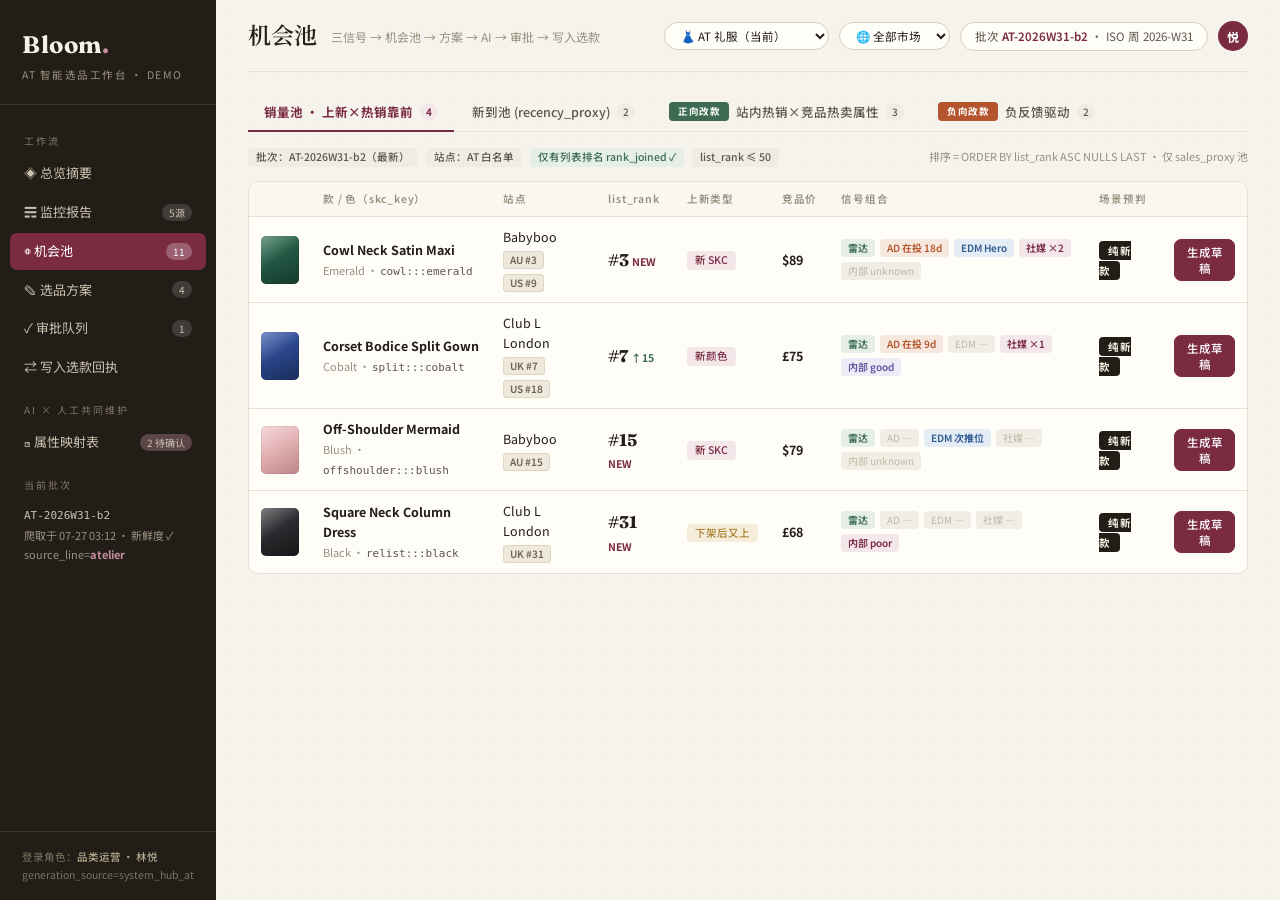
<file: bloom/index.html>
<!DOCTYPE html>
<html lang="zh-CN">
<head>
<meta charset="UTF-8">
<meta name="viewport" content="width=device-width, initial-scale=1.0">
<title>Bloom · AT 智能选品工作台</title>
<link rel="preconnect" href="https://fonts.googleapis.com">
<link href="https://fonts.googleapis.com/css2?family=Fraunces:opsz,wght@9..144,400;9..144,600;9..144,700&family=Noto+Serif+SC:wght@600;700&family=Noto+Sans+SC:wght@400;500;700&display=swap" rel="stylesheet">
<style>
:root{
  --bg:#f6f3ec;
  --panel:#fffdf8;
  --panel2:#faf7f0;
  --ink:#221d17;
  --ink2:#5c554b;
  --ink3:#98907f;
  --line:#e6e0d2;
  --line2:#d8d0bd;
  --accent:#7a2b42;      /* 酒红 */
  --accent-soft:#f4e7ea;
  --gold:#a97e2f;
  --gold-soft:#f5edda;
  --green:#3d6b52;
  --green-soft:#e5efe8;
  --orange:#b4552d;
  --orange-soft:#f7e8df;
  --blue:#2d5a8f;
  --blue-soft:#e4ecf5;
  --violet:#63549e;
  --violet-soft:#ecebf6;
  --red:#a83232;
  --red-soft:#f6e3e3;
  --radius:10px;
  --serif:"Fraunces","Noto Serif SC",serif;
  --sans:"Noto Sans SC","PingFang SC",-apple-system,sans-serif;
}
*{margin:0;padding:0;box-sizing:border-box}
body{
  font-family:var(--sans);
  background:var(--bg);
  color:var(--ink);
  font-size:13px;
  line-height:1.6;
  background-image:radial-gradient(rgba(122,43,66,.028) 1px,transparent 1px);
  background-size:22px 22px;
}
::selection{background:var(--accent);color:#fff}

/* ============ 布局 ============ */
.app{display:flex;min-height:100vh}
.sidebar{
  width:216px;flex-shrink:0;background:var(--ink);color:#e9e2d5;
  display:flex;flex-direction:column;position:sticky;top:0;height:100vh;
}
.logo{padding:26px 22px 20px;border-bottom:1px solid rgba(233,226,213,.12)}
.logo h1{font-family:var(--serif);font-size:24px;font-weight:700;letter-spacing:.5px;color:#f6f1e6}
.logo h1 em{color:#c88fa2;font-style:normal}
.logo p{font-size:10.5px;color:#9a917f;margin-top:3px;letter-spacing:1.5px}
.nav{padding:14px 10px;flex:1}
.nav-group{font-size:10px;letter-spacing:2px;color:#7d7462;padding:14px 14px 6px;text-transform:uppercase}
.nav-item{
  display:flex;align-items:center;gap:9px;padding:8px 14px;border-radius:7px;
  cursor:pointer;color:#c9c1af;font-size:13px;margin-bottom:2px;transition:all .15s;
  position:relative;
}
.nav-item:hover{background:rgba(255,255,255,.06);color:#f2ecdf}
.nav-item.active{background:var(--accent);color:#fff}
.nav-item .num{
  margin-left:auto;background:rgba(255,255,255,.14);font-size:10px;
  padding:0 7px;border-radius:9px;line-height:17px;
}
.nav-item.active .num{background:rgba(255,255,255,.25)}
.nav-item svg{width:15px;height:15px;flex-shrink:0}
.sidebar-foot{padding:16px 22px;border-top:1px solid rgba(233,226,213,.12);font-size:10.5px;color:#7d7462;line-height:1.7}
.sidebar-foot b{color:#b3a98f;font-weight:500}

.main{flex:1;min-width:0;padding:0 32px 60px}
.topbar{
  display:flex;align-items:center;gap:14px;padding:18px 0 16px;
  border-bottom:1px solid var(--line);margin-bottom:22px;position:sticky;top:0;
  background:linear-gradient(var(--bg) 88%,transparent);z-index:50;
}
.topbar h2{font-family:var(--serif);font-size:23px;font-weight:600}
.topbar .crumb{color:var(--ink3);font-size:12px}
.topbar .right{margin-left:auto;display:flex;gap:10px;align-items:center}
.batch-pill{
  background:var(--panel);border:1px solid var(--line2);border-radius:20px;
  padding:4px 14px;font-size:11.5px;color:var(--ink2);
}
.batch-pill b{color:var(--accent);font-weight:600}
.avatar{
  width:30px;height:30px;border-radius:50%;background:var(--accent);color:#fff;
  display:flex;align-items:center;justify-content:center;font-size:12px;font-weight:700;
}

/* ============ 通用组件 ============ */
.card{background:var(--panel);border:1px solid var(--line);border-radius:var(--radius);overflow:hidden}
.card-head{padding:13px 18px;border-bottom:1px solid var(--line);display:flex;align-items:center;gap:10px}
.card-head h3{font-size:13.5px;font-weight:700}
.card-head .hint{font-size:11px;color:var(--ink3);font-weight:400}
.card-body{padding:16px 18px}

.tag{display:inline-flex;align-items:center;gap:4px;font-size:10.5px;padding:1px 8px;border-radius:4px;font-weight:500;white-space:nowrap}
.tag.accent{background:var(--accent-soft);color:var(--accent)}
.tag.gold{background:var(--gold-soft);color:var(--gold)}
.tag.green{background:var(--green-soft);color:var(--green)}
.tag.orange{background:var(--orange-soft);color:var(--orange)}
.tag.blue{background:var(--blue-soft);color:var(--blue)}
.tag.violet{background:var(--violet-soft);color:var(--violet)}
.tag.red{background:var(--red-soft);color:var(--red)}
.tag.gray{background:#efece3;color:var(--ink2)}
.tag.outline{background:transparent;border:1px dashed var(--line2);color:var(--ink3)}

.btn{
  display:inline-flex;align-items:center;gap:6px;padding:7px 16px;border-radius:7px;
  border:1px solid var(--line2);background:var(--panel);color:var(--ink);
  font-size:12.5px;font-weight:500;cursor:pointer;font-family:var(--sans);transition:all .15s;
}
.btn:hover{border-color:var(--accent);color:var(--accent)}
.btn.primary{background:var(--accent);border-color:var(--accent);color:#fff}
.btn.primary:hover{background:#651f34;color:#fff}
.btn.ghost{border-color:transparent;background:transparent;color:var(--ink2)}
.btn.ghost:hover{color:var(--accent)}
.btn.sm{padding:4px 11px;font-size:11.5px}
.btn.danger{color:var(--red);border-color:#e3c8c8}
.btn.danger:hover{background:var(--red);color:#fff;border-color:var(--red)}
.btn:disabled{opacity:.45;cursor:not-allowed}

table.tbl{width:100%;border-collapse:collapse;font-size:12.5px}
table.tbl th{
  text-align:left;font-size:10.5px;letter-spacing:.8px;color:var(--ink3);font-weight:600;
  padding:9px 12px;border-bottom:1px solid var(--line);background:var(--panel2);white-space:nowrap;
}
table.tbl td{padding:10px 12px;border-bottom:1px solid var(--line);vertical-align:middle}
table.tbl tr:last-child td{border-bottom:none}
table.tbl tr.clickable{cursor:pointer}
table.tbl tr.clickable:hover td{background:#fbf8f0}

.swatch{
  width:38px;height:48px;border-radius:5px;flex-shrink:0;position:relative;overflow:hidden;
  box-shadow:inset 0 0 0 1px rgba(0,0,0,.08);
}
.swatch::after{
  content:"";position:absolute;inset:0;
  background:linear-gradient(145deg,rgba(255,255,255,.35),transparent 45%,rgba(0,0,0,.12));
}
.swatch.lg{width:56px;height:72px;border-radius:7px}

.field{margin-bottom:14px}
.field label{display:block;font-size:11px;font-weight:600;color:var(--ink2);margin-bottom:5px}
.field label .req{color:var(--red)}
.field input[type=text],.field textarea,.field select{
  width:100%;padding:8px 11px;border:1px solid var(--line2);border-radius:7px;
  font-family:var(--sans);font-size:12.5px;background:#fff;color:var(--ink);outline:none;
}
.field input:focus,.field textarea:focus,.field select:focus{border-color:var(--accent)}
.field textarea{resize:vertical;min-height:60px}
.field .sub{font-size:10.5px;color:var(--ink3);margin-top:4px}

.status-badge{display:inline-flex;align-items:center;gap:5px;font-size:11px;font-weight:600;padding:2px 10px;border-radius:12px}
.status-badge::before{content:"";width:6px;height:6px;border-radius:50%;background:currentColor}
.st-Draft{background:#efece3;color:var(--ink2)}
.st-AI_Reviewing{background:var(--violet-soft);color:var(--violet)}
.st-AI_Done{background:var(--blue-soft);color:var(--blue)}
.st-Pending_Approval{background:var(--gold-soft);color:var(--gold)}
.st-Rejected{background:var(--red-soft);color:var(--red)}
.st-Sync_Pending{background:var(--orange-soft);color:var(--orange)}
.st-Sync_Failed{background:var(--red-soft);color:var(--red)}
.st-Synced_To_Selection{background:var(--green-soft);color:var(--green)}

.gate{display:flex;align-items:center;gap:8px;padding:7px 0;border-bottom:1px dashed var(--line);font-size:12px}
.gate:last-child{border-bottom:none}
.gate .dot{width:9px;height:9px;border-radius:50%;flex-shrink:0}
.gate .dot.ok{background:var(--green)}
.gate .dot.warn{background:var(--gold)}
.gate .dot.bad{background:var(--red)}
.gate .dot.unknown{background:var(--ink3)}
.gate .val{margin-left:auto;font-weight:600;font-size:11px}

.page{display:none;animation:fadeUp .35s ease}
.page.active{display:block}
@keyframes fadeUp{from{opacity:0;transform:translateY(8px)}to{opacity:1;transform:none}}

.grid2{display:grid;grid-template-columns:1fr 1fr;gap:18px}
.grid3{display:grid;grid-template-columns:repeat(3,1fr);gap:18px}
.grid4{display:grid;grid-template-columns:repeat(4,1fr);gap:14px}

/* 场景标记 */
.scenario{font-size:10.5px;font-weight:700;padding:2px 9px;border-radius:4px;letter-spacing:.5px}
.sc-new{background:var(--ink);color:#f3edde}
.sc-pos{background:var(--green);color:#fff}
.sc-neg{background:var(--orange);color:#fff}

/* 信号图标行 */
.sig-row{display:flex;gap:5px;flex-wrap:wrap}
.sig{
  font-size:10px;padding:1px 7px;border-radius:4px;font-weight:600;
  display:inline-flex;align-items:center;gap:4px;
}
.sig-radar{background:var(--green-soft);color:var(--green)}
.sig-ads{background:var(--orange-soft);color:var(--orange)}
.sig-email{background:var(--blue-soft);color:var(--blue)}
.sig-social{background:var(--accent-soft);color:var(--accent)}
.sig-internal{background:var(--violet-soft);color:var(--violet)}
.sig.off{background:#f0ede4;color:#c0b8a5;font-weight:400}
.sig.mkt{background:#eee9dc;color:#6b6353;box-shadow:inset 0 0 0 1px #ddd5c2}
.sig.mkt.on{background:var(--ink);color:#f3edde;box-shadow:none}

/* Tabs */
.tabs{display:flex;gap:2px;border-bottom:1px solid var(--line);margin-bottom:16px}
.tab{
  padding:8px 16px;font-size:12.5px;color:var(--ink2);cursor:pointer;border-bottom:2px solid transparent;
  margin-bottom:-1px;font-weight:500;display:flex;align-items:center;gap:7px;
}
.tab:hover{color:var(--accent)}
.tab.active{color:var(--accent);border-bottom-color:var(--accent);font-weight:700}
.tab .cnt{background:#efece3;color:var(--ink2);font-size:10px;padding:0 6px;border-radius:8px;line-height:16px}
.tab.active .cnt{background:var(--accent-soft);color:var(--accent)}

/* KPI 卡 */
.kpi{background:var(--panel);border:1px solid var(--line);border-radius:var(--radius);padding:16px 18px;position:relative;overflow:hidden}
.kpi::before{content:"";position:absolute;left:0;top:0;bottom:0;width:3px;background:var(--accent)}
.kpi .k-label{font-size:11px;color:var(--ink3);font-weight:600;letter-spacing:.5px}
.kpi .k-value{font-family:var(--serif);font-size:30px;font-weight:700;margin:4px 0 2px}
.kpi .k-sub{font-size:11px;color:var(--ink2)}
.kpi .k-sub b{color:var(--green)}

/* 漏斗 */
.funnel{display:flex;align-items:stretch;gap:0;margin-top:6px}
.funnel .f-step{flex:1;text-align:center;position:relative;padding:14px 6px}
.funnel .f-step:not(:last-child)::after{
  content:"›";position:absolute;right:-6px;top:50%;transform:translateY(-50%);
  color:var(--line2);font-size:22px;z-index:2;
}
.funnel .f-num{font-family:var(--serif);font-size:26px;font-weight:700}
.funnel .f-name{font-size:11px;color:var(--ink2);margin-top:2px}
.funnel .f-step.hl .f-num{color:var(--accent)}

/* AI 建议输出 */
.ai-verdict{
  border-radius:var(--radius);padding:16px 18px;margin-bottom:14px;
  border:1px solid;position:relative;
}
.ai-verdict.recommend{background:var(--green-soft);border-color:#c4d9cc}
.ai-verdict.cautious{background:var(--gold-soft);border-color:#e2d3ab}
.ai-verdict.mto{background:var(--blue-soft);border-color:#c3d3e5}
.ai-verdict.reject{background:var(--red-soft);border-color:#e0c3c3}
.ai-verdict h4{font-family:var(--serif);font-size:17px;margin-bottom:4px}
.ai-verdict .v-label{font-size:10px;letter-spacing:2px;font-weight:700;opacity:.6;text-transform:uppercase}
.ai-sec{margin-bottom:12px}
.ai-sec h5{font-size:11px;letter-spacing:1px;color:var(--ink3);font-weight:700;margin-bottom:6px;text-transform:uppercase}
.ai-sec ul{padding-left:18px}
.ai-sec li{margin-bottom:4px;font-size:12.5px}

/* 时间线 */
.timeline{position:relative;padding-left:20px}
.timeline::before{content:"";position:absolute;left:5px;top:6px;bottom:6px;width:1px;background:var(--line2)}
.tl-item{position:relative;padding-bottom:14px;font-size:12px}
.tl-item::before{
  content:"";position:absolute;left:-19px;top:5px;width:9px;height:9px;border-radius:50%;
  background:var(--panel);border:2px solid var(--ink3);
}
.tl-item.done::before{background:var(--green);border-color:var(--green)}
.tl-item.now::before{background:var(--accent);border-color:var(--accent);box-shadow:0 0 0 3px var(--accent-soft)}
.tl-item .tl-time{color:var(--ink3);font-size:10.5px}

/* 提示条 */
.notice{
  display:flex;gap:10px;align-items:flex-start;padding:11px 14px;border-radius:8px;
  font-size:12px;margin-bottom:14px;border:1px solid;
}
.notice.warn{background:var(--gold-soft);border-color:#e2d3ab;color:#6d5320}
.notice.info{background:var(--blue-soft);border-color:#c3d3e5;color:#274c76}
.notice.err{background:var(--red-soft);border-color:#e0c3c3;color:#7e2727}

/* Toast */
#toast{
  position:fixed;bottom:26px;left:50%;transform:translateX(-50%) translateY(80px);
  background:var(--ink);color:#f3edde;padding:11px 22px;border-radius:9px;font-size:13px;
  transition:transform .3s cubic-bezier(.2,.9,.3,1.2);z-index:999;box-shadow:0 8px 30px rgba(0,0,0,.25);
}
#toast.show{transform:translateX(-50%) translateY(0)}

/* 弹层 */
.modal-mask{
  position:fixed;inset:0;background:rgba(34,29,23,.45);z-index:200;display:none;
  align-items:center;justify-content:center;backdrop-filter:blur(2px);
}
.modal-mask.show{display:flex}
.modal{
  background:var(--panel);border-radius:14px;width:520px;max-width:92vw;max-height:86vh;
  overflow:auto;padding:24px 26px;animation:fadeUp .25s ease;
}
.modal h3{font-family:var(--serif);font-size:19px;margin-bottom:14px}

.mono{font-family:"SF Mono",Menlo,monospace;font-size:11px;color:var(--ink2)}
.rank-num{font-family:var(--serif);font-size:17px;font-weight:700}
.delta-up{color:var(--green);font-size:10.5px;font-weight:700}
.delta-new{color:var(--accent);font-size:10.5px;font-weight:700}
.muted{color:var(--ink3)}
hr.sep{border:none;border-top:1px dashed var(--line2);margin:14px 0}
</style>
</head>
<body>
<div class="app">

<!-- ================= 侧栏 ================= -->
<aside class="sidebar">
  <div class="logo">
    <h1>Bloom<em>.</em></h1>
    <p>AT 智能选品工作台 · DEMO</p>
  </div>
  <nav class="nav">
    <div class="nav-group">工作流</div>
    <div class="nav-item" data-page="dashboard" onclick="go('dashboard')">◈ 总览摘要</div>
    <div class="nav-item" data-page="monitor" onclick="go('monitor')">☴ 监控报告 <span class="num">5源</span></div>
    <div class="nav-item active" data-page="pool" onclick="go('pool')">◍ 机会池 <span class="num" id="nav-pool-cnt">9</span></div>
    <div class="nav-item" data-page="schemes" onclick="go('schemes')">✎ 选品方案 <span class="num" id="nav-scheme-cnt">4</span></div>
    <div class="nav-item" data-page="approval" onclick="go('approval')">✓ 审批队列 <span class="num" id="nav-appr-cnt">1</span></div>
    <div class="nav-item" data-page="receipt" onclick="go('receipt')">⇄ 写入选款回执</div>
    <div class="nav-group">AI × 人工共同维护</div>
    <div class="nav-item" data-page="mapping" onclick="go('mapping')">◳ 属性映射表 <span class="num" style="background:rgba(200,143,162,.35)">2 待确认</span></div>
    <div class="nav-group">当前批次</div>
    <div style="padding:6px 14px;font-size:11px;color:#9a917f;line-height:1.8">
      <span class="mono" style="color:#c9c1af">AT-2026W31-b2</span><br>
      爬取于 07-27 03:12 · 新鲜度 ✓<br>
      source_line=<b style="color:#c88fa2">atelier</b>
    </div>
  </nav>
  <div class="sidebar-foot">
    登录角色：<b>品类运营 · 林悦</b><br>
    generation_source=system_hub_at
  </div>
</aside>

<!-- ================= 主区 ================= -->
<main class="main">
  <div class="topbar">
    <h2 id="page-title">机会池</h2>
    <span class="crumb" id="page-crumb">三信号 → 机会池 → 方案 → AI → 审批 → 写入选款</span>
    <div class="right">
      <select id="cat-sel" onchange="if(this.value!=='AT'){toast('该品类接入中：平台架构支持多品类，数据源标定后即可开通');this.value='AT'}" style="border:1px solid var(--line2);background:var(--panel);border-radius:20px;padding:4px 12px;font-size:11.5px;color:var(--ink);font-family:var(--sans);outline:none;cursor:pointer">
        <option value="AT">👗 AT 礼服（当前）</option>
        <option value="BD">BD 伴娘 · 接入中</option>
        <option value="WD">WD 婚纱 · 接入中</option>
        <option value="MOB">MOB 妈妈裙 · 规划中</option>
      </select>
      <select id="market-sel" onchange="setMarket(this.value)" style="border:1px solid var(--line2);background:var(--panel);border-radius:20px;padding:4px 12px;font-size:11.5px;color:var(--ink);font-family:var(--sans);outline:none;cursor:pointer">
        <option value="all">🌐 全部市场</option>
        <option value="US">🇺🇸 美国 US</option>
        <option value="UK">🇬🇧 英国 UK</option>
        <option value="AU">🇦🇺 澳洲 AU</option>
      </select>
      <span class="batch-pill">批次 <b>AT-2026W31-b2</b> · ISO 周 2026-W31</span>
      <div class="avatar">悦</div>
    </div>
  </div>

  <!-- ========== 页面：总览 ========== -->
  <section class="page" id="page-dashboard">
    <!-- 北极星 + 结果指标：增量是唯一核心目标 -->
    <div style="display:grid;grid-template-columns:1.7fr 1fr 1fr 1fr;gap:14px;margin-bottom:18px">
      <div class="kpi" style="background:var(--ink);border-color:var(--ink)">
        <div class="k-label" style="color:#b3a98f">★ 北极星 · 系统选款带来的增量 GMV</div>
        <div class="k-value" style="color:#f6f1e6">$186K</div>
        <div class="k-sub" style="color:#c9c1af">上线以来 60 天口径 · 23 款已上架 · 占品类新款 GMV <b style="color:#8fc7a4">12.4%</b>（目标 ≥10%）</div>
      </div>
      <div class="kpi"><div class="k-label">30 天动销率 · 系统款 vs 人工款</div><div class="k-value">78%</div><div class="k-sub">人工选款同期 61%，<b>+17pp</b></div></div>
      <div class="kpi"><div class="k-label">单款平均 30 天销量</div><div class="k-value">142 件</div><div class="k-sub">对照组（同期人工选款）106 件，<b>+34%</b></div></div>
      <div class="kpi"><div class="k-label">在途款 · 写入选款后未上架</div><div class="k-value">17</div><div class="k-sub">打版 6 · 生管生产 7 · 商品信息准备 4</div></div>
    </div>

    <!-- 护栏指标：不是目标，是防止北极星失真的过程监控 -->
    <div class="grid3" style="margin-bottom:18px">
      <div class="card">
        <div class="card-head"><h3>护栏 · 覆盖率（分渠道）</h3><span class="hint">分母按渠道单独定义，不合并</span></div>
        <div class="card-body" style="padding:0">
          <table class="tbl">
            <tr><th>渠道</th><th>分母（本批应捕获）</th><th>覆盖</th></tr>
            <tr><td>竞品官网列表</td><td>上新 × 前 50 名 = 18 款</td><td><b style="color:var(--green)">18/18</b></td></tr>
            <tr><td>竞品广告在投</td><td>在投 ≥14 天 = 6 款</td><td><b style="color:var(--green)">6/6</b></td></tr>
            <tr><td>竞品邮件主推</td><td>主推位 = 5 款</td><td><b style="color:var(--green)">5/5</b></td></tr>
            <tr><td>社媒舆情</td><td>人工录入，无客观分母</td><td class="muted">不设覆盖率</td></tr>
          </table>
          <p class="muted" style="font-size:11px;padding:8px 14px;margin:0">意义：增量的前提是「看见」——漏掉的爆款连被评估的机会都没有。覆盖率跌破 100% 才需行动，达标时无需关注。</p>
        </div>
      </div>
      <div class="card">
        <div class="card-head"><h3>护栏 · 成稿时长（前后对比）</h3></div>
        <div class="card-body">
          <div style="font-size:11.5px;margin-bottom:5px">改造前 · 人工找款+成稿 <b style="float:right">6.8h</b></div>
          <div style="height:14px;background:#e0dbcd;border-radius:7px;margin-bottom:12px"><div style="height:100%;width:100%;background:var(--ink3);border-radius:7px"></div></div>
          <div style="font-size:11.5px;margin-bottom:5px">现在 · 系统辅助 <b style="float:right;color:var(--green)">3.2h（−53%）</b></div>
          <div style="height:14px;background:#e0dbcd;border-radius:7px;margin-bottom:12px"><div style="height:100%;width:47%;background:var(--green);border-radius:7px"></div></div>
          <p class="muted" style="font-size:11px;margin:0">基线 = 上线前 4 周运营人工找款抽样日记；现值 = 系统时间戳（打开机会 → 提交审批），同品类同场景口径。</p>
        </div>
      </div>
      <div class="card">
        <div class="card-head"><h3>护栏 · AI 质量</h3><span class="hint">防减损，不作为目标</span></div>
        <div class="card-body">
          <div class="gate"><span class="dot ok"></span>负责人终审通过率<span class="val">84%</span></div>
          <div class="gate"><span class="dot ok"></span>关键规则违背（越允许集）<span class="val">0 次</span></div>
          <div class="gate"><span class="dot warn"></span>驳回原因回流<span class="val">12 条 → 提示词已迭代 3 版</span></div>
          <hr class="sep">
          <p class="muted" style="font-size:11px;margin:0">AI 建议质量最终由北极星验证：系统款的销量表现好，AI 才算真的有用；通过率只用于监控 AI 是否在拖累流程。</p>
        </div>
      </div>
    </div>

    <div class="card" style="margin-bottom:18px">
      <div class="card-head"><h3>选品链路 · 本批次（平台内）</h3><span class="hint">AT-2026W31-b2 · 实时</span></div>
      <div class="card-body">
        <div class="funnel">
          <div class="f-step"><div class="f-num">47</div><div class="f-name">信号入库</div></div>
          <div class="f-step hl"><div class="f-num">9</div><div class="f-name">机会池</div></div>
          <div class="f-step"><div class="f-num">4</div><div class="f-name">方案草稿</div></div>
          <div class="f-step"><div class="f-num">2</div><div class="f-name">AI 建议完成</div></div>
          <div class="f-step"><div class="f-num">1</div><div class="f-name">待负责人审批</div></div>
          <div class="f-step hl"><div class="f-num">1</div><div class="f-name">已写入选款</div></div>
        </div>
      </div>
    </div>

    <div class="card" style="margin-bottom:18px">
      <div class="card-head"><h3>落地链路 · 上线以来累计（下游系统）</h3><span class="hint">goods_id 全链路贯穿 · 上架后销量自动回流北极星</span></div>
      <div class="card-body">
        <div class="funnel">
          <div class="f-step"><div class="f-num">40</div><div class="f-name">写入选款</div></div>
          <div class="f-step"><div class="f-num">34</div><div class="f-name">打版完成</div></div>
          <div class="f-step"><div class="f-num">28</div><div class="f-name">生管系统生产</div></div>
          <div class="f-step"><div class="f-num">26</div><div class="f-name">商品信息就绪</div></div>
          <div class="f-step hl"><div class="f-num">23</div><div class="f-name">已上架</div></div>
          <div class="f-step hl"><div class="f-num">18</div><div class="f-name">30 天内产生销量</div></div>
        </div>
        <p class="muted" style="font-size:11px;margin:6px 0 0">流失关注点：打版→生产 6 款卡在面料齐套；信息就绪→上架 3 款等摄影排期。下游环节的时效同样决定增量兑现速度。</p>
      </div>
    </div>

    <div class="grid2">
      <div class="card">
        <div class="card-head"><h3>五信号源健康度</h3></div>
        <div class="card-body">
          <div class="gate"><span class="dot ok"></span>竞品网站雷达（AT 轨）<span class="val" style="color:var(--green)">正常 · 5 站 · age 10h</span></div>
          <div class="gate"><span class="dot ok"></span>竞品广告投放（Ad Library）<span class="val" style="color:var(--green)">正常 · Meta/TikTok · 32 条在投</span></div>
          <div class="gate"><span class="dot ok"></span>竞品邮件主推（订阅收件箱）<span class="val" style="color:var(--green)">正常 · 本周 11 封</span></div>
          <div class="gate"><span class="dot warn"></span>社媒舆情（人工录入）<span class="val" style="color:var(--gold)">本周 6 条 · 1 条翻车</span></div>
          <div class="gate"><span class="dot ok"></span>AZ 相似款销量（盘古三维）<span class="val" style="color:var(--green)">正常 · computed 07-27</span></div>
        </div>
      </div>
      <div class="card">
        <div class="card-head"><h3>三类场景分布（本批次机会）</h3></div>
        <div class="card-body">
          <div class="gate"><span class="scenario sc-new">纯新款</span><span style="font-size:12px;color:var(--ink2)">竞品上新×热销，站内无同款</span><span class="val">4 个</span></div>
          <div class="gate"><span class="scenario sc-pos">正向改款</span><span style="font-size:12px;color:var(--ink2)">站内热销款 × 竞品热卖属性叠加</span><span class="val">3 个</span></div>
          <div class="gate"><span class="scenario sc-neg">负向改款</span><span style="font-size:12px;color:var(--ink2)">用户负反馈（VOC/退货/翻车）驱动</span><span class="val">2 个</span></div>
          <hr class="sep">
          <p class="muted" style="font-size:11.5px">场景由信号组合自动预判，运营在方案草稿中可修改。纯新款侧重「不漏」，正向改款侧重「放大确定性」，负向改款侧重「止损修复」。</p>
        </div>
      </div>
    </div>
  </section>

  <!-- ========== 页面：监控报告 ========== -->
  <section class="page" id="page-monitor">
    <div class="tabs" id="monitor-tabs">
      <div class="tab active" data-mtab="radar" onclick="mtab('radar')">竞品网站雷达 <span class="cnt">12</span></div>
      <div class="tab" data-mtab="ads" onclick="mtab('ads')">竞品广告投放 <span class="cnt">5</span></div>
      <div class="tab" data-mtab="email" onclick="mtab('email')">竞品邮件主推 <span class="cnt">4</span></div>
      <div class="tab" data-mtab="social" onclick="mtab('social')">社媒舆情 <span class="cnt">6</span></div>
      <div class="tab" data-mtab="internal" onclick="mtab('internal')">AZ 相似款表现 <span class="cnt">8</span></div>
    </div>

    <!-- 雷达 -->
    <div class="mpanel" id="mpanel-radar">
      <div class="notice info">◈ 数据来自每周对竞品官网的自动爬取，和上一轮对比得出「谁上新了、谁下架了、排名变化」。所有原始爬取记录保留 90 天，审批时可回查证据。按上架时间排序的站（Oh Polly、House of CB）单独归入新到池，不和销量排序的站混在一起。</div>
      <div class="card">
        <div class="card-head"><h3>上新 & 下架动态</h3><span class="hint">批次 AT-2026W31-b2 · data_week 2026-W31</span></div>
        <table class="tbl" id="radar-table"></table>
      </div>
    </div>

    <!-- 广告投放 -->
    <div class="mpanel" id="mpanel-ads" style="display:none">
      <div class="notice info">◈ 新信号源：竞品在 <b>Meta / TikTok 广告库</b>投放中的款。持续在投 ≥14 天 ≈ 竞品用真金白银验证过的款，作为机会池 <span class="sig sig-ads">AD 在投</span> 信号叠加。</div>
      <div class="card">
        <div class="card-head"><h3>在投广告监控</h3><span class="hint">采集于 07-27 · 按预估投放强度降序</span></div>
        <table class="tbl" id="ads-table"></table>
      </div>
    </div>

    <!-- 邮件主推 -->
    <div class="mpanel" id="mpanel-email" style="display:none">
      <div class="notice info">◈ 新信号源：订阅竞品官方 Newsletter，解析邮件中的<b>主推位（Hero）与次推位</b>商品。邮件主推 = 竞品自己的流量倾斜意图，作为机会池 <span class="sig sig-email">EDM 主推</span> 信号叠加。</div>
      <div class="card">
        <div class="card-head"><h3>本周竞品邮件拆解</h3><span class="hint">收件箱 at-radar@ · 本周 11 封，命中 AT 品类 4 封</span></div>
        <table class="tbl" id="email-table"></table>
      </div>
    </div>

    <!-- 社媒 -->
    <div class="mpanel" id="mpanel-social" style="display:none">
      <div class="notice warn">⚠ 一期为运营人工录入（默认 Instagram）。标记「翻车」的帖子会自动把关联款置为舆情风险，AI 建议和负责人审批时都会高亮提醒。</div>
      <div class="card">
        <div class="card-head"><h3>社媒证据（好评 / 翻车帖，挂到机会或方案上）</h3>
          <span style="margin-left:auto"><button class="btn sm primary" onclick="toast('Demo：打开社媒证据录入表单（platform / post_url / 翻车标记）')">＋ 录入证据</button></span>
        </div>
        <table class="tbl" id="social-table"></table>
      </div>
    </div>

    <!-- 内部相似款 -->
    <div class="mpanel" id="mpanel-internal" style="display:none">
      <div class="notice info">◈ 这是五个信号源里唯一的<b>内部视角</b>：竞品信号说"外面什么在火"，这里回答"<b>长得像的款我们自己卖过吗、卖得怎么样</b>"（按廓形+面料+颜色找自家相似款）。它不用来发现竞品机会，而是用来<b>验证机会、拦截风险</b>——自家相似款卖得好 → 机会加分；卖不动/退货高 → 机会减分；没做过 → 标"无参考"，不装作没风险。同时它独立产出正向改款（自家热销）和负向改款（被吐槽）两类机会。</div>
      <div class="card">
        <div class="card-head"><h3>自家相似款战绩（近 12 个月）</h3><span class="hint">数据更新于 2026-07-27</span></div>
        <table class="tbl" id="internal-table"></table>
      </div>
    </div>

  </section>

  <!-- ========== 页面：属性映射表（AI × 人工共维模块） ========== -->
  <section class="page" id="page-mapping">
    <div class="notice info">◈ 这是属性体系的<b>字典层</b>，由 AI 和人工共同维护：内部属性有标准叫法，竞品站对同一个东西的叫法五花八门（我们叫"鱼尾"，竞品叫 mermaid / fishtail / trumpet）。<b>竞品热卖属性榜和相似款匹配都依赖这张表</b>——映射缺一条，对应的信号就等于不存在。</div>

    <div class="grid3" style="margin-bottom:16px">
      <div class="card"><div class="card-body">
        <div style="font-size:11px;letter-spacing:1px;color:var(--violet);font-weight:700;margin-bottom:8px">🤖 AI 负责</div>
        <div style="font-size:12.5px;line-height:2">每轮爬取自动发现新叫法<br>给出归类建议 + 置信度<br>巡检已生效映射的一致性（同词不同映射告警）</div>
      </div></div>
      <div class="card"><div class="card-body">
        <div style="font-size:11px;letter-spacing:1px;color:var(--accent);font-weight:700;margin-bottom:8px">👤 人工负责</div>
        <div style="font-size:12.5px;line-height:2">确认 / 修正 AI 的归类建议<br>裁决归并规则（如 trumpet 归不归鱼尾）<br>新增内部没有的属性维度</div>
      </div></div>
      <div class="card"><div class="card-body">
        <div style="font-size:11px;letter-spacing:1px;color:var(--green);font-weight:700;margin-bottom:8px">⇄ 共同产出</div>
        <div style="font-size:12.5px;line-height:2">映射 128 条 · 覆盖竞品在售款 <b>96%</b><br>AI 建议采纳率 <b>87%</b>（人工修正回流优化）<br>词典版本化，变更可追溯</div>
      </div></div>
    </div>
      <div class="card" style="margin-bottom:16px">
        <div class="card-head"><h3>已生效映射</h3><span class="hint">内部标准叫法 ⇄ 竞品站外部叫法 · 全品类共用，逐品类扩充</span>
          <span style="margin-left:auto"><button class="btn sm primary" onclick="toast('Demo：新增映射（选内部属性 → 填外部叫法 → 生效）')">＋ 新增映射</button></span>
        </div>
        <table class="tbl">
          <tr><th>内部标准属性（维度）</th><th>竞品站叫法（示例）</th><th>映射来源</th><th>本批命中</th><th>状态</th></tr>
          <tr>
            <td><b>方领</b> <span class="muted">（领形）</span></td>
            <td class="mono">square neck · square neckline · squared bust</td>
            <td><span class="tag gray">词典规则</span></td><td>9 款</td>
            <td><span class="tag green">已生效</span></td>
          </tr>
          <tr>
            <td><b>垂领</b> <span class="muted">（领形）</span></td>
            <td class="mono">cowl neck · draped neckline</td>
            <td><span class="tag gray">词典规则</span></td><td>3 款</td>
            <td><span class="tag green">已生效</span></td>
          </tr>
          <tr>
            <td><b>鱼尾</b> <span class="muted">（廓形）</span></td>
            <td class="mono">mermaid · fishtail · trumpet</td>
            <td><span class="tag blue">AI 建议 + 人工核对</span></td><td>11 款</td>
            <td><span class="tag green">已生效</span> <span class="muted" style="font-size:10.5px">注：内部区分鱼尾/小鱼尾，外部混用，按归并规则处理</span></td>
          </tr>
          <tr>
            <td><b>后背绑带</b> <span class="muted">（背部设计）</span></td>
            <td class="mono">tie-back · lace-up back · strappy back</td>
            <td><span class="tag blue">AI 建议 + 人工核对</span></td><td>6 款</td>
            <td><span class="tag green">已生效</span></td>
          </tr>
          <tr>
            <td><b>泡泡袖</b> <span class="muted">（袖型）</span></td>
            <td class="mono">puff sleeve · balloon sleeve</td>
            <td><span class="tag gray">词典规则</span></td><td>4 款</td>
            <td><span class="tag green">已生效</span></td>
          </tr>
          <tr>
            <td><b>重磅缎</b> <span class="muted">（面料）</span></td>
            <td class="mono">heavy satin · duchess satin · matte satin</td>
            <td><span class="tag blue">AI 建议 + 人工核对</span></td><td>14 款</td>
            <td><span class="tag green">已生效</span> <span class="muted" style="font-size:10.5px">satin 家族按克重/光泽拆分，避免全部归"缎面"</span></td>
          </tr>
          <tr>
            <td><b>祖母绿</b> <span class="muted">（颜色 → 色族）</span></td>
            <td class="mono">emerald · forest green · deep green</td>
            <td><span class="tag gray">色族词典</span></td><td>5 款</td>
            <td><span class="tag green">已生效</span> <span class="muted" style="font-size:10.5px">颜色按色族归并参与匹配，不追求逐色对齐</span></td>
          </tr>
        </table>
      </div>
      <div class="card">
        <div class="card-head"><h3>待确认队列（爬取中发现的新叫法）</h3><span class="hint">未映射前，带这些词的款不参与属性统计——尽快归类</span></div>
        <table class="tbl">
          <tr><th>外部新叫法</th><th>出现于</th><th>本批出现</th><th>AI 归类建议</th><th></th></tr>
          <tr>
            <td class="mono"><b>scuba fabric</b></td><td>Babyboo · 商品详情</td><td>3 款</td>
            <td>候选：太空棉（面料）· 置信度中</td>
            <td><button class="btn sm" onclick="toast('Demo：已确认映射 scuba fabric → 太空棉，下批爬取生效')">确认归类</button></td>
          </tr>
          <tr>
            <td class="mono"><b>bardot neckline</b></td><td>Club L London · 列表页</td><td>2 款</td>
            <td>候选：一字肩（领形）· 置信度高</td>
            <td><button class="btn sm" onclick="toast('Demo：已确认映射 bardot → 一字肩，下批爬取生效')">确认归类</button></td>
          </tr>
        </table>
      </div>
  </section>

  <!-- ========== 页面：机会池 ========== -->
  <section class="page active" id="page-pool">
    <div class="tabs">
      <div class="tab active" data-ptab="sales" onclick="ptab('sales')">销量池 · 上新×热销靠前 <span class="cnt" id="cnt-sales">4</span></div>
      <div class="tab" data-ptab="recency" onclick="ptab('recency')">新到池 (recency_proxy) <span class="cnt" id="cnt-recency">2</span></div>
      <div class="tab" data-ptab="positive" onclick="ptab('positive')"><span class="scenario sc-pos" style="font-size:9.5px">正向改款</span> 站内热销×竞品热卖属性 <span class="cnt" id="cnt-positive">3</span></div>
      <div class="tab" data-ptab="negative" onclick="ptab('negative')"><span class="scenario sc-neg" style="font-size:9.5px">负向改款</span> 负反馈驱动 <span class="cnt" id="cnt-negative">2</span></div>
    </div>

    <div id="pool-filters" style="display:flex;gap:8px;margin-bottom:14px;align-items:center;flex-wrap:wrap">
      <span class="tag gray">批次：AT-2026W31-b2（最新）</span>
      <span class="tag gray">站点：AT 白名单</span>
      <span class="tag green">仅有列表排名 rank_joined ✓</span>
      <span class="tag gray">list_rank ≤ 50</span>
      <span class="muted" style="font-size:11px;margin-left:auto">排序 = ORDER BY list_rank ASC NULLS LAST · 仅 sales_proxy 池</span>
    </div>

    <div id="pool-content"></div>
  </section>

  <!-- ========== 页面：选品方案列表 ========== -->
  <section class="page" id="page-schemes">
    <div class="card">
      <div class="card-head"><h3>我的选品方案</h3><span class="hint">状态机：Draft → AI_Reviewing → AI_Done → Pending_Approval → Sync → Synced_To_Selection</span></div>
      <table class="tbl" id="scheme-table"></table>
    </div>
  </section>

  <!-- ========== 页面：方案编辑器 ========== -->
  <section class="page" id="page-editor"></section>

  <!-- ========== 页面：审批队列 ========== -->
  <section class="page" id="page-approval">
    <div class="notice info">◈ 负责人视角（AT 品类负责人）。审批 UI <b>不展示</b> generation_source 为推荐文案；可见 AI 建议、Gates、成本、库存结论与全部证据。驳回必须填写原因（服务 KR3 提示词回流）。</div>
    <div id="approval-content"></div>
  </section>

  <!-- ========== 页面：回执 ========== -->
  <section class="page" id="page-receipt">
    <div class="notice info">◈ 审批通过后同事务写入：审批事件 + outbox + 主状态 Sync_Pending。成功 → Synced_To_Selection；失败 ≤5 次重试 → Sync_Abandoned。所有写入均带 <span class="mono">generation_source=system_hub_at</span>（DB 约束）。</div>
    <div class="card" style="margin-bottom:18px">
      <div class="card-head"><h3>写入选款回执</h3><span class="hint">selection_scheme_sync_outbox</span></div>
      <table class="tbl" id="receipt-table"></table>
    </div>

    <div class="card">
      <div class="card-head"><h3>落地链路追踪（写入选款之后）</h3><span class="hint">goods_id 贯穿：打版 → 生管生产 → 商品信息准备 → 上架 → 销量回流</span></div>
      <table class="tbl">
        <tr><th>款（goods_id）</th><th>打版</th><th>生管系统</th><th>商品信息准备</th><th>上架</th><th>30 天销量 / GMV</th></tr>
        <tr>
          <td class="mono">AZ-P-87901<br><span class="muted">缎面方领长裙 · 正向改款</span></td>
          <td><span class="tag green">完成 06-12</span></td>
          <td><span class="tag green">MPS-24187 · 完工</span></td>
          <td><span class="tag green">图文/尺码/翻译 ✓</span></td>
          <td><span class="tag green">06-30 已上架</span></td>
          <td><b>217 件 · $21.3K</b> <span class="delta-up">↑品类均值 2.1×</span></td>
        </tr>
        <tr>
          <td class="mono">AZ-P-88123<br><span class="muted">Corset 开衩礼服 · 纯新款</span></td>
          <td><span class="tag green">完成 07-08</span></td>
          <td><span class="tag gold">MPS-24460 · 生产中（面料齐套 07-30）</span></td>
          <td><span class="tag gold">摄影排期中</span></td>
          <td class="muted">预计 08-14</td>
          <td class="muted">上架后自动回流</td>
        </tr>
        <tr>
          <td class="mono">AZ-P-88245<br><span class="muted">AZ6520 修复款 · 负向改款</span></td>
          <td><span class="tag gold">打版中（第 2 版样衣）</span></td>
          <td class="muted">待打版确认</td>
          <td class="muted">—</td>
          <td class="muted">—</td>
          <td class="muted">—</td>
        </tr>
        <tr><td colspan="6" class="muted" style="font-size:11px">※ 下游各环节状态从生管 / PIM / 上架系统只读同步；每个环节的时效都会影响增量兑现速度，卡点会在总览「落地链路」漏斗中体现。</td></tr>
      </table>
    </div>
  </section>

</main>
</div>

<div id="toast"></div>
<div class="modal-mask" id="modal-mask" onclick="if(event.target===this)closeModal()"><div class="modal" id="modal-body"></div></div>

<script>
/* ================================================================
   Mock 数据
================================================================ */
const SW = {  // 色卡
  emerald:"linear-gradient(160deg,#2e6b52,#174233)", champagne:"linear-gradient(160deg,#e8d5ae,#c9ab72)",
  dustyblue:"linear-gradient(160deg,#8ba7c4,#5d7d9e)", burgundy:"linear-gradient(160deg,#8a3048,#5a1c2e)",
  blush:"linear-gradient(160deg,#eec4c6,#d59a9e)", black:"linear-gradient(160deg,#3a3a3e,#1a1a1d)",
  ivory:"linear-gradient(160deg,#f4eee0,#ddd2b8)", sage:"linear-gradient(160deg,#a9bda4,#7d967a)",
  cobalt:"linear-gradient(160deg,#3556a8,#1e3468)", terracotta:"linear-gradient(160deg,#c26a45,#8f4527)"
};

/* 机会池 —— 四个池 */
const OPPS = [
  /* 销量池（sales_proxy）：纯新款为主 */
  {id:"AT-W31b2-BB-satin-cowl:::emerald", pool:"sales", scenario:"new", site:"Babyboo", name:"Cowl Neck Satin Maxi", color:"Emerald", sw:"emerald",
   list_rank:3, prev_rank:null, new_type:"新 SKC", price:"$89", rank_semantics:"sales_proxy",
   sig:{radar:true, ads:{on:true,days:18,note:"Meta 在投 18 天，3 组素材"}, email:{on:true,pos:"Hero",note:"07-24 Newsletter 头图主推"}, social:{on:true,n:2}, internal:"unknown"},
   note:"竞品上新即冲到列表第 3，广告+邮件双重加码，强信号纯新款。"},
  {id:"AT-W31b2-CLL-corset-split:::cobalt", pool:"sales", scenario:"new", site:"Club L London", name:"Corset Bodice Split Gown", color:"Cobalt", sw:"cobalt",
   list_rank:7, prev_rank:22, new_type:"新颜色", price:"£75", rank_semantics:"sales_proxy",
   sig:{radar:true, ads:{on:true,days:9,note:"TikTok 在投 9 天"}, email:{on:false}, social:{on:true,n:1}, internal:"good"},
   note:"同款既有色表现好，新色一周内从 22 冲到 7。"},
  {id:"AT-W31b2-BB-offshoulder:::blush", pool:"sales", scenario:"new", site:"Babyboo", name:"Off-Shoulder Mermaid", color:"Blush", sw:"blush",
   list_rank:15, prev_rank:null, new_type:"新 SKC", price:"$79", rank_semantics:"sales_proxy",
   sig:{radar:true, ads:{on:false}, email:{on:true,pos:"次推位",note:"07-22 邮件次推"}, social:{on:false}, internal:"unknown"},
   note:"仅雷达+邮件信号，靠前但无广告加码，建议观察一轮。"},
  {id:"AT-W31b2-CLL-relist:::black", pool:"sales", scenario:"new", site:"Club L London", name:"Square Neck Column Dress", color:"Black", sw:"black",
   list_rank:31, prev_rank:null, new_type:"下架后又上", price:"£68", rank_semantics:"sales_proxy",
   sig:{radar:true, ads:{on:false}, email:{on:false}, social:{on:false}, internal:"poor"},
   note:"老款补货回归；内部同属性 peers 表现差（internal=poor），谨慎。"},

  /* 新到池（recency_proxy） */
  {id:"AT-W31b2-OP-drape-mini:::ivory", pool:"recency", scenario:"new", site:"Oh Polly", name:"Draped Asymmetric Mini", color:"Ivory", sw:"ivory",
   list_rank:null, prev_rank:null, new_type:"新 SKC", price:"$95", rank_semantics:"recency_proxy",
   sig:{radar:true, ads:{on:true,days:21,note:"Meta 在投 21 天 · 高强度"}, email:{on:false}, social:{on:true,n:3}, internal:"unknown"},
   note:"recency 站无销量排序，但广告在投 21 天 + 3 条社媒好评，可代偿判断热度。"},
  {id:"AT-W31b2-HOCB-lace-corset:::burgundy", pool:"recency", scenario:"new", site:"House of CB", name:"Lace Corset Midi", color:"Burgundy", sw:"burgundy",
   list_rank:null, prev_rank:null, new_type:"新颜色", price:"£129", rank_semantics:"recency_proxy",
   sig:{radar:true, ads:{on:false}, email:{on:true,pos:"Hero",note:"07-25 'New In' 邮件头图"}, social:{on:false}, internal:"good"},
   note:"仅时间序，禁止称热销；邮件 Hero 位可作意图佐证。"},

  /* 正向改款池：站内热销 × 竞品热卖属性 */
  {id:"POS-AZ8802", pool:"positive", scenario:"pos", site:"Azazie（站内）", name:"AZ8802 缎面吊带长裙（站内 Top5 热销）", color:"Dusty Blue", sw:"dustyblue",
   list_rank:null, prev_rank:null, new_type:"—", price:"$99", rank_semantics:"internal",
   base:{sales:"12m 销量 4,820 · 品类 Top5", ret:"退货率 8.2%（P25 优）"},
   overlay:{attr:"竞品热卖属性：方领 + 后背绑带", src:"属性榜 集中度 2.6× + 2.8×（热销 Top50 拆解）；载体款均在投广告"},
   sig:{radar:true, ads:{on:true,days:18,note:"属性来源款在投"}, email:{on:true,pos:"Hero",note:"属性来源款被邮件主推"}, social:{on:true,n:2}, internal:"good"},
   note:"站内确定性 + 竞品验证过的属性叠加 = 低风险放大。"},
  {id:"POS-AZ7714", pool:"positive", scenario:"pos", site:"Azazie（站内）", name:"AZ7714 鱼尾礼服（热销复购款）", color:"Emerald", sw:"emerald",
   list_rank:null, prev_rank:null, new_type:"—", price:"$129", rank_semantics:"internal",
   base:{sales:"12m 销量 3,105 · 品类 Top12", ret:"退货率 9.8%"},
   overlay:{attr:"竞品热卖属性：一字肩 + 高开衩", src:"属性榜 集中度 1.9× + 1.5×（Club L 热销 #2 为主要载体款）"},
   sig:{radar:true, ads:{on:false}, email:{on:true,pos:"次推位",note:"属性来源款邮件次推"}, social:{on:false}, internal:"good"},
   note:"属性验证信号中等，建议先出 1 色测款。"},
  {id:"POS-AZ9033", pool:"positive", scenario:"pos", site:"Azazie（站内）", name:"AZ9033 A 字缎面伴娘裙", color:"Sage", sw:"sage",
   list_rank:null, prev_rank:null, new_type:"—", price:"$89", rank_semantics:"internal",
   base:{sales:"12m 销量 2,940", ret:"退货率 7.5%（P25 优）"},
   overlay:{attr:"竞品热卖属性：泡泡袖 + 珠光面料", src:"属性榜 集中度 2.2× + 1.7×；载体款来自新到池，热度由 AD 在投 21 天代偿"},
   sig:{radar:true, ads:{on:true,days:21,note:"属性来源款高强度在投"}, email:{on:false}, social:{on:true,n:3}, internal:"good"},
   note:"属性来自 recency 站，热度由广告时长代偿验证。"},

  /* 负向改款池：负反馈驱动 */
  {id:"NEG-AZ6520", pool:"negative", scenario:"neg", site:"Azazie（站内）", name:"AZ6520 抹胸鱼尾晚礼服", color:"Burgundy", sw:"burgundy",
   list_rank:null, prev_rank:null, new_type:"—", price:"$119", rank_semantics:"internal",
   feedback:{ret:"退货率 26.4%（> AT P75）", voc:"VOC「商品问题」：胸垫移位 41 次 / 拉链卡顿 23 次", social:"Ins 翻车帖 1 条（is_negative_viral）"},
   fix:"改款方向：内置文胸杯替换活动胸垫；换隐形拉链供应商",
   sig:{radar:false, ads:{on:false}, email:{on:false}, social:{on:true,n:1,neg:true}, internal:"poor"},
   note:"销量基础好但负反馈集中且可归因到结构，修复价值高。"},
  {id:"NEG-AZ7101", pool:"negative", scenario:"neg", site:"Azazie（站内）", name:"AZ7101 蕾丝拼接长袖礼服", color:"Ivory", sw:"ivory",
   list_rank:null, prev_rank:null, new_type:"—", price:"$139", rank_semantics:"internal",
   feedback:{ret:"退货率 21.8%（> AT P75）", voc:"VOC：袖围偏紧 35 次 / 蕾丝刮丝 18 次", social:"无翻车帖"},
   fix:"改款方向：袖围放量 +1.5cm 梯度；蕾丝换软手感供应商料",
   sig:{radar:false, ads:{on:false}, email:{on:false}, social:{on:false}, internal:"poor"},
   note:"负反馈可修复且成本低，适合负向改款。"}
];

/* 方案（预置不同状态） */
let SCHEMES = [
  {id:"SCH-2026-0087", ver:"v3-a91f", opp:"AT-W31b2-BB-satin-cowl:::emerald", scenario:"new",
   title:"跟款：Cowl Neck 缎面长裙（Emerald）", status:"Pending_Approval",
   gates:{no_cost_advantage:false, high_voc_risk:false, internal_signal:"unknown", producibility:"ok", low_inventory_risk:false},
   cost:{source:"similar_bom", adopted:"$17.8", currency:"USD", suggest:"$89", band:"P25 $72 – P75 $96", band_valid:true},
   ai:{verdict:"recommend", rule:"R6", evidence_gap:"internal_signal=unknown（无三维同款 peers）"},
   owner:"林悦", created:"07-27 10:24", intent:"现货"},
  {id:"SCH-2026-0088", ver:"v2-77c2", opp:"POS-AZ8802", scenario:"pos",
   title:"正向改款：AZ8802 + 方领/后背绑带", status:"AI_Done",
   gates:{no_cost_advantage:false, high_voc_risk:false, internal_signal:"good", producibility:"ok", low_inventory_risk:false},
   cost:{source:"bom", adopted:"$19.6", currency:"USD", suggest:"$98", band:"P25 $84 – P75 $112", band_valid:true},
   ai:{verdict:"recommend", rule:"R7", evidence_gap:null},
   owner:"林悦", created:"07-27 14:02", intent:"现货"},
  {id:"SCH-2026-0089", ver:"v1-3be0", opp:"NEG-AZ6520", scenario:"neg",
   title:"负向改款：AZ6520 胸垫/拉链结构修复", status:"Draft",
   gates:{no_cost_advantage:false, high_voc_risk:true, internal_signal:"poor", producibility:"risky", low_inventory_risk:true},
   cost:{source:"rule_estimate", adopted:"$24.1", currency:"USD", suggest:"$120", band:"—", band_valid:false},
   ai:null, owner:"林悦", created:"07-28 09:40", intent:"MTO"},
  {id:"SCH-2026-0085", ver:"v4-c1d8", opp:"AT-W31b2-CLL-corset-split:::cobalt", scenario:"new",
   title:"跟款：Corset 开衩礼服（Cobalt）", status:"Synced_To_Selection",
   gates:{no_cost_advantage:false, high_voc_risk:false, internal_signal:"good", producibility:"ok", low_inventory_risk:false},
   cost:{source:"bom", adopted:"$15.2", currency:"USD", suggest:"$76", band:"P25 $63 – P75 $88", band_valid:true},
   ai:{verdict:"recommend", rule:"R7", evidence_gap:null},
   owner:"林悦", created:"07-24 11:10", intent:"现货", synced:"07-26 09:02", goods:"AZ-P-88123"}
];

/* 市场维度：竞品机会 = 各市场站点列表排名；站内改款 = 各市场销量占比
   同一款在不同国家的销量表现不同，机会评估与方案目标市场需按市场区分 */
const MKT = {US:'美国', UK:'英国', AU:'澳洲'};
const MK_DATA = {
  'AT-W31b2-BB-satin-cowl:::emerald': {AU:3, US:9},
  'AT-W31b2-CLL-corset-split:::cobalt': {UK:7, US:18},
  'AT-W31b2-BB-offshoulder:::blush': {AU:15},
  'AT-W31b2-CLL-relist:::black': {UK:31},
  'AT-W31b2-OP-drape-mini:::ivory': {UK:null, US:null},
  'AT-W31b2-HOCB-lace-corset:::burgundy': {UK:null},
  'POS-AZ8802': {US:'62%', UK:'23%', AU:'15%'},
  'POS-AZ7714': {US:'48%', UK:'37%', AU:'15%'},
  'POS-AZ9033': {US:'71%', UK:'18%', AU:'11%'},
  'NEG-AZ6520': {US:'55%', UK:'30%', AU:'15%'},
  'NEG-AZ7101': {US:'40%', UK:'45%', AU:'15%'}
};
OPPS.forEach(o=>o.mk=MK_DATA[o.id]||null);

const SC_LABEL = {new:['纯新款','sc-new'], pos:['正向改款','sc-pos'], neg:['负向改款','sc-neg']};
const VERDICT = {
  recommend:['建议推','recommend'], cautious:['谨慎推','cautious'],
  mto:['建议 MTO','mto'], reject:['不建议推','reject']
};

/* ================================================================
   工具
================================================================ */
function toast(msg){
  const t=document.getElementById('toast');
  t.textContent=msg; t.classList.add('show');
  clearTimeout(t._h); t._h=setTimeout(()=>t.classList.remove('show'),2600);
}
function openModal(html){document.getElementById('modal-body').innerHTML=html;document.getElementById('modal-mask').classList.add('show')}
function closeModal(){document.getElementById('modal-mask').classList.remove('show')}
function sigRow(s){
  let h='<div class="sig-row">';
  h+= s.radar?'<span class="sig sig-radar">雷达</span>':'';
  h+= s.ads&&s.ads.on?`<span class="sig sig-ads" title="${s.ads.note}">AD 在投 ${s.ads.days}d</span>`:'<span class="sig off">AD —</span>';
  h+= s.email&&s.email.on?`<span class="sig sig-email" title="${s.email.note}">EDM ${s.email.pos}</span>`:'<span class="sig off">EDM —</span>';
  h+= s.social&&s.social.on?`<span class="sig sig-social">${s.social.neg?'⚠ 翻车':'社媒 ×'+s.social.n}</span>`:'<span class="sig off">社媒 —</span>';
  const im={good:['内部 good','sig-internal'],poor:['内部 poor','sig-social'],unknown:['内部 unknown','off']}[s.internal]||['内部 —','off'];
  h+=`<span class="sig ${im[1]==='off'?'off':im[1]}">${im[0]}</span></div>`;
  return h;
}
const PAGES={dashboard:'总览摘要',monitor:'监控报告',pool:'机会池',schemes:'选品方案',editor:'方案编辑',approval:'审批队列（负责人）',receipt:'写入选款回执',mapping:'属性映射表（AI × 人工共维）'};
function go(p){
  document.querySelectorAll('.page').forEach(e=>e.classList.remove('active'));
  document.getElementById('page-'+p).classList.add('active');
  document.querySelectorAll('.nav-item').forEach(e=>e.classList.toggle('active',e.dataset.page===p));
  document.getElementById('page-title').textContent=PAGES[p];
  window.scrollTo({top:0});
  if(p==='schemes')renderSchemes();
  if(p==='approval')renderApproval();
  if(p==='receipt')renderReceipt();
}

/* ================================================================
   监控报告
================================================================ */
function mtab(t){
  document.querySelectorAll('#monitor-tabs .tab').forEach(e=>e.classList.toggle('active',e.dataset.mtab===t));
  document.querySelectorAll('.mpanel').forEach(e=>e.style.display='none');
  document.getElementById('mpanel-'+t).style.display='block';
}
function renderMonitor(){
  document.getElementById('radar-table').innerHTML = `
    <tr><th>竞品站</th><th>各市场排名</th><th>款 / 色</th><th>动态</th><th>官网排第几</th><th>排名能当销量看吗</th><th>证据底稿</th></tr>
    <tr><td>Babyboo</td><td><span class="sig mkt">AU #3</span> <span class="sig mkt">US #9</span></td><td>Cowl Neck Satin Maxi · Emerald</td><td><span class="tag accent">上新 · 全新款</span></td><td class="rank-num">3</td><td><span class="tag green">能（卖得好才靠前）</span></td><td class="mono">底稿行#0412</td></tr>
    <tr><td>Club L London</td><td><span class="sig mkt">UK #7</span> <span class="sig mkt">US #18</span></td><td>Corset Bodice Split Gown · Cobalt</td><td><span class="tag accent">上新 · 老款新色</span></td><td class="rank-num">7</td><td><span class="tag green">能（卖得好才靠前）</span></td><td class="mono">底稿行#0977</td></tr>
    <tr><td>Oh Polly</td><td><span class="sig mkt">UK</span> <span class="sig mkt">US</span></td><td>Draped Asymmetric Mini · Ivory</td><td><span class="tag accent">上新 · 全新款</span></td><td class="muted">—（按上架时间排）</td><td><span class="tag gold">不能（新上架就靠前）</span></td><td class="mono">底稿行#1203</td></tr>
    <tr><td>House of CB</td><td><span class="sig mkt">UK</span></td><td>Lace Corset Midi · Burgundy</td><td><span class="tag accent">上新 · 老款新色</span></td><td class="muted">—（按上架时间排）</td><td><span class="tag gold">不能（新上架就靠前）</span></td><td class="mono">底稿行#1388</td></tr>
    <tr><td>Club L London</td><td><span class="sig mkt">UK #31</span></td><td>Square Neck Column · Black</td><td><span class="tag gold">下架后又回归</span></td><td class="rank-num">31</td><td><span class="tag green">能（卖得好才靠前）</span></td><td class="mono">底稿行#1050</td></tr>
    <tr><td>Babyboo</td><td><span class="sig mkt">AU</span></td><td>Ruched Bodycon Mini · Pink</td><td><span class="tag gray">下架</span>（仅记录动态，不进机会池）</td><td class="muted">—</td><td class="muted">—</td><td class="mono">底稿行#0655</td></tr>
    <tr><td colspan="7" class="muted" style="font-size:11px">※ 「排名能当销量看吗」取决于竞品站的列表规则：Babyboo、Club L 按销量排，排第 3 ≈ 热销第 3；Oh Polly、House of CB 按上架时间排，排前面只代表最新——这也是销量池和新到池分开的原因。每行都能回溯到爬取底稿，供审批时核对证据。</td></tr>`;

  document.getElementById('ads-table').innerHTML = `
    <tr><th>品牌</th><th>投放款</th><th>平台</th><th>投放市场</th><th>在投天数</th><th>素材数</th><th>强度判断</th><th>关联机会</th></tr>
    <tr><td>Oh Polly</td><td>Draped Asymmetric Mini</td><td>Meta</td><td><span class="sig mkt">US</span> <span class="sig mkt">UK</span></td><td class="rank-num">21</td><td>5</td><td><span class="tag red">高（长投+多素材）</span></td><td><a href="#" onclick="go('pool');ptab('recency');return false" style="color:var(--accent)">新到池 →</a></td></tr>
    <tr><td>Babyboo</td><td>Cowl Neck Satin Maxi</td><td>Meta</td><td><span class="sig mkt">AU</span> <span class="sig mkt">US</span></td><td class="rank-num">18</td><td>3</td><td><span class="tag red">高</span></td><td><a href="#" onclick="go('pool');ptab('sales');return false" style="color:var(--accent)">销量池 →</a></td></tr>
    <tr><td>Club L London</td><td>Corset Bodice Split Gown</td><td>TikTok</td><td><span class="sig mkt">UK</span></td><td class="rank-num">9</td><td>2</td><td><span class="tag gold">中</span></td><td><a href="#" onclick="go('pool');ptab('sales');return false" style="color:var(--accent)">销量池 →</a></td></tr>
    <tr><td>Babyboo</td><td>Halter Sequin Gown</td><td>Meta</td><td><span class="sig mkt">AU</span></td><td class="rank-num">4</td><td>1</td><td><span class="tag gray">低（观察）</span></td><td class="muted">未入池</td></tr>
    <tr><td>House of CB</td><td>Bandage Corset Dress</td><td>TikTok</td><td><span class="sig mkt">UK</span></td><td class="rank-num">2</td><td>1</td><td><span class="tag gray">低（新开投）</span></td><td class="muted">未入池</td></tr>`;

  document.getElementById('email-table').innerHTML = `
    <tr><th>品牌</th><th>邮件主题</th><th>收件市场</th><th>发送时间</th><th>主推位商品</th><th>位序</th><th>关联机会</th></tr>
    <tr><td>Babyboo</td><td>"NEW: The Satin Edit 🖤"</td><td><span class="sig mkt">AU</span> <span class="sig mkt">US</span></td><td>07-24</td><td>Cowl Neck Satin Maxi</td><td><span class="tag accent">Hero 头图</span></td><td><a href="#" onclick="go('pool');ptab('sales');return false" style="color:var(--accent)">销量池 →</a></td></tr>
    <tr><td>House of CB</td><td>"New In: Corsetry Season"</td><td><span class="sig mkt">UK</span></td><td>07-25</td><td>Lace Corset Midi</td><td><span class="tag accent">Hero 头图</span></td><td><a href="#" onclick="go('pool');ptab('recency');return false" style="color:var(--accent)">新到池 →</a></td></tr>
    <tr><td>Babyboo</td><td>"Weekend Drop"</td><td><span class="sig mkt">AU</span></td><td>07-22</td><td>Off-Shoulder Mermaid</td><td><span class="tag gold">次推位</span></td><td><a href="#" onclick="go('pool');ptab('sales');return false" style="color:var(--accent)">销量池 →</a></td></tr>
    <tr><td>Club L London</td><td>"Occasion Edit — up to 30%"</td><td><span class="sig mkt">UK</span></td><td>07-23</td><td>Puff Sleeve Midi（促销款）</td><td><span class="tag gray">促销位（不计主推信号）</span></td><td class="muted">—</td></tr>
    <tr><td colspan="7" class="muted" style="font-size:11px">※ 竞品对不同市场的订阅列表可能发不同邮件、推不同款；订阅收件箱按市场分别注册（US / UK / AU 各一）。</td></tr>`;

  document.getElementById('social-table').innerHTML = `
    <tr><th>平台</th><th>关联对象</th><th>内容摘要</th><th>翻车</th><th>版本</th><th>录入</th></tr>
    <tr><td>Instagram</td><td class="mono">opp: BB-satin-cowl</td><td>穿搭博主 @miagraces 好评，评论区求链接 ×47</td><td><span class="tag green">否</span></td><td>v1</td><td>林悦 07-27</td></tr>
    <tr><td>Instagram</td><td class="mono">opp: OP-drape-mini</td><td>3 条 Reels 合计 120w 播放，正向</td><td><span class="tag green">否</span></td><td>v2</td><td>林悦 07-27</td></tr>
    <tr><td>Instagram</td><td class="mono">scheme: SCH-0089 (AZ6520)</td><td>用户吐槽胸垫移位「walked out of my dress」，2.3w 赞</td><td><span class="tag red">是 · is_negative_viral</span></td><td>v1</td><td>陈可 07-26</td></tr>
    <tr><td>TikTok</td><td class="mono">opp: CLL-corset-split</td><td>开箱视频正向，转化评论多</td><td><span class="tag green">否</span></td><td>v1</td><td>林悦 07-25</td></tr>`;

  document.getElementById('internal-table').innerHTML = `
    <tr><th>我们的款</th><th>长什么样</th><th>近 12 月卖了多少</th><th>退货率</th><th>业务结论 → 影响哪个机会</th><th>相似程度</th></tr>
    <tr>
      <td><b>AZ8802</b><br><span class="muted">缎面吊带长裙</span></td><td>缎面 · 吊带A字 · 雾蓝</td>
      <td><b>4,820 件</b>（品类前 5）</td><td>8.2%（优）</td>
      <td><span class="tag green">加分</span> 这类款我们验证过能卖 → 作为<b>正向改款</b>的底座（叠加竞品方领属性）</td>
      <td>三维全中</td>
    </tr>
    <tr>
      <td><b>AZ7714</b><br><span class="muted">鱼尾礼服</span></td><td>缎面 · 鱼尾 · 祖母绿</td>
      <td><b>3,105 件</b></td><td>9.8%</td>
      <td><span class="tag green">加分</span> 鱼尾+缎面组合有稳定复购 → 支撑同类竞品机会</td>
      <td>三维全中</td>
    </tr>
    <tr>
      <td><b>AZ6520</b><br><span class="muted">抹胸鱼尾晚礼服</span></td><td>缎面 · 抹胸鱼尾 · 酒红</td>
      <td>2,210 件</td><td><b style="color:var(--red)">26.4%</b>（远超品类正常线）</td>
      <td><span class="tag red">预警</span> 卖得动但退货太高，问题在胸垫/拉链 → 产出<b>负向改款</b>机会</td>
      <td>三维全中</td>
    </tr>
    <tr>
      <td><b>AZ7101</b><br><span class="muted">蕾丝长袖礼服</span></td><td>蕾丝 · 长袖直筒 · 象牙</td>
      <td>1,840 件</td><td><b style="color:var(--red)">21.8%</b>（超正常线）</td>
      <td><span class="tag red">预警</span> 袖围偏紧+面料刮丝 → 产出<b>负向改款</b>机会</td>
      <td>三维全中</td>
    </tr>
    <tr>
      <td><b>AZ5210</b><br><span class="muted">方领直身裙</span></td><td>缎面 · 方领直身 · 黑</td>
      <td>310 件（品类垫底段）</td><td>14.1%</td>
      <td><span class="tag gold">减分</span> 相似款我们卖不动 → 销量池 Club L「方领直身·黑」机会被标"内部表现差"，AI 转谨慎</td>
      <td>放宽了颜色</td>
    </tr>
    <tr><td colspan="6" class="muted" style="font-size:11px">※ 找不到相似款时（如 Babyboo 的垂领缎面裙，我们从没做过）标为「<b>无参考</b>」：既不加分也不减分，AI 建议会明确写"内部无验证数据"，禁止当成没风险。相似度不够时按 ①放宽颜色 ②放宽面料 逐级降低匹配要求，并如实标注。</td></tr>`;
}

/* ================================================================
   机会池
================================================================ */
let curPool='sales';
let curMarket='all';
function setMarket(m){
  curMarket=m;
  renderPool();
  toast(m==='all'?'已切换到全部市场':'已切换到 '+MKT[m]+' '+m+' 市场：机会与排名按该市场口径展示');
}
function inMarket(o){return curMarket==='all'||(o.mk&&curMarket in o.mk)}
function mkChips(o){
  if(!o.mk)return'';
  return '<div class="sig-row" style="margin-top:4px">'+Object.entries(o.mk).map(([m,v])=>
    `<span class="sig mkt ${curMarket===m?'on':''}">${m}${typeof v==='number'?' #'+v:(v?' '+v:' 新到')}</span>`).join('')+'</div>';
}
function ptab(t){
  curPool=t;
  document.querySelectorAll('[data-ptab]').forEach(e=>e.classList.toggle('active',e.dataset.ptab===t));
  const f=document.getElementById('pool-filters');
  f.style.display=(t==='sales')?'flex':'none';
  renderPool();
}
function renderPool(){
  ['sales','recency','positive','negative'].forEach(p=>{
    const el=document.getElementById('cnt-'+p);
    if(el)el.textContent=OPPS.filter(o=>o.pool===p&&inMarket(o)).length;
  });
  document.getElementById('nav-pool-cnt').textContent=OPPS.filter(inMarket).length;

  let list=OPPS.filter(o=>o.pool===curPool&&inMarket(o));
  const rankOf=o=>(curMarket!=='all'&&o.mk&&typeof o.mk[curMarket]==='number')?o.mk[curMarket]:o.list_rank;
  if(curPool==='sales')list=[...list].sort((a,b)=>(rankOf(a)??999)-(rankOf(b)??999));
  let html='';
  if(curMarket!=='all'){
    html+=`<div class="notice info">◈ 当前按 <b>${MKT[curMarket]} ${curMarket}</b> 市场口径：竞品机会显示该市场站点的列表排名，改款机会显示该款在该市场的销量占比。同一款在不同市场表现可能完全不同，跨市场不混排。</div>`;
  }

  if(curPool==='sales'||curPool==='recency'){
    if(curPool==='recency'){
      html+=`<div class="notice warn">⚠ recency_proxy 站（Oh Polly / House of CB）按上架时间排序，<b>禁止与销量池混排、禁止统称「热销」</b>。热度请参考 AD 在投时长 / EDM 主推 / 社媒信号代偿判断。</div>`;
    }
    html+=`<div class="card"><table class="tbl">
      <tr><th></th><th>款 / 色（skc_key）</th><th>站点</th><th>${curPool==='sales'?'list_rank':'上架序'}</th><th>上新类型</th><th>竞品价</th><th>信号组合</th><th>场景预判</th><th></th></tr>`;
    list.forEach(o=>{
      html+=`<tr class="clickable" onclick="oppDetail('${o.id}')">
        <td><div class="swatch" style="background:${SW[o.sw]}"></div></td>
        <td><b>${o.name}</b><br><span class="muted" style="font-size:11px">${o.color} · <span class="mono">${o.id.split('-').pop()}</span></span></td>
        <td>${o.site}${mkChips(o)}</td>
        <td>${(()=>{const r=(curMarket!=='all'&&o.mk&&typeof o.mk[curMarket]==='number')?o.mk[curMarket]:o.list_rank;
          return r?`<span class="rank-num">#${r}</span> ${curMarket!=='all'?'<span class="muted" style="font-size:10px">'+curMarket+' 站</span> ':''}${o.prev_rank&&curMarket==='all'?`<span class="delta-up">↑${o.prev_rank-r}</span>`:'<span class="delta-new">NEW</span>'}`:'<span class="muted">新到序</span>'})()}</td>
        <td><span class="tag ${o.new_type==='下架后又上'?'gold':'accent'}">${o.new_type}</span></td>
        <td><b>${o.price}</b></td>
        <td>${sigRow(o.sig)}</td>
        <td><span class="scenario ${SC_LABEL[o.scenario][1]}">${SC_LABEL[o.scenario][0]}</span></td>
        <td><button class="btn sm primary" onclick="event.stopPropagation();makeDraft('${o.id}')">生成草稿</button></td>
      </tr>`;
    });
    html+='</table></div>';
  }

  if(curPool==='positive'){
    html+=`<div class="notice info">◈ 正向改款 = <b>站内热销款（确定性底座）× 竞品热卖属性（增量方向）</b>。下方属性榜展示属性是怎么被算出来的：先把竞品款按统一维度拆解打标，再看哪些属性在热销款里的占比<b>远高于</b>它在全部在售款里的占比（集中度倍数），最后用广告/邮件信号加码验证。</div>
    <div class="card" style="margin-bottom:14px">
      <div class="card-head"><h3>竞品热卖属性榜</h3><span class="hint">本批次 · 热销 Top50 款拆解 · 集中度 ≥1.5× 才上榜</span></div>
      <table class="tbl">
        <tr><th>属性（维度）</th><th>热销款中出现</th><th>集中度：热销占比 vs 全站占比</th><th>竞品加码信号</th><th>趋势</th><th>组合状态</th></tr>
        <tr>
          <td><b>方领</b> <span class="muted">（领形）</span></td><td>9 / 50 款</td>
          <td>18% vs 7% = <b style="color:var(--accent)">2.6×</b></td>
          <td><span class="sig sig-ads">2 款在投广告</span></td>
          <td><span class="delta-up">↑ 连续 3 周上升</span></td>
          <td><span class="tag green">已组合 → AZ8802 机会</span></td>
        </tr>
        <tr>
          <td><b>后背绑带</b> <span class="muted">（背部设计）</span></td><td>6 / 50 款</td>
          <td>14% vs 5% = <b style="color:var(--accent)">2.8×</b></td>
          <td><span class="sig sig-email">1 款邮件 Hero</span></td>
          <td><span class="delta-up">↑ 连续 2 周上升</span></td>
          <td><span class="tag green">已组合 → AZ8802 机会</span></td>
        </tr>
        <tr>
          <td><b>一字肩</b> <span class="muted">（领形）</span></td><td>5 / 50 款</td>
          <td>11% vs 6% = <b>1.9×</b></td>
          <td class="muted">—</td>
          <td>→ 持平</td>
          <td><span class="tag green">已组合 → AZ7714 机会</span></td>
        </tr>
        <tr>
          <td><b>泡泡袖</b> <span class="muted">（袖型）</span></td><td>4 / 50 款</td>
          <td>9% vs 4% = <b>2.2×</b></td>
          <td><span class="sig sig-ads">来源款在投 21 天（新到池代偿）</span></td>
          <td><span class="delta-up">↑ 上升</span></td>
          <td><span class="tag green">已组合 → AZ9033 机会</span></td>
        </tr>
        <tr>
          <td><b>珠光缎</b> <span class="muted">（面料）</span></td><td>4 / 50 款</td>
          <td>8% vs 5% = <b>1.7×</b></td>
          <td class="muted">—</td>
          <td><span class="delta-up">↑ 上升</span></td>
          <td><span class="tag gold">待组合：站内无匹配热销底座，可考虑纯新款路线</span></td>
        </tr>
        <tr>
          <td><b>高开衩</b> <span class="muted">（下摆）</span></td><td>7 / 50 款</td>
          <td>15% vs 10% = <b>1.5×</b></td>
          <td><span class="sig sig-ads">1 款在投</span></td>
          <td>→ 持平</td>
          <td><span class="tag gold">待组合：候选底座 AZ7714（已含一字肩组合，避免一次改两处）</span></td>
        </tr>
        <tr><td colspan="6" class="muted" style="font-size:11px">※ 为什么看集中度不看绝对数量：缎面在礼服站永远出现最多，那是品类常态不是信号；只有「热销款里不成比例地多」的属性才说明卖点。竞品款与自家款用同一套属性维度打标（图片识别 + 详情文本抽取 + 人工抽检），因此属性可以直接映射到站内底座款上。</td></tr>
      </table>
    </div>`;
    list.forEach(o=>{
      html+=`<div class="card" style="margin-bottom:14px"><div class="card-body" style="display:flex;gap:16px;align-items:flex-start">
        <div class="swatch lg" style="background:${SW[o.sw]}"></div>
        <div style="flex:1">
          <div style="display:flex;align-items:center;gap:10px;margin-bottom:6px">
            <b style="font-size:14px">${o.name}</b><span class="scenario sc-pos">正向改款</span>
          </div>
          <div style="display:flex;gap:24px;font-size:12px;margin-bottom:6px;align-items:center">
            <span>📈 ${o.base.sales}</span><span>↩ ${o.base.ret}</span>
          </div>
          <div style="margin-bottom:8px;display:flex;align-items:center;gap:6px"><span class="muted" style="font-size:10.5px">销量分布</span>${mkChips(o)}</div>
          <div style="background:var(--green-soft);border-radius:7px;padding:9px 12px;font-size:12px;margin-bottom:8px">
            <b>叠加属性</b>：${o.overlay.attr}<br><span class="muted" style="font-size:11px">来源：${o.overlay.src}</span>
          </div>
          ${sigRow(o.sig)}
        </div>
        <button class="btn sm primary" onclick="makeDraft('${o.id}')">生成草稿</button>
      </div></div>`;
    });
  }

  if(curPool==='negative'){
    html+=`<div class="notice warn">⚠ 负向改款 = 根据<b>用户负反馈</b>（VOC 商品问题 P75 / 高退货率 / 社媒翻车）对在售款做结构性修复。翻车帖自动触发 high_voc_risk 支路。</div>`;
    list.forEach(o=>{
      html+=`<div class="card" style="margin-bottom:14px"><div class="card-body" style="display:flex;gap:16px;align-items:flex-start">
        <div class="swatch lg" style="background:${SW[o.sw]}"></div>
        <div style="flex:1">
          <div style="display:flex;align-items:center;gap:10px;margin-bottom:6px">
            <b style="font-size:14px">${o.name}</b><span class="scenario sc-neg">负向改款</span>
          </div>
          <div style="background:var(--red-soft);border-radius:7px;padding:9px 12px;font-size:12px;margin-bottom:6px">
            <b>负反馈证据</b>：${o.feedback.ret}<br>${o.feedback.voc}<br><span class="muted" style="font-size:11px">${o.feedback.social}</span>
          </div>
          <div style="margin-bottom:8px;display:flex;align-items:center;gap:6px"><span class="muted" style="font-size:10.5px">销量分布</span>${mkChips(o)}</div>
          <div style="background:var(--panel2);border-radius:7px;padding:9px 12px;font-size:12px;margin-bottom:8px">🛠 ${o.fix}</div>
          ${sigRow(o.sig)}
        </div>
        <button class="btn sm primary" onclick="makeDraft('${o.id}')">生成草稿</button>
      </div></div>`;
    });
  }
  document.getElementById('pool-content').innerHTML=html;
}
function oppDetail(id){
  const o=OPPS.find(x=>x.id===id);
  openModal(`<h3>${o.name} <span class="muted" style="font-size:12px">· ${o.color}</span></h3>
    <div style="display:flex;gap:16px;margin-bottom:14px">
      <div class="swatch lg" style="background:${SW[o.sw]}"></div>
      <div style="font-size:12px;line-height:2">
        <span class="mono">opportunity_id: ${o.id}</span><br>
        站点 ${o.site} · data_week 2026-W31 · ${o.list_rank?'list_rank #'+o.list_rank:'recency 序'}<br>
        <span class="mono">snapshot_id: at_report_20260727.xlsx · 可回溯 ✓</span>
      </div>
    </div>
    ${sigRow(o.sig)}
    <hr class="sep"><p style="font-size:12.5px">${o.note}</p>
    <div style="margin-top:16px;display:flex;gap:10px;justify-content:flex-end">
      <button class="btn" onclick="closeModal()">关闭</button>
      <button class="btn primary" onclick="closeModal();makeDraft('${o.id}')">生成方案草稿</button>
    </div>`);
}
function makeDraft(id){
  const o=OPPS.find(x=>x.id===id);
  toast('已从机会创建方案草稿（POST /at/schemes）');
  openEditor(null,o);
}

/* ================================================================
   方案列表 / 编辑器
================================================================ */
function renderSchemes(){
  let h=`<tr><th>方案 ID</th><th>标题</th><th>场景</th><th>状态</th><th>AI 建议</th><th>销售意向</th><th>创建</th><th></th></tr>`;
  SCHEMES.forEach(s=>{
    h+=`<tr class="clickable" onclick="openEditor('${s.id}')">
      <td class="mono">${s.id}<br><span style="color:var(--ink3)">${s.ver}</span></td>
      <td><b>${s.title}</b></td>
      <td><span class="scenario ${SC_LABEL[s.scenario][1]}">${SC_LABEL[s.scenario][0]}</span></td>
      <td><span class="status-badge st-${s.status}">${s.status}</span></td>
      <td>${s.ai?`<span class="tag ${{recommend:'green',cautious:'gold',mto:'blue',reject:'red'}[s.ai.verdict]}">${VERDICT[s.ai.verdict][0]}</span>`:'<span class="muted">—</span>'}</td>
      <td>${s.intent}</td><td class="muted">${s.created}</td>
      <td><button class="btn sm" onclick="event.stopPropagation();openEditor('${s.id}')">打开</button></td>
    </tr>`;
  });
  document.getElementById('scheme-table').innerHTML=h;
  document.getElementById('nav-scheme-cnt').textContent=SCHEMES.length;
  document.getElementById('nav-appr-cnt').textContent=SCHEMES.filter(s=>s.status==='Pending_Approval').length;
}

let curScheme=null;
function openEditor(schemeId, fromOpp){
  let s;
  if(schemeId){ s=SCHEMES.find(x=>x.id===schemeId); }
  else{
    const o=fromOpp;
    s={id:"SCH-2026-00"+(90+SCHEMES.length), ver:"v1-"+Math.random().toString(16).slice(2,6), opp:o.id,
       scenario:o.scenario, title:(o.scenario==='pos'?'正向改款：':o.scenario==='neg'?'负向改款：':'跟款：')+o.name,
       status:"Draft",
       gates:{no_cost_advantage:false, high_voc_risk:!!(o.sig.social&&o.sig.social.neg), internal_signal:o.sig.internal, producibility:"unknown", low_inventory_risk:false},
       cost:{source:"—", adopted:null, currency:"USD", suggest:null, band:"待解析", band_valid:false},
       ai:null, owner:"林悦", created:"07-28 "+new Date().toTimeString().slice(0,5), intent:"现货", isNew:true};
    SCHEMES.unshift(s);
  }
  curScheme=s;
  renderEditor();
  go('editor');
  document.getElementById('page-title').textContent='方案编辑 · '+s.id;
}

function gateHtml(g){
  const rows=[
    ['no_cost_advantage', g.no_cost_advantage, g.no_cost_advantage?'bad':'ok', g.no_cost_advantage?'true · 建议价高于价带 P75':'false · 价带内'],
    ['high_voc_risk', g.high_voc_risk, g.high_voc_risk?'bad':'ok', g.high_voc_risk?'true · 社媒翻车/VOC P75':'false'],
    ['internal_signal', g.internal_signal, {good:'ok',poor:'bad',unknown:'unknown'}[g.internal_signal], g.internal_signal],
    ['producibility', g.producibility, {ok:'ok',risky:'warn',unknown:'unknown'}[g.producibility], g.producibility + (g.low_inventory_risk?' · low_inventory_risk':'')],
  ];
  return rows.map(r=>`<div class="gate"><span class="dot ${r[2]}"></span><span class="mono">${r[0]}</span><span class="val">${r[3]}</span></div>`).join('');
}

function renderEditor(){
  const s=curScheme;
  const o=OPPS.find(x=>x.id===s.opp)||{};
  const el=document.getElementById('page-editor');

  const stFlow=['Draft','AI_Reviewing','AI_Done','Pending_Approval','Sync_Pending','Synced_To_Selection'];
  const stIdx=stFlow.indexOf(s.status);

  el.innerHTML=`
  <div style="display:flex;align-items:center;gap:12px;margin-bottom:16px">
    <button class="btn ghost sm" onclick="go('schemes')">← 返回列表</button>
    <span class="scenario ${SC_LABEL[s.scenario][1]}">${SC_LABEL[s.scenario][0]}</span>
    <b style="font-size:15px">${s.title}</b>
    <span class="status-badge st-${s.status}">${s.status}</span>
    <span class="mono" style="margin-left:auto">scheme_version=${s.ver}</span>
  </div>

  <div style="display:grid;grid-template-columns:1.5fr 1fr;gap:18px">
    <div>
      <div class="card" style="margin-bottom:16px">
        <div class="card-head"><h3>① 参考与场景</h3></div>
        <div class="card-body">
          <div style="display:flex;gap:14px;margin-bottom:12px">
            <div class="swatch lg" style="background:${SW[o.sw]||SW.ivory}"></div>
            <div style="font-size:12px;line-height:1.9">
              <b>${o.name||'—'}</b> · ${o.color||''}<br>
              <span class="mono">opportunity: ${s.opp}</span><br>
              <span class="mono muted">snapshot 可回溯 · source_line=atelier ✓</span>
            </div>
          </div>
          <div class="field"><label>场景类型 <span class="req">*</span></label>
            <select ${s.status!=='Draft'?'disabled':''} onchange="curScheme.scenario=this.value;renderEditor()">
              <option value="new" ${s.scenario==='new'?'selected':''}>纯新款（竞品上新×热销跟款）</option>
              <option value="pos" ${s.scenario==='pos'?'selected':''}>正向改款（站内热销款 × 竞品热卖属性）</option>
              <option value="neg" ${s.scenario==='neg'?'selected':''}>负向改款（用户负反馈修复）</option>
            </select>
          </div>
          ${s.scenario==='pos'?`<div class="field"><label>基础款（站内热销）<span class="req">*</span></label><input type="text" value="${o.id&&o.id.startsWith('POS')?o.name:'AZ____ 请选择站内热销款'}" ${s.status!=='Draft'?'disabled':''}><div class="sub">正向改款必填：确定性底座来源</div></div>
          <div class="field"><label>叠加的竞品热卖属性 <span class="req">*</span></label><textarea ${s.status!=='Draft'?'disabled':''}>${o.overlay?o.overlay.attr+'（来源：'+o.overlay.src+'）':''}</textarea></div>`:''}
          ${s.scenario==='neg'?`<div class="field"><label>负反馈证据（VOC / 退货 / 翻车）<span class="req">*</span></label><textarea ${s.status!=='Draft'?'disabled':''}>${o.feedback?o.feedback.ret+'；'+o.feedback.voc+'；'+o.feedback.social:''}</textarea></div>`:''}
          <div class="field"><label>改款说明（改哪里）<span class="req">*</span></label>
            <textarea ${s.status!=='Draft'?'disabled':''}>${s.scenario==='neg'?(o.fix||''):s.scenario==='pos'?'领形改方领；后背加绑带设计；其余版型沿用基础款':'领形：垂领 cowl；面料：重磅缎面；长度：及地 maxi；开衩：侧高开衩'}</textarea>
            <div class="sub">结构化维度：领 / 袖 / 背 / 长度 / 开衩 / 面料 / 颜色</div>
          </div>
          <div class="grid2">
            <div class="field"><label>面料 <span class="req">*</span></label><input type="text" value="重磅哑光缎 · pp_id FAB-2201" ${s.status!=='Draft'?'disabled':''}></div>
            <div class="field"><label>廓形 <span class="req">*</span></label><input type="text" value="${s.scenario==='neg'?'抹胸鱼尾':'A 字 / 直身'}" ${s.status!=='Draft'?'disabled':''}></div>
          </div>
          <div class="grid2">
            <div class="field"><label>销售意向 <span class="req">*</span></label>
              <select ${s.status!=='Draft'?'disabled':''} onchange="curScheme.intent=this.value">
                <option ${s.intent==='现货'?'selected':''}>现货</option>
                <option ${s.intent==='MTO'?'selected':''}>MTO</option>
              </select>
              <div class="sub">人可改 AI 建议；AI verdict=mto 时联动为 MTO</div>
            </div>
            <div class="field"><label>目标市场 <span class="req">*</span></label>
              <input type="text" value="${o.mk?Object.keys(o.mk).map(m=>MKT[m]+' '+m).join(' / '):'美国 US'}" ${s.status!=='Draft'?'disabled':''}>
              <div class="sub">默认继承信号来源市场；价带与销量评估按市场独立口径</div>
            </div>
          </div>
        </div>
      </div>

      <div class="card" style="margin-bottom:16px">
        <div class="card-head"><h3>② 成本与定价（BOM 链）</h3><span class="hint">优先级 bom → similar_bom → rule_estimate → manual</span></div>
        <div class="card-body">
          <table class="tbl">
            <tr><th>cost_source</th><th>adopted_cost</th><th>建议售价（×5）</th><th>竞品价带（SPU P25–P75）</th><th>band_valid</th><th>结论</th></tr>
            <tr>
              <td><span class="tag ${s.cost.source==='bom'?'green':s.cost.source==='similar_bom'?'blue':'gold'}">${s.cost.source}</span></td>
              <td><b>${s.cost.adopted||'待解析'}</b> ${s.cost.currency}</td>
              <td><b>${s.cost.suggest||'—'}</b></td>
              <td>${s.cost.band}</td>
              <td>${s.cost.band_valid?'<span class="tag green">true</span>':'<span class="tag red">false（SPU<5 或币种未对齐）</span>'}</td>
              <td>${s.gates.no_cost_advantage?'<span class="tag red">无成本优势</span>':s.cost.band_valid?'<span class="tag green">价带内有优势</span>':'<span class="tag gray">不判优势</span>'}</td>
            </tr>
          </table>
          <div style="margin-top:10px">
            <button class="btn sm" onclick="resolveCost()">↻ 成本解析（POST /cost/resolve）</button>
            <span class="muted" style="font-size:11px;margin-left:8px">BOM APPLY_PRICE 唯一有效行才自动 adopted；stale >180 天需 at_ops_lead 确认</span>
          </div>
        </div>
      </div>

      <div class="card" style="margin-bottom:16px">
        <div class="card-head"><h3>③ 可生产性（库存信息）</h3></div>
        <div class="card-body">
          <div class="gate"><span class="dot ${{ok:'ok',risky:'warn',unknown:'unknown'}[s.gates.producibility]}"></span>producibility<span class="val">${s.gates.producibility}</span></div>
          <div class="gate"><span class="dot ${s.gates.producibility==='unknown'?'unknown':'ok'}"></span>similar_stock_depth（peers 可用库存）<span class="val">${s.gates.producibility==='unknown'?'库存源未接':s.gates.producibility==='risky'?'低于 AT P25':'1,240 件 · 充足'}</span></div>
          <div class="gate"><span class="dot ${s.gates.producibility==='unknown'?'unknown':s.gates.low_inventory_risk?'bad':'ok'}"></span>fabric_stock_ok（主料 pp_id 库存）<span class="val">${s.gates.producibility==='unknown'?'unknown':s.gates.low_inventory_risk?'主料无库存':'FAB-2201 有库存 ✓'}</span></div>
          ${s.gates.producibility==='unknown'?'<div class="notice warn" style="margin-top:10px;margin-bottom:0">库存数据未接，需人工判断——不阻断建稿，AI 与审批将高亮「需人工确认可生产性」。</div>':''}
        </div>
      </div>
    </div>

    <div>
      <div class="card" style="margin-bottom:16px">
        <div class="card-head"><h3>Gates 快照（事实，不算分）</h3></div>
        <div class="card-body">${gateHtml(s.gates)}
          <hr class="sep">
          <div style="font-size:11px" class="muted">信号佐证：</div>
          ${o.sig?sigRow(o.sig):''}
        </div>
      </div>

      <div class="card" style="margin-bottom:16px">
        <div class="card-head"><h3>AI 建议</h3><span class="hint">参考 amazon-product-manager-skill 决策框架</span></div>
        <div class="card-body" id="ai-panel">${aiPanelHtml(s)}</div>
      </div>

      <div class="card">
        <div class="card-head"><h3>流转</h3></div>
        <div class="card-body">
          <div class="timeline">
            ${stFlow.map((st,i)=>`<div class="tl-item ${i<stIdx?'done':i===stIdx?'now':''}"><b>${st}</b>${i===stIdx?'<span class="tag accent" style="margin-left:6px">当前</span>':''}<div class="tl-time">${i<stIdx?'已完成':i===stIdx?'进行中':''}</div></div>`).join('')}
          </div>
          <hr class="sep">
          <div style="display:flex;gap:8px;flex-wrap:wrap">
            ${s.status==='Draft'?`<button class="btn primary" onclick="runAI()">提交 AI 建议</button><button class="btn" onclick="toast('草稿已保存（PUT /at/schemes → bump scheme_version）')">保存草稿</button>`:''}
            ${s.status==='AI_Done'?`<button class="btn primary" onclick="submitApproval()">提交负责人审批</button><button class="btn" onclick="curScheme.status='Draft';curScheme.ai=null;toast('已退回编辑，旧 AI 建议随 scheme_version 变更废止');renderEditor()">继续编辑（废止建议）</button>`:''}
            ${s.status==='Pending_Approval'?`<span class="muted" style="font-size:12px">等待 AT 品类负责人审批…（可在「审批队列」页切换负责人视角操作）</span>`:''}
            ${s.status==='Synced_To_Selection'?`<span class="tag green">已写入选款 ${s.goods?'· goods_id '+s.goods:''}</span>`:''}
            ${s.status==='Rejected'?`<button class="btn primary" onclick="curScheme.status='Draft';toast('已回到草稿，修改后可重新提交');renderEditor()">按驳回意见修改</button>`:''}
          </div>
        </div>
      </div>
    </div>
  </div>`;
}

function aiPanelHtml(s){
  if(!s.ai) return `<p class="muted" style="font-size:12px">尚未生成。提交后输入 = 方案内容 + gates 快照 + scheme_version（内容哈希）。<br><br>输出四档：<span class="tag green">建议推</span> <span class="tag gold">谨慎推</span> <span class="tag blue">建议 MTO</span> <span class="tag red">不建议推</span><br><br>允许集由 R1–R7 规则限定，LLM 不得越界；risk_ack_code 仅运营可填。</p>`;
  const v=s.ai.verdict, L=VERDICT[v];
  const why={
    recommend:['竞品上新即进列表前列（list_rank 靠前，sales_proxy 口径）','AD 在投时长 / EDM 主推位表明竞品自身在为该款倾斜流量','价带内有成本优势（suggest ≤ P75）','库存可生产性 ok，无二次工艺阻塞'],
    cautious:['存在单一风险项，允许 recommend 但需运营填 risk_ack_code','建议先小批量测款验证'],
    mto:['库存/负反馈风险存在，MTO 可规避备货风险','修复型改款建议以 MTO 验证修复效果后再转现货'],
    reject:['多重风险叠加（详见 gates），允许集内无 recommend']
  }[v];
  return `
  <div class="ai-verdict ${v}">
    <div class="v-label">AI Decision · 规则 ${s.ai.rule} 允许集内</div>
    <h4>${L[0]}</h4>
    <div style="font-size:11px" class="mono">scheme_version=${s.ver} · 提示词 v3.2 · 金样例校验 ✓</div>
  </div>
  <div class="ai-sec"><h5>为什么（引用 Gates）</h5><ul>${why.map(w=>'<li>'+w+'</li>').join('')}</ul></div>
  ${s.ai.evidence_gap?`<div class="ai-sec"><h5>证据缺口（缺数坦白）</h5><ul><li>${s.ai.evidence_gap}</li><li>审批时将高亮，不得伪装为无风险</li></ul></div>`:''}
  <div class="ai-sec"><h5>建议动作</h5><ul><li>${v==='mto'?'以 MTO 形式进选款，首单控制在最小起订量':v==='reject'?'退回观察，等待下一轮爬取批次新证据':'按建议售价进现货选款，首批 2 色'}</li></ul></div>
  <div class="ai-sec"><h5>何种新证据会改变结论</h5><ul><li>${s.ai.evidence_gap?'内部相似款 peers 补齐后 internal_signal 变为 poor':'竞品下一批次 rank 大幅下滑，或社媒出现翻车证据'}</li><li>竞品停投广告 / 邮件不再主推（热度信号衰减）</li></ul></div>
  <p class="muted" style="font-size:11px">※ 软闸门：运营可 override 后交审批；scheme_version 变更即废止本建议。</p>`;
}

function resolveCost(){
  const s=curScheme;
  if(s.cost.adopted){toast('成本已解析：cost_source='+s.cost.source+'（cardinality=1 · valid）');return;}
  s.cost={source:"similar_bom", adopted:"$18.4", currency:"USD", suggest:"$92", band:"P25 $72 – P75 $96", band_valid:true};
  s.gates.no_cost_advantage=false;
  toast('成本解析完成：similar_bom 命中 · 建议售价 = adopted_cost × 5');
  renderEditor();
}

function runAI(){
  const s=curScheme;
  s.status='AI_Reviewing';
  renderEditor();
  toast('AI 分析中…（输入：方案 + gates + scheme_version）');
  setTimeout(()=>{
    const g=s.gates;
    let verdict,rule;
    const risky = g.producibility==='risky'||g.low_inventory_risk;
    if(g.high_voc_risk&&g.internal_signal==='poor'){verdict=risky?'mto':'cautious';rule='R1'+(risky?'+R3':'');}
    else if(g.no_cost_advantage&&g.internal_signal==='poor'){verdict='cautious';rule='R2';}
    else if(risky){verdict='mto';rule='R3';}
    else if(g.high_voc_risk&&g.no_cost_advantage){verdict='reject';rule='R4';}
    else if(g.internal_signal==='unknown'||g.producibility==='unknown'){verdict='recommend';rule='R6';}
    else {verdict='recommend';rule='R7';}
    s.ai={verdict,rule,evidence_gap:(g.internal_signal==='unknown'?'internal_signal=unknown（无三维同款 peers）':g.producibility==='unknown'?'producibility=unknown（库存源未接）':null)};
    if(verdict==='mto')s.intent='MTO';
    s.status='AI_Done';
    renderEditor();
    toast('AI 建议已生成：'+VERDICT[verdict][0]+'（允许集规则 '+rule+'）');
  },1400);
}
function submitApproval(){
  curScheme.status='Pending_Approval';
  renderEditor();renderSchemes();
  toast('已提交审批，进入负责人队列');
}

/* ================================================================
   审批队列
================================================================ */
function renderApproval(){
  const list=SCHEMES.filter(s=>s.status==='Pending_Approval');
  document.getElementById('nav-appr-cnt').textContent=list.length;
  let h='';
  if(!list.length)h='<div class="card"><div class="card-body" style="text-align:center;padding:40px" ><p class="muted">当前无待审方案。可到「选品方案」把 AI_Done 的方案提交审批。</p></div></div>';
  list.forEach(s=>{
    const o=OPPS.find(x=>x.id===s.opp)||{};
    h+=`<div class="card" style="margin-bottom:16px">
      <div class="card-head"><h3>${s.id} · ${s.title}</h3>
        <span class="scenario ${SC_LABEL[s.scenario][1]}">${SC_LABEL[s.scenario][0]}</span>
        <span style="margin-left:auto" class="mono">提交人 ${s.owner} · scheme_version=${s.ver}</span>
      </div>
      <div class="card-body" style="display:grid;grid-template-columns:1fr 1fr 1fr;gap:18px">
        <div>
          <h5 style="font-size:11px;letter-spacing:1px;color:var(--ink3);margin-bottom:8px">证据区 · GATES</h5>
          ${gateHtml(s.gates)}
        </div>
        <div>
          <h5 style="font-size:11px;letter-spacing:1px;color:var(--ink3);margin-bottom:8px">AI 建议 & 成本</h5>
          <div class="ai-verdict ${s.ai.verdict}" style="padding:10px 14px;margin-bottom:10px"><div class="v-label">AI Decision</div><h4 style="font-size:15px">${VERDICT[s.ai.verdict][0]}</h4></div>
          <div style="font-size:12px;line-height:2">
            成本 <b>${s.cost.adopted}</b>（${s.cost.source}）→ 建议价 <b>${s.cost.suggest}</b><br>
            价带 ${s.cost.band} ${s.cost.band_valid?'<span class="tag green">band_valid</span>':''}
          </div>
          ${s.ai.evidence_gap?`<div class="notice warn" style="margin-top:8px;margin-bottom:0;padding:8px 10px;font-size:11.5px">⚠ 证据缺口：${s.ai.evidence_gap}</div>`:''}
        </div>
        <div>
          <h5 style="font-size:11px;letter-spacing:1px;color:var(--ink3);margin-bottom:8px">信号佐证 & 冲突</h5>
          ${o.sig?sigRow(o.sig):''}
          <div style="font-size:12px;margin-top:10px;line-height:1.9" class="muted">
            雷达：list_rank #${o.list_rank||'—'}（sales_proxy）<br>
            ${o.sig&&o.sig.ads&&o.sig.ads.on?'广告：'+o.sig.ads.note+'<br>':''}
            ${o.sig&&o.sig.email&&o.sig.email.on?'邮件：'+o.sig.email.note+'<br>':''}
            雷款冲突检测：<span class="tag green">无冲突</span>
          </div>
          <hr class="sep">
          <div style="display:flex;gap:8px">
            <button class="btn primary" onclick="approve('${s.id}')">✓ 通过并写入选款</button>
            <button class="btn danger" onclick="rejectScheme('${s.id}')">驳回</button>
          </div>
        </div>
      </div>
    </div>`;
  });
  document.getElementById('approval-content').innerHTML=h;
}
function approve(id){
  const s=SCHEMES.find(x=>x.id===id);
  s.status='Sync_Pending';
  toast('审批通过：同事务写入审批事件 + outbox，状态 → Sync_Pending');
  renderApproval();renderSchemes();
  setTimeout(()=>{
    s.status='Synced_To_Selection'; s.synced='07-28 '+new Date().toTimeString().slice(0,5); s.goods='AZ-P-'+(88000+Math.floor(Math.random()*999));
    toast('同步成功 → Synced_To_Selection · 回执已生成');
    renderSchemes();renderReceipt();
    if(document.getElementById('page-approval').classList.contains('active'))renderApproval();
  },1800);
}
function rejectScheme(id){
  openModal(`<h3>驳回原因（必填，服务 KR3 回流）</h3>
    <div class="field"><label>原因分类</label>
      <select id="rej-type"><option>价格无优势</option><option>疑似雷款/舆情风险</option><option>无生产能力</option><option>与在售款冲突</option><option>证据不足</option></select></div>
    <div class="field"><label>详细说明</label><textarea id="rej-note" placeholder="将回流用于优化提示词/规则…"></textarea></div>
    <div style="display:flex;gap:10px;justify-content:flex-end">
      <button class="btn" onclick="closeModal()">取消</button>
      <button class="btn danger" onclick="doReject('${id}')">确认驳回</button>
    </div>`);
}
function doReject(id){
  const s=SCHEMES.find(x=>x.id===id);
  s.status='Rejected';
  closeModal();
  toast('已驳回 → Rejected，原因已记录并回流；运营可修改后重提');
  renderApproval();renderSchemes();
}

/* ================================================================
   回执
================================================================ */
function renderReceipt(){
  const synced=SCHEMES.filter(s=>['Synced_To_Selection','Sync_Pending','Sync_Failed'].includes(s.status));
  let h=`<tr><th>方案</th><th>场景</th><th>generation_source</th><th>同步状态</th><th>goods_id 回写</th><th>ai_verdict / override</th><th>GMV 归因</th></tr>`;
  synced.forEach(s=>{
    h+=`<tr>
      <td class="mono">${s.id}<br><span class="muted">${s.title}</span></td>
      <td><span class="scenario ${SC_LABEL[s.scenario][1]}">${SC_LABEL[s.scenario][0]}</span></td>
      <td><span class="tag violet mono">system_hub_at</span></td>
      <td><span class="status-badge st-${s.status}">${s.status}</span>${s.synced?'<br><span class="muted" style="font-size:10.5px">'+s.synced+'</span>':''}</td>
      <td class="mono">${s.goods||'—'}</td>
      <td>${s.ai?VERDICT[s.ai.verdict][0]:'—'} / <span class="muted">override=false</span></td>
      <td class="muted" style="font-size:11.5px">上架后关联 30/60d GMV（BI 报表）</td>
    </tr>`;
  });
  h+=`<tr>
    <td class="mono">SCH-2026-0081<br><span class="muted">跟款：Halter 亮片礼服（历史示例）</span></td>
    <td><span class="scenario sc-new">纯新款</span></td>
    <td><span class="tag violet mono">system_hub_at</span></td>
    <td><span class="status-badge st-Sync_Failed">Sync_Failed</span><br><span class="muted" style="font-size:10.5px">重试 3/5 · 选款接口超时</span></td>
    <td class="mono">—</td><td>建议推 / <span class="muted">override=false</span></td>
    <td><button class="btn sm" onclick="toast('POST /at/sync/retry 已触发（Demo）')">↻ 手动重试</button></td>
  </tr>`;
  document.getElementById('receipt-table').innerHTML=h;
}

/* ================================================================
   初始化
================================================================ */
renderMonitor();
renderPool();
renderSchemes();
renderReceipt();
</script>
</body>
</html>
</file>
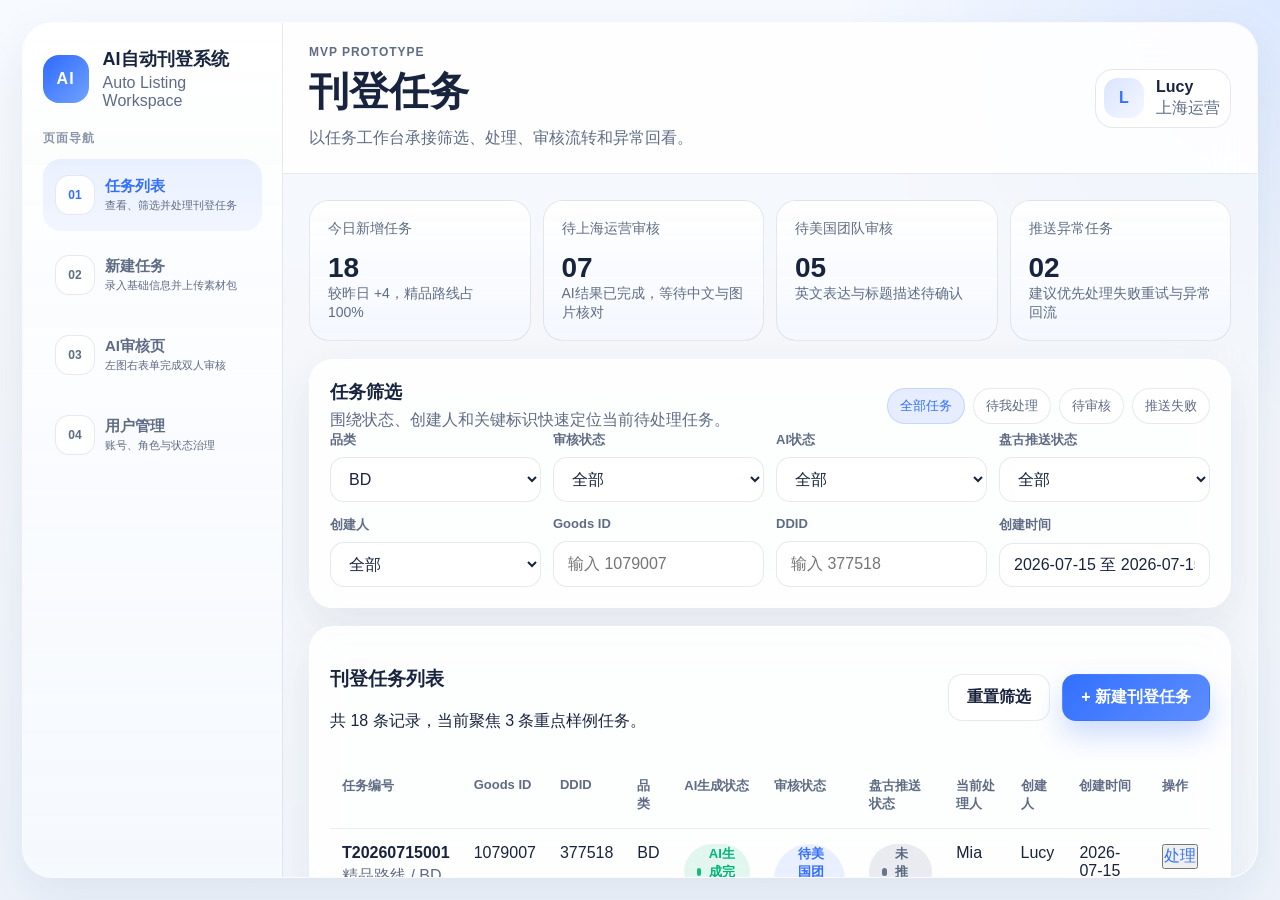
<file: selection-intelligence-platform/index.html>
<!DOCTYPE html>
<html lang="zh-CN">
  <head>
    <meta charset="UTF-8" />
    <meta name="viewport" content="width=device-width, initial-scale=1.0" />
    <title>AI自动刊登系统</title>
    <link rel="stylesheet" href="./styles.css" />
  </head>
  <body>
    <div class="app-shell">
      <aside class="sidebar">
        <div class="brand">
          <div class="brand-mark">AI</div>
          <div class="brand-copy">
            <strong>AI自动刊登系统</strong>
            <span>Auto Listing Workspace</span>
          </div>
        </div>

        <div class="sidebar-group">
          <p class="sidebar-label">页面导航</p>
          <nav class="sidenav">
            <button class="sidenav-link is-active" data-route="dashboard">
              <span class="sidenav-order">01</span>
              <span class="sidenav-text">
                <strong>任务列表</strong>
                <span>查看、筛选并处理刊登任务</span>
              </span>
            </button>
            <button class="sidenav-link" data-route="new-task">
              <span class="sidenav-order">02</span>
              <span class="sidenav-text">
                <strong>新建任务</strong>
                <span>录入基础信息并上传素材包</span>
              </span>
            </button>
            <button class="sidenav-link" data-route="review">
              <span class="sidenav-order">03</span>
              <span class="sidenav-text">
                <strong>AI审核页</strong>
                <span>左图右表单完成双人审核</span>
              </span>
            </button>
            <button class="sidenav-link" data-route="users">
              <span class="sidenav-order">04</span>
              <span class="sidenav-text">
                <strong>用户管理</strong>
                <span>账号、角色与状态治理</span>
              </span>
            </button>
          </nav>
        </div>
      </aside>

      <div class="main-shell">
        <header class="topbar">
          <div class="topbar-copy">
            <p class="eyebrow">MVP Prototype</p>
            <h1 id="page-title">刊登任务</h1>
            <p id="page-description">
              用统一的任务流、审核流和留痕结构承接 AI 自动刊登闭环。
            </p>
          </div>
          <div class="hero-actions">
            <div class="user-chip">
              <div class="user-chip__avatar">L</div>
              <div class="user-chip__meta">
                <strong>Lucy</strong>
                <span>上海运营</span>
              </div>
            </div>
          </div>
        </header>

        <main class="workspace">
          <section id="app"></section>
        </main>
      </div>
    </div>

    <script src="./app.js"></script>
  </body>
</html>
</file>
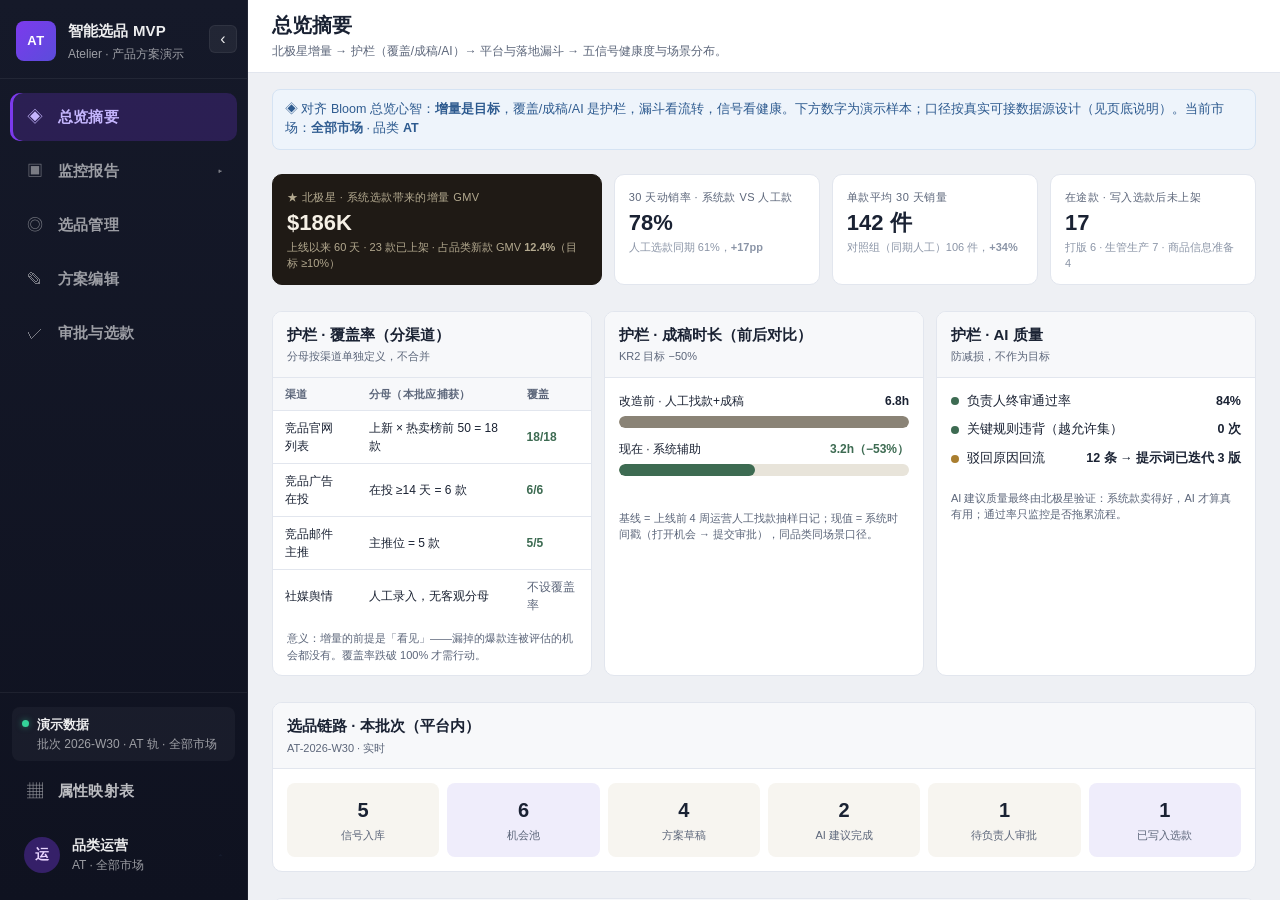
<file: 选品工作台/index.html>
<!DOCTYPE html>
<html lang="zh-CN">
  <head>
    <meta charset="UTF-8" />
    <meta http-equiv="refresh" content="0; url=demo-at-mvp.html" />
    <meta name="viewport" content="width=device-width, initial-scale=1.0" />
    <title>AT 智能选品 Demo</title>
    <link rel="canonical" href="demo-at-mvp.html" />
  </head>
  <body>
    <p>正在打开 <a href="demo-at-mvp.html">AT 智能选品 MVP 演示</a>…</p>
  </body>
</html>
</file>
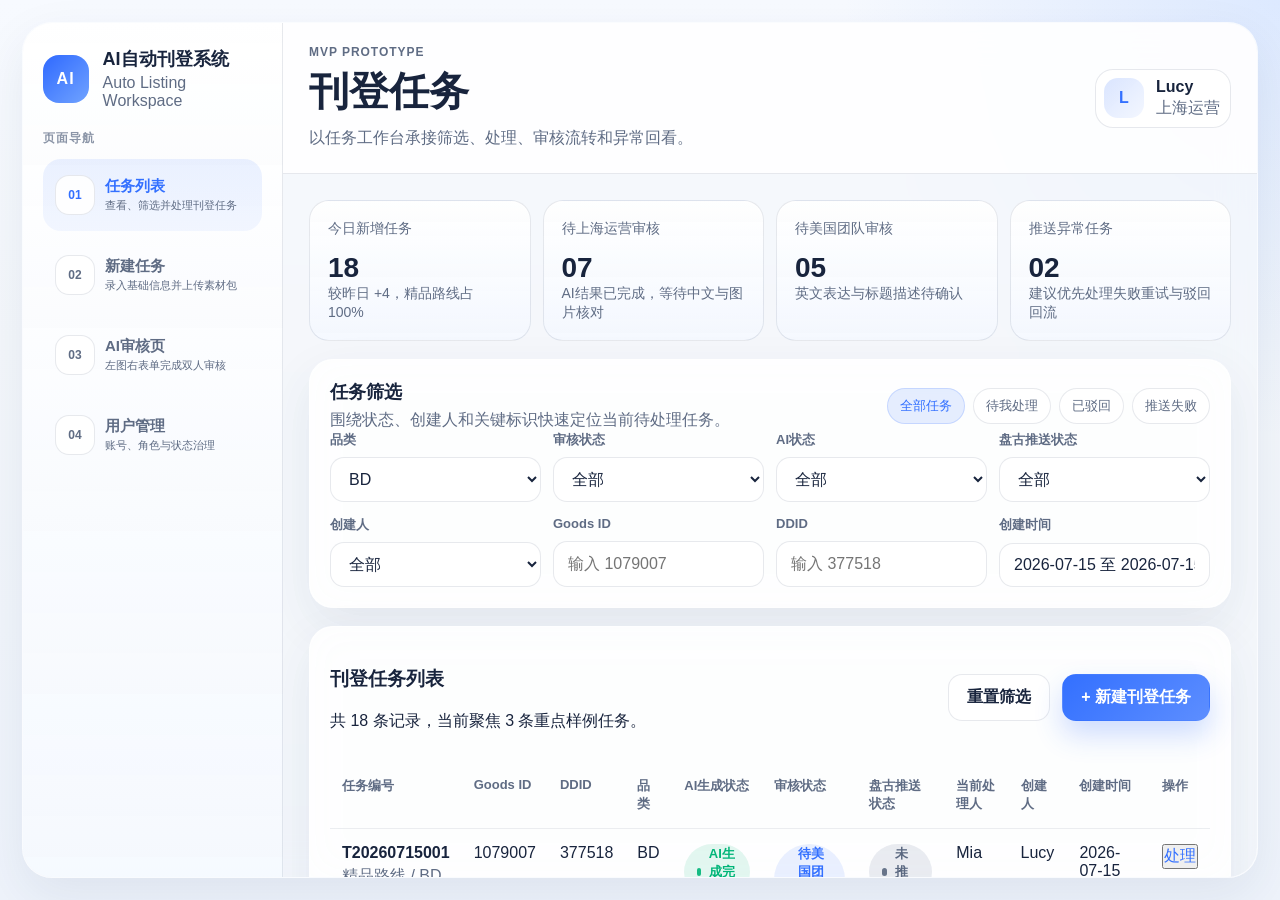
<file: 竞品分析/ai-main/index.html>
<!DOCTYPE html>
<html lang="zh-CN">
  <head>
    <meta charset="UTF-8" />
    <meta name="viewport" content="width=device-width, initial-scale=1.0" />
    <title>AI自动刊登系统</title>
    <link rel="stylesheet" href="./styles.css" />
  </head>
  <body>
    <div class="app-shell">
      <aside class="sidebar">
        <div class="brand">
          <div class="brand-mark">AI</div>
          <div class="brand-copy">
            <strong>AI自动刊登系统</strong>
            <span>Auto Listing Workspace</span>
          </div>
        </div>

        <div class="sidebar-group">
          <p class="sidebar-label">页面导航</p>
          <nav class="sidenav">
            <button class="sidenav-link is-active" data-route="dashboard">
              <span class="sidenav-order">01</span>
              <span class="sidenav-text">
                <strong>任务列表</strong>
                <span>查看、筛选并处理刊登任务</span>
              </span>
            </button>
            <button class="sidenav-link" data-route="new-task">
              <span class="sidenav-order">02</span>
              <span class="sidenav-text">
                <strong>新建任务</strong>
                <span>录入基础信息并上传素材包</span>
              </span>
            </button>
            <button class="sidenav-link" data-route="review">
              <span class="sidenav-order">03</span>
              <span class="sidenav-text">
                <strong>AI审核页</strong>
                <span>左图右表单完成双人审核</span>
              </span>
            </button>
            <button class="sidenav-link" data-route="users">
              <span class="sidenav-order">04</span>
              <span class="sidenav-text">
                <strong>用户管理</strong>
                <span>账号、角色与状态治理</span>
              </span>
            </button>
          </nav>
        </div>
      </aside>

      <div class="main-shell">
        <header class="topbar">
          <div class="topbar-copy">
            <p class="eyebrow">MVP Prototype</p>
            <h1 id="page-title">刊登任务</h1>
            <p id="page-description">
              用统一的任务流、审核流和留痕结构承接 AI 自动刊登闭环。
            </p>
          </div>
          <div class="hero-actions">
            <div class="user-chip">
              <div class="user-chip__avatar">L</div>
              <div class="user-chip__meta">
                <strong>Lucy</strong>
                <span>上海运营</span>
              </div>
            </div>
          </div>
        </header>

        <main class="workspace">
          <section id="app"></section>
        </main>
      </div>
    </div>

    <script src="./app.js"></script>
  </body>
</html>
</file>
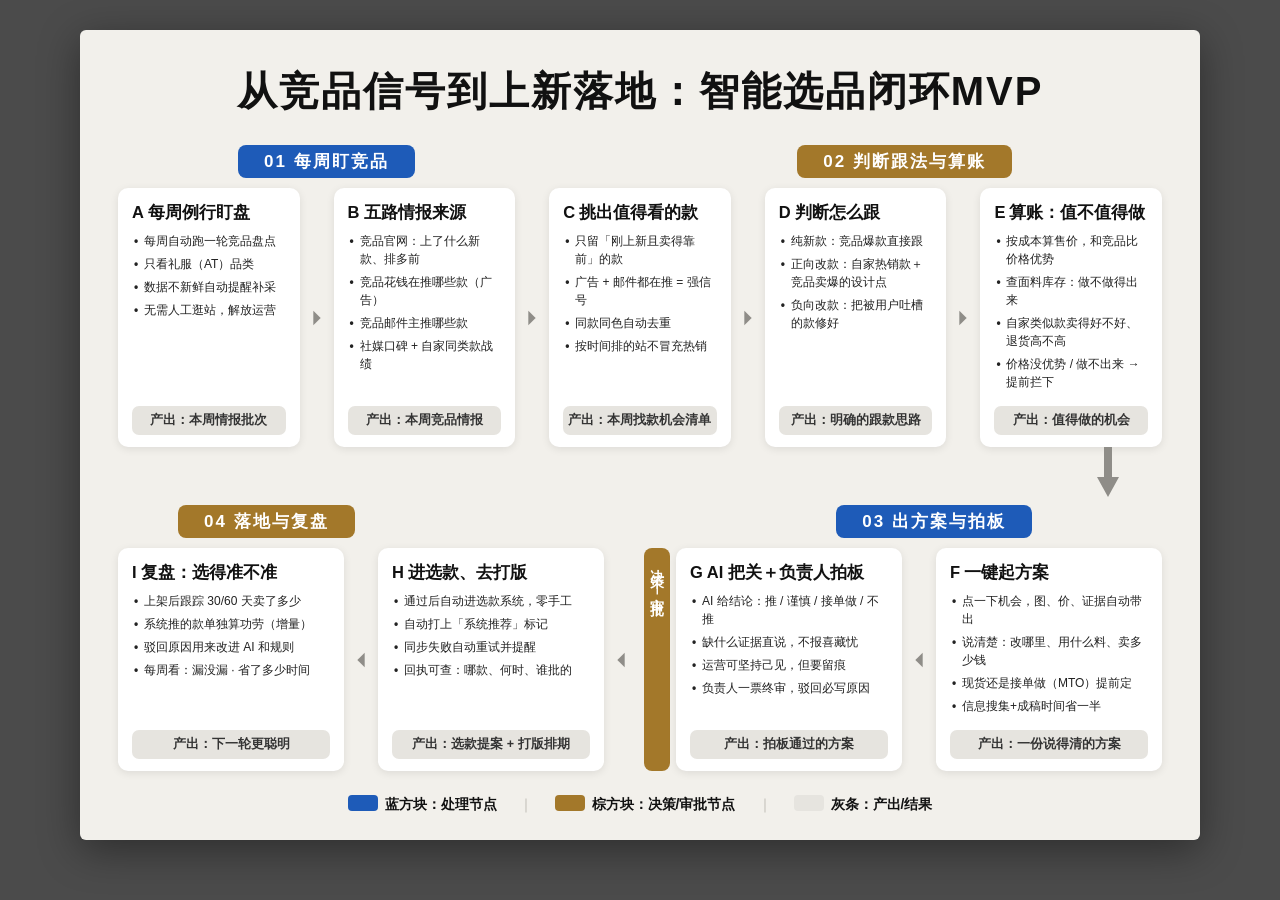
<file: bloom/flow.html>
<!DOCTYPE html>
<html lang="zh-CN">
<head>
<meta charset="UTF-8">
<title>Bloom · 智能选品闭环 MVP 流程图</title>
<style>
*{margin:0;padding:0;box-sizing:border-box}
body{
  font-family:"PingFang SC","Noto Sans SC","Microsoft YaHei",sans-serif;
  background:#4b4b4b;display:flex;justify-content:center;padding:30px;
}
.poster{
  width:1120px;background:#f2f0eb;border-radius:6px;padding:34px 38px 26px;
  color:#111;box-shadow:0 10px 40px rgba(0,0,0,.4);
}
h1{
  text-align:center;font-size:40px;font-weight:900;letter-spacing:2px;margin-bottom:26px;
}
.row{display:flex;align-items:stretch;gap:0;position:relative}
.phase-band{display:flex;margin-bottom:10px}
.band{
  color:#fff;font-size:17px;font-weight:800;padding:5px 26px;border-radius:8px;
  letter-spacing:2px;
}
.band.blue{background:#1e5bb8}
.band.brown{background:#a3782a}
.spacer{flex:1}

.card{
  background:#fff;border-radius:10px;padding:14px 14px 12px;flex:1;min-width:0;
  box-shadow:0 2px 8px rgba(0,0,0,.09);display:flex;flex-direction:column;
}
.card h3{font-size:16.5px;font-weight:800;margin-bottom:8px;white-space:nowrap}
.card h3 .letter{margin-right:4px}
.card ul{list-style:none;flex:1;margin-bottom:10px}
.card li{
  font-size:12px;line-height:1.5;margin-bottom:5px;padding-left:12px;position:relative;color:#222;
}
.card li::before{content:"•";position:absolute;left:2px;font-weight:900}
.out{
  background:#e6e4df;border-radius:7px;text-align:center;font-size:12.5px;font-weight:700;
  padding:6px 4px;color:#333;white-space:nowrap;
}
.arrow{
  align-self:center;width:34px;flex-shrink:0;display:flex;align-items:center;justify-content:center;
}
.arrow svg{width:22px;height:22px;fill:#8f8d88}
.arrow.rev svg{transform:rotate(180deg)}

.decision-strip{
  background:#a3782a;color:#fff;writing-mode:vertical-lr;text-align:center;
  font-size:14px;font-weight:800;letter-spacing:5px;border-radius:8px;
  padding:10px 4px;margin:0 6px;flex-shrink:0;display:flex;align-items:center;
}

/* 右侧下折箭头 */
.down-arrow{
  position:absolute;right:34px;top:100%;height:52px;width:40px;
  display:flex;justify-content:center;
}
.down-arrow svg{width:30px;height:52px;fill:#8f8d88}

.legend{
  display:flex;justify-content:center;align-items:center;gap:22px;margin-top:24px;
  font-size:14px;font-weight:700;
}
.legend .sq{width:30px;height:16px;border-radius:4px;display:inline-block;vertical-align:-2px;margin-right:7px}
.legend .divider{color:#b7b4ad;font-weight:400}
.gap{height:58px}
</style>
</head>
<body>
<div class="poster">
  <h1>从竞品信号到上新落地：智能选品闭环MVP</h1>

  <!-- ===== 上排：01 信号采集 + 02 场景与评估 ===== -->
  <div class="phase-band">
    <div style="width:120px"></div>
    <div class="band blue">01 每周盯竞品</div>
    <div class="spacer"></div>
    <div class="band brown">02 判断跟法与算账</div>
    <div style="width:150px"></div>
  </div>

  <div class="row" id="toprow">
    <div class="card">
      <h3><span class="letter">A</span>每周例行盯盘</h3>
      <ul>
        <li>每周自动跑一轮竞品盘点</li>
        <li>只看礼服（AT）品类</li>
        <li>数据不新鲜自动提醒补采</li>
        <li>无需人工逛站，解放运营</li>
      </ul>
      <div class="out">产出：本周情报批次</div>
    </div>
    <div class="arrow"><svg viewBox="0 0 24 24"><path d="M8 4l8 8-8 8V4z"/></svg></div>
    <div class="card">
      <h3><span class="letter">B</span>五路情报来源</h3>
      <ul>
        <li>竞品官网：上了什么新款、排多前</li>
        <li>竞品花钱在推哪些款（广告）</li>
        <li>竞品邮件主推哪些款</li>
        <li>社媒口碑 + 自家同类款战绩</li>
      </ul>
      <div class="out">产出：本周竞品情报</div>
    </div>
    <div class="arrow"><svg viewBox="0 0 24 24"><path d="M8 4l8 8-8 8V4z"/></svg></div>
    <div class="card">
      <h3><span class="letter">C</span>挑出值得看的款</h3>
      <ul>
        <li>只留「刚上新且卖得靠前」的款</li>
        <li>广告 + 邮件都在推 = 强信号</li>
        <li>同款同色自动去重</li>
        <li>按时间排的站不冒充热销</li>
      </ul>
      <div class="out">产出：本周找款机会清单</div>
    </div>
    <div class="arrow"><svg viewBox="0 0 24 24"><path d="M8 4l8 8-8 8V4z"/></svg></div>
    <div class="card">
      <h3><span class="letter">D</span>判断怎么跟</h3>
      <ul>
        <li>纯新款：竞品爆款直接跟</li>
        <li>正向改款：自家热销款＋竞品卖爆的设计点</li>
        <li>负向改款：把被用户吐槽的款修好</li>
      </ul>
      <div class="out">产出：明确的跟款思路</div>
    </div>
    <div class="arrow"><svg viewBox="0 0 24 24"><path d="M8 4l8 8-8 8V4z"/></svg></div>
    <div class="card">
      <h3><span class="letter">E</span>算账：值不值得做</h3>
      <ul>
        <li>按成本算售价，和竞品比价格优势</li>
        <li>查面料库存：做不做得出来</li>
        <li>自家类似款卖得好不好、退货高不高</li>
        <li>价格没优势 / 做不出来 → 提前拦下</li>
      </ul>
      <div class="out">产出：值得做的机会</div>
    </div>
    <div class="down-arrow"><svg viewBox="0 0 30 52"><path d="M11 0h8v30h7L15 50 4 30h7V0z"/></svg></div>
  </div>

  <div class="gap"></div>

  <!-- ===== 下排：04 写入与回流 + 03 AI 生成与审批（自右向左） ===== -->
  <div class="phase-band">
    <div style="width:60px"></div>
    <div class="band brown">04 落地与复盘</div>
    <div class="spacer"></div>
    <div class="band blue">03 出方案与拍板</div>
    <div style="width:130px"></div>
  </div>

  <div class="row">
    <div class="card">
      <h3><span class="letter">I</span>复盘：选得准不准</h3>
      <ul>
        <li>上架后跟踪 30/60 天卖了多少</li>
        <li>系统推的款单独算功劳（增量）</li>
        <li>驳回原因用来改进 AI 和规则</li>
        <li>每周看：漏没漏 · 省了多少时间</li>
      </ul>
      <div class="out">产出：下一轮更聪明</div>
    </div>
    <div class="arrow rev"><svg viewBox="0 0 24 24"><path d="M8 4l8 8-8 8V4z"/></svg></div>
    <div class="card">
      <h3><span class="letter">H</span>进选款、去打版</h3>
      <ul>
        <li>通过后自动进选款系统，零手工</li>
        <li>自动打上「系统推荐」标记</li>
        <li>同步失败自动重试并提醒</li>
        <li>回执可查：哪款、何时、谁批的</li>
      </ul>
      <div class="out">产出：选款提案 + 打版排期</div>
    </div>
    <div class="arrow rev"><svg viewBox="0 0 24 24"><path d="M8 4l8 8-8 8V4z"/></svg></div>
    <div class="decision-strip">决策｜审批</div>
    <div class="card">
      <h3><span class="letter">G</span>AI 把关＋负责人拍板</h3>
      <ul>
        <li>AI 给结论：推 / 谨慎 / 接单做 / 不推</li>
        <li>缺什么证据直说，不报喜藏忧</li>
        <li>运营可坚持己见，但要留痕</li>
        <li>负责人一票终审，驳回必写原因</li>
      </ul>
      <div class="out">产出：拍板通过的方案</div>
    </div>
    <div class="arrow rev"><svg viewBox="0 0 24 24"><path d="M8 4l8 8-8 8V4z"/></svg></div>
    <div class="card">
      <h3><span class="letter">F</span>一键起方案</h3>
      <ul>
        <li>点一下机会，图、价、证据自动带出</li>
        <li>说清楚：改哪里、用什么料、卖多少钱</li>
        <li>现货还是接单做（MTO）提前定</li>
        <li>信息搜集+成稿时间省一半</li>
      </ul>
      <div class="out">产出：一份说得清的方案</div>
    </div>
  </div>

  <!-- ===== 图例 ===== -->
  <div class="legend">
    <span><span class="sq" style="background:#1e5bb8"></span>蓝方块：处理节点</span>
    <span class="divider">｜</span>
    <span><span class="sq" style="background:#a3782a"></span>棕方块：决策/审批节点</span>
    <span class="divider">｜</span>
    <span><span class="sq" style="background:#e6e4df"></span>灰条：产出/结果</span>
  </div>
</div>
</body>
</html>
</file>
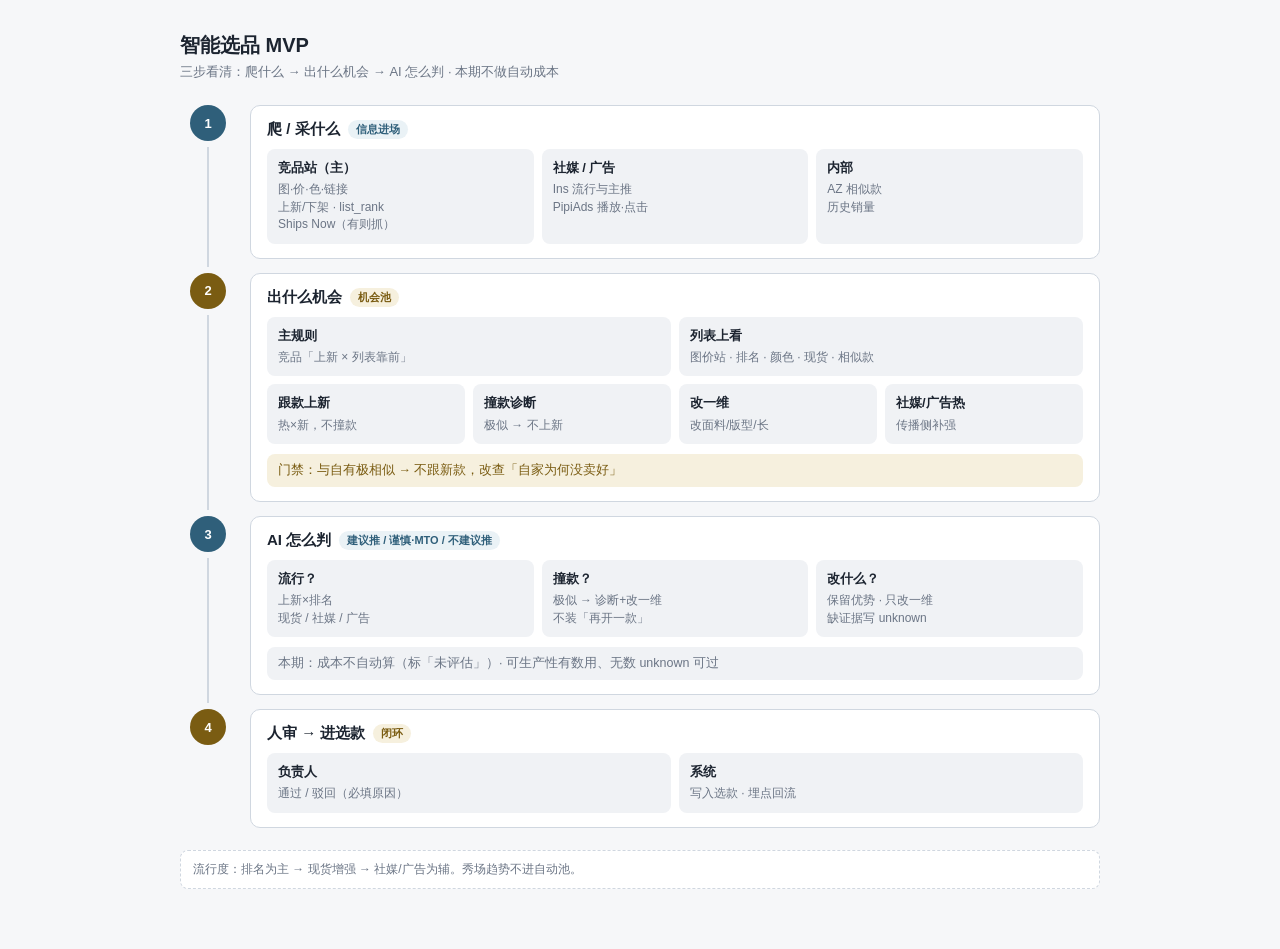
<file: 规划/智能选品MVP-流程图-简版.html>
<!DOCTYPE html>
<html lang="zh-CN">
<head>
  <meta charset="UTF-8" />
  <meta name="viewport" content="width=device-width, initial-scale=1" />
  <title>智能选品 MVP · 简图</title>
  <style>
    :root {
      --ink: #1c2430;
      --muted: #6b7585;
      --line: #d0d7e0;
      --blue: #2f5f7a;
      --blue-soft: #eaf2f6;
      --brown: #7a5c12;
      --brown-soft: #f6f0de;
      --grey: #f0f2f5;
      --card: #fff;
    }
    * { box-sizing: border-box; }
    body {
      margin: 0;
      padding: 32px 20px 48px;
      font-family: "PingFang SC", "Hiragino Sans GB", "Noto Sans SC", sans-serif;
      background: #f6f7f9;
      color: var(--ink);
    }
    .wrap {
      max-width: 920px;
      margin: 0 auto;
    }
    h1 {
      margin: 0 0 4px;
      font-size: 20px;
      font-weight: 650;
    }
    .sub {
      margin: 0 0 24px;
      font-size: 13px;
      color: var(--muted);
    }
    .rail {
      display: flex;
      flex-direction: column;
      gap: 0;
    }
    .step {
      display: grid;
      grid-template-columns: 56px 1fr;
      gap: 14px;
      align-items: stretch;
    }
    .spine {
      display: flex;
      flex-direction: column;
      align-items: center;
    }
    .dot {
      width: 36px;
      height: 36px;
      border-radius: 50%;
      display: flex;
      align-items: center;
      justify-content: center;
      font-size: 13px;
      font-weight: 700;
      color: #fff;
      flex-shrink: 0;
    }
    .dot.b { background: var(--blue); }
    .dot.r { background: var(--brown); }
    .line {
      width: 2px;
      flex: 1;
      min-height: 16px;
      background: var(--line);
      margin: 6px 0;
    }
    .step:last-child .line { display: none; }
    .panel {
      background: var(--card);
      border: 1px solid var(--line);
      border-radius: 10px;
      padding: 14px 16px 14px;
      margin-bottom: 14px;
    }
    .panel h2 {
      margin: 0 0 10px;
      font-size: 15px;
      font-weight: 650;
      display: flex;
      align-items: center;
      gap: 8px;
    }
    .pill {
      font-size: 11px;
      font-weight: 600;
      padding: 2px 8px;
      border-radius: 999px;
    }
    .pill.b { background: var(--blue-soft); color: var(--blue); }
    .pill.r { background: var(--brown-soft); color: var(--brown); }
    .grid {
      display: grid;
      grid-template-columns: repeat(3, 1fr);
      gap: 8px;
    }
    .grid.two { grid-template-columns: 1fr 1fr; }
    .grid.four { grid-template-columns: repeat(4, 1fr); }
    .cell {
      background: var(--grey);
      border-radius: 8px;
      padding: 10px 11px;
      font-size: 12.5px;
      line-height: 1.4;
    }
    .cell strong {
      display: block;
      font-size: 13px;
      margin-bottom: 4px;
      font-weight: 650;
    }
    .cell span {
      color: var(--muted);
      font-size: 12px;
    }
    .rule {
      margin-top: 10px;
      padding: 8px 11px;
      border-radius: 8px;
      background: var(--brown-soft);
      color: var(--brown);
      font-size: 12.5px;
      font-weight: 550;
    }
    .foot {
      margin-top: 8px;
      font-size: 12px;
      color: var(--muted);
      padding: 10px 12px;
      background: var(--card);
      border: 1px dashed var(--line);
      border-radius: 8px;
    }
    @media (max-width: 720px) {
      .grid, .grid.two, .grid.four { grid-template-columns: 1fr; }
      .step { grid-template-columns: 40px 1fr; }
      .dot { width: 30px; height: 30px; font-size: 12px; }
    }
  </style>
</head>
<body>
  <div class="wrap">
    <h1>智能选品 MVP</h1>
    <p class="sub">三步看清：爬什么 → 出什么机会 → AI 怎么判 · 本期不做自动成本</p>

    <div class="rail">
      <!-- 1 -->
      <div class="step">
        <div class="spine">
          <div class="dot b">1</div>
          <div class="line"></div>
        </div>
        <div class="panel">
          <h2>爬 / 采什么 <span class="pill b">信息进场</span></h2>
          <div class="grid">
            <div class="cell">
              <strong>竞品站（主）</strong>
              <span>图·价·色·链接<br>上新/下架 · list_rank<br>Ships Now（有则抓）</span>
            </div>
            <div class="cell">
              <strong>社媒 / 广告</strong>
              <span>Ins 流行与主推<br>PipiAds 播放·点击</span>
            </div>
            <div class="cell">
              <strong>内部</strong>
              <span>AZ 相似款<br>历史销量</span>
            </div>
          </div>
        </div>
      </div>

      <!-- 2 -->
      <div class="step">
        <div class="spine">
          <div class="dot r">2</div>
          <div class="line"></div>
        </div>
        <div class="panel">
          <h2>出什么机会 <span class="pill r">机会池</span></h2>
          <div class="grid two" style="margin-bottom: 8px;">
            <div class="cell">
              <strong>主规则</strong>
              <span>竞品「上新 × 列表靠前」</span>
            </div>
            <div class="cell">
              <strong>列表上看</strong>
              <span>图价站 · 排名 · 颜色 · 现货 · 相似款</span>
            </div>
          </div>
          <div class="grid four">
            <div class="cell"><strong>跟款上新</strong><span>热×新，不撞款</span></div>
            <div class="cell"><strong>撞款诊断</strong><span>极似 → 不上新</span></div>
            <div class="cell"><strong>改一维</strong><span>改面料/版型/长</span></div>
            <div class="cell"><strong>社媒/广告热</strong><span>传播侧补强</span></div>
          </div>
          <div class="rule">门禁：与自有极相似 → 不跟新款，改查「自家为何没卖好」</div>
        </div>
      </div>

      <!-- 3 -->
      <div class="step">
        <div class="spine">
          <div class="dot b">3</div>
          <div class="line"></div>
        </div>
        <div class="panel">
          <h2>AI 怎么判 <span class="pill b">建议推 / 谨慎·MTO / 不建议推</span></h2>
          <div class="grid">
            <div class="cell">
              <strong>流行？</strong>
              <span>上新×排名<br>现货 / 社媒 / 广告</span>
            </div>
            <div class="cell">
              <strong>撞款？</strong>
              <span>极似 → 诊断+改一维<br>不装「再开一款」</span>
            </div>
            <div class="cell">
              <strong>改什么？</strong>
              <span>保留优势 · 只改一维<br>缺证据写 unknown</span>
            </div>
          </div>
          <div class="rule" style="background: var(--grey); color: var(--muted); font-weight: 500;">
            本期：成本不自动算（标「未评估」）· 可生产性有数用、无数 unknown 可过
          </div>
        </div>
      </div>

      <!-- 4 -->
      <div class="step">
        <div class="spine">
          <div class="dot r">4</div>
          <div class="line"></div>
        </div>
        <div class="panel">
          <h2>人审 → 进选款 <span class="pill r">闭环</span></h2>
          <div class="grid two">
            <div class="cell">
              <strong>负责人</strong>
              <span>通过 / 驳回（必填原因）</span>
            </div>
            <div class="cell">
              <strong>系统</strong>
              <span>写入选款 · 埋点回流</span>
            </div>
          </div>
        </div>
      </div>
    </div>

    <p class="foot">流行度：排名为主 → 现货增强 → 社媒/广告为辅。秀场趋势不进自动池。</p>
  </div>
</body>
</html>
</file>
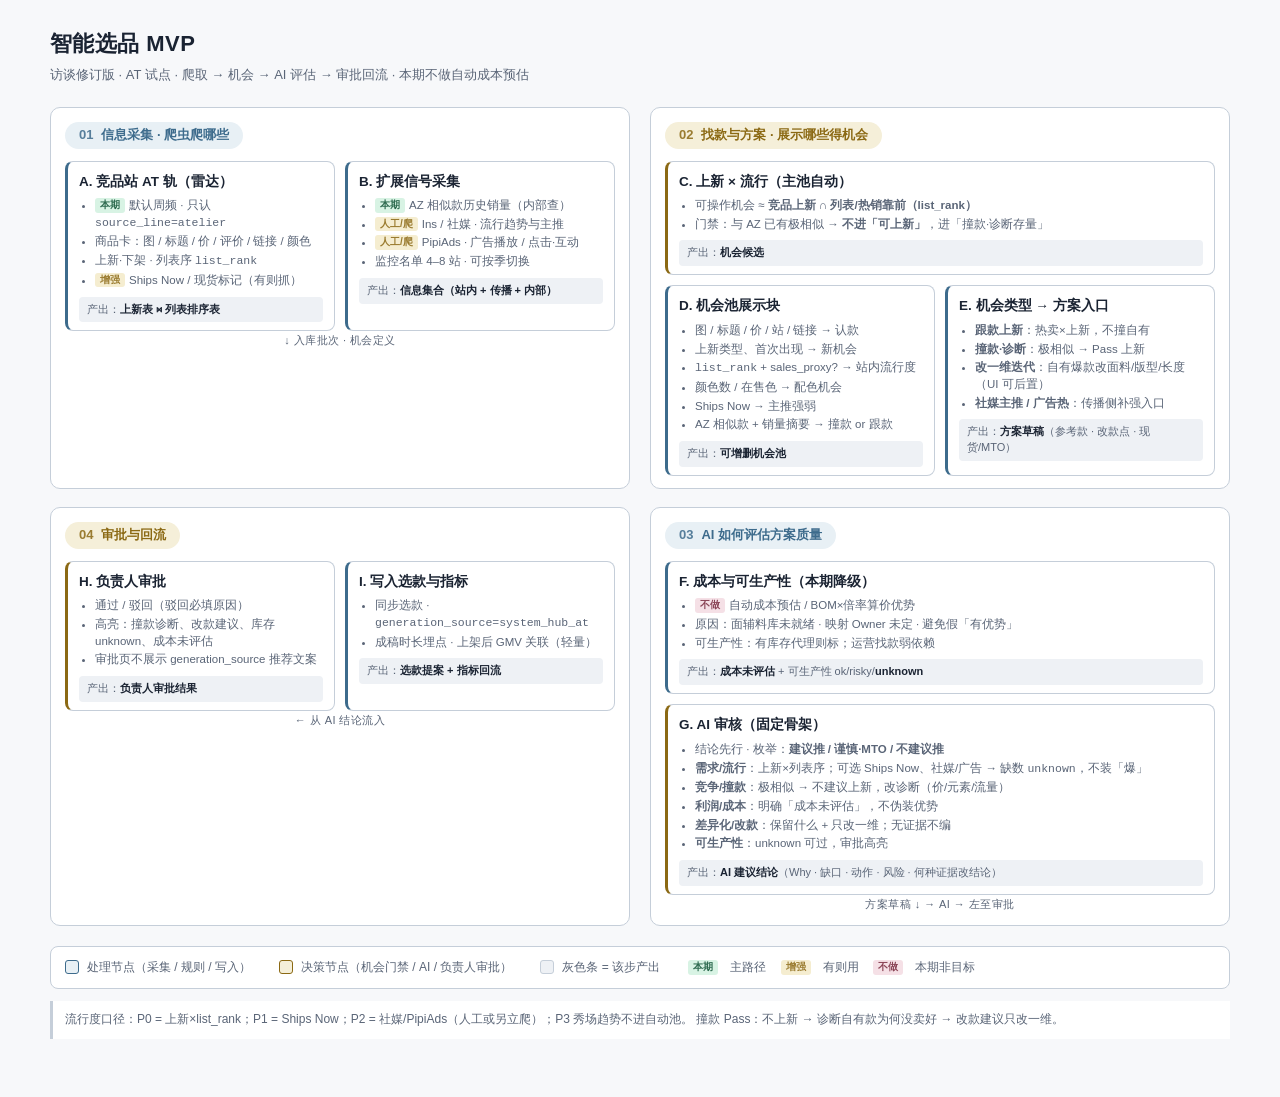
<file: 规划/智能选品MVP-流程图-访谈修订版.html>
<!DOCTYPE html>
<html lang="zh-CN">
<head>
  <meta charset="UTF-8" />
  <meta name="viewport" content="width=device-width, initial-scale=1" />
  <title>智能选品 MVP · 流程图（访谈修订）</title>
  <style>
    :root {
      --ink: #1a2332;
      --muted: #5a6577;
      --line: #c5ced9;
      --blue: #3d6b8c;
      --blue-bg: #e8f0f5;
      --brown: #8b6914;
      --brown-bg: #f5efd9;
      --card: #fff;
      --out: #eef1f5;
      --soft: #f7f8fa;
      --ok: #2d6a4f;
      --weak: #9a7b2f;
      --no: #8b4557;
    }
    * { box-sizing: border-box; }
    body {
      margin: 0;
      padding: 28px 24px 48px;
      font-family: "PingFang SC", "Hiragino Sans GB", "Noto Sans SC", "Microsoft YaHei", sans-serif;
      color: var(--ink);
      background: var(--soft);
      line-height: 1.45;
    }
    .page {
      max-width: 1180px;
      margin: 0 auto;
    }
    h1 {
      margin: 0 0 6px;
      font-size: 22px;
      font-weight: 650;
      letter-spacing: 0.02em;
    }
    .sub {
      margin: 0 0 22px;
      color: var(--muted);
      font-size: 13px;
    }
    .flow {
      display: grid;
      grid-template-columns: 1fr 1fr;
      gap: 18px 20px;
    }
    .stage {
      background: var(--card);
      border: 1px solid var(--line);
      border-radius: 10px;
      padding: 14px 14px 12px;
      position: relative;
    }
    .stage-tag {
      display: inline-flex;
      align-items: center;
      gap: 8px;
      padding: 4px 14px;
      border-radius: 999px;
      font-size: 13px;
      font-weight: 600;
      margin-bottom: 12px;
    }
    .stage-tag .num {
      font-variant-numeric: tabular-nums;
      opacity: 0.85;
    }
    .tag-blue { background: var(--blue-bg); color: var(--blue); }
    .tag-brown { background: var(--brown-bg); color: var(--brown); }
    .cards {
      display: flex;
      flex-direction: column;
      gap: 10px;
    }
    .cards-row {
      display: grid;
      grid-template-columns: 1fr 1fr;
      gap: 10px;
    }
    .card {
      border: 1px solid var(--line);
      border-radius: 8px;
      padding: 10px 11px 8px;
      background: #fff;
      min-height: 0;
    }
    .card.proc { border-left: 3px solid var(--blue); }
    .card.decide { border-left: 3px solid var(--brown); }
    .card h3 {
      margin: 0 0 6px;
      font-size: 13.5px;
      font-weight: 650;
    }
    .card ul {
      margin: 0;
      padding-left: 16px;
      font-size: 11.5px;
      color: var(--muted);
    }
    .card li { margin: 2px 0; }
    .badge {
      display: inline-block;
      font-size: 10px;
      font-weight: 600;
      padding: 0 5px;
      border-radius: 3px;
      margin-right: 4px;
      vertical-align: 1px;
    }
    .b-ok { background: #d8f3e4; color: var(--ok); }
    .b-weak { background: #f5edd0; color: var(--weak); }
    .b-no { background: #f5e0e6; color: var(--no); }
    .out {
      margin-top: 8px;
      background: var(--out);
      border-radius: 4px;
      padding: 5px 8px;
      font-size: 11px;
      color: var(--muted);
    }
    .out strong { color: var(--ink); font-weight: 600; }
    .arrow-hint {
      text-align: center;
      font-size: 11px;
      color: var(--muted);
      padding: 2px 0 0;
      letter-spacing: 0.04em;
    }
    .legend {
      margin-top: 20px;
      display: flex;
      flex-wrap: wrap;
      gap: 16px 28px;
      font-size: 12px;
      color: var(--muted);
      padding: 12px 14px;
      background: var(--card);
      border: 1px solid var(--line);
      border-radius: 8px;
    }
    .legend span {
      display: inline-flex;
      align-items: center;
      gap: 8px;
    }
    .swatch {
      width: 14px;
      height: 14px;
      border-radius: 3px;
      border: 1px solid var(--line);
    }
    .swatch.blue { background: var(--blue-bg); border-color: var(--blue); }
    .swatch.brown { background: var(--brown-bg); border-color: var(--brown); }
    .swatch.grey { background: var(--out); }
    .note {
      margin-top: 12px;
      font-size: 12px;
      color: var(--muted);
      padding: 10px 12px;
      border-left: 3px solid var(--line);
      background: var(--card);
    }
    @media (max-width: 860px) {
      .flow { grid-template-columns: 1fr; }
      .cards-row { grid-template-columns: 1fr; }
    }
    @media print {
      body { background: #fff; padding: 12px; }
      .stage { break-inside: avoid; }
    }
  </style>
</head>
<body>
  <div class="page">
    <h1>智能选品 MVP</h1>
    <p class="sub">访谈修订版 · AT 试点 · 爬取 → 机会 → AI 评估 → 审批回流 · 本期不做自动成本预估</p>

    <div class="flow">
      <!-- 01 -->
      <section class="stage">
        <div class="stage-tag tag-blue"><span class="num">01</span> 信息采集 · 爬虫爬哪些</div>
        <div class="cards">
          <div class="cards-row">
            <div class="card proc">
              <h3>A. 竞品站 AT 轨（雷达）</h3>
              <ul>
                <li><span class="badge b-ok">本期</span>默认周频 · 只认 <code>source_line=atelier</code></li>
                <li>商品卡：图 / 标题 / 价 / 评价 / 链接 / 颜色</li>
                <li>上新·下架 · 列表序 <code>list_rank</code></li>
                <li><span class="badge b-weak">增强</span>Ships Now / 现货标记（有则抓）</li>
              </ul>
              <div class="out">产出：<strong>上新表 ⋈ 列表排序表</strong></div>
            </div>
            <div class="card proc">
              <h3>B. 扩展信号采集</h3>
              <ul>
                <li><span class="badge b-ok">本期</span>AZ 相似款历史销量（内部查）</li>
                <li><span class="badge b-weak">人工/爬</span>Ins / 社媒 · 流行趋势与主推</li>
                <li><span class="badge b-weak">人工/爬</span>PipiAds · 广告播放 / 点击·互动</li>
                <li>监控名单 4–8 站 · 可按季切换</li>
              </ul>
              <div class="out">产出：<strong>信息集合（站内 + 传播 + 内部）</strong></div>
            </div>
          </div>
        </div>
        <div class="arrow-hint">↓ 入库批次 · 机会定义</div>
      </section>

      <!-- 02 -->
      <section class="stage">
        <div class="stage-tag tag-brown"><span class="num">02</span> 找款与方案 · 展示哪些得机会</div>
        <div class="cards">
          <div class="card decide">
            <h3>C. 上新 × 流行（主池自动）</h3>
            <ul>
              <li>可操作机会 ≈ <strong>竞品上新 ∩ 列表/热销靠前（list_rank）</strong></li>
              <li>门禁：与 AZ 已有极相似 → <strong>不进「可上新」</strong>，进「撞款·诊断存量」</li>
            </ul>
            <div class="out">产出：<strong>机会候选</strong></div>
          </div>
          <div class="cards-row">
            <div class="card proc">
              <h3>D. 机会池展示块</h3>
              <ul>
                <li>图 / 标题 / 价 / 站 / 链接 → 认款</li>
                <li>上新类型、首次出现 → 新机会</li>
                <li><code>list_rank</code> + sales_proxy? → 站内流行度</li>
                <li>颜色数 / 在售色 → 配色机会</li>
                <li>Ships Now → 主推强弱</li>
                <li>AZ 相似款 + 销量摘要 → 撞款 or 跟款</li>
              </ul>
              <div class="out">产出：<strong>可增删机会池</strong></div>
            </div>
            <div class="card proc">
              <h3>E. 机会类型 → 方案入口</h3>
              <ul>
                <li><strong>跟款上新</strong>：热卖×上新，不撞自有</li>
                <li><strong>撞款·诊断</strong>：极相似 → Pass 上新</li>
                <li><strong>改一维迭代</strong>：自有爆款改面料/版型/长度（UI 可后置）</li>
                <li><strong>社媒主推 / 广告热</strong>：传播侧补强入口</li>
              </ul>
              <div class="out">产出：<strong>方案草稿</strong>（参考款 · 改款点 · 现货/MTO）</div>
            </div>
          </div>
        </div>
      </section>

      <!-- 底行与参考图一致：左 04 审批 · 右 03 AI -->
      <section class="stage" style="order: 3;">
        <div class="stage-tag tag-brown"><span class="num">04</span> 审批与回流</div>
        <div class="cards">
          <div class="cards-row">
            <div class="card decide">
              <h3>H. 负责人审批</h3>
              <ul>
                <li>通过 / 驳回（驳回必填原因）</li>
                <li>高亮：撞款诊断、改款建议、库存 unknown、成本未评估</li>
                <li>审批页不展示 generation_source 推荐文案</li>
              </ul>
              <div class="out">产出：<strong>负责人审批结果</strong></div>
            </div>
            <div class="card proc">
              <h3>I. 写入选款与指标</h3>
              <ul>
                <li>同步选款 · <code>generation_source=system_hub_at</code></li>
                <li>成稿时长埋点 · 上架后 GMV 关联（轻量）</li>
              </ul>
              <div class="out">产出：<strong>选款提案 + 指标回流</strong></div>
            </div>
          </div>
        </div>
        <div class="arrow-hint">← 从 AI 结论流入</div>
      </section>

      <section class="stage" style="order: 4;">
        <div class="stage-tag tag-blue"><span class="num">03</span> AI 如何评估方案质量</div>
        <div class="cards">
          <div class="card proc">
            <h3>F. 成本与可生产性（本期降级）</h3>
            <ul>
              <li><span class="badge b-no">不做</span>自动成本预估 / BOM×倍率算价优势</li>
              <li>原因：面辅料库未就绪 · 映射 Owner 未定 · 避免假「有优势」</li>
              <li>可生产性：有库存代理则标；运营找款弱依赖</li>
            </ul>
            <div class="out">产出：<strong>成本未评估</strong> + 可生产性 ok/risky/<strong>unknown</strong></div>
          </div>
          <div class="card decide">
            <h3>G. AI 审核（固定骨架）</h3>
            <ul>
              <li>结论先行 · 枚举：<strong>建议推 / 谨慎·MTO / 不建议推</strong></li>
              <li><strong>需求/流行</strong>：上新×列表序；可选 Ships Now、社媒/广告 → 缺数 <code>unknown</code>，不装「爆」</li>
              <li><strong>竞争/撞款</strong>：极相似 → 不建议上新，改诊断（价/元素/流量）</li>
              <li><strong>利润/成本</strong>：明确「成本未评估」，不伪装优势</li>
              <li><strong>差异化/改款</strong>：保留什么 + 只改一维；无证据不编</li>
              <li><strong>可生产性</strong>：unknown 可过，审批高亮</li>
            </ul>
            <div class="out">产出：<strong>AI 建议结论</strong>（Why · 缺口 · 动作 · 风险 · 何种证据改结论）</div>
          </div>
        </div>
        <div class="arrow-hint">方案草稿 ↓ → AI → 左至审批</div>
      </section>
    </div>

    <div class="legend">
      <span><i class="swatch blue"></i>处理节点（采集 / 规则 / 写入）</span>
      <span><i class="swatch brown"></i>决策节点（机会门禁 / AI / 负责人审批）</span>
      <span><i class="swatch grey"></i>灰色条 = 该步产出</span>
      <span><span class="badge b-ok">本期</span>主路径 &nbsp;<span class="badge b-weak">增强</span>有则用 &nbsp;<span class="badge b-no">不做</span>本期非目标</span>
    </div>

    <p class="note">
      流行度口径：P0 = 上新×list_rank；P1 = Ships Now；P2 = 社媒/PipiAds（人工或另立爬）；P3 秀场趋势不进自动池。
      撞款 Pass：不上新 → 诊断自有款为何没卖好 → 改款建议只改一维。
    </p>
  </div>
</body>
</html>
</file>
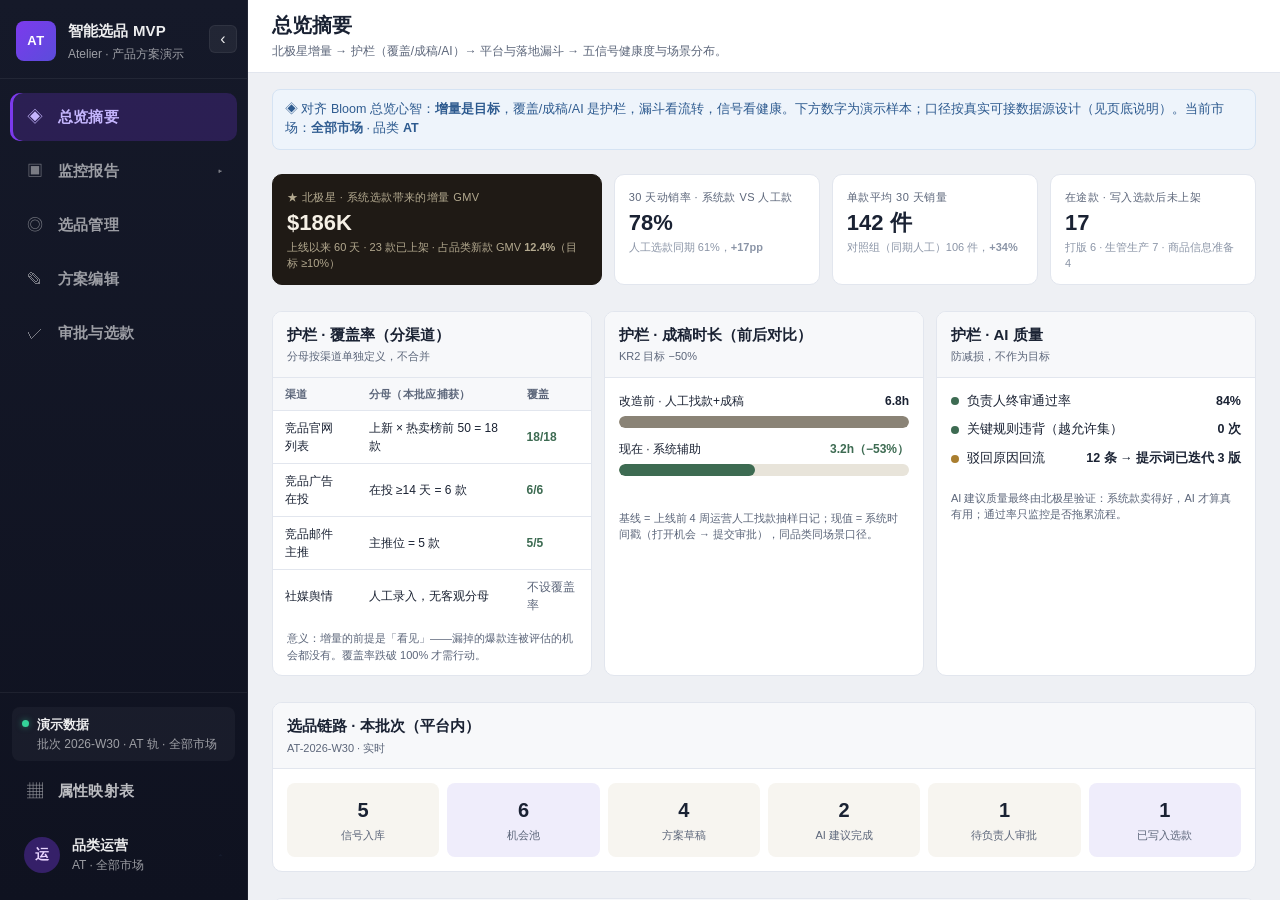
<file: 选品工作台/demo-at-mvp.html>
<!DOCTYPE html>
<html lang="zh-CN">
  <head>
    <meta charset="UTF-8" />
    <meta name="viewport" content="width=device-width, initial-scale=1.0" />
    <title>AT 智能选品 MVP · 产品方案演示</title>
    <link rel="stylesheet" href="./styles.css" />
    <link rel="stylesheet" href="./demo-at-mvp.css" />
  </head>
  <body>
    <div class="app-shell">
      <aside class="sidebar">
        <div class="brand">
          <div class="brand-mark">AT</div>
          <div class="brand-copy">
            <strong>智能选品 MVP</strong>
            <span>Atelier · 产品方案演示</span>
          </div>
          <button type="button" class="sidebar-toggle" id="sidebar-toggle" title="折叠导航" aria-label="折叠导航">‹</button>
        </div>
        <nav class="sidenav" id="sidenav" aria-label="主导航"></nav>
        <footer class="sidebar-footer">
          <div class="sync-status">
            <span class="sync-dot"></span>
            <div class="sync-status__copy">
              <strong>演示数据</strong>
              <span id="batch-label">批次 2026-W30 · AT 轨</span>
            </div>
          </div>
          <div class="account-menu" id="account-menu">
            <button type="button" class="sidebar-user sidebar-user--btn" id="account-toggle" aria-expanded="false" aria-haspopup="true">
              <div class="sidebar-user__avatar" id="user-avatar">运</div>
              <div class="sidebar-user__meta">
                <strong id="user-name">品类运营</strong>
                <span id="user-context">AT · 全部市场</span>
              </div>
              <span class="account-caret" aria-hidden="true">▴</span>
            </button>
            <div class="account-popover" id="account-popover" hidden>
              <div class="account-popover__section">
                <div class="account-popover__label">身份</div>
                <div class="account-role-list" role="group">
                  <button type="button" data-role="ops" class="is-active">品类运营</button>
                  <button type="button" data-role="lead">品类负责人</button>
                  <button type="button" data-role="admin">管理员</button>
                </div>
              </div>
              <div class="account-popover__section" id="account-cat-section">
                <div class="account-popover__label">品类 <span class="muted">(仅管理员)</span></div>
                <select id="account-category" disabled>
                  <option value="AT">AT 礼服</option>
                  <option value="BD">BD 伴娘 · 接入中</option>
                </select>
              </div>
              <div class="account-popover__section">
                <div class="account-popover__label">市场</div>
                <select id="account-market">
                  <option value="all">全部市场</option>
                  <option value="US">US</option>
                  <option value="UK">UK</option>
                  <option value="AU">AU</option>
                </select>
              </div>
            </div>
          </div>
        </footer>
      </aside>

      <div class="main-shell">
        <header class="page-header">
          <div class="page-header__copy">
            <div class="breadcrumb" id="breadcrumb"></div>
            <h1 id="page-title">监控报告</h1>
            <p id="page-description"></p>
          </div>
          <div class="page-header__actions" id="page-header-actions"></div>
        </header>
        <main class="workspace">
          <section id="app" class="page" aria-live="polite"></section>
        </main>
      </div>
    </div>

    <div class="toast" id="toast" hidden></div>

    <script>
      (function () {
        const ROUTES = [
          {
            id: "dashboard",
            label: "总览摘要",
            icon: "◈",
            title: "总览摘要",
            desc: "北极星增量 → 护栏（覆盖/成稿/AI）→ 平台与落地漏斗 → 五信号健康度与场景分布。",
          },
          {
            id: "monitor",
            label: "监控报告",
            icon: "▣",
            title: "监控报告",
            desc: "流行趋势、竞品网站、广告、邮件、社媒与站内爆款。侧栏二级目录切换频道。",
          },
          {
            id: "pool",
            label: "选品管理",
            icon: "◎",
            title: "选品管理",
            desc: "纯新款 / 负向改款 / 正向改款。可排序筛选后创建方案；AI 分析在方案右栏。",
          },
          {
            id: "scheme",
            label: "方案编辑",
            icon: "✎",
            title: "方案编辑",
            desc: "左侧完善方案字段，右侧为 AI 选款分析（原独立页并入）。",
          },
          {
            id: "approval",
            label: "审批与选款",
            icon: "✓",
            title: "审批与选款",
            desc: "负责人终审与批注；下方历史方案可看审批进度、驳回建议与批注、goods_id 关联。",
          },
          {
            id: "mapping",
            label: "属性映射表",
            icon: "▦",
            title: "属性映射表",
            desc: "内部标准属性 ⇄ 竞品站叫法。热卖属性榜与相似款匹配依赖本表。",
            nav: "footer",
          },
        ];

        const MONITOR_CHANNELS = [
          { id: "trends", label: "流行趋势", desc: "元素 / 面料流行信号与多源证据（不计入五源健康度）" },
          { id: "sites", label: "竞品网站", desc: "竞品动态浏览 + 周度分析报告（雷达 AT 轨）" },
          { id: "ads", label: "广告投流", desc: "播放、投放天数与互动卡片" },
          { id: "email", label: "竞品邮件主推", desc: "Newsletter Hero / 次推位拆解" },
          { id: "social", label: "社媒舆情", desc: "人工录入好评 / 翻车帖，挂到机会或方案" },
          { id: "internal", label: "站内爆款", desc: "自有商品销售热榜 · AZ 相似款与正负向线索" },
        ];

        const SCENARIO_META = {
          all: { label: "全部" },
          pure_new: {
            label: "纯新款",
            tag: "quadrant-tag--opportunity",
            short: "新",
            tip: "市场上存在可跟进机会，且与自有款未构成高度相似。典型信号：竞品上新 × 列表靠前，或付费投放高曝光。",
          },
          fix_negative: {
            label: "负向改款",
            tag: "quadrant-tag--risk",
            short: "负",
            tip: "存量款存在舆情 / 客诉槽点，或竞品同款热卖暴露自身缺陷。动作是修正槽点，而非重复开款。",
          },
          fix_positive: {
            label: "正向改款",
            tag: "quadrant-tag--mature",
            short: "正",
            tip: "自有款已验证好卖，叠加竞品高曝光元素或流行特征；或沉淀爆款特征后迭代。单次仅改一主维度。",
          },
        };

        const SITE_GROUPS = [
          {
            line: "AT",
            sites: [
              { name: "Oh Polly", url: "https://www.ohpolly.com/collections/dresses", markets: ["UK", "US", "AU"], enabled: true },
              { name: "House of CB", url: "https://app.houseofcb.com/category?category_id=1", markets: ["UK", "US"], enabled: true },
              { name: "Club L London", url: "https://clubllondon.com/collections/all-dresses", markets: ["UK", "US", "AU"], enabled: true },
              { name: "Babyboo", url: "https://www.babyboofashion.com/collections/dresses", markets: ["AU", "US"], enabled: true },
            ],
          },
          {
            line: "BD",
            sites: [
              { name: "Birdy Grey", url: "https://www.birdygrey.com/collections/bridesmaid-dresses", markets: ["US", "UK", "AU"], enabled: false },
              { name: "Six Stories", url: "https://www.sixstories.com/collections/bridesmaid-dresses", markets: ["UK"], enabled: false },
            ],
          },
        ];

        const ATTR_HOT_RANK = [
          { dim: "领型", attr: "方领", hotShare: "28%", allShare: "11%", conc: 2.6, boost: "AD 在投 18 天 · EDM Hero", trend: "↑" },
          { dim: "细节", attr: "后背绑带", hotShare: "22%", allShare: "8%", conc: 2.8, boost: "AD 在投 · EDM 次推", trend: "↑" },
          { dim: "领型", attr: "一字肩", hotShare: "19%", allShare: "10%", conc: 1.9, boost: "Club L 热销 #2 载体", trend: "→" },
          { dim: "裙型", attr: "高开衩", hotShare: "17%", allShare: "11%", conc: 1.5, boost: "邮件次推", trend: "↑" },
          { dim: "袖型", attr: "泡泡袖", hotShare: "15%", allShare: "7%", conc: 2.2, boost: "AD 21 天", trend: "↑" },
        ];

        const EMAIL_ROWS = [
          { brand: "Babyboo", subject: "New Season Satin Edit", market: "AU", sent: "07-26", hero: "Cowl Neck Satin Maxi", slot: "Hero", opp: "opp-01" },
          { brand: "Club L London", subject: "Weekend Edit", market: "UK", sent: "07-25", hero: "Corset Bodice Split Gown", slot: "Hero", opp: "opp-02" },
          { brand: "Oh Polly", subject: "New In", market: "UK", sent: "07-25", hero: "Draped Asymmetric Mini", slot: "Hero", opp: null },
          { brand: "Babyboo", subject: "Best Sellers", market: "US", sent: "07-22", hero: "Off-Shoulder Mermaid", slot: "次推位", opp: "opp-03" },
        ];

        const SOCIAL_ROWS = [
          { platform: "Instagram", url: "ins.com/p/demo1", tone: "好评", note: "方领缎面礼服从腰线到开衩都被夸", linked: "opp-01", viral: false },
          { platform: "Instagram", url: "ins.com/p/demo2", tone: "翻车", note: "AZ6520 胸垫移位翻车帖", linked: "NEG-AZ6520", viral: true },
          { platform: "TikTok", url: "tiktok.com/@demo3", tone: "好评", note: "挂脖领舞会挑战贴纸", linked: "opp-04", viral: false },
          { platform: "Instagram", url: "ins.com/p/demo4", tone: "好评", note: "后背绑带细节被收藏", linked: "POS-AZ8802", viral: false },
          { platform: "Xiaohongshu", url: "xhs/demo5", tone: "中性", note: "鱼尾开衩上身对比", linked: null, viral: false },
          { platform: "Instagram", url: "ins.com/p/demo6", tone: "翻车", note: "蕾丝刮丝客诉截图", linked: "NEG-AZ7101", viral: false },
        ];

        const SYNC_RECEIPTS = [
          {
            schemeId: "SCH-2026-0087",
            title: "跟款：Cowl Neck 缎面长裙",
            scenario: "pure_new",
            approvalStatus: "approved",
            syncStatus: "Synced_To_Selection",
            goodsId: "AZ-P-87920",
            retries: 0,
            updated: "07-28 16:02",
            rejectReason: null,
            annotations: "价带可接受；注意缎面垂感与内衬厚度。",
            progress: [
              { key: "draft", label: "方案成稿", at: "07-27 18:20", state: "done" },
              { key: "submit", label: "提交审批", at: "07-28 09:10", state: "done" },
              { key: "review", label: "负责人审批", at: "07-28 15:40", state: "done", detail: "通过" },
              { key: "sync", label: "写入选款", at: "07-28 16:02", state: "done", detail: "已关联 goods_id" },
              { key: "plm", label: "生管 / 打版", at: null, state: "future", detail: "打通生管后可追踪" },
              { key: "launch", label: "上架动销", at: null, state: "future", detail: "打通生管后可追踪" },
            ],
          },
          {
            schemeId: "SCH-2026-0088",
            title: "正向改款：AZ8802 + 方领/后背绑带",
            scenario: "fix_positive",
            approvalStatus: "approved",
            syncStatus: "Sync_Pending",
            goodsId: "AZ-P-87901",
            retries: 1,
            updated: "07-29 09:18",
            rejectReason: null,
            annotations: "保留热卖底座，叠加方领/后背绑带；注意大码胸杯。",
            progress: [
              { key: "draft", label: "方案成稿", at: "07-28 20:05", state: "done" },
              { key: "submit", label: "提交审批", at: "07-29 08:50", state: "done" },
              { key: "review", label: "负责人审批", at: "07-29 09:05", state: "done", detail: "通过" },
              { key: "sync", label: "写入选款", at: "07-29 09:18", state: "active", detail: "同步中 · 已重试 1 次" },
              { key: "plm", label: "生管 / 打版", at: null, state: "future", detail: "打通生管后可追踪" },
              { key: "launch", label: "上架动销", at: null, state: "future", detail: "打通生管后可追踪" },
            ],
          },
          {
            schemeId: "SCH-2026-0085",
            title: "跟款：Halter Mermaid Wine",
            scenario: "pure_new",
            approvalStatus: "rejected",
            syncStatus: "N/A",
            goodsId: null,
            retries: 0,
            updated: "07-28 11:22",
            rejectReason: "价带偏高且 BOM×5 无优势；建议改谨慎·MTO 或下调目标售价后再提。",
            annotations: "先补齐竞品价带 P25–P75 证据，再议是否跟。",
            progress: [
              { key: "draft", label: "方案成稿", at: "07-27 16:00", state: "done" },
              { key: "submit", label: "提交审批", at: "07-28 10:05", state: "done" },
              { key: "review", label: "负责人审批", at: "07-28 11:22", state: "rejected", detail: "已驳回" },
              { key: "sync", label: "写入选款", at: null, state: "skipped", detail: "未写入" },
              { key: "plm", label: "生管 / 打版", at: null, state: "skipped", detail: "—" },
              { key: "launch", label: "上架动销", at: null, state: "skipped", detail: "—" },
            ],
          },
          {
            schemeId: "SCH-2026-0082",
            title: "负向改款：AZ6520 修复款",
            scenario: "fix_negative",
            approvalStatus: "approved",
            syncStatus: "Synced_To_Selection",
            goodsId: "AZ-P-88245",
            retries: 0,
            updated: "07-27 14:40",
            rejectReason: null,
            annotations: "优先修胸杯与肩带；保留黑色缎面与 Corset 腰线。",
            progress: [
              { key: "draft", label: "方案成稿", at: "07-26 17:30", state: "done" },
              { key: "submit", label: "提交审批", at: "07-27 09:00", state: "done" },
              { key: "review", label: "负责人审批", at: "07-27 14:20", state: "done", detail: "通过" },
              { key: "sync", label: "写入选款", at: "07-27 14:40", state: "done", detail: "已关联 goods_id" },
              { key: "plm", label: "生管 / 打版", at: null, state: "future", detail: "打通生管后可追踪" },
              { key: "launch", label: "上架动销", at: null, state: "future", detail: "打通生管后可追踪" },
            ],
          },
          {
            schemeId: "SCH-2026-0080",
            title: "跟款：Cape Sleeve Navy",
            scenario: "pure_new",
            approvalStatus: "in_review",
            syncStatus: "N/A",
            goodsId: null,
            retries: 0,
            updated: "07-29 10:40",
            rejectReason: null,
            annotations: null,
            progress: [
              { key: "draft", label: "方案成稿", at: "07-29 09:55", state: "done" },
              { key: "submit", label: "提交审批", at: "07-29 10:40", state: "done" },
              { key: "review", label: "负责人审批", at: null, state: "active", detail: "待负责人处理" },
              { key: "sync", label: "写入选款", at: null, state: "pending", detail: "—" },
              { key: "plm", label: "生管 / 打版", at: null, state: "future", detail: "打通生管后可追踪" },
              { key: "launch", label: "上架动销", at: null, state: "future", detail: "打通生管后可追踪" },
            ],
          },
          {
            schemeId: "SCH-2026-0079",
            title: "跟款：Corset Split Gown",
            scenario: "pure_new",
            approvalStatus: "approved",
            syncStatus: "Sync_Failed",
            goodsId: null,
            retries: 3,
            updated: "07-26 11:05",
            rejectReason: null,
            annotations: "通过；同步失败需运维排查选款接口。",
            progress: [
              { key: "draft", label: "方案成稿", at: "07-25 15:10", state: "done" },
              { key: "submit", label: "提交审批", at: "07-25 16:00", state: "done" },
              { key: "review", label: "负责人审批", at: "07-26 09:30", state: "done", detail: "通过" },
              { key: "sync", label: "写入选款", at: "07-26 11:05", state: "failed", detail: "未关联 goods_id · 已重试 3 次" },
              { key: "plm", label: "生管 / 打版", at: null, state: "blocked", detail: "待同步成功" },
              { key: "launch", label: "上架动销", at: null, state: "blocked", detail: "待同步成功" },
            ],
          },
        ];

        const ATTR_MAP_ROWS = [
          { internal: "鱼尾（廓形）", external: "mermaid / fishtail / trumpet", source: "人工+AI", hits: 42, status: "已生效" },
          { internal: "方领（领型）", external: "square neck / straight neck", source: "AI 建议采纳", hits: 31, status: "已生效" },
          { internal: "一字肩（领型）", external: "bardot / off-shoulder", source: "待确认", hits: 8, status: "待确认" },
          { internal: "太空棉（面料）", external: "scuba fabric", source: "待确认", hits: 5, status: "待确认" },
        ];

        const ALL_SITES = SITE_GROUPS.flatMap((g) => g.sites.map((s) => s.name));

        const MONITOR_ROWS = [
          { id: "m1", site: "Oh Polly", line: "AT", title: "Satin Column Gown", category: "Atelier", color: "Champagne", silhouette: "Column", neckline: "Straight", fabric: "Satin", length: "Floor", price: 168, listPrice: 210, discount: 20, reviews: 128, productUrl: "https://www.ohpolly.com/products/satin-column-gown-champagne", detailTags: "satin · column · straight neck", prevRank: null, rank: 12, status: "上新", shipsNow: true, adPlays: 128400, adClicks: 6200, adDays: 18, likes: 4200, comments: 318, shares: 890, platform: "Facebook", advertiser: "Oh Polly Official", adCopy: "Evening-ready satin column — shop the champagne edit.", similar: null, scenario: "pure_new", socialHot: "官方主推缎面直筒", voc: null, imgHue: "210" },
          { id: "m2", site: "House of CB", line: "AT", title: "Off-shoulder Mermaid", category: "Atelier", color: "Emerald", silhouette: "Mermaid", neckline: "Off-shoulder", fabric: "Stretch Crepe", length: "Floor", price: 149, listPrice: 149, discount: 0, reviews: 96, productUrl: "https://app.houseofcb.com/product/off-shoulder-mermaid", detailTags: "stretch crepe · mermaid · off-shoulder", prevRank: 22, rank: 7, status: "上升", shipsNow: false, adPlays: 86000, adClicks: 4100, adDays: 11, likes: 2800, comments: 156, shares: 420, platform: "Instagram", advertiser: "House of CB", adCopy: "Emerald mermaid silhouette for formal nights.", similar: null, scenario: "pure_new", socialHot: "Ins 试穿热帖", voc: null, imgHue: "150" },
          { id: "m3", site: "Club L London", line: "AT", title: "Cowl Neck A-line", category: "Atelier", color: "Dusty Blue", silhouette: "A-line", neckline: "Cowl", fabric: "Chiffon", length: "Floor", price: 139, listPrice: 175, discount: 21, reviews: 54, productUrl: "https://clubllondon.com/products/cowl-neck-a-line", detailTags: "chiffon · a-line · cowl · draped", prevRank: null, rank: 31, status: "上新", shipsNow: true, adPlays: 19200, adClicks: 900, adDays: 6, likes: 640, comments: 42, shares: 88, platform: "Facebook", advertiser: "Club L", adCopy: "Soft cowl neck A-line in dusty blue.", similar: null, scenario: "pure_new", socialHot: null, voc: null, imgHue: "200" },
          { id: "m4", site: "Oh Polly", line: "AT", title: "Square Neck Satin", category: "Atelier", color: "Black", silhouette: "Column", neckline: "Square", fabric: "Satin", length: "Floor", price: 159, listPrice: 199, discount: 20, reviews: 210, productUrl: "https://www.ohpolly.com/products/square-neck-satin-black", detailTags: "satin · column · square neck", prevRank: 11, rank: 9, status: "上升", shipsNow: true, adPlays: 52300, adClicks: 2800, adDays: 24, likes: 1900, comments: 210, shares: 305, platform: "Facebook", advertiser: "Oh Polly Official", adCopy: "Square neck satin — timeless black.", similar: "AT-2841", scenario: "fix_negative", socialHot: null, voc: "透内衬、肩带易滑", imgHue: "0" },
          { id: "m5", site: "Babyboo", line: "AT", title: "Halter Neck Evening", category: "Atelier", color: "Wine", silhouette: "Mermaid", neckline: "Halter", fabric: "Satin", length: "Floor", price: 179, listPrice: 179, discount: 0, reviews: 340, productUrl: "https://www.babyboofashion.com/products/halter-neck-evening", detailTags: "satin · mermaid · halter · plunge", prevRank: 18, rank: 15, status: "上升", shipsNow: false, adPlays: 210700, adClicks: 9500, adDays: 41, likes: 8600, comments: 520, shares: 1400, platform: "TikTok", advertiser: "Babyboo Fashion", adCopy: "Halter evening mermaid — wine red statement.", similar: "AT-1902", scenario: "fix_positive", socialHot: "达人挂链转化高", voc: null, imgHue: "340" },
          { id: "m6", site: "Birdy Grey", line: "BD", title: "One-shoulder Chiffon", category: "Bridesmaid", color: "Sage", silhouette: "A-line", neckline: "One-shoulder", fabric: "Chiffon", length: "Floor", price: 119, listPrice: 139, discount: 14, reviews: 42, productUrl: "https://www.birdygrey.com/products/one-shoulder-chiffon", detailTags: "chiffon · a-line · one-shoulder", prevRank: 8, rank: 28, status: "下降", shipsNow: false, adPlays: 8400, adClicks: 310, adDays: 9, likes: 220, comments: 18, shares: 35, platform: "Instagram", advertiser: "Birdy Grey", adCopy: "Sage one-shoulder chiffon for the bridal party.", similar: null, scenario: "pure_new", socialHot: null, voc: null, imgHue: "120" },
          { id: "m7", site: "Hello Molly Prom", line: "Prom & Homecoming", title: "Slit Mermaid Satin", category: "Prom", color: "Ivory", silhouette: "Mermaid", neckline: "V-neck", fabric: "Satin", length: "Floor", price: 189, listPrice: 189, discount: 0, reviews: 18, productUrl: "https://www.hellomolly.com/products/slit-mermaid-satin", detailTags: "satin · mermaid · v-neck · side slit", prevRank: 5, rank: null, status: "下架", shipsNow: false, adPlays: 0, adClicks: 0, adDays: 0, likes: 0, comments: 0, shares: 0, platform: "Facebook", advertiser: "Hello Molly", adCopy: "", similar: "AT-1902", scenario: "fix_positive", socialHot: null, voc: null, imgHue: "40" },
          { id: "m8", site: "Kiss Prom", line: "Prom & Homecoming", title: "Cape Sleeve Gown", category: "Prom", color: "Navy", silhouette: "Column", neckline: "Crew", fabric: "Satin", length: "Floor", price: 198, listPrice: 248, discount: 20, reviews: 156, productUrl: "https://www.kissprom.com/products/cape-sleeve-gown", detailTags: "satin · column · cape sleeve", prevRank: null, rank: 4, status: "上新", shipsNow: true, adPlays: 156000, adClicks: 7800, adDays: 14, likes: 5100, comments: 390, shares: 980, platform: "TikTok", advertiser: "Kiss Prom", adCopy: "Cape sleeve navy gown — prom ready.", similar: null, scenario: "pure_new", socialHot: "TikTok 挑战贴纸", voc: null, imgHue: "230" },
          { id: "m9", site: "Windsor", line: "Prom & Homecoming", title: "Sequin Homecoming Mini", category: "Homecoming", color: "Silver", silhouette: "A-line", neckline: "Scoop", fabric: "Sequin", length: "Mini", price: 89, listPrice: 119, discount: 25, reviews: 88, productUrl: "https://www.windsorstore.com/products/sequin-homecoming-mini", detailTags: "sequin · mini · a-line · embellished", prevRank: null, rank: 6, status: "上新", shipsNow: true, adPlays: 72000, adClicks: 3500, adDays: 8, likes: 3300, comments: 240, shares: 610, platform: "Instagram", advertiser: "Windsor Store", adCopy: "Silver sequin mini for homecoming night.", similar: null, scenario: "pure_new", socialHot: "Pinterest 收藏上升", voc: null, imgHue: "260" },
          { id: "m10", site: "Alyce Paris", line: "Prom & Homecoming", title: "Beaded Prom Ballgown", category: "Prom", color: "Red", silhouette: "Ballgown", neckline: "Sweetheart", fabric: "Tulle + Beading", length: "Floor", price: 220, listPrice: 220, discount: 0, reviews: 201, productUrl: "https://www.alyceparis.com/products/beaded-prom-ballgown", detailTags: "tulle · beaded · ballgown · sweetheart", prevRank: 14, rank: 3, status: "上升", shipsNow: false, adPlays: 98000, adClicks: 4100, adDays: 21, likes: 4700, comments: 280, shares: 720, platform: "Facebook", advertiser: "Alyce Paris", adCopy: "Beaded sweetheart ballgown in classic red.", similar: null, scenario: "pure_new", socialHot: null, voc: null, imgHue: "0" },
        ];



        const INTERNAL_HOTS = [
          {
            id: "ih1",
            goodsId: "1056247",
            name: "Paulina Corset Maxi",
            category: "Atelier",
            color: "Black",
            silhouette: "Column",
            fabric: "Satin",
            sales: 4101,
            revenue: 969956,
            sellThrough: 78.8,
            cartRate: 18.2,
            favRate: 11.1,
            returnRate: 11.6,
            trend30: 22.0,
            opportunity: "fix_negative",
            keep: ["黑色缎面光泽", "Corset 腰线", "Floor-length 礼服感"],
            fix: ["胸杯随尺码放大不足", "肩带易滑", "大码版型偏紧"],
            series: {
              sales: [2100, 2280, 2410, 2550, 2680, 2820, 3010, 3180, 3420, 3650, 3890, 4101],
              cart: [12.1, 12.8, 13.2, 13.9, 14.5, 15.1, 15.8, 16.4, 16.9, 17.4, 17.9, 18.2],
              fav: [7.2, 7.6, 8.0, 8.4, 8.8, 9.2, 9.5, 9.9, 10.3, 10.6, 10.9, 11.1],
              ret: [14.8, 14.2, 13.9, 13.5, 13.1, 12.8, 12.5, 12.2, 12.0, 11.8, 11.7, 11.6],
            },
            skus: [
              { goodsId: "1056247", name: "Paulina Corset Maxi", color: "Black", silhouette: "Column", fabric: "Satin", sales: 2410, revenue: 540120, cartRate: 18.8, favRate: 11.4, returnRate: 12.1 },
              { goodsId: "1056248", name: "Paulina Corset Maxi", color: "Ivory", silhouette: "Column", fabric: "Satin", sales: 980, revenue: 231450, cartRate: 16.2, favRate: 10.2, returnRate: 10.4 },
              { goodsId: "1056249", name: "Paulina Corset Maxi", color: "Champagne", silhouette: "Column", fabric: "Satin", sales: 711, revenue: 198386, cartRate: 15.1, favRate: 9.8, returnRate: 11.0 },
            ],
            returns: [
              { reason: "尺码不合适 / 胸杯偏小", count: 186, pct: 38, aboveAvg: true },
              { reason: "肩带滑落", count: 92, pct: 19, aboveAvg: true },
              { reason: "图货色差偏浅", count: 71, pct: 14, aboveAvg: false },
              { reason: "面料偏透需穿内衬", count: 54, pct: 11, aboveAvg: true },
            ],
            behavior: { views: 128420, carts: 23370, favs: 14250, cvr: 3.19, wow: 6.4 },
            comments: {
              negative: [
                { theme: "胸杯 / 大胸不友好", share: 34, quote: "按尺码表买了还是罩杯空/挤，正式场合不敢穿。" },
                { theme: "肩带结构不稳", share: 18, quote: "跳舞时肩带一直往下滑，只能不停拉。" },
                { theme: "内衬不足偏透", share: 12, quote: "灯光下偏透，必须另买内搭。" },
              ],
              positive: [
                { theme: "黑色缎面高级感", share: 29, quote: "缎面垂感很好，晚宴拍照很显贵。" },
                { theme: "Corset 收腰显瘦", share: 24, quote: "腰线很漂亮，是这件最想留的点。" },
                { theme: "裙长正式感足", share: 16, quote: "floor length 很适合 rehearsal dinner。" },
              ],
            },
          },
          {
            id: "ih2",
            goodsId: "1061802",
            name: "Lorie Ruched Mini",
            category: "Atelier",
            color: "Black",
            silhouette: "A-line",
            fabric: "Satin",
            sales: 3789,
            revenue: 612450,
            sellThrough: 81.0,
            cartRate: 21.4,
            favRate: 14.6,
            returnRate: 8.4,
            trend30: 39.5,
            opportunity: "fix_positive",
            keep: ["Ruched 抓褶", "迷你裙长派对感", "黑色高转化"],
            fix: ["可测新色 Wine / Emerald", "领口可叠加 Halter 变体"],
            series: {
              sales: [1200, 1380, 1520, 1700, 1890, 2100, 2350, 2620, 2910, 3200, 3480, 3789],
              cart: [14.0, 14.8, 15.5, 16.2, 16.9, 17.6, 18.3, 19.0, 19.7, 20.3, 20.9, 21.4],
              fav: [9.0, 9.5, 10.0, 10.5, 11.0, 11.5, 12.1, 12.6, 13.2, 13.7, 14.1, 14.6],
              ret: [10.2, 9.9, 9.6, 9.3, 9.1, 8.9, 8.8, 8.7, 8.6, 8.5, 8.4, 8.4],
            },
            skus: [
              { goodsId: "1061802", name: "Lorie Ruched Mini", color: "Black", silhouette: "A-line", fabric: "Satin", sales: 2210, revenue: 354220, cartRate: 22.1, favRate: 15.2, returnRate: 7.9 },
              { goodsId: "1061803", name: "Lorie Ruched Mini", color: "Red", silhouette: "A-line", fabric: "Satin", sales: 980, revenue: 156800, cartRate: 20.4, favRate: 13.8, returnRate: 8.8 },
              { goodsId: "1061804", name: "Lorie Ruched Mini", color: "Ivory", silhouette: "A-line", fabric: "Satin", sales: 599, revenue: 101430, cartRate: 19.1, favRate: 13.0, returnRate: 9.2 },
            ],
            returns: [
              { reason: "裙长短于预期", count: 64, pct: 28, aboveAvg: false },
              { reason: "尺码偏大一码", count: 48, pct: 21, aboveAvg: false },
              { reason: "褶皱易松", count: 31, pct: 14, aboveAvg: true },
            ],
            behavior: { views: 156800, carts: 33550, favs: 22900, cvr: 2.41, wow: 11.2 },
            comments: {
              negative: [
                { theme: "裙长偏短需提示", share: 15, quote: "比图片感觉更短，站立没问题但坐下要小心。" },
                { theme: "抓褶洗后易松", share: 9, quote: "洗了一次抓褶没那么立体了。" },
              ],
              positive: [
                { theme: "派对迷你款超好看", share: 41, quote: "after party 被问爆了，抓褶很显腰。" },
                { theme: "黑色显瘦好搭", share: 27, quote: "黑的最好卖，想再出一个酒红。" },
                { theme: "价格可接受", share: 14, quote: "质感比同价竞品好，会回购别的色。" },
              ],
            },
          },
          {
            id: "ih3",
            goodsId: "1049021",
            name: "Rosalie Cowl Maxi",
            category: "Atelier",
            color: "Emerald",
            silhouette: "Mermaid",
            fabric: "Stretch Crepe",
            sales: 2960,
            revenue: 781200,
            sellThrough: 72.4,
            cartRate: 15.6,
            favRate: 12.8,
            returnRate: 9.2,
            trend30: -6.4,
            opportunity: "fix_positive",
            keep: ["Cowl 领", "鱼尾廓形", "弹力 Crepe 贴合"],
            fix: ["扩色 Soft Pink / Wine", "侧开叉高度可微调"],
            series: {
              sales: [3100, 3080, 3050, 3020, 3000, 2980, 2970, 2965, 2962, 2960, 2958, 2960],
              cart: [16.8, 16.6, 16.4, 16.2, 16.0, 15.9, 15.8, 15.7, 15.7, 15.6, 15.6, 15.6],
              fav: [13.5, 13.4, 13.3, 13.2, 13.1, 13.0, 12.9, 12.9, 12.8, 12.8, 12.8, 12.8],
              ret: [8.6, 8.7, 8.8, 8.9, 9.0, 9.0, 9.1, 9.1, 9.2, 9.2, 9.2, 9.2],
            },
            skus: [
              { goodsId: "1049021", name: "Rosalie Cowl Maxi", color: "Emerald", silhouette: "Mermaid", fabric: "Stretch Crepe", sales: 1680, revenue: 443520, cartRate: 16.0, favRate: 13.1, returnRate: 8.8 },
              { goodsId: "1049022", name: "Rosalie Cowl Maxi", color: "Black", silhouette: "Mermaid", fabric: "Stretch Crepe", sales: 820, revenue: 216480, cartRate: 15.2, favRate: 12.4, returnRate: 9.5 },
              { goodsId: "1049023", name: "Rosalie Cowl Maxi", color: "Wine", silhouette: "Mermaid", fabric: "Stretch Crepe", sales: 460, revenue: 121200, cartRate: 14.8, favRate: 12.0, returnRate: 9.8 },
            ],
            returns: [
              { reason: "臀围偏紧", count: 58, pct: 26, aboveAvg: false },
              { reason: "开叉过高", count: 41, pct: 18, aboveAvg: true },
              { reason: "色差偏暗", count: 33, pct: 15, aboveAvg: false },
            ],
            behavior: { views: 98400, carts: 15350, favs: 12600, cvr: 3.01, wow: -2.1 },
            comments: {
              negative: [
                { theme: "开叉高度争议", share: 17, quote: "开叉比预期高，正式场合略尴尬。" },
                { theme: "鱼尾臀围紧", share: 14, quote: "按胸围选码后臀围紧，走路受限。" },
              ],
              positive: [
                { theme: "Cowl 领很加分", share: 33, quote: "领口垂坠是这件灵魂，千万别改没了。" },
                { theme: "Crepe 贴身不勒", share: 22, quote: "弹力面料很舒服，晚宴能坐能站。" },
                { theme: "祖母绿出片", share: 19, quote: "颜色比黑白更有记忆点，想要同款酒红。" },
              ],
            },
          },
          {
            id: "ih4",
            goodsId: "1033550",
            name: "Hazel Mesh Mini",
            category: "Atelier",
            color: "Black",
            silhouette: "A-line",
            fabric: "Mesh",
            sales: 2540,
            revenue: 401320,
            sellThrough: 69.5,
            cartRate: 16.8,
            favRate: 10.4,
            returnRate: 13.8,
            trend30: -2.1,
            opportunity: "fix_negative",
            keep: ["Mesh 装饰感", "Mini 流量款定位"],
            fix: ["内衬覆盖不足", "亮片掉落", "色差偏紫"],
            series: {
              sales: [2700, 2680, 2650, 2630, 2610, 2590, 2580, 2570, 2560, 2550, 2545, 2540],
              cart: [17.5, 17.3, 17.2, 17.1, 17.0, 16.9, 16.9, 16.8, 16.8, 16.8, 16.8, 16.8],
              fav: [11.0, 10.9, 10.8, 10.7, 10.6, 10.6, 10.5, 10.5, 10.4, 10.4, 10.4, 10.4],
              ret: [12.0, 12.2, 12.4, 12.6, 12.8, 13.0, 13.2, 13.3, 13.5, 13.6, 13.7, 13.8],
            },
            skus: [
              { goodsId: "1033550", name: "Hazel Mesh Mini", color: "Black", silhouette: "A-line", fabric: "Mesh", sales: 1540, revenue: 243320, cartRate: 17.2, favRate: 10.8, returnRate: 13.2 },
              { goodsId: "1033551", name: "Hazel Mesh Mini", color: "Silver", silhouette: "A-line", fabric: "Mesh", sales: 1000, revenue: 158000, cartRate: 16.1, favRate: 9.8, returnRate: 14.6 },
            ],
            returns: [
              { reason: "内衬不足 / 透视", count: 112, pct: 41, aboveAvg: true },
              { reason: "装饰掉钻掉片", count: 67, pct: 24, aboveAvg: true },
              { reason: "图货色差", count: 45, pct: 16, aboveAvg: true },
            ],
            behavior: { views: 142200, carts: 23890, favs: 14790, cvr: 1.79, wow: -4.8 },
            comments: {
              negative: [
                { theme: "透视 / 内衬不够", share: 42, quote: "网纱太透，必须垫厚内衬，正式场合不安全。" },
                { theme: "亮片掉落", share: 21, quote: "穿一次掉一地亮片，质量不放心。" },
                { theme: "色差偏紫", share: 12, quote: "页面偏黑，实物发紫。" },
              ],
              positive: [
                { theme: "派对氛围感强", share: 18, quote: "拍照很好看，mesh 层次感喜欢。" },
                { theme: "A-line 包容胯宽", share: 11, quote: "裙摆够摆，跳舞舒服。" },
              ],
            },
          },
          {
            id: "ih5",
            goodsId: "1072109",
            name: "Portia Scarf Strapless",
            category: "Atelier",
            color: "Ivory",
            silhouette: "Column",
            fabric: "Chiffon",
            sales: 2215,
            revenue: 553750,
            sellThrough: 75.2,
            cartRate: 14.9,
            favRate: 13.2,
            returnRate: 7.1,
            trend30: 18.6,
            opportunity: "fix_positive",
            keep: ["Scarf-detail", "Strapless", "Ivory 婚礼场景"],
            fix: ["可延伸 Soft Pink 色", "防滑杯垫提示加强"],
            series: {
              sales: [1100, 1180, 1260, 1380, 1490, 1600, 1720, 1850, 1960, 2050, 2130, 2215],
              cart: [11.2, 11.6, 12.0, 12.4, 12.8, 13.1, 13.5, 13.8, 14.1, 14.4, 14.7, 14.9],
              fav: [9.5, 9.8, 10.2, 10.6, 11.0, 11.4, 11.8, 12.1, 12.4, 12.7, 13.0, 13.2],
              ret: [8.4, 8.2, 8.0, 7.8, 7.7, 7.6, 7.5, 7.4, 7.3, 7.2, 7.1, 7.1],
            },
            skus: [
              { goodsId: "1072109", name: "Portia Scarf Strapless", color: "Ivory", silhouette: "Column", fabric: "Chiffon", sales: 1480, revenue: 370000, cartRate: 15.3, favRate: 13.8, returnRate: 6.8 },
              { goodsId: "1072110", name: "Portia Scarf Strapless", color: "White", silhouette: "Column", fabric: "Chiffon", sales: 735, revenue: 183750, cartRate: 14.1, favRate: 12.1, returnRate: 7.6 },
            ],
            returns: [
              { reason: "无肩带安全感不足", count: 39, pct: 31, aboveAvg: false },
              { reason: "围巾装饰固定松", count: 22, pct: 17, aboveAvg: false },
              { reason: "裙长需改短", count: 18, pct: 14, aboveAvg: false },
            ],
            behavior: { views: 88600, carts: 13200, favs: 11700, cvr: 2.5, wow: 8.9 },
            comments: {
              negative: [
                { theme: "无肩带需防滑提示", share: 11, quote: "跳舞时会担心掉，希望说明胶条用法。" },
              ],
              positive: [
                { theme: "围巾细节是记忆点", share: 36, quote: "scarf detail 很特别，订婚宴很出片。" },
                { theme: "Ivory 柔和高级", share: 28, quote: "比纯白更温柔，婚礼相关场合很合适。" },
                { theme: "雪纺垂感好", share: 17, quote: "走动有风，不像硬挺礼服。" },
              ],
            },
          },
          {
            id: "ih6",
            goodsId: "1028801",
            name: "Effie Square Neck Mini",
            category: "Prom",
            color: "Red",
            silhouette: "A-line",
            fabric: "Satin",
            sales: 1988,
            revenue: 297200,
            sellThrough: 66.1,
            cartRate: 17.5,
            favRate: 9.6,
            returnRate: 10.8,
            trend30: 12.3,
            opportunity: "fix_negative",
            keep: ["Square neck", "红色冲击力", "A-line 友好"],
            fix: ["拉链卡顿", "色差偏橙", "里布起皱"],
            series: {
              sales: [1200, 1280, 1350, 1420, 1500, 1580, 1660, 1740, 1810, 1880, 1935, 1988],
              cart: [14.5, 14.8, 15.1, 15.4, 15.7, 16.0, 16.3, 16.6, 16.9, 17.1, 17.3, 17.5],
              fav: [7.8, 8.0, 8.2, 8.4, 8.6, 8.8, 9.0, 9.1, 9.3, 9.4, 9.5, 9.6],
              ret: [11.8, 11.6, 11.5, 11.3, 11.2, 11.1, 11.0, 10.9, 10.9, 10.8, 10.8, 10.8],
            },
            skus: [
              { goodsId: "1028801", name: "Effie Square Neck Mini", color: "Red", silhouette: "A-line", fabric: "Satin", sales: 1210, revenue: 181500, cartRate: 18.0, favRate: 10.0, returnRate: 10.2 },
              { goodsId: "1028802", name: "Effie Square Neck Mini", color: "Black", silhouette: "A-line", fabric: "Satin", sales: 778, revenue: 115700, cartRate: 16.8, favRate: 9.0, returnRate: 11.5 },
            ],
            returns: [
              { reason: "拉链不顺", count: 55, pct: 29, aboveAvg: true },
              { reason: "色差偏橙", count: 42, pct: 22, aboveAvg: true },
              { reason: "内衬起皱", count: 28, pct: 15, aboveAvg: false },
            ],
            behavior: { views: 112400, carts: 19670, favs: 10800, cvr: 1.77, wow: 5.2 },
            comments: {
              negative: [
                { theme: "拉链 / 辅料问题", share: 26, quote: "拉链经常卡住，怕正式场合出糗。" },
                { theme: "红色偏橙", share: 19, quote: "想要正红，实物偏橘。" },
              ],
              positive: [
                { theme: "方领显脸小", share: 23, quote: "square neck 很喜欢，希望保留。" },
                { theme: "A-line 好动", share: 15, quote: "舞会跳舞不束缚。" },
              ],
            },
          },
        ];

        const TREND_SOURCES = [
          {
            id: "magazine",
            short: "杂志",
            name: "时尚杂志",
            note: "秀场 / 编辑色板与面料笔记",
            urls: [
              { label: "Vogue Runway", href: "https://www.vogue.com/fashion-shows" },
              { label: "Business of Fashion", href: "https://www.businessoffashion.com/" },
            ],
            details: ["晚装色板与面料笔记周更", "编辑向 draping / satin / corset 关键词统计", "秀场 look 与 AT 轨品类映射"],
          },
          {
            id: "social",
            short: "社媒",
            name: "社交媒体",
            note: "Ins / TikTok / Pinterest 话题与收藏",
            urls: [
              { label: "Pinterest Trends", href: "https://trends.pinterest.com/" },
              { label: "TikTok Creative Center", href: "https://ads.tiktok.com/business/creativecenter" },
            ],
            details: ["话题标签与收藏板增速", "试穿色标签共现", "达人挂链高转化元素"],
          },
          {
            id: "competitor-ai",
            short: "竞品 AI",
            name: "竞品网站 AI 分析",
            note: "上新聚类 · 属性词云 · 列表位次共现",
            urls: [
              { label: "Oh Polly Dresses", href: "https://www.ohpolly.com/collections/dresses" },
              { label: "Club L London", href: "https://clubllondon.com/collections/all-dresses" },
            ],
            details: ["上新 × list_rank 共现聚类", "领型 / 面料 / 裙长词云", "周对周属性占比变化"],
          },
          {
            id: "ads",
            short: "广告",
            name: "广告投流",
            note: "高播放款的元素与面料归因",
            urls: [
              { label: "Meta Ad Library", href: "https://www.facebook.com/ads/library/" },
              { label: "PipiAds（示意）", href: "https://www.pipiads.com/" },
            ],
            details: ["高播放素材元素拆解", "投放天数与面料文案归因", "与站内热榜交叉验证"],
          },
        ];

        const TREND_COLORS = [
          { name: "Black", hex: "#111111", heat: 96, change: "+4%" },
          { name: "Wine", hex: "#722F37", heat: 88, change: "+14%" },
          { name: "Emerald", hex: "#046307", heat: 84, change: "+11%" },
          { name: "Ivory", hex: "#FFFFF0", heat: 82, change: "+3%", border: true },
          { name: "Champagne", hex: "#F7E7CE", heat: 76, change: "+6%", border: true },
        ];

        const TREND_PALETTE = ["#1d4ed8", "#0ea5e9", "#10b981", "#84cc16", "#f59e0b", "#8b5cf6", "#ec4899", "#64748b"];

        const TREND_ITEMS = [
          {
            id: "te1",
            type: "元素",
            name: "Halter / 挂脖领",
            heat: 92,
            change: "+18%",
            imgHue: "340",
            evidence: "竞品 AT 轨近 2 周上新中挂脖领占比上升；广告投流高播放款领型集中。",
            sources: [
              { kind: "竞品 AI 分析", detail: "Oh Polly / Babyboo 上新聚类" },
              { kind: "广告投流", detail: "Halter 款均播放高于同批均值 1.6×" },
            ],
            examples: [
              { label: "Babyboo Halter Evening", site: "Babyboo", note: "酒红挂脖鱼尾" },
              { label: "Oh Polly Halter Mini", site: "Oh Polly", note: "黑色派对迷你" },
              { label: "Club L Plunge Halter", site: "Club L", note: "深 V 挂脖" },
            ],
          },
          {
            id: "te2",
            type: "元素",
            name: "Cape Sleeve 披肩袖",
            heat: 86,
            change: "+12%",
            imgHue: "230",
            evidence: "Prom 站点上新与社媒挑战贴纸同步出现披肩袖结构。",
            sources: [
              { kind: "社交媒体", detail: "TikTok #capesleeve 话题升温" },
              { kind: "竞品网站", detail: "Kiss Prom 列表靠前款" },
            ],
            examples: [
              { label: "Kiss Prom Cape Gown", site: "Kiss Prom", note: "藏青披肩袖" },
              { label: "Alyce Cape Detail", site: "Alyce", note: "舞会披肩" },
              { label: "Windsor Cape Mini", site: "Windsor", note: "短款披肩" },
            ],
          },
          {
            id: "te3",
            type: "元素",
            name: "中高开叉鱼尾",
            heat: 81,
            change: "+9%",
            imgHue: "150",
            evidence: "站内头部相似款与竞品鱼尾开叉同现，适合正向改款叠加。",
            sources: [
              { kind: "竞品 AI 分析", detail: "Mermaid + slit 共现抬升" },
              { kind: "站内爆款", detail: "AT-1902 特征族延续" },
            ],
            examples: [
              { label: "House of CB Mermaid", site: "House of CB", note: "祖母绿开叉" },
              { label: "Azazie Rosalie", site: "Azazie", note: "站内相似款" },
              { label: "Hello Molly Slit", site: "Hello Molly", note: "象牙开叉" },
            ],
          },
          {
            id: "tf1",
            type: "面料",
            name: "醋酸缎面 Satin",
            heat: 94,
            change: "+7%",
            imgHue: "210",
            evidence: "Formal / Prom 高曝光广告主料仍以缎面为主，光泽向晚装叙事稳定。",
            sources: [
              { kind: "时尚杂志", detail: "Vogue Runway evening fabric notes" },
              { kind: "广告投流", detail: "Satin 文案出现率最高" },
            ],
            examples: [
              { label: "Oh Polly Satin Column", site: "Oh Polly", note: "香槟缎面直筒" },
              { label: "Babyboo Satin Mermaid", site: "Babyboo", note: "酒红缎面" },
              { label: "Square Neck Satin", site: "Oh Polly", note: "黑色方领" },
            ],
          },
          {
            id: "tf2",
            type: "面料",
            name: "弹力亮缎 Stretch Crepe",
            heat: 78,
            change: "+11%",
            imgHue: "160",
            evidence: "鱼尾廓形搭配弹力面料，便于版型贴合与可生产性。",
            sources: [
              { kind: "竞品网站", detail: "House of CB Mermaid 主料描述" },
              { kind: "竞品 AI 分析", detail: "面料词云第二高频" },
            ],
            examples: [
              { label: "HOCB Stretch Crepe", site: "House of CB", note: "贴身鱼尾" },
              { label: "Azazie Crepe Maxi", site: "Azazie", note: "站内 crepe 线" },
              { label: "Club L Crepe", site: "Club L", note: "垂感晚装" },
            ],
          },
          {
            id: "tf3",
            type: "面料",
            name: "珠片 / Sequin",
            heat: 73,
            change: "+21%",
            imgHue: "260",
            evidence: "Homecoming 短款与节日档社媒收藏上升，偏季节性热点。",
            sources: [
              { kind: "社交媒体", detail: "Pinterest Homecoming boards" },
              { kind: "竞品网站", detail: "Windsor sequin mini 上新" },
            ],
            examples: [
              { label: "Windsor Sequin Mini", site: "Windsor", note: "银色珠片" },
              { label: "Oh Polly Embellished", site: "Oh Polly", note: "装饰迷你" },
              { label: "Alyce Beaded", site: "Alyce", note: "珠绣舞会" },
            ],
          },
          {
            id: "ts1",
            type: "廓形",
            name: "Column 直筒",
            heat: 80,
            change: "+5%",
            imgHue: "40",
            evidence: "AT 轨列表靠前与 Ships Now 款中直筒占比稳定，易做现货。",
            sources: [
              { kind: "竞品 AI 分析", detail: "廓形分布周报" },
              { kind: "站内爆款", detail: "list_rank Top 对照" },
            ],
            examples: [
              { label: "Satin Column Gown", site: "Oh Polly", note: "香槟直筒" },
              { label: "Cape Sleeve Column", site: "Kiss Prom", note: "藏青直筒" },
              { label: "Azazie Paulina", site: "Azazie", note: "黑色 corset 直筒" },
            ],
          },
        ];

        const OPPORTUNITIES = [
          {
            id: "opp-01",
            code: "OPP-AT-2607-001",
            monitorId: "m1",
            scenario: "pure_new",
            title: "Satin Column Gown — Champagne",
            site: "Oh Polly",
            price: "$168",
            listRank: 12,
            rankSemantics: "sales_proxy",
            shipsNow: true,
            adPlays: "128.4K",
            adClicks: "6.2K",
            adDays: 18,
            colors: 5,
            similar: null,
            visual: "SKC · NEW",
            url: "https://competitor-a.example/satin-column",
          },
          {
            id: "opp-02",
            code: "OPP-AT-2607-002",
            monitorId: "m2",
            scenario: "pure_new",
            title: "Off-shoulder Mermaid — Emerald",
            site: "House of CB",
            price: "$149",
            listRank: 7,
            rankSemantics: "sales_proxy",
            shipsNow: false,
            adPlays: "86.0K",
            adClicks: "4.1K",
            adDays: 11,
            colors: 3,
            similar: null,
            visual: "SKC · NEW",
            url: "https://competitor-b.example/mermaid",
          },
          {
            id: "opp-03",
            code: "OPP-AT-2607-003",
            monitorId: "m4",
            scenario: "fix_negative",
            title: "AZ AT-2841 · 同廓形竞品热卖",
            site: "Oh Polly",
            price: "$159",
            listRank: 9,
            rankSemantics: "sales_proxy",
            shipsNow: true,
            adPlays: "52.3K",
            adClicks: "2.8K",
            adDays: 24,
            colors: 4,
            similar: { goodsId: "AT-2841", note: "VOC：透内衬、肩带易滑" },
            visual: "FIX · VOC",
            url: "https://competitor-a.example/square-neck",
          },
          {
            id: "opp-04",
            code: "OPP-AT-2607-004",
            monitorId: "m5",
            scenario: "fix_positive",
            title: "AZ AT-1902 · 叠加竞品领型",
            site: "Babyboo",
            price: "$179",
            listRank: 15,
            rankSemantics: "recency_proxy",
            shipsNow: false,
            adPlays: "210.7K",
            adClicks: "9.5K",
            adDays: 41,
            colors: 6,
            similar: { goodsId: "AT-1902", note: "销量头部 · 可叠加高曝光领型" },
            visual: "ITER · +",
            url: "https://competitor-c.example/halter",
          },
          {
            id: "opp-05",
            code: "OPP-AT-2607-005",
            monitorId: null,
            scenario: "fix_positive",
            title: "爆款特征模板 · 开叉鱼尾",
            site: "内部沉淀",
            price: "—",
            listRank: null,
            rankSemantics: null,
            shipsNow: null,
            adPlays: null,
            adClicks: null,
            adDays: null,
            colors: null,
            similar: { goodsId: "特征集 F-07", note: "鱼尾 + 中高开叉 + 哑光缎" },
            visual: "TRAIT",
            url: "",
          },
          {
            id: "opp-06",
            code: "OPP-AT-2607-006",
            monitorId: "m8",
            scenario: "pure_new",
            title: "Cape Sleeve Gown — Navy",
            site: "Kiss Prom",
            price: "$198",
            listRank: 4,
            rankSemantics: "sales_proxy",
            shipsNow: true,
            adPlays: "156.0K",
            adClicks: "7.8K",
            adDays: 14,
            colors: 3,
            similar: null,
            visual: "SKC · NEW",
            url: "https://competitor-a.example/cape",
          },
        ];

        const SCHEME_DEFAULTS = {
          pure_new: {
            styleType: "AI竞品",
            source: "Competitor",
            changeText:
              "跟进竞品上新 SKC；保留列表靠前与付费投放共同验证的廓形与色系；配色覆盖竞品头部色。",
            intent: "现货",
            reusePattern: "否",
            hasFabric: "否",
          },
          fix_negative: {
            styleType: "D30优化",
            source: "Internal",
            changeText:
              "保留现有版型与主面料；修正 VOC 槽点：加内衬不透、肩带防滑结构。不新开同款色号。",
            intent: "现货",
            reusePattern: "是",
            hasFabric: "是",
          },
          fix_positive: {
            styleType: "AI改裙长",
            source: "Competitor",
            changeText:
              "保留自有款已验证廓形；叠加竞品高投放领型元素；长度由长改短一档。单次仅改一主维度。",
            intent: "MTO",
            reusePattern: "是",
            hasFabric: "是",
          },
        };

        /** 存量商品主数据（演示）：机会相似款 → 下版单商品字段 */
        const GOODS_MASTER = {
          "AT-2841": {
            productId: "GOODS-1076962",
            ddid: "DD-26070018",
            category: "Formal Dresses",
            brand: "Azazie Atelier",
            productName: "缎面方领礼服裙",
            fabric: "FAB-107696 · 醋酸缎面 75D",
          },
          "AT-1902": {
            productId: "GOODS-1076961",
            ddid: "DD-26070019",
            category: "Formal Dresses",
            brand: "Azazie Atelier",
            productName: "刺绣吊带长裙",
            fabric: "FAB-107821 · 弹力亮缎",
          },
          "特征集 F-07": {
            productId: "GOODS-1076961",
            ddid: "DD-26070019",
            category: "Formal Dresses",
            brand: "Azazie Atelier",
            productName: "开叉鱼尾特征模板（基于 AT-1902）",
            fabric: "FAB-107821 · 弹力亮缎",
          },
        };

        const FABRIC_BY_SILHOUETTE = {
          Column: "FAB-107696 · 醋酸缎面 75D",
          Mermaid: "FAB-107821 · 弹力亮缎",
          "A-line": "FAB-108215 · 珠光雪纺",
        };

        const SKIRT_BY_SILHOUETTE = {
          Column: "及地裙",
          Mermaid: "及地裙",
          "A-line": "及地裙",
        };

        const AI_COPY = {
          pure_new: {
            decision: "建议推",
            decisionClass: "ai-decision__value--go",
            why: [
              "竞品本轮上新且 list_rank 靠前（销量向站点）。",
              "付费投放存在可持续曝光（播放与点击可观测）。",
              "内部相似款检索未命中高度相似存量。",
            ],
            gaps: ["BOM 自动成本评估未执行。", "社媒证据为示意录入。"],
            actions: ["提交审批并写入选款字段。", "上新后跟踪 30 日销量与 VOC。"],
            risks: ["列表序与付费投放热度不一致时需人工复核。"],
            changeIf: ["出现高度相似存量且 VOC 可控 → 改判负向 / 正向改款路径。"],
          },
          fix_negative: {
            decision: "谨慎·MTO",
            decisionClass: "ai-decision__value--caution",
            why: [
              "竞品热卖与存量款高度相似，不具备重复开款条件。",
              "存量款存在可定位 VOC 槽点，适合负向改款。",
              "付费投放表明该廓形仍被持续推广。",
            ],
            gaps: ["BOM 自动成本评估未执行。", "修正项可生产性待版房确认。"],
            actions: ["输出负向改款方案并明确保留项 / 修正项。", "驳回再开同款提案。"],
            risks: ["未触及槽点根因将导致重复客诉。"],
            changeIf: ["槽点无法在现有工艺内闭环 → 不建议推。"],
          },
          fix_positive: {
            decision: "建议推",
            decisionClass: "ai-decision__value--go",
            why: [
              "自有款处于销量头部，具备可保留优势特征。",
              "竞品同方向款式具备较高付费投放曝光。",
              "改款策略限定单主维度。",
            ],
            gaps: ["BOM 自动成本评估未执行。", "元素与面料主数据映射未建立。"],
            actions: ["输出正向改款方案（保留项 + 叠加项）。", "审批通过后写入选款。"],
            risks: ["多维同改将导致归因不清。"],
            changeIf: ["叠加元素与自有优势冲突 → 特征模板单开或 No-Go。"],
          },
        };

        const state = {
          route: "monitor",
          role: "ops",
          categoryLine: "AT",
          market: "all",
          accountOpen: false,
          poolSort: "hot",
          poolEmailOnly: false,
          attrFilter: null,
          mcTab: "sites",
          monitorExpanded: true,
          sidebarCollapsed: false,
          activeSite: "全部",
          siteQuery: "",
          sitesView: "feed",
          siteLine: "AT",
          selectedSites: null,
          selectedPlatforms: null,
          selectedMonitorIds: [],
          adDetailId: null,
          internalDetailId: null,
          internalChartMetric: "sales",
          selectedInternalIds: [],
          internalOppFilter: "all",
          trendSourceModal: null,
          trendItemModal: null,
          trendOpen: { elements: true, fabrics: true, colors: true },
          filters: {
            week: "2026-W30",
            category: "全部",
            status: "全部",
            shipsNow: "全部",
            hasAd: "全部",
            similar: "全部",
            fabric: "全部",
            silhouette: "全部",
            neckline: "全部",
            sleeve: "全部",
            length: "全部",
            color: "全部",
            pattern: "全部",
            listed: "全部",
          },
          scenarioFilter: "pure_new",
          selectedOppId: "opp-01",
          scheme: null,
          rejectReason: "",
          approvalResult: null,
          aiHelpOpen: false,
          aiParamsOpen: false,
          aiAnalyzed: false,
          schemeReviewOpen: false,
          receiptDetailId: null,
          schemeAnnotations: "",
          aiParams: {
            trendWeight: 25,
            competitorWeight: 25,
            adWeight: 20,
            internalWeight: 15,
            socialWeight: 15,
            goScore: 75,
            cautionScore: 50,
          },
        };

        const opportunityList = OPPORTUNITIES.slice().map((o) => {
          if (o.scenario === "fix_negative" && !o.negFeedback) {
            o.negFeedback = {
              ret: o.id === "opp-neg-1" || /2841|透内衬/.test(JSON.stringify(o)) ? "退货率 26.4%（> AT P75）" : "退货率 21.8%（> AT P75）",
              voc: (o.similar && o.similar.note) || o.voc || "VOC「商品问题」：结构槽点待拆解",
              social: /翻车|透内衬/.test(JSON.stringify(o)) ? "Ins 翻车帖 1 条（is_negative_viral）" : "无翻车帖",
            };
            o.fixDirection = o.fixDirection || "改款方向：保留版型主料；修正 VOC 槽点（内衬/肩带/拉链等）";
            o.mkShare = o.mkShare || { US: "55%", UK: "30%", AU: "15%" };
          }
          if (o.scenario === "fix_positive" && !o.overlay) {
            o.overlay = {
              attr: "竞品热卖属性：方领 + 后背绑带",
              src: "属性榜 集中度 2.6× + 2.8×（热销 Top50 拆解）",
            };
          }
          return o;
        });

        const app = document.getElementById("app");
        const toastEl = document.getElementById("toast");

        function selectedOpp() {
          return opportunityList.find((o) => o.id === state.selectedOppId) || opportunityList[0];
        }

        function monitorForOpp(opp) {
          if (!opp.monitorId) return null;
          return MONITOR_ROWS.find((r) => r.id === opp.monitorId) || null;
        }

        function currentDevelopMonth() {
          return "2026年07月";
        }

        function buildEvidence(opp, mon, d) {
          const parts = [d.changeText];
          if (mon) {
            parts.push(
              `监控依据：${mon.site}「${mon.title}」状态=${mon.status}；list_rank=${mon.rank ?? "—"}；颜色=${mon.color}；廓形=${mon.silhouette}。`
            );
          } else {
            parts.push(`机会标题：${opp.title}；站点：${opp.site}。`);
          }
          if (opp.listRank != null) {
            parts.push(
              `站内位置：#${opp.listRank}${opp.rankSemantics === "sales_proxy" ? "（销量向列表）" : opp.rankSemantics === "recency_proxy" ? "（新到列表）" : ""}。`
            );
          }
          if (opp.adPlays != null) {
            parts.push(`付费投放：播放 ${opp.adPlays} · 点击 ${opp.adClicks} · 投放 ${opp.adDays} 天。`);
          }
          if (opp.shipsNow) parts.push("竞品标记 Ships Now（现货主推代理）。");
          if (opp.similar) parts.push(`内部关联：${opp.similar.goodsId} · ${opp.similar.note}。`);
          if (opp.keep && opp.keep.length) parts.push(`评论喜欢点（保留）：${opp.keep.join("；")}。`);
          if (opp.fix && opp.fix.length) parts.push(`评论吐槽点（修改）：${opp.fix.join("；")}。`);
          return parts.join("\n");
        }

        function buildOrderRemark(opp, mon) {
          const silhouette = mon ? mon.silhouette : opp.scenario === "fix_positive" ? "Mermaid" : "Column";
          const color = mon ? mon.color : (opp.title.includes("—") ? opp.title.split("—").pop().trim() : "");
          const fabricHint =
            silhouette === "Mermaid"
              ? "弹力亮缎，注意鱼尾收省与下摆垂坠"
              : silhouette === "A-line"
                ? "珠光雪纺，注意内衬厚度与透色"
                : "醋酸缎面，注意光泽方向与侧缝吃势";
          const lines = [];
          if (opp.scenario === "fix_negative") {
            lines.push(`面料沿用现款主料；工艺重点：加内衬防透、肩带防滑。样衣色建议 ${color || "现款色"}。`);
          } else if (opp.scenario === "fix_positive") {
            lines.push(`保留现款面料与版型主体；叠加领型/裙长调整。样衣色 ${color || "现款色"}；廓形参考 ${silhouette}。`);
          } else {
            lines.push(`建议主料：${fabricHint}。样衣色 ${color || "待定"}；廓形 ${silhouette}；裙长及地。`);
          }
          if (mon) lines.push(`参考竞品款式特征：${mon.title}（${mon.color} / ${mon.silhouette}）。`);
          lines.push("打版时核对领口深度、肩带宽度与内衬层数，避免透色与滑肩。");
          return lines.join(" ");
        }

        /** 从机会池选中项自动填齐选品方案（对齐下版单字段） */
        function buildSchemeFromOpportunity(opp) {
          const d = SCHEME_DEFAULTS[opp.scenario];
          const mon = monitorForOpp(opp);
          const internal = opp.internalId ? INTERNAL_HOTS.find((x) => x.id === opp.internalId) : null;
          const priceNum = parseFloat(String(opp.price).replace(/[^0-9.]/g, ""));
          const plannedPrice = Number.isFinite(priceNum)
            ? priceNum
            : mon
              ? mon.price
              : internal
                ? Math.round(internal.revenue / Math.max(internal.sales, 1))
                : "";
          const similarKey = opp.similar ? opp.similar.goodsId : null;
          const goods = similarKey && GOODS_MASTER[similarKey] ? GOODS_MASTER[similarKey] : null;
          const silhouette = mon
            ? mon.silhouette
            : internal
              ? internal.silhouette
              : opp.scenario === "fix_positive"
                ? "Mermaid"
                : "Column";
          const sampleColor = mon
            ? mon.color
            : internal
              ? internal.color
              : opp.title.includes("—")
                ? opp.title.split("—").pop().trim()
                : "";
          const categoryMap = { Atelier: "Formal Dresses", Bridesmaid: "Bridesmaid Dresses", Prom: "Prom Dresses" };
          const category = goods
            ? goods.category
            : mon
              ? categoryMap[mon.category] || "Formal Dresses"
              : internal
                ? categoryMap[internal.category] || "Formal Dresses"
                : "Formal Dresses";

          const refs = [];
          if (internal) {
            refs.push({ no: String(internal.goodsId), url: `https://www.azazie.com/products/${internal.goodsId}` });
          } else if (opp.url || opp.site !== "内部沉淀") {
            refs.push({
              no: mon ? `${mon.site}-${mon.id.toUpperCase()}` : opp.site,
              url: opp.url || "",
            });
          }
          if (goods) {
            refs.push({
              no: similarKey,
              url: `https://www.azazie.com/products/${goods.productId}`,
            });
          }
          if (refs.length === 0) refs.push({ no: opp.id, url: "" });

          const isNew = opp.scenario === "pure_new";
          const monOrInternal = mon || (internal
            ? { title: internal.name, color: internal.color, silhouette: internal.silhouette }
            : null);
          return {
            oppId: opp.id,
            autoFilled: true,
            productId: goods ? goods.productId : internal ? String(internal.goodsId) : isNew ? "" : "GOODS-1076962",
            ddid: goods ? goods.ddid : isNew ? "" : "DD-26070018",
            category,
            brand: goods ? goods.brand : "Azazie Atelier",
            productName: goods
              ? goods.productName
              : mon
                ? mon.title
                : internal
                  ? internal.name
                  : opp.title.replace(/^AZ\s+\S+\s*·\s*/, ""),
            styleSource: "US",
            developMonth: currentDevelopMonth(),
            styleType: d.styleType,
            sampleColor: sampleColor || "Champagne",
            colorReplaceable: "否",
            skirtLength: SKIRT_BY_SILHOUETTE[silhouette] || "及地裙",
            fabric: goods
              ? goods.fabric
              : internal
                ? internal.fabric
                : FABRIC_BY_SILHOUETTE[silhouette] || "FAB-107696 · 醋酸缎面 75D",
            plannedPrice: plannedPrice === "" ? "" : plannedPrice,
            multiplier: 4.3,
            refs: refs.slice(0, 3),
            evidence: buildEvidence(opp, mon, d),
            scene: mon && mon.category === "Bridesmaid" ? "婚礼伴娘、宴会" : "晚宴、婚礼、正式场合",
            craft:
              opp.scenario === "fix_negative"
                ? opp.fix && opp.fix.length
                  ? opp.fix.join("；")
                  : "加内衬防透；肩带防滑结构"
                : opp.scenario === "fix_positive"
                  ? opp.keep && opp.keep.length
                    ? "保留：" + opp.keep.join("；")
                    : "领型结构微调；裙长一档调整"
                  : mon
                    ? `参考竞品廓形 ${mon.silhouette}`
                    : "按参考款结构打版",
            sizeType: "全码",
            hasFabric: d.hasFabric,
            reusePattern: d.reusePattern,
            proposer: state.role === "lead" ? "品类负责人" : "品类运营",
            newSource: d.source,
            orderRemark: buildOrderRemark(opp, monOrInternal),
            imagePrefill: Boolean(opp.url || mon || internal),
            imageHue: mon
              ? mon.imgHue || "220"
              : internal
                ? String((internal.goodsId || "220").toString().slice(-3) % 360)
                : "220",
            imageLabel: mon
              ? `${mon.site} · ${mon.title}`
              : internal
                ? `${internal.name} · ${internal.color}`
                : opp.title,
          };
        }

        function ensureScheme() {
          const opp = selectedOpp();
          if (!state.scheme || state.scheme.oppId !== opp.id) {
            state.scheme = buildSchemeFromOpportunity(opp);
          }
          return state.scheme;
        }

        function maxCost(price, mult) {
          const n = Number(price);
          const m = Number(mult) || 4.3;
          if (!(n > 0)) return "";
          return ((n / m) * 7).toFixed(2);
        }

        function escapeHtml(str) {
          return String(str == null ? "" : str)
            .replace(/&/g, "&amp;")
            .replace(/</g, "&lt;")
            .replace(/>/g, "&gt;");
        }

        function escapeAttr(str) {
          return escapeHtml(str).replace(/"/g, "&quot;");
        }

        function fmtK(n) {
          if (n == null || n === 0) return "—";
          if (n >= 1000) return (n / 1000).toFixed(1).replace(/\.0$/, "") + "K";
          return String(n);
        }

        function showToast(msg) {
          toastEl.hidden = false;
          toastEl.textContent = msg;
          clearTimeout(showToast._t);
          showToast._t = setTimeout(() => {
            toastEl.hidden = true;
          }, 2200);
        }

        function setRoute(id, opts) {
          if (id === "ai") id = "scheme";
          if (id === "sitesConfig") id = "dashboard";
          if (!ROUTES.some((r) => r.id === id)) return;
          state.route = id;
          if (id === "monitor") state.monitorExpanded = true;
          if (opts && opts.oppId) {
            state.selectedOppId = opts.oppId;
            state.scheme = null;
          }
          if (id === "scheme") ensureScheme();
          if (id !== "approval") state.approvalResult = null;
          location.hash = id;
          render();
        }

        function filteredMonitor() {
          const f = state.filters;
          const atSites = new Set(sitesInLine(state.categoryLine || "AT"));
          return MONITOR_ROWS.filter((r) => {
            if (state.categoryLine === "AT" && r.line && r.line !== "AT" && !atSites.has(r.site)) {
              // keep AT-line rows; drop explicit non-AT lines when viewing AT
              if (r.line !== "AT") return false;
            }
            if (state.selectedSites != null && state.selectedSites.length && !state.selectedSites.includes(r.site)) return false;
            else if (state.selectedSites == null && state.activeSite && state.activeSite !== "全部" && r.site !== state.activeSite) return false;
            if (state.mcTab === "ads" && state.selectedPlatforms != null && state.selectedPlatforms.length) {
              const plat = normalizePlatform(r.platform);
              if (!state.selectedPlatforms.includes(plat)) return false;
            }
            if (f.category !== "全部" && r.category !== f.category) return false;
            if (f.status !== "全部" && r.status !== f.status) return false;
            if (f.shipsNow === "是" && !r.shipsNow) return false;
            if (f.shipsNow === "否" && r.shipsNow) return false;
            if (f.hasAd === "有投放" && !(r.adPlays > 0)) return false;
            if (f.hasAd === "无投放" && r.adPlays > 0) return false;
            if (f.similar === "有相似" && !r.similar) return false;
            if (f.similar === "无相似" && r.similar) return false;
            if (!matchesDesignFilters(r, f)) return false;
            if (f.listed === "本周上新" && r.status !== "上新") return false;
            if (f.listed === "近7天" && !(r.status === "上新" || r.status === "上升")) return false;
            if (f.listed === "近15天" && r.status === "下架") return false;
            if (f.listed === "近30天" && r.status === "下架") return false;
            if (state.mcTab === "ads" && !(r.adPlays > 0)) return false;
            if (state.market !== "all") {
              const site = (SITE_GROUPS.find((g) => g.line === state.categoryLine) || SITE_GROUPS[0]).sites.find((s) => s.name === r.site);
              if (site && site.markets && !site.markets.includes(state.market)) return false;
            }
            return true;
          });
        }

        const AD_PLATFORMS = [
          { value: "Facebook", label: "Facebook" },
          { value: "Instagram", label: "Instagram" },
          { value: "TikTok", label: "Tik Tok" },
        ];

        function normalizePlatform(p) {
          const s = String(p || "").replace(/\s+/g, "");
          if (/tiktok/i.test(s)) return "TikTok";
          if (/instagram/i.test(s)) return "Instagram";
          if (/facebook|meta/i.test(s)) return "Facebook";
          return p || "";
        }

        function designFilterOpts() {
          const mon = MONITOR_ROWS;
          const ih = INTERNAL_HOTS;
          const uniq = (arr) => ["全部", ...new Set(arr.filter(Boolean))];
          return {
            fabrics: uniq([...mon.map((r) => r.fabric), ...ih.map((r) => r.fabric)]),
            silhouettes: uniq([...mon.map((r) => r.silhouette), ...ih.map((r) => r.silhouette)]),
            necklines: uniq(mon.map((r) => r.neckline)),
            lengths: uniq(mon.map((r) => r.length)),
            colors: uniq([...mon.map((r) => r.color), ...ih.map((r) => r.color)]),
            patterns: ["全部", "纯色", "印花", "亮片"],
            sleeves: ["全部", "无袖", "短袖", "长袖"],
          };
        }

        function matchesDesignFilters(r, f) {
          if (f.fabric && f.fabric !== "全部" && r.fabric != null && r.fabric !== f.fabric) return false;
          if (f.silhouette && f.silhouette !== "全部" && r.silhouette != null && r.silhouette !== f.silhouette) return false;
          if (f.neckline && f.neckline !== "全部" && r.neckline != null && r.neckline !== f.neckline) return false;
          if (f.length && f.length !== "全部" && r.length != null && r.length !== f.length) return false;
          if (f.color && f.color !== "全部" && r.color != null && r.color !== f.color) return false;
          if (f.sleeve && f.sleeve !== "全部" && r.sleeve != null && r.sleeve !== f.sleeve) return false;
          if (f.pattern && f.pattern !== "全部") {
            const tags = String(r.detailTags || r.fabric || "").toLowerCase();
            if (f.pattern === "亮片" && !(tags.includes("sequin") || tags.includes("bead") || /亮片/.test(tags))) return false;
            if (f.pattern === "印花" && !(tags.includes("print") || /印花/.test(tags))) return false;
            if (f.pattern === "纯色" && (tags.includes("sequin") || tags.includes("print") || tags.includes("bead"))) return false;
          }
          return true;
        }

        function renderDesignDetailRow(f) {
          const o = designFilterOpts();
          return `
            <div class="zf-row">
              <div class="zf-label">设计细节</div>
              <div class="zf-body">
                <label class="zf-select"><span>面料</span><select data-ff="fabric">${o.fabrics.map((s) => `<option ${f.fabric === s ? "selected" : ""}>${s}</option>`).join("")}</select></label>
                <label class="zf-select"><span>廓形</span><select data-ff="silhouette">${o.silhouettes.map((s) => `<option ${f.silhouette === s ? "selected" : ""}>${s}</option>`).join("")}</select></label>
                <label class="zf-select"><span>领型</span><select data-ff="neckline">${o.necklines.map((s) => `<option ${f.neckline === s ? "selected" : ""}>${s}</option>`).join("")}</select></label>
                <label class="zf-select"><span>裙长</span><select data-ff="length">${o.lengths.map((s) => `<option ${f.length === s ? "selected" : ""}>${s}</option>`).join("")}</select></label>
                <label class="zf-select"><span>颜色</span><select data-ff="color">${o.colors.map((s) => `<option ${f.color === s ? "selected" : ""}>${s}</option>`).join("")}</select></label>
                <label class="zf-select"><span>图案</span><select data-ff="pattern">${o.patterns.map((s) => `<option ${f.pattern === s ? "selected" : ""}>${s}</option>`).join("")}</select></label>
                <label class="zf-select"><span>袖长</span><select data-ff="sleeve">${o.sleeves.map((s) => `<option ${(f.sleeve || "全部") === s ? "selected" : ""}>${s}</option>`).join("")}</select></label>
              </div>
            </div>`;
        }

        function designSelectedChips(f) {
          const chips = [];
          if (f.fabric !== "全部") chips.push(["fabric", "面料", f.fabric]);
          if (f.silhouette !== "全部") chips.push(["silhouette", "廓形", f.silhouette]);
          if (f.neckline !== "全部") chips.push(["neckline", "领型", f.neckline]);
          if (f.length !== "全部") chips.push(["length", "裙长", f.length]);
          if (f.color !== "全部") chips.push(["color", "颜色", f.color]);
          if (f.pattern !== "全部") chips.push(["pattern", "图案", f.pattern]);
          if (f.sleeve && f.sleeve !== "全部") chips.push(["sleeve", "袖长", f.sleeve]);
          return chips;
        }

        function renderSelectedChipsRow(chips) {
          if (!chips.length) return "";
          return `<div class="zf-row zf-row--chips"><div class="zf-label">已选</div><div class="zf-body filter-selected-row">${chips
            .map(([k, lab, v]) => `<button type="button" class="chip chip--removable" data-clear-filter="${k}">${lab}: ${escapeHtml(v)} ×</button>`)
            .join("")}</div></div>`;
        }

        function resetDesignFilters() {
          state.filters.fabric = "全部";
          state.filters.silhouette = "全部";
          state.filters.neckline = "全部";
          state.filters.sleeve = "全部";
          state.filters.length = "全部";
          state.filters.color = "全部";
          state.filters.pattern = "全部";
        }

        function monitorStats(rows) {
          const newCnt = rows.filter((r) => r.status === "上新").length;
          const upCnt = rows.filter((r) => r.status === "上升").length;
          const offCnt = rows.filter((r) => r.status === "下架").length;
          const adCnt = rows.filter((r) => r.adPlays > 0).length;
          const shipsCnt = rows.filter((r) => r.shipsNow).length;
          const simCnt = rows.filter((r) => r.similar).length;
          const avgPlays =
            adCnt === 0
              ? 0
              : Math.round(rows.filter((r) => r.adPlays > 0).reduce((s, r) => s + r.adPlays, 0) / adCnt);
          return { newCnt, upCnt, offCnt, adCnt, shipsCnt, simCnt, avgPlays, total: rows.length };
        }

        function siteCount(name) {
          if (name === "全部") return MONITOR_ROWS.length;
          return MONITOR_ROWS.filter((r) => r.site === name).length;
        }

        function renderSiteSidebar() {
          const q = (state.siteQuery || "").trim().toLowerCase();
          let html = `
            <aside class="site-panel">
              <div class="site-panel__head">我的监控</div>
              <div class="site-panel__search"><input id="site-search" placeholder="搜索站点" value="${escapeAttr(state.siteQuery)}"></div>
              <div class="site-panel__list">
                <button type="button" class="site-item ${state.activeSite === "全部" ? "is-active" : ""}" data-site="全部">
                  <span>全部动态</span><span class="site-item__count">${siteCount("全部")}</span>
                </button>`;
          SITE_GROUPS.forEach((g) => {
            const sites = g.sites.filter((s) => !q || s.name.toLowerCase().includes(q));
            if (!sites.length) return;
            html += `<div class="site-group">${g.line}</div>`;
            sites.forEach((s) => {
              html += `
                <button type="button" class="site-item ${state.activeSite === s.name ? "is-active" : ""}" data-site="${escapeAttr(s.name)}" title="${escapeAttr(s.url)}">
                  <span>${s.name}</span><span class="site-item__count">${siteCount(s.name)}</span>
                </button>`;
            });
          });
          html += `</div></aside>`;
          return html;
        }

        function rowChecked(id) {
          return state.selectedMonitorIds.includes(id);
        }

        function tableCheckboxHeader(rows) {
          const allOn = rows.length && rows.every((r) => rowChecked(r.id));
          return `<th class="col-check"><input type="checkbox" id="check-all" ${allOn ? "checked" : ""} aria-label="全选"></th>`;
        }

        function tableCheckboxCell(r) {
          return `<td class="col-check"><input type="checkbox" data-check="${r.id}" ${rowChecked(r.id) ? "checked" : ""} aria-label="选择 ${escapeAttr(r.title)}"></td>`;
        }

        function addSelectedToPool() {
          const ids = state.selectedMonitorIds.slice();
          if (!ids.length) {
            showToast("请先勾选监控商品");
            return;
          }
          let firstId = null;
          ids.forEach((mid) => {
            let opp = opportunityList.find((o) => o.monitorId === mid);
            if (!opp) {
              const r = MONITOR_ROWS.find((x) => x.id === mid);
              if (!r) return;
              opp = {
                id: "opp-" + mid,
                code: nextOppCode(),
                monitorId: mid,
                scenario: r.scenario,
                title: r.title + " — " + r.color,
                site: r.site,
                price: "$" + r.price,
                listRank: r.rank,
                rankSemantics: r.line === "AT" || r.line === "BD" ? "sales_proxy" : "sales_proxy",
                shipsNow: r.shipsNow,
                adPlays: r.adPlays ? fmtK(r.adPlays) : null,
                adClicks: r.adClicks ? fmtK(r.adClicks) : null,
                adDays: r.adDays || null,
                colors: 3,
                similar: r.similar ? { goodsId: r.similar, note: r.voc || "内部相似命中" } : null,
                visual: r.scenario === "pure_new" ? "SKC · NEW" : r.scenario === "fix_negative" ? "FIX · VOC" : "ITER · +",
                url: (SITE_GROUPS.flatMap((g) => g.sites).find((s) => s.name === r.site) || {}).url || "",
              };
              opportunityList.push(opp);
            }
            if (!firstId) firstId = opp.id;
          });
          state.selectedOppId = firstId;
          state.scheme = null;
          state.selectedMonitorIds = [];
          showToast("已加入机会池：" + ids.length + " 条");
          setRoute("pool");
        }

        function channelMeta(id) {
          return MONITOR_CHANNELS.find((c) => c.id === id) || MONITOR_CHANNELS[0];
        }

        function syncShellChrome() {
          const shell = document.querySelector(".app-shell");
          if (shell) shell.classList.toggle("is-sidebar-collapsed", state.sidebarCollapsed);
          const btn = document.getElementById("sidebar-toggle");
          if (btn) {
            btn.textContent = state.sidebarCollapsed ? "›" : "‹";
            btn.title = state.sidebarCollapsed ? "展开导航" : "折叠导航";
            btn.setAttribute("aria-label", btn.title);
          }
        }

        function renderNav() {
          const nav = document.getElementById("sidenav");
          const monitorOpen = state.route === "monitor" && state.monitorExpanded;
          let html = "";
          ROUTES.filter((r) => r.nav !== "footer").forEach((r) => {
            if (r.id === "monitor") {
              html += `
                <div class="sidenav-group ${monitorOpen ? "is-open" : ""} ${state.route === "monitor" ? "is-current" : ""}">
                  <button type="button" class="sidenav-link ${state.route === "monitor" ? "is-active" : ""}" data-route="monitor">
                    <span class="sidenav-icon" aria-hidden="true">${r.icon}</span>
                    <span class="sidenav-label">${r.label}</span>
                    <span class="sidenav-caret" aria-hidden="true">${monitorOpen ? "▾" : "▸"}</span>
                  </button>
                  <div class="sidenav-sub">
                    ${MONITOR_CHANNELS.map(
                      (c) => `
                      <button type="button" class="sidenav-sublink ${state.route === "monitor" && state.mcTab === c.id ? "is-active" : ""}" data-mctab="${c.id}">
                        ${c.label}
                      </button>`
                    ).join("")}
                  </div>
                </div>`;
            } else {
              html += `
                <button type="button" class="sidenav-link ${state.route === r.id ? "is-active" : ""}" data-route="${r.id}">
                  <span class="sidenav-icon" aria-hidden="true">${r.icon}</span>
                  <span class="sidenav-label">${r.label}</span>
                </button>`;
            }
          });
          nav.innerHTML = html;
          nav.querySelectorAll("[data-route]").forEach((b) =>
            b.addEventListener("click", () => {
              const id = b.getAttribute("data-route");
              if (id === "monitor") {
                if (state.route === "monitor") {
                  state.monitorExpanded = !state.monitorExpanded;
                  renderNav();
                  return;
                }
                state.monitorExpanded = true;
                setRoute("monitor");
                return;
              }
              setRoute(id);
            })
          );
          nav.querySelectorAll(".sidenav-sublink[data-mctab]").forEach((b) =>
            b.addEventListener("click", (e) => {
              e.stopPropagation();
              const next = b.getAttribute("data-mctab");
              state.mcTab = next;
              state.monitorExpanded = true;
              state.adDetailId = null;
              state.internalDetailId = null;
              if (next !== "sites") {
                state.activeSite = "全部";
                state.siteQuery = "";
              }
              if (state.route !== "monitor") setRoute("monitor");
              else render();
            })
          );
          renderFooterNav();
          syncShellChrome();
        }

        function renderFooterNav() {
          const footer = document.querySelector(".sidebar-footer");
          if (!footer) return;
          let slot = document.getElementById("footer-nav");
          if (!slot) {
            slot = document.createElement("div");
            slot.id = "footer-nav";
            slot.className = "footer-nav";
            const sync = footer.querySelector(".sync-status");
            if (sync) sync.after(slot);
            else footer.prepend(slot);
          }
          const mapping = ROUTES.find((r) => r.id === "mapping");
          if (!mapping) {
            slot.innerHTML = "";
            return;
          }
          slot.innerHTML = `
            <button type="button" class="sidenav-link sidenav-link--footer ${state.route === "mapping" ? "is-active" : ""}" data-footer-route="mapping">
              <span class="sidenav-icon" aria-hidden="true">${mapping.icon}</span>
              <span class="sidenav-label">${mapping.label}</span>
            </button>`;
          slot.querySelectorAll("[data-footer-route]").forEach((b) =>
            b.addEventListener("click", () => setRoute(b.getAttribute("data-footer-route")))
          );
        }


        function oppCode(opp) {
          return (opp && opp.code) || String(opp && opp.id || "").toUpperCase();
        }

        function sampleImageStyle(hue) {
          const h = hue == null || hue === "" ? "220" : String(hue);
          return `background:linear-gradient(165deg,hsl(${h} 32% 82%),hsl(${h} 38% 52%))`;
        }

        function sampleImageFromOpp(opp) {
          const mon = monitorForOpp(opp);
          const internal = opp.internalId ? INTERNAL_HOTS.find((x) => x.id === opp.internalId) : null;
          const linked = state.scheme && state.scheme.oppId === opp.id ? state.scheme : null;
          const hue =
            (linked && linked.imageHue) ||
            (mon && mon.imgHue) ||
            (internal ? String(Number(String(internal.goodsId).slice(-3)) % 360) : "220");
          const label =
            (linked && linked.imageLabel) ||
            (mon ? mon.site + " · " + mon.title : null) ||
            (internal ? internal.name + " · " + internal.color : null) ||
            opp.title;
          return { hue, label, style: sampleImageStyle(hue) };
        }

        function nextOppCode() {
          const n = opportunityList.length + 1;
          return `OPP-AT-2607-${String(n).padStart(3, "0")}`;
        }

        function renderCenterModal(opts) {
          const id = opts.id;
          const title = opts.title;
          const body = opts.body;
          const foot = opts.foot;
          const wideCls = opts.wide ? " center-modal--wide" : "";
          return `
            <div class="center-mask" id="${id}-mask" data-modal-mask="${id}">
              <div class="center-modal${wideCls}" role="dialog" aria-modal="true" aria-labelledby="${id}-title">
                <div class="center-modal__head">
                  <div>
                    <h3 id="${id}-title">${title}</h3>
                  </div>
                  <button type="button" class="btn btn--ghost" data-modal-close="${id}">关闭</button>
                </div>
                <div class="center-modal__body">${body}</div>
                ${foot ? `<div class="center-modal__foot">${foot}</div>` : ""}
              </div>
            </div>`;
        }


        function clampFactorScore(n) {
          return Math.max(1, Math.min(5, Math.round(n)));
        }

        /** 相似款属性：群形 / 布料 / 领形 / 颜色 / 裙长；相同属性 ≥80% 视为相似款 */
        const SIMILAR_ATTR_KEYS = ["silhouette", "fabric", "neckline", "color", "length"];

        function formatAdMetric(n) {
          if (n == null || n === "") return "—";
          const num = typeof n === "number" ? n : parseFloat(String(n).replace(/[^0-9.]/g, ""));
          if (!Number.isFinite(num)) return String(n);
          if (num >= 1000) return `${(num / 1000).toFixed(num >= 10000 ? 0 : 1)}K`;
          return String(Math.round(num));
        }

        function parseMoney(v) {
          const n = parseFloat(String(v == null ? "" : v).replace(/[^0-9.]/g, ""));
          return Number.isFinite(n) ? n : null;
        }

        function attrNorm(v) {
          return String(v || "")
            .toLowerCase()
            .replace(/[^a-z0-9\u4e00-\u9fff]/g, "");
        }

        function similarMatchDetail(sample, candidate) {
          let compared = 0;
          let matched = 0;
          const hits = [];
          const misses = [];
          SIMILAR_ATTR_KEYS.forEach((k) => {
            const a = sample[k];
            const b = candidate[k];
            if (!a || !b) return;
            compared += 1;
            if (attrNorm(a) === attrNorm(b)) {
              matched += 1;
              hits.push(k);
            } else {
              misses.push(k);
            }
          });
          const ratio = compared ? matched / compared : 0;
          return { compared, matched, ratio, pct: Math.round(ratio * 100), hits, misses, isSimilar: compared > 0 && ratio >= 0.8 };
        }

        function findSimilarInternals(sampleAttrs) {
          if (!sampleAttrs) return [];
          return INTERNAL_HOTS.map((item) => {
            const detail = similarMatchDetail(sampleAttrs, {
              silhouette: item.silhouette,
              fabric: item.fabric,
              neckline: item.neckline || (item.skus && item.skus[0] && item.skus[0].neckline),
              color: item.color,
              length: item.length || (String(item.name || "").toLowerCase().includes("mini") ? "Mini" : "Floor"),
            });
            return { item, ...detail };
          })
            .filter((x) => x.compared >= 3)
            .sort((a, b) => b.ratio - a.ratio || b.item.sales - a.item.sales);
        }

        function matchTrendSignals(mon) {
          if (!mon) return { elements: [], fabric: null, color: null };
          const text = `${mon.neckline || ""} ${mon.silhouette || ""} ${mon.detailTags || ""} ${mon.title || ""}`.toLowerCase();
          const alias = {
            mermaid: ["mermaid", "鱼尾", "开叉"],
            column: ["column", "直筒"],
            "a-line": ["a-line", "aline"],
            halter: ["halter", "挂脖"],
            cape: ["cape", "披肩"],
            cowl: ["cowl"],
            offshoulder: ["off-shoulder", "offshoulder", "一字肩"],
            square: ["square"],
          };
          const bag = text + " " + Object.keys(alias)
            .filter((k) => text.includes(k) || text.replace(/-/g, "").includes(k.replace(/-/g, "")))
            .flatMap((k) => alias[k])
            .join(" ");
          const elements = TREND_ITEMS.filter((t) => {
            if (t.type !== "元素" && t.type !== "廓形") return false;
            const name = t.name.toLowerCase();
            const key = t.name.split(/[\/（(]/)[0].trim().toLowerCase();
            const tokens = key.split(/[\s\/]+/).filter((x) => x.length > 2);
            if (tokens.some((tok) => bag.includes(tok.toLowerCase()))) return true;
            if (mon.silhouette && name.includes(String(mon.silhouette).toLowerCase())) return true;
            if (mon.neckline && name.includes(String(mon.neckline).toLowerCase().split(/[\s-]/)[0])) return true;
            if (/mermaid|鱼尾/.test(bag) && /鱼尾|开叉|mermaid/.test(name)) return true;
            if (/cape|披肩/.test(bag) && /cape|披肩/.test(name)) return true;
            if (/halter|挂脖/.test(bag) && /halter|挂脖/.test(name)) return true;
            return false;
          });
          const fabric = TREND_ITEMS.find((t) => {
            if (t.type !== "面料") return false;
            const fab = String(mon.fabric || "").toLowerCase();
            const name = t.name.toLowerCase();
            return (
              fab &&
              (name.includes(fab) ||
                fab.includes(name.split(/\s+/)[0].toLowerCase()) ||
                (fab.includes("satin") && name.includes("satin")) ||
                (fab.includes("crepe") && name.includes("crepe")) ||
                (fab.includes("chiffon") && name.includes("chiffon")) ||
                (fab.includes("sequin") && name.includes("sequin")))
            );
          }) || null;
          const color = TREND_COLORS.find((c) => attrNorm(c.name) === attrNorm(mon.color)) || null;
          return { elements, fabric, color };
        }

        /** 社媒舆情：监控社交媒体对该类产品的评价量与产品相关好/差评主题 */
        function buildSocialProductReviews(opp, mon, commentItem) {
          const total = (mon && mon.reviews) || 0;
          const like = [];
          const dislike = [];

          if (commentItem && commentItem.comments) {
            (commentItem.comments.positive || []).slice(0, 3).forEach((c) => {
              if (c.theme) like.push(c.theme);
            });
            (commentItem.comments.negative || []).slice(0, 3).forEach((c) => {
              if (c.theme) dislike.push(c.theme);
            });
          }
          if (opp.keep && opp.keep.length) opp.keep.slice(0, 3).forEach((x) => like.push(x));
          if (opp.fix && opp.fix.length) opp.fix.slice(0, 3).forEach((x) => dislike.push(x));

          const vocRaw = opp.voc || (mon && mon.voc) || "";
          if (vocRaw) {
            String(vocRaw)
              .split(/[、,，;/]/)
              .map((s) => s.replace(/^VOC[：:]\s*/i, "").trim())
              .filter(Boolean)
              .forEach((s) => dislike.push(s));
          }

          if (mon) {
            if (mon.silhouette && !like.some((x) => /款式|廓形|silhouette/i.test(x))) {
              like.push(`款式：${mon.silhouette} 廓形认可度高`);
            }
            if (mon.fabric && !like.some((x) => /布料|面料|fabric|缎|雪纺|crepe/i.test(x))) {
              like.push(`布料：${mon.fabric} 垂感/质感被提及`);
            }
            if (mon.color && !like.some((x) => /花色|颜色|色/i.test(x))) {
              like.push(`花色：${mon.color} 上身评价偏正`);
            }
            if (mon.neckline && !like.some((x) => /领|neck/i.test(x))) {
              like.push(`款式细节：${mon.neckline} 领型好看`);
            }
          }

          if (!dislike.length && total > 0) {
            dislike.push("尺码：部分反馈偏小/需对照尺码表");
            if (mon && /satin|chiffon|mesh/i.test(String(mon.fabric || ""))) {
              dislike.push("布料：浅色/薄料场合偏透需内衬");
            }
            if (mon && mon.color) {
              dislike.push("花色：少量反馈图货色差");
            }
          }

          const uniq = (arr) => [...new Set(arr.filter(Boolean))].slice(0, 3);
          const likes = uniq(like);
          const dislikes = uniq(dislike);

          let negRate = 0.16;
          if (dislikes.length >= 2) negRate = 0.24;
          if (vocRaw) negRate = 0.3;
          if (opp.scenario === "fix_negative") negRate = 0.32;
          if (!total) {
            return {
              total: 0,
              positive: 0,
              negative: 0,
              likes,
              dislikes,
              hasData: Boolean(likes.length || dislikes.length || vocRaw),
            };
          }
          const negative = Math.max(1, Math.round(total * negRate));
          const positive = Math.max(0, total - negative);
          return { total, positive, negative, likes, dislikes, hasData: true };
        }

        function buildAiScorecard(opp) {
          const p = state.aiParams;
          const mon = monitorForOpp(opp);
          const linkedInternal = opp.internalId ? INTERNAL_HOTS.find((x) => x.id === opp.internalId) : null;
          const sampleAttrs = mon
            ? {
                silhouette: mon.silhouette,
                fabric: mon.fabric,
                neckline: mon.neckline,
                color: mon.color,
                length: mon.length,
              }
            : null;
          const similarHits = findSimilarInternals(sampleAttrs);
          const bestSimilar = similarHits.find((x) => x.isSimilar) || null;
          const nearSimilar = similarHits[0] || null;
          const trendSignals = matchTrendSignals(mon);
          const plays = mon ? mon.adPlays || 0 : 0;
          const clicks = mon ? mon.adClicks || 0 : 0;
          const adDays = mon ? mon.adDays || 0 : 0;
          const hasAdData = plays > 0;
          const listRank = opp.listRank != null ? opp.listRank : mon && mon.rank != null ? mon.rank : null;
          const price = parseMoney(opp.price) ?? (mon ? mon.price : null);
          const bandPrices = MONITOR_ROWS.filter((r) => r.line === "AT" && r.price).map((r) => r.price);
          const bandLow = bandPrices.length ? Math.min(...bandPrices) : 139;
          const bandHigh = bandPrices.length ? Math.max(...bandPrices) : 198;
          const bandMid = Math.round((bandLow + bandHigh) / 2);
          const vocText = opp.voc || (mon && mon.voc) || (opp.similar && opp.similar.note && /VOC|透|肩带|槽点/.test(opp.similar.note) ? opp.similar.note : null);
          const keepBits = (opp.keep && opp.keep.length ? opp.keep : linkedInternal && linkedInternal.keep) || (bestSimilar && bestSimilar.item.keep) || [];
          const fixBits = (opp.fix && opp.fix.length ? opp.fix : linkedInternal && linkedInternal.fix) || (bestSimilar && bestSimilar.item.fix) || [];
          const socialReviews = buildSocialProductReviews(
            opp,
            mon,
            linkedInternal || (bestSimilar && bestSimilar.item) || null
          );
          const watchDislikes =
            (socialReviews.dislikes && socialReviews.dislikes.length
              ? socialReviews.dislikes
              : fixBits.length
                ? fixBits
                : vocText
                  ? String(vocText).split(/[、,，]/)
                  : ["尺码不符", "布料透色", "花色色差"]
            )
              .map((s) => String(s).trim())
              .filter(Boolean)
              .slice(0, 3);

          let trend = 3;
          if (mon && (mon.status === "上新" || mon.status === "上升")) trend = 4;
          if (trendSignals.elements.length || trendSignals.fabric || trendSignals.color) trend = Math.max(trend, 4);
          if (mon && mon.socialHot) trend = 5;
          if (opp.scenario === "fix_negative") trend = Math.min(trend, 3);
          if (!mon) trend = 2;

          let competitor = 3;
          if (listRank != null) {
            if (listRank <= 10) competitor = 5;
            else if (listRank <= 20) competitor = 4;
            else if (listRank <= 35) competitor = 3;
            else competitor = 2;
          } else {
            competitor = 1;
          }
          if (opp.rankSemantics === "recency_proxy") competitor = Math.min(competitor, 4);

          let ad = 1;
          if (plays > 150000) ad = 5;
          else if (plays > 80000) ad = 4;
          else if (plays > 30000) ad = 3;
          else if (plays > 0) ad = 2;

          let internalScore = 3;
          if (bestSimilar || linkedInternal || (opp.similar && opp.similar.goodsId)) {
            const sales = (bestSimilar && bestSimilar.item.sales) || (linkedInternal && linkedInternal.sales) || 0;
            if (sales > 3500) internalScore = 5;
            else if (sales > 2500) internalScore = 4;
            else if (sales > 1500 || opp.similar) internalScore = opp.scenario === "fix_negative" ? 3 : 4;
            else internalScore = 3;
          } else if (opp.scenario === "pure_new") {
            internalScore = 4;
          } else if (!mon) {
            internalScore = 2;
          }

          let social = 3;
          if (!socialReviews.hasData || socialReviews.total === 0) {
            social = 2;
          } else {
            const negRatio = socialReviews.negative / Math.max(socialReviews.total, 1);
            if (negRatio >= 0.28) social = 2;
            else if (negRatio >= 0.2) social = 3;
            else if (socialReviews.total >= 100) social = 5;
            else if (socialReviews.total >= 40) social = 4;
            else social = 3;
            if (vocText || (socialReviews.dislikes && socialReviews.dislikes.some((d) => /透|肩带|尺码|色差/.test(d)))) {
              social = Math.min(social, 3);
            }
          }

          const elemNames = trendSignals.elements.map((t) => t.name).slice(0, 2);
          const primaryElem = trendSignals.elements[0];
          const trendConclusion = !mon
            ? "缺少关联样衣属性，无法对照监控报告·流行趋势中的元素/面料/颜色热度；结论标为 unknown。"
            : [
                `该样衣的「${[mon.neckline, mon.silhouette].filter(Boolean).join(" / ") || mon.title}」`,
                elemNames.length
                  ? `符合当前流行的「${elemNames.join("、")}」${primaryElem ? `（流行热度 ${primaryElem.heat}${primaryElem.change ? `，${primaryElem.change}` : ""}）` : ""}`
                  : "在流行趋势频道暂无明显元素命中，需人工复核廓形/领型是否跟流行",
                trendSignals.fabric
                  ? `；面料 ${mon.fabric} 对齐趋势「${trendSignals.fabric.name}」（热度 ${trendSignals.fabric.heat}）`
                  : mon.fabric
                    ? `；面料 ${mon.fabric} 暂无直接热度条，建议回看流行趋势·面料`
                    : "",
                trendSignals.color
                  ? `；颜色 ${mon.color} 流行热度 ${trendSignals.color.heat}（${trendSignals.color.change}）`
                  : mon.color
                    ? `；颜色 ${mon.color} 未进本周色板 Top`
                    : "",
                "。",
              ].join("");

          const rankSemanticsNote =
            opp.rankSemantics === "sales_proxy"
              ? "销量向列表"
              : opp.rankSemantics === "recency_proxy"
                ? "新到列表（勿当热销）"
                : "列表序";
          const competitorConclusion = listRank == null
            ? "无流行榜排名数据，无法判断竞品网站热度。"
            : `${mon ? mon.site + "「" + mon.title + "」" : opp.site} 流行榜排名 #${listRank}${
                mon && mon.prevRank != null ? `（上轮 #${mon.prevRank} → 本轮 #${mon.rank}）` : ""
              }${mon && mon.status ? `，状态 ${mon.status}` : ""}；口径为${rankSemanticsNote}。`;

          const adConclusion = !hasAdData
            ? "无广告投放数据（播放 / 点击 / 投放天数为空或为 0），付费验证强度 unknown。"
            : `广告播放 ${formatAdMetric(plays)} · 点击 ${formatAdMetric(clicks)} · 投放 ${adDays} 天${
                mon && mon.platform ? `（${mon.platform}）` : ""
              }${mon && mon.adCopy ? `；素材叙事：「${mon.adCopy}」` : ""}。`;

          let internalConclusion;
          if (bestSimilar) {
            internalConclusion = `按群形/布料/领形/颜色/裙长比对，与站内「${bestSimilar.item.name}」（${bestSimilar.item.goodsId}）属性重合 ${bestSimilar.pct}%（≥80% 判相似）；近 12 月销量约 ${bestSimilar.item.sales.toLocaleString()}，退货率 ${bestSimilar.item.returnRate}%。`;
          } else if (opp.similar && opp.similar.goodsId) {
            internalConclusion = `机会已关联内部款 ${opp.similar.goodsId}${opp.similar.note ? `（${opp.similar.note}）` : ""}；属性自动比对${nearSimilar ? `最近似站内款重合 ${nearSimilar.pct}%` : "未跑出 ≥80% 命中"}。`;
          } else if (nearSimilar && nearSimilar.pct >= 50) {
            internalConclusion = `无内部相似款（最高重合 ${nearSimilar.pct}% < 80% 门槛，对照「${nearSimilar.item.name}」）；纯新空间成立，但需防后续撞款。`;
          } else {
            internalConclusion = "无内部相似款（群形/布料/领形等多维属性未达 80% 重合）；可作纯新开款候选。";
          }

          const socialConclusion = !socialReviews.hasData
            ? "暂无该类产品的社交媒体评价样本；建议到舆情平台按品类/属性检索评价量与好差评主题后回填。"
            : socialReviews.total === 0
              ? `有主题线索但缺评价量：好评偏好「${(socialReviews.likes || []).join("、") || "—"}」；差评吐槽「${(socialReviews.dislikes || []).join("、") || "—"}」。`
              : [
                  `监控社交媒体对该类产品共 ${socialReviews.total} 条评价，好评 ${socialReviews.positive}、差评 ${socialReviews.negative}`,
                  socialReviews.likes.length
                    ? `；好评喜欢：${socialReviews.likes.join("；")}`
                    : "",
                  socialReviews.dislikes.length
                    ? `；差评吐槽：${socialReviews.dislikes.join("；")}`
                    : "",
                  "（聚焦尺码、款式、布料、花色等产品相关内容）。",
                ].join("");

          const factors = [
            {
              key: "trend",
              label: "流行趋势",
              conclusion: trendConclusion,
              sourceLabel: "监控报告 · 流行趋势",
              sourceJump: "trends",
              score: clampFactorScore(trend),
              weight: Number(p.trendWeight) || 0,
            },
            {
              key: "competitor",
              label: "竞品网站热度",
              conclusion: competitorConclusion,
              sourceLabel: "监控报告 · 竞品网站",
              sourceJump: "sites",
              score: clampFactorScore(competitor),
              weight: Number(p.competitorWeight) || 0,
            },
            {
              key: "ad",
              label: "广告投放",
              conclusion: adConclusion,
              sourceLabel: "监控报告 · 广告投流",
              sourceJump: "ads",
              score: clampFactorScore(ad),
              weight: Number(p.adWeight) || 0,
            },
            {
              key: "internal",
              label: "内部相似款销售",
              conclusion: internalConclusion,
              sourceLabel: "监控报告 · 站内爆款",
              sourceJump: "internal",
              score: clampFactorScore(internalScore),
              weight: Number(p.internalWeight) || 0,
            },
            {
              key: "social",
              label: "社媒舆情",
              conclusion: socialConclusion,
              sourceLabel: "舆情平台 · VOC",
              sourceHref: "https://az-voc-t.azazie.com/",
              score: clampFactorScore(social),
              weight: Number(p.socialWeight) || 0,
            },
          ];

          const weightSum = factors.reduce((s, f) => s + f.weight, 0) || 100;
          const total = factors.reduce((s, f) => s + (f.score / 5) * (f.weight / weightSum) * 100, 0);
          const totalRound = Math.round(total);
          const go = Number(p.goScore) || 75;
          const caution = Number(p.cautionScore) || 50;
          let decision = "不建议推";
          let decisionClass = "ai-decision__value--nogo";
          let decisionNote = "综合分低于谨慎阈值";
          if (totalRound >= go) {
            decision = "建议推";
            decisionClass = "ai-decision__value--go";
            decisionNote = "综合分达到建议推阈值，且无关键负向槽点阻断";
          } else if (totalRound >= caution) {
            decision = "谨慎·MTO";
            decisionClass = "ai-decision__value--caution";
            decisionNote = "需求存在但证据不足或存在改款风险，建议小批验证";
          }
          if (vocText && opp.scenario === "fix_negative") {
            decision = "谨慎·MTO";
            decisionClass = "ai-decision__value--caution";
            decisionNote = "存在可定位 VOC 槽点，建议负向改款小批验证后再扩量";
          }

          const gaps = [];
          if (!mon) gaps.push("无关联竞品监控行：流行趋势 / 竞品排名 / 广告多为推断。");
          if (listRank == null) gaps.push("无流行榜排名数据。");
          if (!hasAdData) gaps.push("无广告投放数据。");
          if (!bestSimilar && !(opp.similar && opp.similar.goodsId)) gaps.push("无内部相似款（属性重合未达 80%）。");
          if (!socialReviews.hasData || socialReviews.total === 0) gaps.push("无社媒产品评价量（缺评价条数/好差评拆分）。");
          if (socialReviews.hasData && socialReviews.total > 0 && !socialReviews.dislikes.length) {
            gaps.push("有评价量但差评主题未结构化（尺码/款式/布料/花色待标注）。");
          }
          if (opp.rankSemantics === "recency_proxy") gaps.push("列表口径为新到代理，缺销量向热度交叉验证。");
          if (mon && !mon.shipsNow && opp.scenario === "pure_new") gaps.push("竞品非 Ships Now，现货可得性未验证。");
          if (!gaps.length) gaps.push("关键五维证据齐全；仍建议人工抽查流行热度条与广告口径。");

          const silhouette = mon ? mon.silhouette : "";
          const neckline = mon ? mon.neckline : "";
          const fabric = mon ? mon.fabric : "";
          const color = mon ? mon.color : "";
          const priceAdvice =
            price != null
              ? `竞品价 $${price}，AT 监测价带约 $${bandLow}–$${bandHigh}（中位约 $${bandMid}）；建议计划售价落在 $${Math.max(bandLow, Math.round(price * 0.92))}–$${Math.min(bandHigh, Math.round(price * 1.05))}。`
              : `缺少竞品明确售价；建议先回填竞品价，再按 AT 价带 $${bandLow}–$${bandHigh} 给出计划售价建议。`;

          const keepAdvice = keepBits.length
            ? `一定要保留：${keepBits.slice(0, 3).join("、")}${silhouette ? `；主廓形 ${silhouette}` : ""}${fabric ? ` / 主料 ${fabric}` : ""}。`
            : `一定要保留：${[neckline, silhouette, fabric, color].filter(Boolean).slice(0, 3).join("、") || "竞品已验证的主廓形与主面料"}（写入改款说明「保留项」）。`;

          const changeAdvice = (() => {
            if (opp.scenario === "fix_negative" || vocText || (socialReviews.dislikes && socialReviews.dislikes.length)) {
              const slot = vocText || (socialReviews.dislikes || []).slice(0, 2).join("、") || fixBits.slice(0, 2).join("、") || "待补差评主题";
              return `建议修改：针对差评吐槽「${slot}」做产品侧修正（尺码表/内衬/结构等），单次只改主缺陷；改款说明与版单备注写清验收点。`;
            }
            if (opp.scenario === "fix_positive") {
              return `建议修改：在自有爆款上叠加竞品高热元素「${neckline || (primaryElem && primaryElem.name) || "高曝光领型"}」，单主维度改款；改款说明区分保留项 / 叠加项，避免多维同改。`;
            }
            if (primaryElem) {
              return `建议修改：可微调细节强化「${primaryElem.name}」辨识度，但勿改掉已验证的 ${silhouette || "主廓形"}；版单备注标注面料与裙长。`;
            }
            return `建议修改：优先对齐竞品爆款细节（领型/开叉/袖型择一），改款说明写清「保留 vs 变更」；版单备注补齐样衣色与主料。`;
          })();

          const followUpAdvice = `上新后跟踪：30 日销量与退货率；差评重点盯「${watchDislikes.join("、")}」等产品问题是否复现（不要把流行卖点本身当成差评预警对象）。`;

          let actions;
          if (decision === "建议推") {
            actions = [keepAdvice, changeAdvice, priceAdvice, followUpAdvice];
          } else if (decision === "谨慎·MTO") {
            actions = [
              keepAdvice,
              changeAdvice,
              priceAdvice,
              "建议先 MTO / 小批：只验证主修改项是否闭环差评槽点或元素叠加是否伤转化；回看指标定 14–30 日。",
              "补齐证据缺口后再提审；若产品槽点无法在现有工艺闭环，改判不建议推或换特征模板。",
            ];
          } else {
            actions = [
              "暂不推进开款：把本机会降为观察池，继续跟踪流行趋势热度与竞品流行榜排名变化。",
              !hasAdData
                ? "利用方式：先补广告投流证据；若后续出现高播放验证，再重新分析。"
                : "利用方式：可拆成「元素/面料灵感板」供正向改款素材，不必整款跟进。",
              bestSimilar || nearSimilar
                ? `若需消化需求：优先评估站内近款「${(bestSimilar || nearSimilar).item.name}」做负向/正向改款，而不是重复开高度同质新款。`
                : "若战略必须跟进：先补全五维证据（尤其排名与社媒产品评价），再重新跑分析。",
              priceAdvice,
            ];
          }

          const risks = [];
          if (opp.rankSemantics === "recency_proxy") {
            risks.push(`竞品排名 #${listRank ?? "—"} 来自新到列表，不能直接等同热销；若销量向列表未跟上，存在跟空风险。`);
          } else if (listRank != null && hasAdData && listRank > 20 && plays > 80000) {
            risks.push(`列表序偏后（#${listRank}）但广告播放偏高（${formatAdMetric(plays)}），列表热度与付费热度不一致，需人工复核是否买量堆出来的曝光。`);
          } else if (listRank != null && listRank <= 10 && !hasAdData) {
            risks.push(`流行榜靠前（#${listRank}）但无广告投放数据，需确认是否为自然列表热度，避免误判可持续性。`);
          }
          if (vocText) {
            risks.push(`舆情槽点「${vocText}」若未在版单工艺闭环，上新后易重复客诉并拉高退货。`);
          } else if (fixBits.length) {
            risks.push(`站内相似路径差评主题「${fixBits.slice(0, 2).join("、")}」可能迁移到本机会，需在改款说明里显式规避。`);
          }
          if (bestSimilar && bestSimilar.item.returnRate >= 11) {
            risks.push(`相似款 ${bestSimilar.item.name} 退货率 ${bestSimilar.item.returnRate}% 偏高，直接仿款可能继承退货结构问题。`);
          }
          if (mon && mon.status === "下降") {
            risks.push(`竞品状态为下降，流行窗口可能正在收窄，跟进时效风险升高。`);
          }
          if (price != null && price > bandHigh) {
            risks.push(`竞品价 $${price} 高于 AT 监测价带上限 $${bandHigh}，定价过高会伤转化；过低则利润空间不足。`);
          }
          if (!risks.length) {
            risks.push("当前来源信息未发现尖锐冲突；仍需防范合规/工艺硬阻断与上新后口碑反转。");
          }

          return {
            factors,
            total: totalRound,
            weightSum,
            go,
            caution,
            decision,
            decisionClass,
            decisionNote,
            gaps,
            actions,
            risks,
          };
        }

        function renderAiHelpModal() {
          if (!state.aiHelpOpen) return "";
          const p = state.aiParams;
          return renderCenterModal({
            id: "ai-help",
            title: "AI 分析逻辑说明",
            body: `
              <ol class="help-logic">
                <li><strong>决策对象</strong>：方案页右侧直接展示当前关联机会的 AI 分析结果。</li>
                <li><strong>多维打分（每项 1–5 分）</strong>：
                  <ul>
                    <li><strong>流行趋势</strong>：元素/面料/颜色是否贴合趋势 · 来源：监控报告 · 流行趋势</li>
                    <li><strong>竞品网站热度</strong>：流行榜排名 · 来源：监控报告 · 竞品网站</li>
                    <li><strong>广告投放</strong>：播放、点击、投放天数 · 来源：监控报告 · 广告投流</li>
                <li><strong>内部相似款销售</strong>：相似款（群形/布料/领形/颜色/裙长等属性重合 ≥80%）历史销量 · 来源：监控报告 · 站内爆款</li>
                    <li><strong>社媒舆情</strong>：监控社交媒体对该类产品的评价量、好评/差评，以及产品相关内容（尺码、款式、布料、花色等）· 来源：<a href="https://az-voc-t.azazie.com/" target="_blank" rel="noopener noreferrer">https://az-voc-t.azazie.com/</a></li>
                  </ul>
                </li>
                <li><strong>加权综合</strong>：当前权重 趋势 ${p.trendWeight}% · 竞品 ${p.competitorWeight}% · 广告 ${p.adWeight}% · 内部 ${p.internalWeight}% · 社媒 ${p.socialWeight}%；综合分换算为 0–100。</li>
                <li><strong>决策枚举</strong>：≥ ${p.goScore} → 建议推（Go）；≥ ${p.cautionScore} → 谨慎·MTO（Test First / Rework）；否则不建议推（No-Go）。</li>
                <li><strong>框架参考</strong>：Amazon Product Manager Skill · Decision Framework（<a href="https://github.com/KKKKkrisPhillllll/amazon-product-manager-skill/" target="_blank" rel="noopener noreferrer">https://github.com/KKKKkrisPhillllll/amazon-product-manager-skill/</a>）（Go / Test First / No-Go）。</li>
              </ol>`,
          });
        }

        function renderAiParamsModal() {
          if (!state.aiParamsOpen) return "";
          const p = state.aiParams;
          const row = (key, label, min, max, step, unit, hint) => `
            <div class="param-row">
              <div class="param-row__label"><span>${label}</span><strong><span data-param-val="${key}">${p[key]}</span>${unit || ""}</strong></div>
              ${hint ? `<div class="param-row__hint">${hint}</div>` : ""}
              <div class="param-row__controls">
                <input type="range" min="${min}" max="${max}" step="${step}" value="${p[key]}" data-param-range="${key}">
                <input type="number" min="${min}" max="${max}" step="${step}" value="${p[key]}" data-param-num="${key}">
              </div>
            </div>`;
          return renderCenterModal({
            id: "ai-params",
            title: "调节 AI 公式参数",
            body: `
              <p class="muted" style="margin:0 0 12px">调节五维权重与决策阈值。权重之和建议接近 100。默认：趋势 25% · 竞品 25% · 广告 20% · 内部 15% · 社媒 15%；建议推 ≥75 · 谨慎 ≥50。</p>
              ${row("trendWeight", "流行趋势权重", 0, 100, 1, "%", "监控报告 · 流行趋势")}
              ${row("competitorWeight", "竞品网站热度权重", 0, 100, 1, "%", "监控报告 · 竞品网站（流行榜排名）")}
              ${row("adWeight", "广告投放权重", 0, 100, 1, "%", "监控报告 · 广告投流")}
              ${row("internalWeight", "内部相似款销售权重", 0, 100, 1, "%", "监控报告 · 站内爆款")}
              ${row("socialWeight", "社媒舆情权重", 0, 100, 1, "%", "https://az-voc-t.azazie.com/")}
              ${row("goScore", "建议推阈值（综合分）", 50, 95, 1, "", "≥ 此分 → 建议推（Go）")}
              ${row("cautionScore", "谨慎·MTO 阈值（综合分）", 30, 90, 1, "", "≥ 此分且未达建议推 → 谨慎·MTO")}
            `,
            foot: `<button type="button" class="btn btn--ghost" id="btn-ai-params-reset">恢复默认</button>
                   <button type="button" class="btn btn--primary" data-modal-close="ai-params">完成</button>`,
          });
        }

        function renderSchemeReviewModal() {
          if (!state.schemeReviewOpen) return "";
          // 与方案编辑页同构：左表单 + 右 AI 全文，供负责人批注
          state.aiAnalyzed = true;
          const sheet = renderSchemeEditorBody({ readonly: true, forReview: true });
          return renderCenterModal({
            id: "scheme-review",
            title: "完整方案 · 批注",
            wide: true,
            body: `
              ${sheet}
              <label class="field scheme-review-anno">
                <span style="font-size:var(--text-xs);font-weight:600;color:var(--text-soft)">方案批注</span>
                <textarea id="scheme-annotation-input" rows="4" placeholder="品类负责人可在此批注结构、定价、面料或风险点…">${escapeHtml(state.schemeAnnotations || "")}</textarea>
              </label>`,
            foot: `<button type="button" class="btn btn--ghost" data-modal-close="scheme-review">关闭</button>
                   <button type="button" class="btn btn--primary" id="btn-save-annotation">保存批注</button>`,
          });
        }

        function renderHeader() {
          const meta = ROUTES.find((r) => r.id === state.route);
          const titleEl = document.getElementById("page-title");
          const actionsEl = document.getElementById("page-header-actions");
          const descEl = document.getElementById("page-description");
          const crumb = document.getElementById("breadcrumb");
          // 除选品管理外也不展示面包屑：统一隐藏，内容上移
          if (crumb) {
            crumb.innerHTML = "";
            crumb.hidden = true;
          }
          const ph = document.querySelector(".page-header"); if (ph) ph.classList.add("page-header--no-crumb");
          if (state.route === "monitor") {
            const ch = channelMeta(state.mcTab);
            titleEl.textContent = ch.label;
            descEl.textContent = ch.desc;
          } else {
            titleEl.textContent = meta.title;
            descEl.textContent = meta.desc;
          }
          if (actionsEl) actionsEl.innerHTML = "";
          const helpBtn = document.getElementById("hdr-ai-help");
          if (helpBtn) helpBtn.onclick = () => { state.aiHelpOpen = true; render(); };
          const paramsBtn = document.getElementById("hdr-ai-params");
          if (paramsBtn) paramsBtn.onclick = () => { state.aiParamsOpen = true; render(); };
        }

        function footer(prev, next, label) {
          return `
            <div class="page-footer-actions">
              ${prev ? `<button type="button" class="btn btn--ghost" data-prev="${prev}">上一步</button>` : "<span></span>"}
              <div class="page-footer-actions__right">
                ${next ? `<button type="button" class="btn btn--primary" data-next="${next}">${label || "下一步"}</button>` : ""}
              </div>
            </div>`;
        }

        function bindFooter(root) {
          root.querySelectorAll("[data-prev]").forEach((b) =>
            b.addEventListener("click", () => setRoute(b.getAttribute("data-prev")))
          );
          root.querySelectorAll("[data-next]").forEach((b) =>
            b.addEventListener("click", () => setRoute(b.getAttribute("data-next")))
          );
        }

        function statusTag(status) {
          const map = {
            上新: "status-tag--ready",
            上升: "status-tag--active",
            下降: "status-tag--watching",
            下架: "status-tag--blocked",
          };
          return `<span class="status-tag ${map[status] || ""}">${status}</span>`;
        }

        function renderMonitor() {
          if (state.mcTab === "trends") {
            return `<div class="page-stack">${renderTrends()}</div>`;
          }
          if (state.mcTab === "internal") {
            return renderInternalHotPage();
          }
          if (state.mcTab === "sites") {
            return renderSitesChannel();
          }
          if (state.mcTab === "email") {
            return renderEmailChannel();
          }
          if (state.mcTab === "social") {
            return renderSocialChannel();
          }

          const rows = filteredMonitor();
          const st = monitorStats(rows);
          const cats = ["全部", ...new Set(MONITOR_ROWS.map((r) => r.category))];
          const f = state.filters;
          const selectedCount = state.selectedMonitorIds.length;

          const kpis =
            state.mcTab === "ads"
              ? `<div class="kpi-strip">
                  <div class="kpi-card"><span class="kpi-card__label">有投放款</span><span class="kpi-card__value">${st.adCnt}</span><span class="kpi-card__hint">播放量 &gt; 0</span></div>
                  <div class="kpi-card"><span class="kpi-card__label">平均播放</span><span class="kpi-card__value">${fmtK(st.avgPlays)}</span><span class="kpi-card__hint">有投放样本</span></div>
                  <div class="kpi-card"><span class="kpi-card__label">上新且投放</span><span class="kpi-card__value">${rows.filter((r) => r.status === "上新" && r.adPlays > 0).length}</span><span class="kpi-card__hint">双信号</span></div>
                  <div class="kpi-card"><span class="kpi-card__label">已勾选</span><span class="kpi-card__value">${selectedCount}</span><span class="kpi-card__hint">待加入机会池</span></div>
                </div>`
              : `<div class="kpi-strip">
                      <div class="kpi-card"><span class="kpi-card__label">本批上新</span><span class="kpi-card__value">${st.newCnt}</span><span class="kpi-card__hint">筛选后</span></div>
                      <div class="kpi-card"><span class="kpi-card__label">排名上升</span><span class="kpi-card__value">${st.upCnt}</span><span class="kpi-card__hint">相对上轮</span></div>
                      <div class="kpi-card"><span class="kpi-card__label">下架</span><span class="kpi-card__value">${st.offCnt}</span><span class="kpi-card__hint">本批退出</span></div>
                      <div class="kpi-card"><span class="kpi-card__label">已勾选</span><span class="kpi-card__value">${selectedCount}</span><span class="kpi-card__hint">待加入机会池</span></div>
                    </div>`;

          const fabrics = ["全部", ...new Set(MONITOR_ROWS.map((r) => r.fabric).filter(Boolean))];
          const silhouettes = ["全部", ...new Set(MONITOR_ROWS.map((r) => r.silhouette).filter(Boolean))];
          const necklines = ["全部", ...new Set(MONITOR_ROWS.map((r) => r.neckline).filter(Boolean))];
          const lengths = ["全部", ...new Set(MONITOR_ROWS.map((r) => r.length).filter(Boolean))];
          const colors = ["全部", ...new Set(MONITOR_ROWS.map((r) => r.color).filter(Boolean))];
          // 广告投流：媒体平台多选
          const pickedPlatforms = state.selectedPlatforms;
          const platformChecks = AD_PLATFORMS.map((p) => {
            const on = pickedPlatforms == null || pickedPlatforms.includes(p.value);
            return `<label class="site-check"><input type="checkbox" data-platform-check="${escapeAttr(p.value)}" ${on ? "checked" : ""}><span>${escapeHtml(p.label)}</span></label>`;
          }).join("");
          const selectedChips = [];
          if (pickedPlatforms && pickedPlatforms.length && pickedPlatforms.length < AD_PLATFORMS.length) {
            selectedChips.push([
              "platforms",
              "媒体平台",
              pickedPlatforms.map((v) => (AD_PLATFORMS.find((p) => p.value === v) || { label: v }).label).join("、"),
            ]);
          }
          selectedChips.push(...designSelectedChips(f));
          if (f.listed !== "全部") selectedChips.push(["listed", "上架/检出", f.listed]);
          if (f.status !== "全部") selectedChips.push(["status", "状态", f.status]);
          if (f.hasAd !== "全部") selectedChips.push(["hasAd", "付费投放", f.hasAd]);
          const filters = `
            <div class="filter-card filter-card--zhiyi">
              <div class="zf-row">
                <div class="zf-label">媒体平台</div>
                <div class="zf-body zf-body--sites">
                  <div class="site-check-inline">${platformChecks}</div>
                  <button type="button" class="btn btn--ghost btn--sm" id="btn-reset-f">重置</button>
                </div>
              </div>
              <div class="zf-row">
                <div class="zf-label">基础筛选</div>
                <div class="zf-body">
                  <label class="zf-select"><span>周次</span>
                    <select data-ff="week"><option ${f.week === "2026-W30" ? "selected" : ""}>2026-W30</option><option ${f.week === "2026-W29" ? "selected" : ""}>2026-W29</option></select></label>
                  <label class="zf-select"><span>品类</span>
                    <select data-ff="category">${cats.map((s) => `<option ${f.category === s ? "selected" : ""}>${s}</option>`).join("")}</select></label>
                  <label class="zf-select"><span>状态</span>
                    <select data-ff="status">${["全部", "上新", "上升", "下降", "下架"].map((s) => `<option ${f.status === s ? "selected" : ""}>${s}</option>`).join("")}</select></label>
                  <label class="zf-select"><span>付费投放</span>
                    <select data-ff="hasAd">${["全部", "有投放", "无投放"].map((s) => `<option ${f.hasAd === s ? "selected" : ""}>${s}</option>`).join("")}</select></label>
                  <label class="zf-select"><span>上架/检出</span>
                    <select data-ff="listed">${["全部", "本周上新", "近7天", "近15天", "近30天"].map((s) => `<option ${f.listed === s ? "selected" : ""}>${s}</option>`).join("")}</select></label>
                </div>
              </div>
              ${renderDesignDetailRow(f)}
              ${renderSelectedChipsRow(selectedChips)}
            </div>`;

          let title = "竞品网站动态";
          let subtitle = "对齐周报口径：上新 / 排名变动 / 下架 · 大图浏览 · 详情可跳转";
          if (state.mcTab === "ads") {
            title = "广告投流";
            subtitle = "付费投放播放 / 点击 / 投放天数；与 list_rank 分列";
          }

          const sorted = rows.slice().sort((a, b) => {
            if (state.mcTab === "ads") return b.adPlays - a.adPlays;
            return 0;
          });

          let body = "";
          if (state.mcTab === "ads") {
            body = `
              <div class="data-panel">
                <div class="data-panel__header">
                  <div><h3>广告投流</h3><p>卡片展示播放、投放天数与互动；点击「查看详情」展开商品属性</p></div>
                  <span class="data-panel__meta">${sorted.length} 条 · ${f.week}${state.selectedPlatforms && state.selectedPlatforms.length ? " · " + state.selectedPlatforms.map((v) => (AD_PLATFORMS.find((p) => p.value === v) || { label: v }).label).join("、") : " · 全部平台"}</span>
                </div>
                <div class="ad-card-grid">
                  ${sorted
                    .map((r) => {
                      const checked = rowChecked(r.id);
                      const hue = r.imgHue || "220";
                      return `
                      <article class="ad-card ${checked ? "is-checked" : ""}" data-ad-card="${r.id}">
                        <label class="ad-card__check">
                          <input type="checkbox" data-check="${r.id}" ${checked ? "checked" : ""}>
                        </label>
                        <div class="ad-card__media" style="background:linear-gradient(160deg,hsl(${hue} 28% 78%),hsl(${hue} 35% 58%))">
                          <span class="ad-card__platform">${escapeHtml(r.platform || "Ads")}</span>
                          <span class="ad-card__media-label">${escapeHtml(r.title)}</span>
                        </div>
                        <div class="ad-card__body">
                          <div class="ad-card__meta-row">
                            <span>投放 ${r.adDays || 0} 天</span>
                            <span>${escapeHtml(r.site)}</span>
                          </div>
                          <div class="ad-card__metrics">
                            <div><strong>${fmtK(r.adPlays)}</strong><span>广告播放</span></div>
                            <div><strong>${r.adDays || 0}</strong><span>投放天数</span></div>
                          </div>
                          <div class="ad-card__engage">
                            <span>赞 ${fmtK(r.likes || 0)}</span>
                            <span>评 ${fmtK(r.comments || 0)}</span>
                            <span>转 ${fmtK(r.shares || 0)}</span>
                          </div>
                          <p class="ad-card__copy">${escapeHtml(r.adCopy || "暂无广告文案")}</p>
                          <div class="ad-card__attrs">
                            <span>${escapeHtml(r.color)}</span>
                            <span>${escapeHtml(r.silhouette)}</span>
                            <span>$${r.price}</span>
                          </div>
                          <div class="ad-card__actions">
                            <button type="button" class="btn btn--ghost" data-ad-detail="${r.id}">查看详情</button>
                          </div>
                        </div>
                      </article>`;
                    })
                    .join("")}
                </div>
              </div>
              ${renderAdDetailDrawer(sorted)}`;
          } else {
            body = `<div class="empty-hint">请从左侧选择监控频道</div>`;
          }

          const foot = `
            <div class="page-footer-actions">
              <span class="muted">已勾选 ${selectedCount} 条</span>
              <div class="page-footer-actions__right">
                <button type="button" class="btn btn--primary" id="btn-add-pool">加入机会池</button>
              </div>
            </div>`;

          return `<div class="monitor-shell monitor-shell--full"><div class="monitor-main">${kpis}${filters}${body}${foot}</div></div>`;
        }


        function sitesInLine(line) {
          const g = SITE_GROUPS.find((x) => x.line === line);
          if (!g) return [];
          return g.sites.filter((s) => s.enabled !== false).map((s) => s.name);
        }

        function filteredSitesRows(mode) {
          const f = state.filters;
          const line = state.siteLine || "AT";
          const allowed = sitesInLine(line);
          const forReport = mode === "report";
          const picked = forReport || state.selectedSites == null ? allowed : state.selectedSites;
          return MONITOR_ROWS.filter((r) => {
            if (r.line !== line) return false;
            if (!picked.includes(r.site)) return false;
            if (!forReport) {
              if (f.category !== "全部" && r.category !== f.category) return false;
              if (f.status !== "全部" && r.status !== f.status) return false;
              if (f.shipsNow === "是" && !r.shipsNow) return false;
              if (f.shipsNow === "否" && r.shipsNow) return false;
              if (!matchesDesignFilters(r, f)) return false;
            }
            return true;
          });
        }

        function renderSitesSubnav() {
          const view = state.sitesView || "feed";
          return `
            <div class="sites-subnav" role="tablist">
              <button type="button" class="sites-subnav__tab ${view === "feed" ? "is-active" : ""}" data-sites-view="feed">竞品网站动态</button>
              <button type="button" class="sites-subnav__tab ${view === "report" ? "is-active" : ""}" data-sites-view="report">竞品分析报告</button>
            </div>`;
        }

        function renderSitesFilters(mode) {
          const f = state.filters;
          const line = state.siteLine || "AT";
          const sites = sitesInLine(line);
          const picked = state.selectedSites;
          const isFeed = mode !== "report";
          const cats = ["全部", ...new Set(MONITOR_ROWS.filter((r) => r.line === line).map((r) => r.category))];
          if (!isFeed) {
            return `
              <div class="filter-card filter-card--zhiyi">
                <div class="zf-row">
                  <div class="zf-label">基础筛选</div>
                  <div class="zf-body zf-body--sites">
                    <label class="zf-select"><span>周次</span>
                      <select data-ff="week"><option ${f.week === "2026-W30" ? "selected" : ""}>2026-W30</option><option ${f.week === "2026-W29" ? "selected" : ""}>2026-W29</option></select></label>
                    <label class="zf-select"><span>品类线</span>
                      <select id="site-line-select">
                        ${SITE_GROUPS.map((g) => `<option value="${escapeAttr(g.line)}" ${g.line === line ? "selected" : ""}>${g.line}</option>`).join("")}
                      </select></label>
                    <button type="button" class="btn btn--ghost btn--sm" id="btn-reset-sites">重置</button>
                  </div>
                </div>
              </div>`;
          }
          const siteChecks = sites
            .map((name) => {
              const on = picked == null || picked.includes(name);
              return `<label class="site-check"><input type="checkbox" data-site-check="${escapeAttr(name)}" ${on ? "checked" : ""}><span>${escapeHtml(name)}</span></label>`;
            })
            .join("");
          const selectedChips = [];
          if (picked && picked.length && picked.length < sites.length) {
            selectedChips.push(["sites", "站点", picked.join("、")]);
          }
          if (f.status !== "全部") selectedChips.push(["status", "状态", f.status]);
          if (f.shipsNow !== "全部") selectedChips.push(["shipsNow", "Ships Now", f.shipsNow]);
          selectedChips.push(...designSelectedChips(f));
          return `
            <div class="filter-card filter-card--zhiyi">
              <div class="zf-row">
                <div class="zf-label">基础筛选</div>
                <div class="zf-body zf-body--sites">
                  <div class="zf-body" style="flex:1;padding:0;gap:6px 8px">
                    <label class="zf-select"><span>周次</span>
                      <select data-ff="week"><option ${f.week === "2026-W30" ? "selected" : ""}>2026-W30</option><option ${f.week === "2026-W29" ? "selected" : ""}>2026-W29</option></select></label>
                    <label class="zf-select"><span>品类</span>
                      <select data-ff="category">${cats.map((s) => `<option ${f.category === s ? "selected" : ""}>${s}</option>`).join("")}</select></label>
                    <label class="zf-select"><span>状态</span>
                      <select data-ff="status">${["全部", "上新", "上升", "下降", "下架"].map((s) => `<option ${f.status === s ? "selected" : ""}>${s}</option>`).join("")}</select></label>
                    <label class="zf-select"><span>Ships Now</span>
                      <select data-ff="shipsNow">${["全部", "是", "否"].map((s) => `<option ${f.shipsNow === s ? "selected" : ""}>${s}</option>`).join("")}</select></label>
                  </div>
                  <button type="button" class="btn btn--ghost btn--sm" id="btn-reset-sites">重置</button>
                </div>
              </div>
              <div class="zf-row">
                <div class="zf-label">竞品网站</div>
                <div class="zf-body">
                  <div class="site-check-inline">${siteChecks}</div>
                </div>
              </div>
              ${renderDesignDetailRow(f)}
              ${renderSelectedChipsRow(selectedChips)}
            </div>`;
        }

        function renderSitesFeed() {
          const f = state.filters;
          const rows = filteredSitesRows("feed").slice().sort((a, b) => (a.rank || 999) - (b.rank || 999));
          const selectedCount = state.selectedMonitorIds.length;
          const line = state.siteLine || "AT";
          return `
            ${renderSitesFilters("feed")}
            <div class="data-panel">
              <div class="data-panel__header">
                <div><h3>竞品网站动态</h3><p>对齐周报口径：上新 / 排名变动 / 下架 · 大图浏览 · 详情可跳转</p></div>
                <span class="data-panel__meta">${rows.length} 条 · ${f.week} · ${escapeHtml(line)}</span>
              </div>
              <div class="prod-card-grid">
                ${rows.map((r) => renderSiteProductCard(r)).join("") || `<div class="empty-hint">当前筛选无商品</div>`}
              </div>
            </div>
            <div class="page-footer-actions">
              <span class="muted">已勾选 ${selectedCount} 条</span>
              <div class="page-footer-actions__right">
                <button type="button" class="btn btn--primary" id="btn-add-pool">加入机会池</button>
              </div>
            </div>`;
        }

        function renderSitesReport() {
          const f = state.filters;
          const week = f.week || "2026-W30";
          const line = state.siteLine || "AT";
          const reportSites = sitesInLine(line);
          const rows = filteredSitesRows("report");
          const s = buildSitesAiSummary(rows, f);
          return `
            <div class="data-panel sites-report">
              <div class="data-panel__header">
                <div>
                  <h3>${escapeHtml(week)} 竞品分析报告</h3>
                  <p>本周竞品动态总结 · 口径对齐竞品商品趋势周报（演示摘要） · ${escapeHtml(line)}</p>
                </div>
                <button type="button" class="btn btn--primary" id="btn-export-sites-report">导出详细报告</button>
              </div>
              <div class="sites-report__body">
                <section class="report-section">
                  <h4>执行摘要</h4>
                  <p>本周竞品变化量大：监控样本共 <strong>${s.total}</strong> 款变化信号，其中上新 ${s.newCnt}、排名上升 ${s.upCnt}、下降 ${s.downCnt}、下架 ${s.offCnt}。${s.mid != null ? `变化款现价中位约 $${s.mid}。` : ""} ${escapeHtml(s.discHint)}。</p>
                  <p>款式上，竞品仍在集中推动 maxi / mini 两端裙长；细节高频集中在 draped、pleated、ruched、beaded、corset、plunge；面料以 jersey、crepe、satin、mesh 为主。</p>
                  <p>颜色上，黑白象牙仍是各站基础盘，但增长色集中在 Wine / Emerald / Bottle Green / Soft Pink 等；对 Azazie Atelier 最明确的 gap 在 mini、jersey、crepe、halter / plunge、sequin。</p>
                </section>
                <section class="report-section">
                  <h4>一、周对周变化</h4>
                  <div class="table-wrap"><table class="data-table">
                    <thead><tr><th>网站</th><th class="col-num">上新</th><th class="col-num">上升</th><th class="col-num">下降</th><th class="col-num">下架</th><th>变化解读</th></tr></thead>
                    <tbody>
                      ${reportSites.map((siteName) => {
                          const site = { name: siteName };
                          const rs = rows.filter((r) => r.site === site.name);
                          const n = rs.filter((r) => r.status === "上新").length;
                          const u = rs.filter((r) => r.status === "上升").length;
                          const d = rs.filter((r) => r.status === "下降").length;
                          const o = rs.filter((r) => r.status === "下架").length;
                          let note = "样本不足";
                          if (u > d && n > 0) note = "整体偏强，上新伴随抬升";
                          else if (u > d) note = "上升多于下降，结构走强";
                          else if (d > u) note = "下滑偏多，需看清退与承接";
                          else if (o > 0) note = "出现下架清理信号";
                          else if (n > 0) note = "以新上榜为主";
                          return `<tr><td>${escapeHtml(site.name)}</td><td class="col-num">${n}</td><td class="col-num">${u}</td><td class="col-num">${d}</td><td class="col-num">${o}</td><td>${note}</td></tr>`;
                        })
                        .join("")}
                    </tbody>
                  </table></div>
                  <p class="report-muted">重点上涨信号：${escapeHtml(s.hotLine)}</p>
                </section>
                <section class="report-section">
                  <h4>二、设计 / 颜色趋势</h4>
                  <ul>
                    <li><strong>颜色：</strong>${escapeHtml(s.topColors)}</li>
                    <li><strong>面料：</strong>${escapeHtml(s.topFabrics)}</li>
                    <li><strong>领型：</strong>${escapeHtml(s.topNecks)}</li>
                    <li><strong>裙长：</strong>${escapeHtml(s.topLengths)}</li>
                  </ul>
                  <p>共性判断：黑白象牙是稳定底盘；长裙负责礼服感，短裙负责流量感；细节多为 1–2 个强记忆点（corset + ruched、cowl + embellished、plunge + draped）。</p>
                </section>
                <section class="report-section">
                  <h4>三、对 Azazie AT 的建议</h4>
                  <ol>
                    <li>优先补 mini gap：派对 mini（corset / ruched / beaded）与简洁小礼服 mini 双线试水。</li>
                    <li>补强 jersey / crepe 晚装线，承接中位价带与高频需求。</li>
                    <li>补领口与细节缺口：halter、plunge、cowl、side slit；单次改款只动一主维度。</li>
                    <li>保留 maxi 主轴并分层：极简修身晚装 / 装饰感礼服 / 柔美垂坠礼服。</li>
                    <li>本周可观察缺口：${escapeHtml(s.gapHints)}。</li>
                  </ol>
                </section>
                <section class="report-section">
                  <h4>四、数据说明</h4>
                  <p>本报告为演示工作台按当前筛选与周报结构生成的摘要；正式环境需替换为批次全量解析、详情覆盖率与更长周期对照。排名涨跌、上新、下架结论仅做周对周观察。</p>
                </section>
              </div>
            </div>`;
        }

        function renderSitesChannel() {
          const view = state.sitesView || "feed";
          return `
            <div class="page-stack">
              ${renderSitesSubnav()}
              ${view === "feed" ? renderSitesFeed() : `${renderSitesFilters("report")}${renderSitesReport()}`}
            </div>`;
        }

        function exportSitesReport() {
          const f = state.filters;
          const rows = filteredSitesRows("report");
          const s = buildSitesAiSummary(rows, f);
          const lines = [
            `# ${s.week} 竞品分析报告`,
            ``,
            `品类线：${state.siteLine || "AT"}`,
            `站点：${(state.selectedSites == null ? sitesInLine(state.siteLine || "AT") : state.selectedSites).join("、") || "无"}`,
            ``,
            `## 执行摘要`,
            `本批筛选共 ${s.total} 款：上新 ${s.newCnt}、上升 ${s.upCnt}、下降 ${s.downCnt}、下架 ${s.offCnt}。${s.mid != null ? `现价中位 $${s.mid}。` : ""} ${s.discHint}。`,
            ``,
            `## 重点信号`,
            s.hotLine,
            ``,
            `## 设计 / 颜色趋势`,
            `- 颜色：${s.topColors}`,
            `- 面料：${s.topFabrics}`,
            `- 领型：${s.topNecks}`,
            `- 裙长：${s.topLengths}`,
            ``,
            `## 对 Azazie AT 的建议`,
            `可优先观察缺口：${s.gapHints}。建议 Party Mini × Evening Maxi 双线补齐，保留黑白象牙底盘。`,
            ``,
            `## 商品明细`,
            `| 站点 | 商品 | 状态 | 现价 | list_rank | 评论 | 链接 |`,
            `| --- | --- | --- | --- | --- | --- | --- |`,
          ];
          rows.forEach((r) => {
            lines.push(
              `| ${r.site} | ${r.title} | ${r.status} | $${r.price} | ${r.rank ?? "—"} | ${r.reviews ?? "—"} | ${productUrlOf(r)} |`
            );
          });
          const blob = new Blob([lines.join("\n")], { type: "text/markdown;charset=utf-8" });
          const a = document.createElement("a");
          a.href = URL.createObjectURL(blob);
          a.download = `竞品分析报告_${s.week}_${state.siteLine || "AT"}.md`;
          a.click();
          URL.revokeObjectURL(a.href);
          showToast("已导出竞品分析报告");
        }

        function rankDeltaLabel(r) {
          if (r.status === "上新") return "新上榜";
          if (r.status === "下架") return "已下架";
          if (r.prevRank == null || r.rank == null) return "—";
          const d = r.prevRank - r.rank;
          if (d > 0) return "↑ +" + d;
          if (d < 0) return "↓ " + d;
          return "持平";
        }

        function productUrlOf(r) {
          return r.productUrl || ((SITE_GROUPS.flatMap((g) => g.sites).find((s) => s.name === r.site) || {}).url || "#");
        }

        function renderSiteProductCard(r) {
          const checked = rowChecked(r.id);
          const hue = r.imgHue || "220";
          const disc = r.discount > 0 ? `<span class="prod-card__discount" title="竞品站现价相对原价折扣">${r.discount}% OFF</span>` : "";
          const listP =
            r.listPrice && r.listPrice > r.price
              ? `<span class="prod-card__list-price">$${r.listPrice}</span>`
              : "";
          return `
            <article class="prod-card ${checked ? "is-checked" : ""}">
              <div class="prod-card__media" style="background:linear-gradient(165deg,hsl(${hue} 32% 82%),hsl(${hue} 38% 52%))">
                <label class="prod-card__check">
                  <input type="checkbox" data-check="${r.id}" ${checked ? "checked" : ""} aria-label="选择 ${escapeAttr(r.title)}">
                </label>
                ${disc}
                ${statusTag(r.status)}
              </div>
              <div class="prod-card__body">
                <div class="prod-card__site">${escapeHtml(r.site)} · ${escapeHtml(r.line)}</div>
                <h3 class="prod-card__title">${escapeHtml(r.title)}</h3>
                <p class="prod-card__attrs">${escapeHtml(r.color)} · ${escapeHtml(r.silhouette)} · ${escapeHtml(r.neckline || "—")}</p>
                <p class="prod-card__tags">${escapeHtml(r.detailTags || r.fabric || "")}</p>
                <div class="prod-card__price-row">
                  <strong>$${r.price}</strong>${listP}
                  <span class="prod-card__rank">#${r.rank ?? "—"} · ${rankDeltaLabel(r)}</span>
                </div>
                <div class="prod-card__meta">
                  <span>评论 ${r.reviews != null ? r.reviews : "—"}</span>
                  <span>${r.shipsNow ? "Ships Now" : "非现货"}</span>
                  <span>${escapeHtml(r.category)}</span>
                </div>
                <div class="prod-card__actions">
                  <a class="btn btn--ghost" href="${escapeAttr(productUrlOf(r))}" target="_blank" rel="noopener">商品详情</a>
                </div>
              </div>
            </article>`;
        }

        function buildSitesAiSummary(rows, f) {
          const scopeCat = state.siteLine || "AT";
          const scopeSite =
            state.selectedSites == null
              ? "品类线全部站点"
              : state.selectedSites.length
                ? state.selectedSites.join("、")
                : "未选站点";
          const newCnt = rows.filter((r) => r.status === "上新").length;
          const upCnt = rows.filter((r) => r.status === "上升").length;
          const downCnt = rows.filter((r) => r.status === "下降").length;
          const offCnt = rows.filter((r) => r.status === "下架").length;
          const prices = rows.map((r) => r.price).sort((a, b) => a - b);
          const mid = prices.length ? prices[Math.floor(prices.length / 2)] : null;
          const colors = {};
          const fabrics = {};
          const necks = {};
          const lengths = {};
          rows.forEach((r) => {
            colors[r.color] = (colors[r.color] || 0) + 1;
            if (r.fabric) fabrics[r.fabric] = (fabrics[r.fabric] || 0) + 1;
            if (r.neckline) necks[r.neckline] = (necks[r.neckline] || 0) + 1;
            if (r.length) lengths[r.length] = (lengths[r.length] || 0) + 1;
          });
          const topN = (obj, n) =>
            Object.entries(obj)
              .sort((a, b) => b[1] - a[1])
              .slice(0, n)
              .map(([k, v]) => `${k}(${v})`)
              .join("、") || "样本不足";
          const hot = rows
            .filter((r) => r.status === "上升" || r.status === "上新")
            .slice()
            .sort((a, b) => (a.rank || 999) - (b.rank || 999))
            .slice(0, 3);
          const hotLine = hot.length
            ? hot.map((r) => `${r.site}「${r.title} / ${r.color}」#${r.rank ?? "—"}`).join("；")
            : "当前筛选暂无上新/上升样本";
          const discAvg = rows.filter((r) => r.discount > 0);
          const discHint = discAvg.length
            ? `有折扣款 ${discAvg.length}，平均折扣约 ${Math.round(discAvg.reduce((s, r) => s + r.discount, 0) / discAvg.length)}%`
            : "本批样本折扣信号偏弱";
          const gapHints = [];
          if (Object.keys(lengths).some((k) => /Mini/i.test(k))) gapHints.push("mini / 短裙流量位");
          if (Object.keys(fabrics).some((k) => /Crepe|Jersey|Satin|Sequin/i.test(k))) gapHints.push("crepe / jersey / satin / sequin 面料线");
          if (Object.keys(necks).some((k) => /Halter|Plunge|Cowl|V-neck/i.test(k))) gapHints.push("halter / plunge / cowl / v-neck 领口变化");
          if (!gapHints.length) gapHints.push("需更多样本后再判定覆盖缺口");
          return {
            week: f.week,
            scopeCat,
            scopeSite,
            newCnt,
            upCnt,
            downCnt,
            offCnt,
            mid,
            topColors: topN(colors, 4),
            topFabrics: topN(fabrics, 3),
            topNecks: topN(necks, 3),
            topLengths: topN(lengths, 3),
            hotLine,
            discHint,
            gapHints: gapHints.join("；"),
            total: rows.length,
          };
        }

        function filteredInternal() {
          const f = state.filters;
          return INTERNAL_HOTS.filter((r) => {
            if (f.category !== "全部" && r.category !== f.category) return false;
            if (state.internalOppFilter === "fix_negative" && r.opportunity !== "fix_negative") return false;
            if (state.internalOppFilter === "fix_positive" && r.opportunity !== "fix_positive") return false;
            if (!matchesDesignFilters(r, f)) return false;
            return true;
          }).slice().sort((a, b) => b.sales - a.sales);
        }

        function fmtMoney(n) {
          return "$" + Math.round(n).toLocaleString("en-US");
        }

        function fmtPct(n, digits) {
          const d = digits == null ? 1 : digits;
          const sign = n > 0 ? "+" : "";
          return (n > 0 ? sign : "") + Number(n).toFixed(d) + "%";
        }

        function trendPill(n) {
          const cls = n >= 0 ? "trend-pill trend-pill--up" : "trend-pill trend-pill--down";
          const sign = n > 0 ? "+" : "";
          return `<span class="${cls}">${sign}${Number(n).toFixed(1)}%</span>`;
        }

        function internalChecked(id) {
          return state.selectedInternalIds.includes(id);
        }

        function sparkline(values, opts) {
          const w = (opts && opts.w) || 520;
          const h = (opts && opts.h) || 160;
          const pad = 8;
          const min = Math.min(...values);
          const max = Math.max(...values);
          const span = max - min || 1;
          const pts = values
            .map((v, i) => {
              const x = pad + (i * (w - pad * 2)) / Math.max(values.length - 1, 1);
              const y = h - pad - ((v - min) / span) * (h - pad * 2);
              return x.toFixed(1) + "," + y.toFixed(1);
            })
            .join(" ");
          return `<svg class="sparkline" viewBox="0 0 ${w} ${h}" preserveAspectRatio="none" aria-hidden="true"><polyline fill="none" stroke="currentColor" stroke-width="2.5" points="${pts}"/></svg>`;
        }

        function renderInternalHotPage() {
          if (state.internalDetailId) {
            const item = INTERNAL_HOTS.find((x) => x.id === state.internalDetailId);
            if (item) {
              return `<div class="page-stack">${renderInternalDetail(item)}</div>`;
            }
            state.internalDetailId = null;
          }
          const rows = filteredInternal();
          const f = state.filters;
          const cats = ["全部", ...new Set(INTERNAL_HOTS.map((r) => r.category))];
          const neg = rows.filter((r) => r.opportunity === "fix_negative").length;
          const pos = rows.filter((r) => r.opportunity === "fix_positive").length;
          const selectedCount = state.selectedInternalIds.length;
          const allOn = rows.length && rows.every((r) => internalChecked(r.id));
          return `
            <div class="page-stack">
              <div class="kpi-strip">
                <div class="kpi-card"><span class="kpi-card__label">热榜款</span><span class="kpi-card__value">${rows.length}</span><span class="kpi-card__hint">当前筛选</span></div>
                <div class="kpi-card"><span class="kpi-card__label">负向改款线索</span><span class="kpi-card__value">${neg}</span><span class="kpi-card__hint">吐槽集中待修</span></div>
                <div class="kpi-card"><span class="kpi-card__label">正向改款线索</span><span class="kpi-card__value">${pos}</span><span class="kpi-card__hint">保留热卖元素</span></div>
                <div class="kpi-card"><span class="kpi-card__label">已勾选</span><span class="kpi-card__value">${selectedCount}</span><span class="kpi-card__hint">待加入机会池</span></div>
              </div>
              <div class="filter-card filter-card--zhiyi">
                <div class="zf-row">
                  <div class="zf-label">基础筛选</div>
                  <div class="zf-body zf-body--sites">
                    <div class="zf-body" style="flex:1;padding:0;gap:6px 8px">
                      <label class="zf-select"><span>周次</span>
                        <select data-ff="week"><option ${f.week === "2026-W30" ? "selected" : ""}>2026-W30</option><option ${f.week === "2026-W29" ? "selected" : ""}>2026-W29</option></select></label>
                      <label class="zf-select"><span>品类</span>
                        <select data-ff="category">${cats.map((s) => `<option ${f.category === s ? "selected" : ""}>${s}</option>`).join("")}</select></label>
                      <label class="zf-select"><span>机会类型</span>
                        <select id="internal-opp-filter">
                          <option value="all" ${state.internalOppFilter === "all" ? "selected" : ""}>全部</option>
                          <option value="fix_negative" ${state.internalOppFilter === "fix_negative" ? "selected" : ""}>负向改款</option>
                          <option value="fix_positive" ${state.internalOppFilter === "fix_positive" ? "selected" : ""}>正向改款</option>
                        </select></label>
                    </div>
                    <button type="button" class="btn btn--ghost btn--sm" id="btn-reset-internal">重置</button>
                  </div>
                </div>
                ${renderDesignDetailRow(f)}
                ${renderSelectedChipsRow([
                  ...(f.category !== "全部" ? [["category", "品类", f.category]] : []),
                  ...designSelectedChips(f),
                ])}
              </div>
              <div class="data-panel">
                <div class="data-panel__header">
                  <div><h3>站内销售热榜</h3><p>自有商品销量 / 转化 / 退货与近 30 天趋势；详情可看评论拆解与改款机会</p></div>
                  <span class="data-panel__meta">${rows.length} 款 · ${f.week}</span>
                </div>
                <div class="table-wrap"><table class="data-table internal-hot-table">
                  <thead><tr>
                    <th class="col-check"><input type="checkbox" id="check-all-internal" ${allOn ? "checked" : ""} aria-label="全选"></th>
                    <th>商品</th>
                    <th class="col-num">销量</th>
                    <th class="col-num">销售额</th>
                    <th class="col-num">动销率</th>
                    <th class="col-num">加购率</th>
                    <th class="col-num">收藏率</th>
                    <th class="col-num">退货率</th>
                    <th>近 30 天趋势</th>
                    <th>机会</th>
                    <th>详情</th>
                  </tr></thead>
                  <tbody>
                    ${rows
                      .map((r) => {
                        const meta = SCENARIO_META[r.opportunity];
                        return `
                        <tr class="${internalChecked(r.id) ? "is-checked" : ""}">
                          <td class="col-check"><input type="checkbox" data-icheck="${r.id}" ${internalChecked(r.id) ? "checked" : ""}></td>
                          <td>
                            <div class="internal-goods-cell">
                              <strong>${escapeHtml(r.name)}</strong>
                              <span class="table-sub">${escapeHtml(r.goodsId)} · ${escapeHtml(r.color)} · ${escapeHtml(r.silhouette)} · ${escapeHtml(r.fabric)}</span>
                            </div>
                          </td>
                          <td class="col-num">${r.sales.toLocaleString("en-US")}</td>
                          <td class="col-num">${fmtMoney(r.revenue)}</td>
                          <td class="col-num">${r.sellThrough.toFixed(1)}%</td>
                          <td class="col-num">${r.cartRate.toFixed(1)}%</td>
                          <td class="col-num">${r.favRate.toFixed(1)}%</td>
                          <td class="col-num">${r.returnRate.toFixed(1)}%</td>
                          <td>${trendPill(r.trend30)}</td>
                          <td><span class="quadrant-tag ${meta.tag}">${meta.label}</span></td>
                          <td><button type="button" class="link-btn" data-internal-detail="${r.id}">详情</button></td>
                        </tr>`;
                      })
                      .join("")}
                  </tbody>
                </table></div>
              </div>
              <div class="page-footer-actions">
                <span class="muted">已勾选 ${selectedCount} 条 · 将按机会类型写入选品管理</span>
                <div class="page-footer-actions__right">
                  <button type="button" class="btn btn--primary" id="btn-add-internal-pool">加入机会池</button>
                </div>
              </div>
            </div>`;
        }

        function renderInternalDetail(item) {
          const metric = state.internalChartMetric || "sales";
          const metricMap = {
            sales: { label: "销量", data: item.series.sales, format: (v) => Math.round(v).toLocaleString("en-US") },
            cart: { label: "加购率", data: item.series.cart, format: (v) => v.toFixed(1) + "%" },
            fav: { label: "收藏率", data: item.series.fav, format: (v) => v.toFixed(1) + "%" },
            ret: { label: "退货率", data: item.series.ret, format: (v) => v.toFixed(1) + "%" },
          };
          const m = metricMap[metric] || metricMap.sales;
          const last = m.data[m.data.length - 1];
          const opp = SCENARIO_META[item.opportunity];
          const b = item.behavior;
          return `
            <div class="internal-detail">
              <div class="internal-detail__toolbar">
                <button type="button" class="btn btn--ghost" id="btn-internal-back">← 返回热榜</button>
                <div class="internal-detail__title">
                  <h2>${escapeHtml(item.name)}</h2>
                  <p>${escapeHtml(item.goodsId)} · ${escapeHtml(item.category)} · ${escapeHtml(item.color)} · ${escapeHtml(item.fabric)}</p>
                </div>
                <span class="quadrant-tag ${opp.tag}">${opp.label}</span>
              </div>

              <div class="data-panel">
                <div class="chart-metric-tabs" role="tablist">
                  ${["sales", "cart", "fav", "ret"]
                    .map((k) => `<button type="button" class="chart-metric-tab ${metric === k ? "is-active" : ""}" data-chart-metric="${k}">${metricMap[k].label}</button>`)
                    .join("")}
                </div>
                <div class="chart-panel">
                  <div class="chart-panel__meta"><strong>${m.format(last)}</strong><span>近 12 周 · ${m.label}</span></div>
                  <div class="chart-panel__svg ${metric === "ret" ? "is-risk" : ""}">${sparkline(m.data)}</div>
                </div>
              </div>

              <div class="data-panel">
                <div class="data-panel__header"><div><h3>商品明细</h3><p>当前商品完整属性（Goods ID ${escapeHtml(item.goodsId)}）</p></div></div>
                <dl class="product-attr-kv">
                  <div><dt>Goods ID</dt><dd>${escapeHtml(item.goodsId)}</dd></div>
                  <div><dt>商品名称</dt><dd>${escapeHtml(item.name)}</dd></div>
                  <div><dt>品类</dt><dd>${escapeHtml(item.category)}</dd></div>
                  <div><dt>颜色</dt><dd>${escapeHtml(item.color)}</dd></div>
                  <div><dt>廓形</dt><dd>${escapeHtml(item.silhouette)}</dd></div>
                  <div><dt>面料</dt><dd>${escapeHtml(item.fabric)}</dd></div>
                  <div><dt>销量</dt><dd>${item.sales.toLocaleString("en-US")}</dd></div>
                  <div><dt>销售额</dt><dd>${fmtMoney(item.revenue)}</dd></div>
                  <div><dt>动销率</dt><dd>${item.sellThrough.toFixed(1)}%</dd></div>
                  <div><dt>加购率</dt><dd>${item.cartRate.toFixed(1)}%</dd></div>
                  <div><dt>收藏率</dt><dd>${item.favRate.toFixed(1)}%</dd></div>
                  <div><dt>退货率</dt><dd>${item.returnRate.toFixed(1)}%</dd></div>
                  <div><dt>近 30 天趋势</dt><dd>${trendPill(item.trend30)}</dd></div>
                  <div><dt>机会类型</dt><dd><span class="quadrant-tag ${opp.tag}">${opp.label}</span></dd></div>
                  <div class="product-attr-kv--full"><dt>建议保留</dt><dd>${item.keep.map((x) => escapeHtml(x)).join("；")}</dd></div>
                  <div class="product-attr-kv--full"><dt>建议修改</dt><dd>${item.fix.map((x) => escapeHtml(x)).join("；")}</dd></div>
                </dl>
              </div>

              <div class="two-col">
                <div class="data-panel">
                  <div class="data-panel__header"><div><h3>退货原因明细</h3><p>与评论吐槽交叉验证</p></div></div>
                  <div class="table-wrap"><table class="data-table">
                    <thead><tr><th>退货原因</th><th class="col-num">数量</th><th class="col-num">占比</th><th>是否高于品类均值</th></tr></thead>
                    <tbody>
                      ${item.returns
                        .map(
                          (r) => `
                        <tr>
                          <td>${escapeHtml(r.reason)}</td>
                          <td class="col-num">${r.count}</td>
                          <td class="col-num">${r.pct}%</td>
                          <td>${r.aboveAvg ? '<span class="tag tag--danger">是</span>' : '<span class="tag tag--success">否</span>'}</td>
                        </tr>`
                        )
                        .join("")}
                    </tbody>
                  </table></div>
                </div>
                <div class="data-panel">
                  <div class="data-panel__header"><div><h3>行为明细</h3><p>漏斗与周环比</p></div></div>
                  <dl class="behavior-kv">
                    <div><dt>浏览量</dt><dd>${b.views.toLocaleString("en-US")}</dd></div>
                    <div><dt>加购量</dt><dd>${b.carts.toLocaleString("en-US")}</dd></div>
                    <div><dt>收藏量</dt><dd>${b.favs.toLocaleString("en-US")}</dd></div>
                    <div><dt>转化率</dt><dd>${b.cvr.toFixed(2)}%</dd></div>
                    <div><dt>周环比</dt><dd>${trendPill(b.wow)}</dd></div>
                  </dl>
                </div>
              </div>

              <div class="two-col">
                <div class="data-panel comment-panel comment-panel--neg">
                  <div class="data-panel__header">
                    <div><h3>AI 评论 · 吐槽点（负向改款）</h3><p>多数用户集中抱怨 → 优先修改</p></div>
                  </div>
                  <div class="comment-list">
                    ${item.comments.negative
                      .map(
                        (c) => `
                      <article class="comment-card">
                        <div class="comment-card__top"><strong>${escapeHtml(c.theme)}</strong><span>${c.share}%</span></div>
                        <p>“${escapeHtml(c.quote)}”</p>
                      </article>`
                      )
                      .join("")}
                  </div>
                  <div class="comment-actions">
                    <div class="chip-row">${item.fix.map((x) => `<span class="chip chip--neg">改：${escapeHtml(x)}</span>`).join("")}</div>
                    <button type="button" class="btn btn--primary" data-internal-add="${item.id}" data-opp="fix_negative">加入负向改款机会</button>
                  </div>
                </div>
                <div class="data-panel comment-panel comment-panel--pos">
                  <div class="data-panel__header">
                    <div><h3>AI 评论 · 喜欢点（正向改款）</h3><p>热卖元素保留，改其他维度做迭代</p></div>
                  </div>
                  <div class="comment-list">
                    ${item.comments.positive
                      .map(
                        (c) => `
                      <article class="comment-card">
                        <div class="comment-card__top"><strong>${escapeHtml(c.theme)}</strong><span>${c.share}%</span></div>
                        <p>“${escapeHtml(c.quote)}”</p>
                      </article>`
                      )
                      .join("")}
                  </div>
                  <div class="comment-actions">
                    <div class="chip-row">${item.keep.map((x) => `<span class="chip chip--pos">留：${escapeHtml(x)}</span>`).join("")}</div>
                    <button type="button" class="btn btn--primary" data-internal-add="${item.id}" data-opp="fix_positive">加入正向改款机会</button>
                  </div>
                </div>
              </div>
            </div>`;
        }

        function addInternalToPool(ids, forceScenario) {
          const list = ids && ids.length ? ids : state.selectedInternalIds.slice();
          if (!list.length) {
            showToast("请先勾选热榜商品");
            return;
          }
          let firstId = null;
          list.forEach((hid) => {
            const item = INTERNAL_HOTS.find((x) => x.id === hid);
            if (!item) return;
            const scenario = forceScenario || item.opportunity;
            let opp = opportunityList.find((o) => o.internalId === hid && o.scenario === scenario);
            if (!opp) {
              opp = {
                id: "opp-" + hid + "-" + scenario,
                code: nextOppCode(),
                internalId: hid,
                monitorId: null,
                scenario,
                title: item.name + " — " + item.color,
                site: "Azazie AT",
                price: fmtMoney(item.revenue / Math.max(item.sales, 1)),
                listRank: null,
                rankSemantics: "sales_proxy",
                shipsNow: true,
                adPlays: null,
                adClicks: null,
                adDays: null,
                colors: item.skus.length,
                similar: { goodsId: item.goodsId, note: scenario === "fix_negative" ? "评论吐槽集中" : "热卖元素可保留" },
                visual: scenario === "fix_negative" ? "FIX · VOC" : "ITER · +",
                url: "",
                keep: item.keep,
                fix: item.fix,
              };
              opportunityList.push(opp);
            }
            if (!firstId) firstId = opp.id;
          });
          state.selectedOppId = firstId;
          state.scheme = null;
          state.selectedInternalIds = [];
          state.internalDetailId = null;
          showToast("已加入机会池：" + list.length + " 条");
          setRoute("pool");
        }

        function renderAdDetailDrawer(rows) {
          if (!state.adDetailId) return "";
          const r = rows.find((x) => x.id === state.adDetailId) || MONITOR_ROWS.find((x) => x.id === state.adDetailId);
          if (!r) return "";
          const hue = r.imgHue || "220";
          return `
            <div class="ad-detail-mask" id="ad-detail-mask">
              <div class="ad-detail-panel" role="dialog" aria-modal="true" aria-label="广告商品详情">
                <div class="ad-detail-panel__head">
                  <h3>广告商品详情</h3>
                  <button type="button" class="btn btn--ghost" id="ad-detail-close">关闭</button>
                </div>
                <div class="ad-detail-panel__media" style="background:linear-gradient(160deg,hsl(${hue} 28% 78%),hsl(${hue} 35% 58%))"></div>
                <dl class="ad-detail-kv">
                  <div><dt>商品名称</dt><dd>${escapeHtml(r.title)}</dd></div>
                  <div><dt>广告主</dt><dd>${escapeHtml(r.advertiser || r.site)}</dd></div>
                  <div><dt>投放平台</dt><dd>${escapeHtml(r.platform || "—")}</dd></div>
                  <div><dt>竞品站点</dt><dd>${escapeHtml(r.site)} · ${escapeHtml(r.line)}</dd></div>
                  <div><dt>品类</dt><dd>${escapeHtml(r.category)}</dd></div>
                  <div><dt>颜色</dt><dd>${escapeHtml(r.color)}</dd></div>
                  <div><dt>廓形</dt><dd>${escapeHtml(r.silhouette)}</dd></div>
                  <div><dt>领型</dt><dd>${escapeHtml(r.neckline || "—")}</dd></div>
                  <div><dt>面料</dt><dd>${escapeHtml(r.fabric || "—")}</dd></div>
                  <div><dt>裙长</dt><dd>${escapeHtml(r.length || "—")}</dd></div>
                  <div><dt>价格</dt><dd>$${r.price}</dd></div>
                  <div><dt>list_rank</dt><dd>${r.rank ?? "—"}</dd></div>
                  <div><dt>广告播放</dt><dd>${fmtK(r.adPlays)}</dd></div>
                  <div><dt>广告点击</dt><dd>${fmtK(r.adClicks)}</dd></div>
                  <div><dt>投放天数</dt><dd>${r.adDays || 0}</dd></div>
                  <div><dt>点赞</dt><dd>${fmtK(r.likes || 0)}</dd></div>
                  <div><dt>评论</dt><dd>${fmtK(r.comments || 0)}</dd></div>
                  <div><dt>分享</dt><dd>${fmtK(r.shares || 0)}</dd></div>
                  <div><dt>Ships Now</dt><dd>${r.shipsNow ? "是" : "否"}</dd></div>
                  <div><dt>建议场景</dt><dd>${SCENARIO_META[r.scenario].label}</dd></div>
                  <div><dt>内部相似</dt><dd>${r.similar || "—"}</dd></div>
                  <div class="ad-detail-kv--full"><dt>广告文案</dt><dd>${escapeHtml(r.adCopy || "—")}</dd></div>
                </dl>
                <div class="ad-detail-panel__foot">
                  <button type="button" class="btn btn--primary" data-check-add="${r.id}">勾选并加入机会池</button>
                </div>
              </div>
            </div>`;
        }


        function donutSlicePath(cx, cy, r0, r1, a0, a1) {
          const polar = (r, a) => [cx + r * Math.cos(a), cy + r * Math.sin(a)];
          const [x0, y0] = polar(r1, a0);
          const [x1, y1] = polar(r1, a1);
          const [x2, y2] = polar(r0, a1);
          const [x3, y3] = polar(r0, a0);
          const large = a1 - a0 > Math.PI ? 1 : 0;
          return `M ${x0} ${y0} A ${r1} ${r1} 0 ${large} 1 ${x1} ${y1} L ${x2} ${y2} A ${r0} ${r0} 0 ${large} 0 ${x3} ${y3} Z`;
        }

        function renderDonutBlock(items, centerLabel) {
          const total = items.reduce((s, t) => s + t.heat, 0) || 1;
          const cx = 120;
          const cy = 120;
          const rOut = 102;
          const rIn = 64;
          let a0 = -Math.PI / 2;
          const slices = items.map((t, i) => {
            const span = (t.heat / total) * Math.PI * 2;
            const a1 = a0 + Math.max(span, 0.02);
            const path = donutSlicePath(cx, cy, rIn, rOut, a0, a1);
            const share = (t.heat / total) * 100;
            const color = TREND_PALETTE[i % TREND_PALETTE.length];
            const mid = (a0 + a1) / 2;
            a0 = a1;
            return { t, path, share, color, mid };
          });
          return `
            <div class="donut-block">
              <ul class="donut-legend">
                ${slices
                  .map(
                    (s) => `
                  <li>
                    <button type="button" class="donut-legend__btn" data-trend-item="${s.t.id}" title="${escapeAttr(s.t.name)}">
                      <i style="background:${s.color}"></i>
                      <span class="donut-legend__name">${escapeHtml(s.t.name)}</span>
                      <strong>${s.share.toFixed(1)}%</strong>
                    </button>
                  </li>`
                  )
                  .join("")}
              </ul>
              <div class="donut-chart-wrap">
                <svg class="donut-svg" viewBox="0 0 240 240" role="img" aria-label="${escapeAttr(centerLabel)}">
                  ${slices
                    .map(
                      (s) => `
                    <path class="donut-seg" d="${s.path}" fill="${s.color}" data-trend-item="${s.t.id}" data-tip="${escapeAttr(s.t.name + " · " + s.share.toFixed(1) + "% · 热度 " + s.t.heat)}">
                      <title>${escapeHtml(s.t.name)} ${s.share.toFixed(1)}%</title>
                    </path>`
                    )
                    .join("")}
                </svg>
                <div class="donut-center"><span>${escapeHtml(centerLabel)}</span></div>
                <div class="donut-tip" hidden></div>
              </div>
            </div>`;
        }

        function trendThumbStyle(t) {
          const hue = t.imgHue || "220";
          return `background:linear-gradient(165deg,hsl(${hue} 42% 82%),hsl(${hue} 38% 48%))`;
        }

        function renderTrendItemModal() {
          if (!state.trendItemModal) return "";
          const item = TREND_ITEMS.find((t) => t.id === state.trendItemModal);
          if (!item) return "";
          const examples = item.examples || [];
          return `
            <div class="trend-source-mask" id="trend-item-mask">
              <div class="trend-source-modal trend-item-modal" role="dialog" aria-modal="true" aria-label="${escapeAttr(item.name)}">
                <div class="trend-source-modal__head">
                  <div>
                    <h3>${escapeHtml(item.name)}</h3>
                    <p>${escapeHtml(item.type)} · 热度 ${item.heat} · ${escapeHtml(item.change)}</p>
                  </div>
                  <button type="button" class="btn btn--ghost" id="trend-item-close">关闭</button>
                </div>
                <div class="trend-source-modal__body">
                  <p class="trend-item-modal__evidence">${escapeHtml(item.evidence)}</p>
                  <h4>实例示意图</h4>
                  <div class="trend-example-grid">
                    ${examples
                      .map(
                        (ex, i) => `
                      <figure class="trend-example-card">
                        <div class="trend-example-card__img" style="${trendThumbStyle({ imgHue: String(Number(item.imgHue || 220) + i * 25) })}"></div>
                        <figcaption>
                          <strong>${escapeHtml(ex.label)}</strong>
                          <span>${escapeHtml(ex.site)} · ${escapeHtml(ex.note)}</span>
                        </figcaption>
                      </figure>`
                      )
                      .join("")}
                  </div>
                  <h4>信号来源</h4>
                  <div class="trend-sources">
                    ${item.sources
                      .map(
                        (s) =>
                          `<div class="trend-source"><strong>${escapeHtml(s.kind)}</strong><span>${escapeHtml(s.detail)}</span></div>`
                      )
                      .join("")}
                  </div>
                </div>
              </div>
            </div>`;
        }

        function renderTrends() {
          const elements = TREND_ITEMS.filter((t) => t.type === "元素" || t.type === "廓形");
          const fabrics = TREND_ITEMS.filter((t) => t.type === "面料");
          const colors = TREND_COLORS.slice().sort((a, b) => b.heat - a.heat);
          const open = state.trendOpen || { elements: true, fabrics: true, colors: true };

          const accordion = (key, title, subtitle, itemsHtml) => `
            <div class="trend-accordion ${open[key] ? "is-open" : ""}" data-trend-acc="${key}">
              <button type="button" class="trend-accordion__head" data-trend-toggle="${key}">
                <div>
                  <h3>${title}</h3>
                  <p>${subtitle}</p>
                </div>
                <span class="trend-accordion__caret" aria-hidden="true">${open[key] ? "▾" : "▸"}</span>
              </button>
              <div class="trend-accordion__body">${itemsHtml}</div>
            </div>`;

          const rowCard = (t) => `
            <article class="trend-row">
              <button type="button" class="trend-thumb" style="${trendThumbStyle(t)}" data-trend-item="${t.id}" aria-label="查看 ${escapeAttr(t.name)} 实例"></button>
              <div class="trend-row__main">
                <div class="trend-row__title">
                  <span class="tag tag--processing">${t.type}</span>
                  <button type="button" class="trend-name-btn" data-trend-item="${t.id}">${escapeHtml(t.name)}</button>
                  <span class="trend-card__delta">${t.change}</span>
                </div>
                <div class="trend-heat">
                  <div class="trend-heat__track"><div class="trend-heat__fill" style="width:${t.heat}%"></div></div>
                  <strong>${t.heat}</strong>
                </div>
                <p class="trend-card__evidence">${escapeHtml(t.evidence)}</p>
              </div>
              <div class="trend-sources">
                ${t.sources
                  .map(
                    (s) =>
                      `<div class="trend-source"><strong>${escapeHtml(s.kind)}</strong><span>${escapeHtml(s.detail)}</span></div>`
                  )
                  .join("")}
              </div>
            </article>`;

          const colorRow = (c) => `
            <article class="trend-row trend-row--color">
              <div class="trend-row__main" style="grid-template-columns:auto 1fr;align-items:center;gap:12px">
                <span class="color-swatch ${c.border ? "is-light" : ""}" style="background:${c.hex}"></span>
                <div>
                  <div class="trend-row__title">
                    <strong>${escapeHtml(c.name)}</strong>
                    <span class="trend-card__delta">${c.change}</span>
                  </div>
                  <div class="trend-heat">
                    <div class="trend-heat__track"><div class="trend-heat__fill" style="width:${c.heat}%"></div></div>
                    <strong>${c.heat}</strong>
                  </div>
                </div>
              </div>
            </article>`;

          const sourceModal = (() => {
            if (!state.trendSourceModal) return "";
            const src = TREND_SOURCES.find((s) => s.id === state.trendSourceModal);
            if (!src) return "";
            return `
              <div class="trend-source-mask" id="trend-source-mask">
                <div class="trend-source-modal" role="dialog" aria-modal="true" aria-label="${escapeAttr(src.name)}">
                  <div class="trend-source-modal__head">
                    <div>
                      <h3>${escapeHtml(src.name)}</h3>
                      <p>${escapeHtml(src.note)}</p>
                    </div>
                    <button type="button" class="btn btn--ghost" id="trend-source-close">关闭</button>
                  </div>
                  <div class="trend-source-modal__body">
                    <h4>入口 / 网址</h4>
                    <ul class="trend-source-links">
                      ${src.urls
                        .map(
                          (u) =>
                            `<li><a href="${escapeAttr(u.href)}" target="_blank" rel="noopener">${escapeHtml(u.label)}</a><span>${escapeHtml(u.href)}</span></li>`
                        )
                        .join("")}
                    </ul>
                    <h4>本周可核细节</h4>
                    <ul class="trend-source-details">
                      ${src.details.map((d) => `<li>${escapeHtml(d)}</li>`).join("")}
                    </ul>
                  </div>
                </div>
              </div>`;
          })();

          return `
            <div class="trends-page">
              <div class="kpi-strip kpi-strip--trends">
                <div class="kpi-card kpi-card--donut">
                  <span class="kpi-card__label">流行元素</span>
                  ${renderDonutBlock(elements.slice().sort((a, b) => b.heat - a.heat), "元素占比")}
                  <span class="kpi-card__hint">悬停扇区看名称 · 点击查看实例</span>
                </div>
                <div class="kpi-card kpi-card--donut">
                  <span class="kpi-card__label">流行面料</span>
                  ${renderDonutBlock(fabrics.slice().sort((a, b) => b.heat - a.heat), "面料占比")}
                  <span class="kpi-card__hint">悬停扇区看名称 · 点击查看实例</span>
                </div>
                <div class="kpi-card kpi-card--colors">
                  <span class="kpi-card__label">流行颜色</span>
                  <div class="color-chip-row">
                    ${colors
                      .slice(0, 5)
                      .map(
                        (c) =>
                          `<span class="color-chip" title="${escapeAttr(c.name)} · ${c.heat}"><i class="${c.border ? "is-light" : ""}" style="background:${c.hex}"></i>${escapeHtml(c.name)}</span>`
                      )
                      .join("")}
                  </div>
                  <span class="kpi-card__hint">本周增长色盘 Top</span>
                </div>
                <div class="kpi-card kpi-card--sources">
                  <span class="kpi-card__label">来源类型</span>
                  <div class="source-chip-row">
                    ${TREND_SOURCES.map(
                      (s) =>
                        `<button type="button" class="source-chip ${state.trendSourceModal === s.id ? "is-active" : ""}" data-trend-source="${s.id}">${escapeHtml(s.short)}</button>`
                    ).join("")}
                  </div>
                  <span class="kpi-card__hint">点击查看网址与细节</span>
                </div>
              </div>
              ${accordion(
                "elements",
                "最流行元素 / 廓形",
                "示意图 + 点击名称查看实例图",
                elements
                  .slice()
                  .sort((a, b) => b.heat - a.heat)
                  .map(rowCard)
                  .join("")
              )}
              ${accordion(
                "fabrics",
                "最流行面料",
                "示意图 + 点击名称查看实例图",
                fabrics
                  .slice()
                  .sort((a, b) => b.heat - a.heat)
                  .map(rowCard)
                  .join("")
              )}
              ${accordion(
                "colors",
                "最流行颜色",
                "本周色盘 · 可折叠",
                colors.map(colorRow).join("")
              )}
              ${sourceModal}
              ${renderTrendItemModal()}
            </div>`;
        }

        function sortedPoolList(list) {
          const arr = list.slice();
          if (state.scenarioFilter !== "pure_new" && state.scenarioFilter !== "all") return arr;
          const emailSites = new Set(EMAIL_ROWS.map((e) => e.brand));
          let out = arr;
          if (state.poolEmailOnly) {
            out = out.filter((o) => emailSites.has(o.site) || (o.emailHero));
          }
          const key = state.poolSort || "hot";
          out.sort((a, b) => {
            if (key === "new") {
              const ta = a.detectedAt || a.listRank || 999;
              const tb = b.detectedAt || b.listRank || 999;
              // prefer status 上新 first then lower listRank as proxy of newer
              const sa = a.monitorId && (MONITOR_ROWS.find((r) => r.id === a.monitorId) || {}).status === "上新" ? 0 : 1;
              const sb = b.monitorId && (MONITOR_ROWS.find((r) => r.id === b.monitorId) || {}).status === "上新" ? 0 : 1;
              if (sa !== sb) return sa - sb;
              return (a.listRank || 999) - (b.listRank || 999);
            }
            if (key === "ads") {
              const score = (o) => (Number(o.adPlays) || 0) * Math.max(1, Number(o.adDays) || 1);
              return score(b) - score(a);
            }
            // hot
            return (a.listRank || 999) - (b.listRank || 999);
          });
          return out;
        }

        function renderNegCard(opp) {
          const fb = opp.negFeedback || {
            ret: opp.similar && opp.similar.note ? "退货率偏高（待接站内口径）" : "退货率 —",
            voc: opp.voc || (opp.similar && opp.similar.note) || "VOC 待补",
            social: "无翻车帖",
          };
          const fix = opp.formDirection || "改款方向：待方案编辑明确保留项 / 修正项";
          const mk = opp.mkShare || { US: "—", UK: "—", AU: "—" };
          return `
            <article class="bloom-opp-card bloom-opp-card--neg" data-opp-select="${opp.id}">
              <div class="bloom-opp-card__media" style="${sampleImageFromOpp(opp).style}">
                <span class="bloom-opp-card__badge">SKC</span>
              </div>
              <div class="bloom-opp-card__main">
                <div class="bloom-opp-card__head">
                  <strong>${escapeHtml(opp.title)}</strong>
                  <span class="quadrant-tag quadrant-tag--risk">负向改款</span>
                </div>
                <div class="bloom-opp-card__evidence">
                  <b>负反馈证据</b>：${escapeHtml(fb.ret)}<br>${escapeHtml(fb.voc)}<br>
                  <span class="muted">${escapeHtml(fb.social)}</span>
                </div>
                <div class="bloom-opp-card__mk"><span class="muted">销量分布</span>
                  <span class="chip chip--sm">US ${escapeHtml(String(mk.US))}</span>
                  <span class="chip chip--sm">UK ${escapeHtml(String(mk.UK))}</span>
                  <span class="chip chip--sm">AU ${escapeHtml(String(mk.AU))}</span>
                </div>
                <div class="bloom-opp-card__form">🛠 ${escapeHtml(fix)}</div>
                <div class="bloom-opp-card__sigs">
                  <span class="chip chip--sm">AD —</span>
                  <span class="chip chip--sm">EDM —</span>
                  ${/翻车/.test(fb.social) ? '<span class="chip chip--sm chip--warn">⚠ 翻车</span>' : ""}
                  <span class="chip chip--sm">内部 poor</span>
                </div>
              </div>
              <div class="bloom-opp-card__actions">
                <button type="button" class="btn btn--primary" data-opp-scheme="${opp.id}">创建方案</button>
              </div>
            </article>`;
        }

        function renderPosCard(opp) {
          const overlay = opp.overlay || { attr: "竞品热卖属性：待选", src: "属性榜" };
          return `
            <article class="bloom-opp-card bloom-opp-card--pos" data-opp-select="${opp.id}">
              <div class="bloom-opp-card__media" style="${sampleImageFromOpp(opp).style}">
                <span class="bloom-opp-card__badge">SKC</span>
              </div>
              <div class="bloom-opp-card__main">
                <div class="bloom-opp-card__head">
                  <strong>${escapeHtml(opp.title)}</strong>
                  <span class="quadrant-tag quadrant-tag--mature">正向改款</span>
                </div>
                <div class="bloom-opp-card__form">
                  <b>叠加属性</b>：${escapeHtml(overlay.attr)}<br>
                  <span class="muted">${escapeHtml(overlay.src)}</span>
                </div>
                ${opp.similar ? `<p class="muted bloom-opp-card__base">底座：${escapeHtml(opp.similar.goodsId)} · ${escapeHtml(opp.similar.note || "")}</p>` : ""}
              </div>
              <div class="bloom-opp-card__actions">
                <button type="button" class="btn btn--primary" data-opp-scheme="${opp.id}">创建方案</button>
              </div>
            </article>`;
        }

        function renderPool() {
          const raw =
            state.scenarioFilter === "all"
              ? opportunityList
              : opportunityList.filter((o) => o.scenario === state.scenarioFilter);
          const list = sortedPoolList(raw);
          const sortBar =
            state.scenarioFilter === "pure_new" || state.scenarioFilter === "all"
              ? `<div class="pool-filter__row pool-filter__row--tools">
                  <div class="pool-filter__group">
                    <span class="pool-filter__label">排列方式</span>
                    <div class="pool-sort-seg" role="group" aria-label="排列方式">
                      ${[["hot", "按热销榜"], ["new", "按上新时间"], ["ads", "按广告投流力度"]]
                        .map(
                          ([k, lab]) =>
                            `<button type="button" class="pool-sort-seg__btn ${state.poolSort === k ? "is-active" : ""}" data-pool-sort="${k}">${lab}</button>`
                        )
                        .join("")}
                    </div>
                  </div>
                  <div class="pool-filter__divider" aria-hidden="true"></div>
                  <div class="pool-filter__group">
                    <span class="pool-filter__label">附加筛选</span>
                    <label class="pool-email-toggle ${state.poolEmailOnly ? "is-on" : ""}">
                      <input type="checkbox" id="pool-email-only" ${state.poolEmailOnly ? "checked" : ""}>
                      <span class="pool-email-toggle__box" aria-hidden="true"></span>
                      <span class="pool-email-toggle__text">仅看竞品邮件主推</span>
                    </label>
                  </div>
                </div>`
              : "";

          let body = "";
          if (state.scenarioFilter === "fix_negative") {
            body = `<div class="notice notice--warn">⚠ 负向改款 = 根据用户负反馈（VOC 商品问题 / 高退货率 / 社媒翻车）对在售款做结构性修复。翻车帖自动触发 high_voc_risk。</div>
              <div class="bloom-opp-list">${list.map(renderNegCard).join("") || '<div class="empty-hint">暂无负向改款机会</div>'}</div>`;
          } else if (state.scenarioFilter === "fix_positive") {
            body = `<div class="notice notice--info">◈ 正向改款 = 站内热销款（确定性底座）× 竞品热卖属性（增量方向）。下方属性榜展示集中度算法；点击属性可筛选机会。</div>
              <div class="data-panel" style="margin-bottom:14px">
                <div class="data-panel__header"><div><h3>竞品热卖属性榜</h3><p>本批次 · 热销 Top50 拆解 · 集中度 ≥1.5× 才上榜</p></div></div>
                <div class="table-wrap"><table class="data-table">
                  <thead><tr><th>属性（维度）</th><th>热销款中出现</th><th>集中度</th><th>竞品加码</th><th>趋势</th></tr></thead>
                  <tbody>
                    ${ATTR_HOT_RANK.map((r) => `
                      <tr class="clickable ${state.attrFilter === r.attr ? "is-selected" : ""}" data-attr-filter="${escapeAttr(r.attr)}">
                        <td><strong>${escapeHtml(r.dim)}</strong> · ${escapeHtml(r.attr)}</td>
                        <td>${escapeHtml(r.hotShare)}</td>
                        <td>${r.conc}×（热销 ${r.hotShare} vs 全站 ${r.allShare}）</td>
                        <td>${escapeHtml(r.boost)}</td>
                        <td>${escapeHtml(r.trend)}</td>
                      </tr>`).join("")}
                  </tbody>
                </table></div>
              </div>
              <div class="bloom-opp-list">${list
                .filter((o) => !state.attrFilter || (o.overlay && o.overlay.attr && o.overlay.attr.includes(state.attrFilter)))
                .map(renderPosCard)
                .join("") || '<div class="empty-hint">暂无匹配的正向改款机会</div>'}</div>`;
          } else {
            body = `<div class="opp-grid">
              ${list
                .map((opp) => {
                  const sc = SCENARIO_META[opp.scenario];
                  const img = sampleImageFromOpp(opp);
                  return `
                  <article class="opp-card ${state.selectedOppId === opp.id ? "is-selected" : ""}" data-opp-select="${opp.id}">
                    <div class="opp-card__visual" style="${img.style}"><span>${escapeHtml(opp.visual || "SKC")}</span></div>
                    <div class="opp-card__body">
                      <div class="opp-card__meta">
                        <span class="opp-card__code">${escapeHtml(oppCode(opp))}</span>
                        <span class="quadrant-tag ${sc.tag}">${sc.label}</span>
                        ${opp.shipsNow ? '<span class="status-tag status-tag--active">Ships Now</span>' : ""}
                      </div>
                      <h3 class="opp-card__title">${escapeHtml(opp.title)}</h3>
                      <div class="opp-card__stats">
                        <div><span>站点 / 价格</span><strong>${escapeHtml(opp.site)} · ${escapeHtml(String(opp.price))}</strong></div>
                        <div><span>站内位置</span><strong>${opp.listRank != null ? "#" + opp.listRank : "—"}</strong></div>
                        <div><span>投放播放 / 点击</span><strong>${opp.adPlays != null ? opp.adPlays + " / " + opp.adClicks : "暂无"}</strong></div>
                        <div><span>颜色数</span><strong>${opp.colors != null ? opp.colors : "—"}</strong></div>
                      </div>
                    </div>
                    <div class="opp-card__foot opp-card__foot--actions-only">
                      <div class="opp-card__actions opp-card__actions--single">
                        <button type="button" class="btn btn--primary btn--sm" data-opp-scheme="${opp.id}">创建方案</button>
                      </div>
                    </div>
                  </article>`;
                })
                .join("")}
            </div>`;
          }

          return `
            <div class="filter-card pool-filter">
              <div class="pool-filter__row pool-filter__row--type">
                <div class="pool-filter__group pool-filter__group--grow">
                  <span class="pool-filter__label">选品类型</span>
                  <div class="scenario-tabs" role="tablist">
                    ${Object.keys(SCENARIO_META)
                      .filter((k) => k !== "all")
                      .map((key) => {
                        const m = SCENARIO_META[key];
                        const colorCls =
                          key === "pure_new"
                            ? "scenario-tab--new"
                            : key === "fix_negative"
                              ? "scenario-tab--neg"
                              : key === "fix_positive"
                                ? "scenario-tab--pos"
                                : "";
                        const tip = m.tip
                          ? `<span class="scenario-tab__tip" id="tip-${key}" role="tooltip"><strong>${escapeHtml(m.label)}</strong>${escapeHtml(m.tip)}</span>`
                          : "";
                        return `
                      <button type="button" class="scenario-tab ${colorCls} ${state.scenarioFilter === key ? "is-active" : ""}" data-filter="${key}"${m.tip ? ` aria-describedby="tip-${key}"` : ""}>
                        ${escapeHtml(m.label)}${tip}
                      </button>`;
                      })
                      .join("")}
                  </div>
                </div>
              </div>
              ${sortBar}
            </div>
            ${body}
            ${footer("monitor", null)}`;
        }

        function renderSchemeEditorBody(opts) {
          opts = opts || {};
          const opp = selectedOpp();
          const s = ensureScheme();
          state.aiAnalyzed = true;
          const cost = maxCost(s.plannedPrice, s.multiplier);
          const ro = opts.readonly ? " readonly" : "";
          const dis = opts.readonly ? " disabled" : "";
          const catOpts = ["Formal Dresses", "Bridesmaid Dresses"]
            .map((x) => `<option ${s.category === x ? "selected" : ""}>${x}</option>`)
            .join("");
          const baseImg = sampleImageFromOpp(opp);
          const baseHue = Number(baseImg.hue) || 220;
          const gallery = [
            { hue: baseHue, caption: "主图" },
            { hue: (baseHue + 32) % 360, caption: "参考图 1" },
            { hue: (baseHue + 68) % 360, caption: "参考图 2" },
            { hue: (baseHue + 340) % 360, caption: "参考图 3" },
          ];
          const aiPanel = renderAiPanel();
          return `
            <div class="scheme-ai-layout${opts.forReview ? " scheme-ai-layout--review" : ""}">
            <div class="scheme-ai-layout__form">
            <div class="prefill-banner">
              <span><strong>关联机会</strong> ${escapeHtml(oppCode(opp))}</span>
              <span><strong>场景</strong> ${SCENARIO_META[opp.scenario].label}</span>
              <span><strong>来源模块</strong> 选品管理</span>
              <span class="tag tag--success">已自动填齐</span>
            </div>
            <div class="cp-sheet">
              <div class="cp-card">
                <div class="cp-card__head"><h3>款式基础资料</h3><span class="tag tag--waiting">对齐运营下版单</span></div>
                <div class="cp-grid">
                  <div class="field"><label>商品ID${opp.scenario === "pure_new" ? "" : '<span class="req">*</span>'}</label>
                    <input data-sf="productId" list="goodsOpts" placeholder="${opp.scenario === "pure_new" ? "纯新款可待建档后回填" : "输入商品ID或模糊检索"}" value="${s.productId}">
                    <datalist id="goodsOpts"><option value="GOODS-1076962">缎面方领礼服裙</option><option value="GOODS-1076961">刺绣吊带长裙</option></datalist>
                    <div class="field-note">${opp.scenario === "pure_new" ? "纯新款：商品主数据待建档；其余字段已由机会预填" : "已由相似款 / 机会自动带出"}</div></div>
                  <div class="field"><label>DDID</label><input data-sf="ddid" readonly placeholder="选择商品ID后带出" value="${s.ddid}"></div>
                  <div class="field"><label>品类<span class="req">*</span></label>
                    <select data-sf="category">${catOpts}</select></div>
                  <div class="field"><label>品牌</label><input data-sf="brand" readonly value="${s.brand}"></div>
                  <div class="field"><label>品名</label><input data-sf="productName" value="${escapeAttr(s.productName)}"></div>
                  <div class="field"><label>款式来源<span class="req">*</span></label>
                    <select data-sf="styleSource"><option ${s.styleSource === "US" ? "selected" : ""}>US</option><option ${s.styleSource === "CN" ? "selected" : ""}>CN</option></select></div>
                  <div class="field"><label>开发月份<span class="req">*</span></label><input data-sf="developMonth" value="${s.developMonth}"></div>
                  <div class="field"><label>款式类型<span class="req">*</span></label>
                    <select data-sf="styleType">${["月度款", "加急款", "测试款", "AI换面料", "AI竞品", "AI改裙长", "外采款", "改资料", "D30优化", "其他品类转款"].map((x) => `<option ${s.styleType === x ? "selected" : ""}>${x}</option>`).join("")}</select></div>
                  <div class="field"><label>新款来源<span class="req">*</span></label>
                    <select data-sf="newSource">${["Competitor", "Internal", "Trend", "Social", "Manual"].map((x) => `<option ${s.newSource === x ? "selected" : ""}>${x}</option>`).join("")}</select></div>
                  <div class="field"><label>样衣颜色</label><input data-sf="sampleColor" placeholder="例如：Champagne" value="${escapeAttr(s.sampleColor)}"></div>
                  <div class="field"><label>颜色是否可代用</label>
                    <select data-sf="colorReplaceable"><option ${s.colorReplaceable === "否" ? "selected" : ""}>否</option><option ${s.colorReplaceable === "是" ? "selected" : ""}>是</option></select></div>
                  <div class="field"><label>裙长尺寸</label>
                    <select data-sf="skirtLength">${["及地裙", "膝上裙", "普通短裙"].map((x) => `<option ${s.skirtLength === x ? "selected" : ""}>${x}</option>`).join("")}</select></div>
                  <div class="field"><label>尺码类型<span class="req">*</span></label>
                    <select data-sf="sizeType">${["基础码", "Plus码", "全码"].map((x) => `<option ${s.sizeType === x ? "selected" : ""}>${x}</option>`).join("")}</select></div>
                  <div class="field"><label>提案人<span class="req">*</span></label><input data-sf="proposer" value="${escapeAttr(s.proposer)}"></div>
                  <div class="field field--full">
                    <label>款式图片</label>
                    <div class="scheme-img-gallery">
                      ${gallery
                        .map(
                          (g, i) => `
                        <figure class="scheme-img-card ${i === 0 ? "is-primary" : ""}">
                          <div class="scheme-img-card__media" style="${sampleImageStyle(g.hue)}"></div>
                          <figcaption>${g.caption}${i === 0 ? " · " + escapeHtml(baseImg.label) : ""}</figcaption>
                        </figure>`
                        )
                        .join("")}
                    </div>
                    <div class="field-note">演示图 · 来源机会 / 方案字段 · 可替换上传 JPG / PNG / WEBP · 最多 5 张</div>
                  </div>
                </div>
              </div>

              <div class="cp-card">
                <div class="cp-card__head"><h3>面料、参考与定价</h3></div>
                <div class="cp-grid">
                  <div class="field"><label>主面料<span class="req">*</span></label>
                    <input data-sf="fabric" placeholder="输入面料商品ID或物料品名" value="${escapeAttr(s.fabric)}">
                    <div class="field-note">已按廓形 / 相似款预填；面辅料库就绪前可手改</div></div>
                  <div class="field"><label>已有面料<span class="req">*</span></label>
                    <select data-sf="hasFabric"><option ${s.hasFabric === "是" ? "selected" : ""}>是</option><option ${s.hasFabric === "否" ? "selected" : ""}>否</option></select></div>
                  <div class="field"><label>可复用旧版<span class="req">*</span></label>
                    <select data-sf="reusePattern"><option ${s.reusePattern === "否" ? "selected" : ""}>否</option><option ${s.reusePattern === "是" ? "selected" : ""}>是</option></select></div>
                  <div class="field"><label>计划售价（USD）<span class="req">*</span></label>
                    <input data-sf="plannedPrice" inputmode="decimal" placeholder="例如 129.99" value="${s.plannedPrice}">
                    <div class="field-note">默认取竞品价格，可按定价策略调整</div></div>
                  <div class="field"><label>品类倍率（配置）</label>
                    <input data-sf="multiplier" readonly value="${s.multiplier}">
                    <div class="field-note">来源：品类倍率配置</div></div>
                  <div class="field"><label>最高成本价（RMB）</label>
                    <input readonly id="maxCostView" placeholder="自动计算" value="${cost}">
                    <div class="field-note">公式：计划售价 ÷ 品类倍率 × 汇率 7.00 · 非 BOM 实际成本</div></div>
                  <div class="field field--full">
                    <label>参考款（最多 3 个）</label>
                    <div class="ref-rows" id="refRows"></div>
                    <button type="button" class="btn-dashed" id="addRef" style="margin-top:8px">＋ 增加参考款</button>
                  </div>
                </div>
              </div>

              <div class="cp-card">
                <div class="cp-card__head"><h3>改款说明与版单备注</h3></div>
                <div class="cp-grid">
                  <div class="field field--full"><label>场景类型</label>
                    <div><span class="quadrant-tag ${SCENARIO_META[opp.scenario].tag}">${SCENARIO_META[opp.scenario].label}</span>
                    <span class="muted" style="margin-left:8px">由选品管理带入</span></div></div>
                  <div class="field field--full"><label>提案佐证 / 改款要点<span class="req">*</span></label>
                    <textarea data-sf="evidence">${escapeHtml(s.evidence)}</textarea></div>
                  <div class="field"><label>穿着场景</label><textarea data-sf="scene" placeholder="宴会、婚礼、派对">${escapeHtml(s.scene)}</textarea></div>
                  <div class="field"><label>特殊工艺说明</label><textarea data-sf="craft" placeholder="二次工艺、特殊结构等">${escapeHtml(s.craft)}</textarea></div>
                  <div class="field field--full"><label>版单备注</label>
                    <textarea data-sf="orderRemark" maxlength="500" placeholder="填写版单备注，最多 500 字符">${escapeHtml(s.orderRemark || "")}</textarea>
                    <div class="field-note">对齐 PLM 运营下版单 · 版单备注</div></div>
                  <div class="field field--full">
                    <label>付费投放摘要（只读）</label>
                    <div class="muted">${opp.adPlays != null ? `播放 ${opp.adPlays} · 点击 ${opp.adClicks} · 投放 ${opp.adDays} 天` : "暂无投放数据"}</div>
                  </div>
                </div>
              </div>
            </div>
            <p class="scheme-align-note">对齐运营下版单字段：款式基础、面料参考与定价、改款说明。</p>
            </div>
            <aside class="scheme-ai-layout__ai">
              <div class="scheme-ai-layout__ai-head">
                <h3>AI 选款分析</h3>
                <div class="scheme-ai-layout__ai-actions">
                  <button type="button" class="help-icon" id="hdr-ai-help" title="AI分析逻辑说明">?</button>
                  <button type="button" class="btn btn--ghost btn--sm" id="hdr-ai-params">调节公式</button>
                </div>
              </div>
              ${aiPanel}
            </aside>
            </div>`;
        }

        function renderScheme() {
          const body = renderSchemeEditorBody({});
          return `
            ${state.rejectReason ? `<div class="alert-inline">驳回回流：${state.rejectReason}</div>` : ""}
            ${body}
            ${footer("pool", "approval", state.role === "lead" ? "进入审批" : "提交审批")}
            ${renderAiHelpModal()}
            ${renderAiParamsModal()}`;
        }

        function renderAiPanel() {
          // inlined from former AI page (right rail)
          return renderAiBody();
        }

        function renderAi() {
          // legacy hash #ai → scheme with analysis
          state.route = "scheme";
          return renderScheme();
        }

        function renderAiBody() {
          const opp = selectedOpp();
          const img = sampleImageFromOpp(opp);
          // 方案页右栏：直接展示当前关联机会的分析结果（无需再选/再点开始分析）
          state.aiAnalyzed = true;
          const card = buildAiScorecard(opp);
          return `
            <div class="ai-sample-row ai-sample-row--compact">
              <div class="sample-thumb" style="${img.style}"></div>
              <div class="ai-sample-meta">
                <div class="muted">关联机会 · 自动分析</div>
                <strong>${escapeHtml(img.label)}</strong>
                <div class="muted">${escapeHtml(oppCode(opp))} · ${SCENARIO_META[opp.scenario].label} · 综合分 ${card.total}</div>
              </div>
            </div>
            <div class="ai-decision">
              <div>
                <div class="ai-decision__label">Decision</div>
                <div class="ai-decision__value ${card.decisionClass}">${card.decision}</div>
              </div>
              <div class="muted">${escapeHtml(card.decisionNote)}</div>
              <div style="margin-left:auto"><span class="tag tag--success">综合分 ${card.total}</span></div>
            </div>
            <div class="ai-section">
              <h4>多维评分（1–5）</h4>
              <div class="table-wrap"><table class="data-table ai-score-table">
                <thead>
                  <tr>
                    <th>指标</th>
                    <th class="col-num">得分</th>
                    <th class="col-num">权重</th>
                    <th>详细分析结论</th>
                    <th>数据来源</th>
                  </tr>
                </thead>
                <tbody>
                  ${card.factors
                    .map(
                      (f) => `<tr>
                      <td><strong>${escapeHtml(f.label)}</strong></td>
                      <td class="col-num">${f.score}/5</td>
                      <td class="col-num">${f.weight}%</td>
                      <td class="ai-conclusion">${escapeHtml(f.conclusion)}</td>
                      <td>${
                        f.sourceHref
                          ? `<a class="ai-source-link" href="${escapeAttr(f.sourceHref)}" target="_blank" rel="noopener noreferrer">${escapeHtml(f.sourceLabel)}</a>`
                          : `<a class="ai-source-link" href="#monitor" data-ai-jump="${escapeAttr(f.sourceJump)}">${escapeHtml(f.sourceLabel)}</a>`
                      }</td>
                    </tr>`
                    )
                    .join("")}
                </tbody>
              </table></div>
              <p class="report-muted">评分维度不含定价 / 可生产性；定价与改款动作见下方「建议动作」。</p>
            </div>
            <div class="ai-sections">
              <div class="ai-section"><h4>建议动作</h4><ul>${card.actions.map((x) => `<li>${escapeHtml(x)}</li>`).join("")}</ul></div>
              <div class="two-col">
                <div class="ai-section"><h4>证据缺口</h4><ul>${card.gaps.map((x) => `<li>${escapeHtml(x)}</li>`).join("")}</ul></div>
                <div class="ai-section"><h4>风险</h4><ul>${card.risks.map((x) => `<li>${escapeHtml(x)}</li>`).join("")}</ul></div>
              </div>
            </div>`;
        }

        function renderApproval() {
          const opp = selectedOpp();
          const ai = AI_COPY[opp.scenario];
          const s = ensureScheme();
          const img = sampleImageFromOpp(opp);
          if (state.approvalResult === "approved") {
            return `
              <div class="result-panel">
                <p class="result-panel__title">已写入选款</p>
                <p class="result-panel__meta">场景：${SCENARIO_META[opp.scenario].label} · AI：${ai.decision} · 计划售价 $${s.plannedPrice || "—"} · 最高成本价 ${maxCost(s.plannedPrice, s.multiplier) || "—"} RMB</p>
                <p class="result-panel__footnote">generation_source=system_hub_at 仅供后台 / BI；审批界面不作为推荐理由展示。</p>
                <div style="margin-top:16px;display:flex;gap:8px;justify-content:center">
                  <button type="button" class="btn btn--ghost" data-go="pool">返回选品管理</button>
                  <button type="button" class="btn btn--primary" data-go="monitor">返回监控报告</button>
                </div>
              </div>`;
          }
          return `
            <div class="approval-layout">
              <div class="scheme-block">
                <h3>审批材料</h3>
                <div class="ai-sample-row" style="margin-bottom:12px">
                  <div class="sample-thumb" style="${img.style}"></div>
                  <div class="ai-sample-meta">
                    <div class="muted">样品图 · 来自方案字段</div>
                    <strong>${escapeHtml(img.label)}</strong>
                    <div class="muted">${escapeHtml(oppCode(opp))}</div>
                  </div>
                </div>
                <dl class="scheme-kv">
                  <div class="scheme-kv__row"><dt>机会编码</dt><dd>${escapeHtml(oppCode(opp))}</dd></div>
                  <div class="scheme-kv__row"><dt>场景类型</dt><dd>${SCENARIO_META[opp.scenario].label}</dd></div>
                  <div class="scheme-kv__row"><dt>机会</dt><dd>${escapeHtml(opp.title)}</dd></div>
                  <div class="scheme-kv__row"><dt>款式类型</dt><dd>${escapeHtml(s.styleType)}</dd></div>
                  <div class="scheme-kv__row"><dt>计划售价</dt><dd>$${s.plannedPrice || "—"}</dd></div>
                  <div class="scheme-kv__row"><dt>最高成本价</dt><dd>${maxCost(s.plannedPrice, s.multiplier) || "—"} RMB（反算上限）</dd></div>
                  <div class="scheme-kv__row"><dt>AI 结论</dt><dd><strong>${ai.decision}</strong></dd></div>
                  <div class="scheme-kv__row"><dt>改款要点</dt><dd>${escapeHtml(s.evidence)}</dd></div>
                  ${
                    state.schemeAnnotations
                      ? `<div class="scheme-kv__row"><dt>负责人批注</dt><dd>${escapeHtml(state.schemeAnnotations)}</dd></div>`
                      : ""
                  }
                </dl>
              </div>
              <div class="scheme-block approval-actions">
                <h3>审批操作</h3>
                ${
                  state.role === "lead"
                    ? `<button type="button" class="btn btn--ghost" id="btn-view-scheme">查看完整方案并批注</button>
                       <label class="field"><span style="font-size:var(--text-xs);font-weight:600;color:var(--text-soft)">驳回原因（驳回时必填）</span>
                       <textarea id="reject-reason">${escapeHtml(state.rejectReason)}</textarea></label>
                       <button type="button" class="btn btn--primary" id="btn-approve">通过并写入选款</button>
                       <button type="button" class="btn btn--danger" id="btn-reject">驳回</button>`
                    : `<div class="alert-inline alert-inline--info">当前为${state.role === "admin" ? "管理员（可配置，不可终审）" : "品类运营"}：可提交，通过/驳回/备注仅品类负责人。</div>
                       <button type="button" class="btn btn--primary" id="btn-submit-lead">提交至品类负责人</button>`
                }
              </div>
            </div>
            ${renderSchemeReviewModal()}
            ${renderSyncReceipts()}`;
        }

        function renderSyncReceipts() {
          const approvalLabel = {
            approved: ["已通过", "tag--success"],
            rejected: ["已驳回", "tag--danger"],
            in_review: ["审批中", "tag--waiting"],
            submitted: ["已提交", "tag--waiting"],
          };
          const syncLabel = {
            Synced_To_Selection: ["已写入选款", "tag--success"],
            Sync_Pending: ["同步中", "tag--waiting"],
            Sync_Failed: ["同步失败", "tag--danger"],
            "N/A": ["未写入", ""],
          };
          const stepCls = {
            done: "is-done",
            active: "is-active",
            rejected: "is-rejected",
            failed: "is-failed",
            pending: "is-pending",
            future: "is-future",
            blocked: "is-blocked",
            skipped: "is-skipped",
          };
          const canSeeFeedback = state.role === "ops" || state.role === "lead" || state.role === "admin";
          const rows = SYNC_RECEIPTS.map((r) => {
            const open = state.receiptDetailId === r.schemeId;
            const [aLab, aCls] = approvalLabel[r.approvalStatus] || [r.approvalStatus, ""];
            const [sLab, sCls] = syncLabel[r.syncStatus] || [r.syncStatus, ""];
            const linked = !!(r.goodsId && r.goodsId !== "—");
            const goodsCell = linked
              ? `<span class="mono receipt-goods is-linked">${escapeHtml(r.goodsId)}</span>`
              : `<span class="receipt-goods is-missing">未关联</span>`;
            const steps = r.progress || [];
            const detail = open
              ? `<div class="receipt-detail">
                  <div class="receipt-detail__block receipt-detail__block--progress">
                    <h4>审批进度 · 落地链路追踪</h4>
                    <p class="receipt-detail__hint">成稿→审批→写入选款；其后生管/打版、上架动销待下游打通后按 goods_id 回写</p>
                    <ol class="receipt-progress receipt-progress--h">
                      ${steps
                        .map(
                          (p) => `
                        <li class="receipt-progress__step ${stepCls[p.state] || ""} ${["plm", "launch"].includes(p.key) ? "is-landing" : ""}">
                          <span class="receipt-progress__dot"></span>
                          <div class="receipt-progress__body">
                            <strong>${escapeHtml(p.label)}</strong>
                            ${p.detail ? `<span class="receipt-progress__detail">${escapeHtml(p.detail)}</span>` : ""}
                            <span class="receipt-progress__meta">${p.at ? escapeHtml(p.at) : "—"}</span>
                          </div>
                        </li>`
                        )
                        .join("")}
                    </ol>
                  </div>
                  ${
                    canSeeFeedback
                      ? `<div class="receipt-detail__block receipt-detail__block--feedback">
                    <h4>驳回建议 / 负责人批注${state.role === "ops" ? " · 运营可阅" : ""}</h4>
                    ${
                      r.rejectReason
                        ? `<div class="receipt-feedback receipt-feedback--reject"><strong>驳回建议</strong><p>${escapeHtml(r.rejectReason)}</p></div>`
                        : `<div class="receipt-feedback muted">无驳回记录</div>`
                    }
                    ${
                      r.annotations
                        ? `<div class="receipt-feedback receipt-feedback--note"><strong>批注</strong><p>${escapeHtml(r.annotations)}</p></div>`
                        : `<div class="receipt-feedback muted">暂无批注</div>`
                    }
                  </div>`
                      : ""
                  }
                </div>`
              : "";
            return `
              <tr class="receipt-row ${open ? "is-open" : ""}">
                <td>
                  <div class="receipt-scheme">
                    <span class="mono">${escapeHtml(r.schemeId)}</span>
                    <span class="muted">${escapeHtml(r.title)}</span>
                  </div>
                </td>
                <td>${SCENARIO_META[r.scenario] ? SCENARIO_META[r.scenario].label : r.scenario}</td>
                <td><span class="tag ${aCls}">${aLab}</span></td>
                <td>${goodsCell}</td>
                <td><span class="tag ${sCls}">${sLab}</span>${r.retries ? `<span class="muted"> · 重试 ${r.retries}</span>` : ""}</td>
                <td>${escapeHtml(r.updated)}</td>
                <td class="col-actions">
                  <div class="receipt-row__actions">
                    <button type="button" class="btn btn--ghost btn--sm" data-receipt-toggle="${escapeAttr(r.schemeId)}">${open ? "收起" : "查看进度"}</button>
                    ${r.syncStatus === "Sync_Failed" ? `<button type="button" class="btn btn--ghost btn--sm" data-retry-sync="${escapeAttr(r.schemeId)}">重试同步</button>` : ""}
                  </div>
                </td>
              </tr>
              ${open ? `<tr class="receipt-detail-row"><td colspan="7">${detail}</td></tr>` : ""}`;
          }).join("");
          return `
            <div class="data-panel receipt-panel" style="margin-top:22px">
              <div class="data-panel__header">
                <div>
                  <h3>历史方案 / 写入选款回执</h3>
                  <p>查看审批进度与落地链路、驳回建议与批注（运营可阅）；列表可看是否关联 goods_id</p>
                </div>
              </div>
              <div class="table-wrap"><table class="data-table receipt-table">
                <colgroup>
                  <col class="col-scheme" />
                  <col class="col-scenario" />
                  <col class="col-approval" />
                  <col class="col-goods" />
                  <col class="col-sync" />
                  <col class="col-updated" />
                  <col class="col-actions" />
                </colgroup>
                <thead><tr><th>方案</th><th>场景</th><th>审批</th><th>goods_id</th><th>写入选款</th><th>更新</th><th class="col-actions">操作</th></tr></thead>
                <tbody>${rows}</tbody>
              </table></div>
            </div>`;
        }

        function drawRefs() {
          const s = ensureScheme();
          const box = app.querySelector("#refRows");
          const addBtn = app.querySelector("#addRef");
          if (!box) return;
          box.innerHTML = s.refs
            .map(
              (r, i) => `
            <div class="ref-row">
              <input data-ref-no="${i}" placeholder="参考款号 ${i + 1}" value="${r.no || ""}">
              <input data-ref-url="${i}" placeholder="参考款链接 ${i + 1}（https://）" value="${r.url || ""}">
              <button type="button" data-ref-del="${i}" ${s.refs.length <= 1 ? "disabled" : ""}>删除</button>
            </div>`
            )
            .join("");
          if (addBtn) addBtn.disabled = s.refs.length >= 3;
          box.querySelectorAll("[data-ref-no]").forEach((el) =>
            el.addEventListener("input", () => {
              s.refs[Number(el.getAttribute("data-ref-no"))].no = el.value;
            })
          );
          box.querySelectorAll("[data-ref-url]").forEach((el) =>
            el.addEventListener("input", () => {
              s.refs[Number(el.getAttribute("data-ref-url"))].url = el.value;
            })
          );
          box.querySelectorAll("[data-ref-del]").forEach((el) =>
            el.addEventListener("click", () => {
              const i = Number(el.getAttribute("data-ref-del"));
              if (s.refs.length <= 1) return;
              s.refs.splice(i, 1);
              drawRefs();
            })
          );
          if (addBtn) {
            addBtn.onclick = () => {
              if (s.refs.length >= 3) return;
              s.refs.push({ no: "", url: "" });
              drawRefs();
            };
          }
        }

        function bindSchemeFields() {
          const s = ensureScheme();
          const byProductId = {};
          Object.keys(GOODS_MASTER).forEach((k) => {
            const g = GOODS_MASTER[k];
            byProductId[g.productId] = g;
          });
          app.querySelectorAll("[data-sf]").forEach((el) => {
            el.addEventListener("input", () => {
              const key = el.getAttribute("data-sf");
              s[key] = el.value;
              if (key === "plannedPrice" || key === "multiplier") {
                const view = app.querySelector("#maxCostView");
                if (view) view.value = maxCost(s.plannedPrice, s.multiplier);
              }
            });
            el.addEventListener("change", () => {
              const key = el.getAttribute("data-sf");
              s[key] = el.value;
              if (key === "productId" && byProductId[el.value]) {
                const d = byProductId[el.value];
                s.ddid = d.ddid;
                s.category = d.category;
                s.brand = d.brand;
                s.productName = d.productName;
                s.fabric = d.fabric;
                render();
              }
            });
          });
          drawRefs();
        }

        function srcTag(text) {
          return `<span class="src-tag">${text}</span>`;
        }

        function renderDashboard() {
          const nNew = opportunityList.filter((o) => o.scenario === "pure_new").length;
          const nPos = opportunityList.filter((o) => o.scenario === "fix_positive").length;
          const nNeg = opportunityList.filter((o) => o.scenario === "fix_negative").length;
          const viralN = SOCIAL_ROWS.filter((x) => x.viral).length;
          const atSites = (SITE_GROUPS.find((g) => g.line === "AT") || { sites: [] }).sites.filter((s) => s.enabled !== false).length;
          const signalIn = MONITOR_ROWS.filter((r) => r.line === "AT" || !r.line).length;
          const mkLabel = state.market === "all" ? "全部市场" : state.market;
          return `
            <div class="notice notice--info">◈ 对齐 Bloom 总览心智：<b>增量是目标</b>，覆盖/成稿/AI 是护栏，漏斗看流转，信号看健康。下方数字为演示样本；口径按真实可接数据源设计（见页底说明）。当前市场：<b>${escapeHtml(mkLabel)}</b> · 品类 <b>${escapeHtml(state.categoryLine)}</b></div>

            <div class="dash-kpi-grid">
              <div class="kpi-card kpi-card--hero">
                <span class="kpi-card__label">★ 北极星 · 系统选款带来的增量 GMV</span>
                <span class="kpi-card__value">$186K</span>
                <span class="kpi-card__hint">上线以来 60 天 · 23 款已上架 · 占品类新款 GMV <b>12.4%</b>（目标 ≥10%）</span>
              </div>
              <div class="kpi-card">
                <span class="kpi-card__label">30 天动销率 · 系统款 vs 人工款</span>
                <span class="kpi-card__value">78%</span>
                <span class="kpi-card__hint">人工选款同期 61%，<b>+17pp</b></span>
              </div>
              <div class="kpi-card">
                <span class="kpi-card__label">单款平均 30 天销量</span>
                <span class="kpi-card__value">142 件</span>
                <span class="kpi-card__hint">对照组（同期人工）106 件，<b>+34%</b></span>
              </div>
              <div class="kpi-card">
                <span class="kpi-card__label">在途款 · 写入选款后未上架</span>
                <span class="kpi-card__value">17</span>
                <span class="kpi-card__hint">打版 6 · 生管生产 7 · 商品信息准备 4</span>
              </div>
            </div>

            <div class="dash-grid3">
              <div class="data-panel">
                <div class="data-panel__header"><div><h3>护栏 · 覆盖率（分渠道）</h3><p>分母按渠道单独定义，不合并</p></div></div>
                <div class="table-wrap"><table class="data-table">
                  <thead><tr><th>渠道</th><th>分母（本批应捕获）</th><th>覆盖</th></tr></thead>
                  <tbody>
                    <tr><td>竞品官网列表</td><td>上新 × 热卖榜前 50 = 18 款</td><td><b class="text-ok">18/18</b></td></tr>
                    <tr><td>竞品广告在投</td><td>在投 ≥14 天 = 6 款</td><td><b class="text-ok">6/6</b></td></tr>
                    <tr><td>竞品邮件主推</td><td>主推位 = 5 款</td><td><b class="text-ok">5/5</b></td></tr>
                    <tr><td>社媒舆情</td><td>人工录入，无客观分母</td><td class="muted">不设覆盖率</td></tr>
                  </tbody>
                </table></div>
                <p class="muted dash-foot">意义：增量的前提是「看见」——漏掉的爆款连被评估的机会都没有。覆盖率跌破 100% 才需行动。</p>
              </div>
              <div class="data-panel">
                <div class="data-panel__header"><div><h3>护栏 · 成稿时长（前后对比）</h3><p>KR2 目标 −50%</p></div></div>
                <div class="dash-bar-block">
                  <div class="dash-bar-label">改造前 · 人工找款+成稿 <b>6.8h</b></div>
                  <div class="dash-bar"><i style="width:100%"></i></div>
                  <div class="dash-bar-label">现在 · 系统辅助 <b class="text-ok">3.2h（−53%）</b></div>
                  <div class="dash-bar"><i class="is-ok" style="width:47%"></i></div>
                </div>
                <p class="muted dash-foot">基线 = 上线前 4 周运营人工找款抽样日记；现值 = 系统时间戳（打开机会 → 提交审批），同品类同场景口径。</p>
              </div>
              <div class="data-panel">
                <div class="data-panel__header"><div><h3>护栏 · AI 质量</h3><p>防减损，不作为目标</p></div></div>
                <div class="gate-list">
                  <div><span class="dot ok"></span>负责人终审通过率<span class="val">84%</span></div>
                  <div><span class="dot ok"></span>关键规则违背（越允许集）<span class="val">0 次</span></div>
                  <div><span class="dot warn"></span>驳回原因回流<span class="val">12 条 → 提示词已迭代 3 版</span></div>
                </div>
                <p class="muted dash-foot">AI 建议质量最终由北极星验证：系统款卖得好，AI 才算真有用；通过率只监控是否拖累流程。</p>
              </div>
            </div>

            <div class="data-panel" style="margin-top:14px">
              <div class="data-panel__header"><div><h3>选品链路 · 本批次（平台内）</h3><p>AT-2026-W30 · 实时</p></div></div>
              <div class="funnel-row">
                <div class="funnel-step"><b>${signalIn}</b><span>信号入库</span></div>
                <div class="funnel-step is-hl"><b>${opportunityList.length}</b><span>机会池</span></div>
                <div class="funnel-step"><b>4</b><span>方案草稿</span></div>
                <div class="funnel-step"><b>2</b><span>AI 建议完成</span></div>
                <div class="funnel-step"><b>1</b><span>待负责人审批</span></div>
                <div class="funnel-step is-hl"><b>1</b><span>已写入选款</span></div>
              </div>
            </div>

            <div class="data-panel" style="margin-top:14px">
              <div class="data-panel__header"><div><h3>落地链路 · 上线以来累计（下游系统）</h3><p>goods_id 全链路贯穿 · 上架后销量回流北极星</p></div></div>
              <div class="funnel-row">
                <div class="funnel-step"><b>40</b><span>写入选款</span></div>
                <div class="funnel-step"><b>34</b><span>打版完成</span></div>
                <div class="funnel-step"><b>28</b><span>生管系统生产</span></div>
                <div class="funnel-step"><b>26</b><span>商品信息就绪</span></div>
                <div class="funnel-step is-hl"><b>23</b><span>已上架</span></div>
                <div class="funnel-step is-hl"><b>18</b><span>30 天内产生销量</span></div>
              </div>
              <p class="muted dash-foot">流失关注：打版→生产常卡面料齐套；信息就绪→上架常等摄影排期。下游时效同样决定增量兑现速度。</p>
            </div>

            <div class="two-col" style="gap:14px;margin-top:14px">
              <div class="data-panel">
                <div class="data-panel__header"><div><h3>五信号源健康度</h3><p>流行趋势不计入五源分母</p></div></div>
                <div class="gate-list">
                  <div><span class="dot ok"></span>竞品网站雷达（AT 轨）<span class="val text-ok">正常 · ${atSites} 站 · age 10h</span></div>
                  <div><span class="dot ok"></span>竞品广告投放（Ad Library）<span class="val text-ok">正常 · Meta/TikTok · 32 条在投</span></div>
                  <div><span class="dot ok"></span>竞品邮件主推（订阅收件箱）<span class="val text-ok">正常 · 本周 ${EMAIL_ROWS.length} 封</span></div>
                  <div><span class="dot warn"></span>社媒舆情（人工录入）<span class="val">本周 ${SOCIAL_ROWS.length} 条 · ${viralN} 条翻车</span></div>
                  <div><span class="dot ok"></span>AZ 相似款销量（盘古三维）<span class="val text-ok">正常 · computed 本批</span></div>
                </div>
              </div>
              <div class="data-panel">
                <div class="data-panel__header"><div><h3>三类场景分布（本批次机会）</h3></div></div>
                <div class="gate-list">
                  <div><span class="quadrant-tag quadrant-tag--opportunity">纯新款</span><span class="muted">竞品上新×热销，站内无同款</span><b>${nNew} 个</b></div>
                  <div><span class="quadrant-tag quadrant-tag--mature">正向改款</span><span class="muted">站内热销 × 竞品热卖属性</span><b>${nPos} 个</b></div>
                  <div><span class="quadrant-tag quadrant-tag--risk">负向改款</span><span class="muted">VOC / 退货 / 翻车驱动</span><b>${nNeg} 个</b></div>
                </div>
                <p class="muted dash-foot">场景由信号组合预判，运营在方案草稿中可修改。纯新侧重「不漏」，正向「放大确定性」，负向「止损修复」。</p>
              </div>
            </div>

            <details class="dash-source-panel">
              <summary>数据从哪来（均可接入 · 对照表）</summary>
              <div class="table-wrap"><table class="data-table">
                <thead><tr><th>区块</th><th>指标</th><th>数据来源</th><th>怎么算</th></tr></thead>
                <tbody>
                  <tr><td>北极星</td><td>增量 GMV / 动销 / 单款销量</td><td>选款 generation_source + goods_id + 销量 BI</td><td>系统款队列 vs 人工对照；上架后 30/60 天</td></tr>
                  <tr><td>北极星</td><td>在途款</td><td>写入选款回执 + 打版/生管/PIM 状态</td><td>已同步且未上架，按环节拆分</td></tr>
                  <tr><td>护栏</td><td>官网覆盖率</td><td>雷达上新表 × 热卖榜 ∩ 机会池</td><td>应捕获 / 已入池，分渠道不合并</td></tr>
                  <tr><td>护栏</td><td>广告 / 邮件覆盖率</td><td>Ad Library · 订阅收件箱解析</td><td>在投≥14 天 / Hero·次推位命中入池</td></tr>
                  <tr><td>护栏</td><td>成稿时长</td><td>系统时间戳 + 上线前抽样日记</td><td>打开机会 → 提交审批；同比基线</td></tr>
                  <tr><td>护栏</td><td>AI 通过率 / 驳回回流</td><td>审批日志 · 状态机</td><td>一次通过；驳回原因回流提示词</td></tr>
                  <tr><td>平台漏斗</td><td>信号→写入选款</td><td>本工作台状态机</td><td>按批次实时计数</td></tr>
                  <tr><td>落地漏斗</td><td>写入→上架→动销</td><td>选款 / PLM / 生管 / PIM / BI</td><td>goods_id 贯穿只读同步</td></tr>
                  <tr><td>健康度</td><td>五信号源</td><td>爬取 manifest · 人工录入台 · 盘古</td><td>最近批次 age / 条数 / 异常</td></tr>
                  <tr><td>场景</td><td>纯新 / 正 / 负</td><td>机会池 scenario 字段</td><td>本批次分组计数</td></tr>
                </tbody>
              </table></div>
            </details>`;
        }

        function renderEmailChannel() {
          return `
            <div class="notice notice--info">◈ 订阅竞品 Newsletter，解析主推位（Hero）与次推位。邮件主推 = 竞品流量倾斜意图，可在纯新款池勾选筛选。</div>
            <div class="data-panel">
              <div class="data-panel__header"><div><h3>本周竞品邮件拆解</h3><p>收件箱 at-radar@ · ${EMAIL_ROWS.length} 封命中</p></div>
                <button type="button" class="btn btn--ghost btn--sm" data-go="pool">去纯新款勾选筛选</button>
              </div>
              <div class="table-wrap"><table class="data-table">
                <thead><tr><th>品牌</th><th>邮件主题</th><th>收件市场</th><th>发送</th><th>主推商品</th><th>位序</th></tr></thead>
                <tbody>
                  ${EMAIL_ROWS.filter((r)=> state.market==="all" || r.market===state.market).map((r)=>`
                    <tr>
                      <td>${escapeHtml(r.brand)}</td>
                      <td>${escapeHtml(r.subject)}</td>
                      <td>${escapeHtml(r.market)}</td>
                      <td>${escapeHtml(r.sent)}</td>
                      <td>${escapeHtml(r.hero)}</td>
                      <td><span class="tag tag--waiting">${escapeHtml(r.slot)}</span></td>
                    </tr>`).join("")}
                </tbody>
              </table></div>
              <p class="muted" style="padding:10px 14px;font-size:11px">※ 竞品对不同市场订阅列表可能推不同款；收件箱按市场分别注册。</p>
            </div>`;
        }

        function renderSocialChannel() {
          return `
            <div class="notice notice--warn">⚠ 一期为运营人工录入。标记「翻车」的帖子会在负向改款与审批中高亮。</div>
            <div class="data-panel">
              <div class="data-panel__header">
                <div><h3>社媒证据</h3><p>好评 / 翻车帖，挂到机会或方案</p></div>
                <button type="button" class="btn btn--primary btn--sm" id="btn-add-social">＋ 录入证据</button>
              </div>
              <div class="table-wrap"><table class="data-table">
                <thead><tr><th>平台</th><th>语气</th><th>摘要</th><th>关联</th><th>翻车</th></tr></thead>
                <tbody>
                  ${SOCIAL_ROWS.map((r)=>`
                    <tr>
                      <td>${escapeHtml(r.platform)}</td>
                      <td>${escapeHtml(r.tone)}</td>
                      <td>${escapeHtml(r.note)}</td>
                      <td class="mono">${escapeHtml(r.linked || "—")}</td>
                      <td>${r.viral ? '<span class="chip chip--warn">是</span>' : "否"}</td>
                    </tr>`).join("")}
                </tbody>
              </table></div>
            </div>`;
        }

        function renderMapping() {
          return `
            <div class="notice notice--info">◈ 属性字典层：竞品热卖属性榜与相似款匹配都依赖本表。映射缺一条，对应信号等于不存在。</div>
            <div class="data-panel">
              <div class="data-panel__header">
                <div><h3>已生效 / 待确认映射</h3><p>内部标准叫法 ⇄ 竞品站外部叫法</p></div>
                <button type="button" class="btn btn--primary btn--sm" id="btn-add-mapping">＋ 新增映射</button>
              </div>
              <div class="table-wrap"><table class="data-table">
                <thead><tr><th>内部标准属性</th><th>竞品站叫法</th><th>来源</th><th>本批命中</th><th>状态</th><th></th></tr></thead>
                <tbody>
                  ${ATTR_MAP_ROWS.map((r,i)=>`
                    <tr>
                      <td>${escapeHtml(r.internal)}</td>
                      <td>${escapeHtml(r.external)}</td>
                      <td>${escapeHtml(r.source)}</td>
                      <td>${r.hits}</td>
                      <td><span class="tag ${r.status==="已生效"?"tag--success":"tag--waiting"}">${escapeHtml(r.status)}</span></td>
                      <td>${r.status==="待确认"?`<button type="button" class="btn btn--ghost btn--sm" data-confirm-map="${i}">确认归类</button>`:""}</td>
                    </tr>`).join("")}
                </tbody>
              </table></div>
            </div>`;
        }

        function renderSitesConfig() {
          const canWrite = state.role === "admin";
          const rows = SITE_GROUPS.flatMap((g) => g.sites.map((s) => ({ ...s, line: g.line })));
          return `
            <div class="notice notice--info">◈ 站点主数据：品类线 + 主营市场。看数口径由左下角「市场」切换；此处改归属。${!canWrite ? "当前只读，切换到管理员身份可编辑。" : ""}</div>
            <div class="data-panel">
              <div class="data-panel__header"><div><h3>站点与市场配置</h3><p>当前品类上下文：${escapeHtml(state.categoryLine)}</p></div></div>
              <div class="table-wrap"><table class="data-table">
                <thead><tr><th>站点</th><th>品类线</th><th>主营市场</th><th>启用</th><th>链接</th></tr></thead>
                <tbody>
                  ${rows.map((s, idx) => `
                    <tr>
                      <td><strong>${escapeHtml(s.name)}</strong></td>
                      <td>
                        <select data-site-cfg-line="${escapeAttr(s.name)}" ${canWrite?"":"disabled"}>
                          <option value="AT" ${s.line==="AT"?"selected":""}>AT</option>
                          <option value="BD" ${s.line==="BD"?"selected":""}>BD</option>
                        </select>
                      </td>
                      <td>
                        <input data-site-cfg-mk="${escapeAttr(s.name)}" value="${escapeAttr((s.markets||[]).join(","))}" ${canWrite?"":"readonly"} placeholder="US,UK,AU">
                      </td>
                      <td><input type="checkbox" data-site-cfg-on="${escapeAttr(s.name)}" ${s.enabled!==false?"checked":""} ${canWrite?"":"disabled"}></td>
                      <td class="muted" style="max-width:180px;overflow:hidden;text-overflow:ellipsis">${escapeHtml(s.url||"")}</td>
                    </tr>`).join("")}
                </tbody>
              </table></div>
              ${canWrite?'<div style="padding:12px 14px"><button type="button" class="btn btn--primary" id="btn-save-sites-cfg">保存配置</button></div>':""}
            </div>`;
        }

        function render() {
          renderNav();
          renderHeader();
          syncRoleUI();
          bindAccountMenu();
          syncShellChrome();
          const toggle = document.getElementById("sidebar-toggle");
          if (toggle)
            toggle.onclick = () => {
              state.sidebarCollapsed = !state.sidebarCollapsed;
              syncShellChrome();
            };
          const map = {
            dashboard: renderDashboard,
            monitor: renderMonitor,
            pool: renderPool,
            scheme: renderScheme,
            ai: renderAi,
            approval: renderApproval,
            mapping: renderMapping,
          };
          app.innerHTML = map[state.route]();
          bindFooter(app);

          if (state.route === "monitor") {
            app.querySelectorAll("[data-sites-view]").forEach((b) =>
              b.addEventListener("click", () => {
                state.sitesView = b.getAttribute("data-sites-view");
                render();
              })
            );
            const lineSel = app.querySelector("#site-line-select");
            if (lineSel)
              lineSel.addEventListener("change", () => {
                state.siteLine = lineSel.value;
                state.selectedSites = null;
                render();
              });
            app.querySelectorAll("[data-site-check]").forEach((el) =>
              el.addEventListener("change", () => {
                const all = sitesInLine(state.siteLine || state.categoryLine || "AT");
                const checked = Array.from(app.querySelectorAll("[data-site-check]"))
                  .filter((x) => x.checked)
                  .map((x) => x.getAttribute("data-site-check"));
                state.selectedSites = checked.length === 0 || checked.length === all.length ? null : checked;
                render();
              })
            );
            app.querySelectorAll("[data-platform-check]").forEach((el) =>
              el.addEventListener("change", () => {
                const all = AD_PLATFORMS.map((p) => p.value);
                const checked = Array.from(app.querySelectorAll("[data-platform-check]"))
                  .filter((x) => x.checked)
                  .map((x) => x.getAttribute("data-platform-check"));
                state.selectedPlatforms = checked.length === 0 || checked.length === all.length ? null : checked;
                render();
              })
            );
            const resetSites = app.querySelector("#btn-reset-sites");
            if (resetSites)
              resetSites.onclick = () => {
                state.filters = {
                  week: "2026-W30",
                  category: "全部",
                  status: "全部",
                  shipsNow: "全部",
                  hasAd: "全部",
                  similar: "全部",
                  fabric: "全部",
                  silhouette: "全部",
                  neckline: "全部",
                  sleeve: "全部",
                  length: "全部",
                  color: "全部",
                  pattern: "全部",
                  listed: "全部",
                };
                state.siteLine = "AT";
                state.selectedSites = null;
                render();
              };
            const exportReport = app.querySelector("#btn-export-sites-report");
            if (exportReport) exportReport.onclick = () => exportSitesReport();
            app.querySelectorAll("[data-site]").forEach((b) =>
              b.addEventListener("click", () => {
                state.activeSite = b.getAttribute("data-site");
                render();
              })
            );
            const siteSearch = app.querySelector("#site-search");
            if (siteSearch)
              siteSearch.addEventListener("input", () => {
                const pos = siteSearch.selectionStart;
                state.siteQuery = siteSearch.value;
                render();
                const el = document.querySelector("#site-search");
                if (el) {
                  el.focus();
                  try { el.setSelectionRange(pos, pos); } catch (e) {}
                }
              });
            app.querySelectorAll("[data-ff]").forEach((el) => {
              el.addEventListener("change", () => {
                state.filters[el.getAttribute("data-ff")] = el.value;
                render();
              });
            });
            app.querySelectorAll("[data-clear-filter]").forEach((b) =>
              b.addEventListener("click", () => {
                const k = b.getAttribute("data-clear-filter");
                if (k === "activeSite") state.activeSite = "全部";
                else if (k === "sites") state.selectedSites = null;
                else if (k === "platforms") state.selectedPlatforms = null;
                else if (state.filters[k] != null) state.filters[k] = "全部";
                render();
              })
            );
            const reset = app.querySelector("#btn-reset-f");
            if (reset)
              reset.onclick = () => {
                state.filters = {
                  week: "2026-W30",
                  category: "全部",
                  status: "全部",
                  shipsNow: "全部",
                  hasAd: "全部",
                  similar: "全部",
                  fabric: "全部",
                  silhouette: "全部",
                  neckline: "全部",
                  sleeve: "全部",
                  length: "全部",
                  color: "全部",
                  pattern: "全部",
                  listed: "全部",
                };
                state.activeSite = "全部";
                state.selectedSites = null;
                state.selectedPlatforms = null;
                render();
              };
            const checkAll = app.querySelector("#check-all");
            if (checkAll)
              checkAll.addEventListener("change", () => {
                const rows = filteredMonitor();
                if (checkAll.checked) state.selectedMonitorIds = rows.map((r) => r.id);
                else state.selectedMonitorIds = [];
                render();
              });
            app.querySelectorAll("[data-check]").forEach((el) =>
              el.addEventListener("change", () => {
                const id = el.getAttribute("data-check");
                if (el.checked) {
                  if (!state.selectedMonitorIds.includes(id)) state.selectedMonitorIds.push(id);
                } else {
                  state.selectedMonitorIds = state.selectedMonitorIds.filter((x) => x !== id);
                }
                render();
              })
            );
            const addBtn = app.querySelector("#btn-add-pool");
            if (addBtn) addBtn.onclick = () => addSelectedToPool();
            app.querySelectorAll("[data-ad-detail]").forEach((b) =>
              b.addEventListener("click", (e) => {
                e.preventDefault();
                e.stopPropagation();
                state.adDetailId = b.getAttribute("data-ad-detail");
                render();
              })
            );
            const closeDetail = app.querySelector("#ad-detail-close");
            const mask = app.querySelector("#ad-detail-mask");
            if (closeDetail) closeDetail.onclick = () => { state.adDetailId = null; render(); };
            if (mask) mask.addEventListener("click", (e) => {
              if (e.target === mask) { state.adDetailId = null; render(); }
            });
            app.querySelectorAll("[data-check-add]").forEach((b) =>
              b.addEventListener("click", () => {
                const id = b.getAttribute("data-check-add");
                if (!state.selectedMonitorIds.includes(id)) state.selectedMonitorIds.push(id);
                state.adDetailId = null;
                addSelectedToPool();
              })
            );

            // 流行趋势
            app.querySelectorAll("[data-trend-source]").forEach((b) =>
              b.addEventListener("click", () => {
                const id = b.getAttribute("data-trend-source");
                state.trendSourceModal = state.trendSourceModal === id ? null : id;
                render();
              })
            );
            const trendClose = app.querySelector("#trend-source-close");
            const trendMask = app.querySelector("#trend-source-mask");
            if (trendClose)
              trendClose.onclick = () => {
                state.trendSourceModal = null;
                render();
              };
            if (trendMask)
              trendMask.addEventListener("click", (e) => {
                if (e.target === trendMask) {
                  state.trendSourceModal = null;
                  render();
                }
              });
            app.querySelectorAll("[data-trend-toggle]").forEach((b) =>
              b.addEventListener("click", () => {
                const key = b.getAttribute("data-trend-toggle");
                if (!state.trendOpen) state.trendOpen = { elements: true, fabrics: true, colors: true };
                state.trendOpen[key] = !state.trendOpen[key];
                render();
              })
            );
            app.querySelectorAll("[data-trend-item]").forEach((b) =>
              b.addEventListener("click", (e) => {
                e.preventDefault();
                e.stopPropagation();
                state.trendItemModal = b.getAttribute("data-trend-item");
                state.trendSourceModal = null;
                render();
              })
            );
            const itemClose = app.querySelector("#trend-item-close");
            const itemMask = app.querySelector("#trend-item-mask");
            if (itemClose)
              itemClose.onclick = () => {
                state.trendItemModal = null;
                render();
              };
            if (itemMask)
              itemMask.addEventListener("click", (e) => {
                if (e.target === itemMask) {
                  state.trendItemModal = null;
                  render();
                }
              });
            app.querySelectorAll(".donut-chart-wrap").forEach((wrap) => {
              const tip = wrap.querySelector(".donut-tip");
              wrap.querySelectorAll(".donut-seg").forEach((seg) => {
                seg.addEventListener("mousemove", (e) => {
                  if (!tip) return;
                  tip.hidden = false;
                  tip.textContent = seg.getAttribute("data-tip") || "";
                  const rect = wrap.getBoundingClientRect();
                  tip.style.left = e.clientX - rect.left + 12 + "px";
                  tip.style.top = e.clientY - rect.top + 12 + "px";
                });
                seg.addEventListener("mouseleave", () => {
                  if (tip) tip.hidden = true;
                });
              });
            });

            // 站内爆款
            const oppFilter = app.querySelector("#internal-opp-filter");
            if (oppFilter)
              oppFilter.addEventListener("change", () => {
                state.internalOppFilter = oppFilter.value;
                render();
              });
            const resetInternal = app.querySelector("#btn-reset-internal");
            if (resetInternal)
              resetInternal.onclick = () => {
                state.filters.week = "2026-W30";
                state.filters.category = "全部";
                state.internalOppFilter = "all";
                resetDesignFilters();
                render();
              };
            const checkAllInternal = app.querySelector("#check-all-internal");
            if (checkAllInternal)
              checkAllInternal.addEventListener("change", () => {
                const rows = filteredInternal();
                state.selectedInternalIds = checkAllInternal.checked ? rows.map((r) => r.id) : [];
                render();
              });
            app.querySelectorAll("[data-icheck]").forEach((el) =>
              el.addEventListener("change", () => {
                const id = el.getAttribute("data-icheck");
                if (el.checked) {
                  if (!state.selectedInternalIds.includes(id)) state.selectedInternalIds.push(id);
                } else {
                  state.selectedInternalIds = state.selectedInternalIds.filter((x) => x !== id);
                }
                render();
              })
            );
            app.querySelectorAll("[data-internal-detail]").forEach((b) =>
              b.addEventListener("click", () => {
                state.internalDetailId = b.getAttribute("data-internal-detail");
                state.internalChartMetric = "sales";
                render();
              })
            );
            const backInternal = app.querySelector("#btn-internal-back");
            if (backInternal)
              backInternal.onclick = () => {
                state.internalDetailId = null;
                render();
              };
            app.querySelectorAll("[data-chart-metric]").forEach((b) =>
              b.addEventListener("click", () => {
                state.internalChartMetric = b.getAttribute("data-chart-metric");
                render();
              })
            );
            const addInternalBtn = app.querySelector("#btn-add-internal-pool");
            if (addInternalBtn) addInternalBtn.onclick = () => addInternalToPool();
            app.querySelectorAll("[data-internal-add]").forEach((b) =>
              b.addEventListener("click", () => {
                addInternalToPool([b.getAttribute("data-internal-add")], b.getAttribute("data-opp"));
              })
            );
          }

          if (state.route === "pool") {
            app.querySelectorAll("[data-filter]").forEach((b) =>
              b.addEventListener("click", () => {
                state.scenarioFilter = b.getAttribute("data-filter");
                render();
              })
            );
            app.querySelectorAll("[data-opp-select]").forEach((card) =>
              card.addEventListener("click", (e) => {
                if (e.target.closest("[data-opp-ai], [data-opp-scheme]")) return;
                state.selectedOppId = card.getAttribute("data-opp-select");
                state.scheme = null;
                state.aiAnalyzed = false;
                state.rejectReason = "";
                render();
              })
            );
            app.querySelectorAll("[data-opp-ai]").forEach((b) =>
              b.addEventListener("click", (e) => {
                e.stopPropagation();
                state.selectedOppId = b.getAttribute("data-opp-ai");
                state.scheme = null;
                state.aiAnalyzed = true;
                state.rejectReason = "";
                setRoute("scheme");
                showToast("已打开方案 · 右侧 AI 分析 · " + oppCode(selectedOpp()));
              })
            );
            app.querySelectorAll("[data-pool-sort]").forEach((b) =>
              b.addEventListener("click", () => {
                state.poolSort = b.getAttribute("data-pool-sort");
                render();
              })
            );
            const emailOnly = app.querySelector("#pool-email-only");
            if (emailOnly)
              emailOnly.addEventListener("change", () => {
                state.poolEmailOnly = emailOnly.checked;
                render();
              });
            app.querySelectorAll("[data-attr-filter]").forEach((row) =>
              row.addEventListener("click", () => {
                const v = row.getAttribute("data-attr-filter");
                state.attrFilter = state.attrFilter === v ? null : v;
                render();
              })
            );
            app.querySelectorAll("[data-opp-scheme]").forEach((b) =>
              b.addEventListener("click", (e) => {
                e.stopPropagation();
                state.selectedOppId = b.getAttribute("data-opp-scheme");
                state.scheme = null;
                state.aiAnalyzed = true;
                state.rejectReason = "";
                setRoute("scheme");
                showToast("已根据选品管理机会自动填齐方案字段");
              })
            );
          }

          if (state.route === "scheme") {
            bindSchemeFields();
            app.querySelectorAll("[data-ai-jump]").forEach((a) =>
              a.addEventListener("click", (e) => {
                e.preventDefault();
                const tab = a.getAttribute("data-ai-jump");
                if (tab) state.mcTab = tab;
                state.monitorExpanded = true;
                setRoute("monitor");
                showToast("已跳转监控报告 · " + (channelMeta(tab).label || tab));
              })
            );
          }

          if (state.route === "approval") {
            app.querySelectorAll("[data-go]").forEach((b) =>
              b.addEventListener("click", () => setRoute(b.getAttribute("data-go")))
            );
            const viewScheme = app.querySelector("#btn-view-scheme");
            if (viewScheme)
              viewScheme.onclick = () => {
                state.schemeReviewOpen = true;
                state.aiAnalyzed = true;
                render();
              };
            if (state.schemeReviewOpen) {
              bindSchemeFields();
              app.querySelectorAll("#scheme-review-mask [data-ai-jump]").forEach((a) =>
                a.addEventListener("click", (e) => {
                  e.preventDefault();
                  const tab = a.getAttribute("data-ai-jump");
                  if (tab) state.mcTab = tab;
                  state.schemeReviewOpen = false;
                  state.monitorExpanded = true;
                  setRoute("monitor");
                })
              );
            }
            const submitLead = app.querySelector("#btn-submit-lead");
            if (submitLead)
              submitLead.onclick = () => {
                state.role = "lead";
                syncRoleUI();
                showToast("已切换至品类负责人视角");
                render();
              };
            const approve = app.querySelector("#btn-approve");
            if (approve)
              approve.onclick = () => {
                state.approvalResult = "approved";
                state.rejectReason = "";
                showToast("审批通过，已写入选款");
                render();
              };
            const reject = app.querySelector("#btn-reject");
            if (reject)
              reject.onclick = () => {
                const reason = (app.querySelector("#reject-reason") || {}).value || "";
                if (!reason.trim()) {
                  showToast("驳回须填写原因");
                  return;
                }
                state.rejectReason = reason.trim();
                setRoute("scheme");
                showToast("已驳回，原因已回流至方案");
              };
          }

          // 居中弹窗：帮助 / 参数 / 方案批注
          app.querySelectorAll("[data-modal-close]").forEach((b) =>
            b.addEventListener("click", () => {
              const id = b.getAttribute("data-modal-close");
              if (id === "ai-help") state.aiHelpOpen = false;
              if (id === "ai-params") state.aiParamsOpen = false;
              if (id === "scheme-review") state.schemeReviewOpen = false;
              render();
            })
          );
          app.querySelectorAll("[data-modal-mask]").forEach((mask) =>
            mask.addEventListener("click", (e) => {
              if (e.target !== mask) return;
              const id = mask.getAttribute("data-modal-mask");
              if (id === "ai-help") state.aiHelpOpen = false;
              if (id === "ai-params") state.aiParamsOpen = false;
              if (id === "scheme-review") state.schemeReviewOpen = false;
              render();
            })
          );
          const syncParam = (key, raw) => {
            let v = Number(raw);
            if (!Number.isFinite(v)) return;
            v = Math.round(v);
            state.aiParams[key] = v;
            app.querySelectorAll(`[data-param-val="${key}"]`).forEach((el) => {
              el.textContent = String(v);
            });
            app.querySelectorAll(`[data-param-range="${key}"]`).forEach((el) => {
              el.value = String(v);
            });
            app.querySelectorAll(`[data-param-num="${key}"]`).forEach((el) => {
              el.value = String(v);
            });
          };
          app.querySelectorAll("[data-param-range]").forEach((el) =>
            el.addEventListener("input", () => syncParam(el.getAttribute("data-param-range"), el.value))
          );
          app.querySelectorAll("[data-param-num]").forEach((el) =>
            el.addEventListener("change", () => syncParam(el.getAttribute("data-param-num"), el.value))
          );
          const resetParams = app.querySelector("#btn-ai-params-reset");
          if (resetParams)
            resetParams.onclick = () => {
              state.aiParams = {
                trendWeight: 25,
                competitorWeight: 25,
                adWeight: 20,
                internalWeight: 15,
                socialWeight: 15,
                goScore: 75,
                cautionScore: 50,
              };
              render();
            };
          const saveAnno = app.querySelector("#btn-save-annotation");
          if (saveAnno)
            saveAnno.onclick = () => {
              const ta = app.querySelector("#scheme-annotation-input");
              state.schemeAnnotations = (ta && ta.value) || "";
              state.schemeReviewOpen = false;
              showToast("批注已保存");
              render();
            };

          // scheme page AI help/params (right rail)
          const helpBtn2 = app.querySelector("#hdr-ai-help");
          if (helpBtn2) helpBtn2.onclick = () => { state.aiHelpOpen = true; render(); };
          const paramsBtn2 = app.querySelector("#hdr-ai-params");
          if (paramsBtn2) paramsBtn2.onclick = () => { state.aiParamsOpen = true; render(); };

          const addSocial = app.querySelector("#btn-add-social");
          if (addSocial) addSocial.onclick = () => showToast("Demo：打开社媒证据录入表单");
          const addMap = app.querySelector("#btn-add-mapping");
          if (addMap) addMap.onclick = () => showToast("Demo：新增映射（选内部属性 → 填外部叫法 → 生效）");
          app.querySelectorAll("[data-confirm-map]").forEach((b) =>
            b.addEventListener("click", () => {
              const i = Number(b.getAttribute("data-confirm-map"));
              if (ATTR_MAP_ROWS[i]) ATTR_MAP_ROWS[i].status = "已生效";
              showToast("已确认映射，下批爬取生效");
              render();
            })
          );
          app.querySelectorAll("[data-receipt-toggle]").forEach((b) =>
            b.addEventListener("click", () => {
              const id = b.getAttribute("data-receipt-toggle");
              state.receiptDetailId = state.receiptDetailId === id ? null : id;
              render();
            })
          );
          app.querySelectorAll("[data-retry-sync]").forEach((b) =>
            b.addEventListener("click", () => {
              const id = b.getAttribute("data-retry-sync");
              const row = SYNC_RECEIPTS.find((r) => r.schemeId === id);
              if (row) {
                row.syncStatus = "Sync_Pending";
                row.retries += 1;
                row.updated = "刚刚";
                const syncStep = (row.progress || []).find((p) => p.key === "sync");
                if (syncStep) { syncStep.state = "active"; syncStep.detail = "同步中 · 已重试 " + row.retries + " 次"; syncStep.at = "刚刚"; }
              }
              showToast("已触发手动重试 · " + id);
              render();
            })
          );
          const saveSites = app.querySelector("#btn-save-sites-cfg");
          if (saveSites)
            saveSites.onclick = () => {
              app.querySelectorAll("[data-site-cfg-mk]").forEach((inp) => {
                const name = inp.getAttribute("data-site-cfg-mk");
                const mk = inp.value.split(/[,，\s]+/).map((x) => x.trim()).filter(Boolean);
                SITE_GROUPS.forEach((g) => {
                  const s = g.sites.find((x) => x.name === name);
                  if (s) s.markets = mk;
                });
              });
              app.querySelectorAll("[data-site-cfg-on]").forEach((inp) => {
                const name = inp.getAttribute("data-site-cfg-on");
                SITE_GROUPS.forEach((g) => {
                  const s = g.sites.find((x) => x.name === name);
                  if (s) s.enabled = inp.checked;
                });
              });
              showToast("站点与市场配置已保存（Demo）");
              render();
            };
          app.querySelectorAll("[data-go]").forEach((b) =>
            b.addEventListener("click", () => setRoute(b.getAttribute("data-go")))
          );
        }

        function roleLabel(role) {
          return role === "admin" ? "管理员" : role === "lead" ? "品类负责人" : "品类运营";
        }

        function syncRoleUI() {
          document.querySelectorAll("#account-popover [data-role]").forEach((b) => {
            b.classList.toggle("is-active", b.getAttribute("data-role") === state.role);
          });
          const av = document.getElementById("user-avatar");
          const nm = document.getElementById("user-name");
          const ctx = document.getElementById("user-context");
          if (av) av.textContent = state.role === "admin" ? "管" : state.role === "lead" ? "负" : "运";
          if (nm) nm.textContent = roleLabel(state.role);
          const mk = state.market === "all" ? "全部市场" : state.market;
          if (ctx) ctx.textContent = `${state.categoryLine} · ${mk}`;
          const catSel = document.getElementById("account-category");
          const mkSel = document.getElementById("account-market");
          if (catSel) {
            catSel.value = state.categoryLine;
            catSel.disabled = state.role !== "admin";
          }
          if (mkSel) mkSel.value = state.market;
          const pop = document.getElementById("account-popover");
          const tog = document.getElementById("account-toggle");
          if (pop) pop.hidden = !state.accountOpen;
          if (tog) tog.setAttribute("aria-expanded", state.accountOpen ? "true" : "false");
          const batch = document.getElementById("batch-label");
          if (batch) batch.textContent = `批次 2026-W30 · ${state.categoryLine} 轨 · ${mk}`;
        }

        function bindAccountMenu() {
          const tog = document.getElementById("account-toggle");
          if (tog) {
            tog.onclick = (e) => {
              e.stopPropagation();
              state.accountOpen = !state.accountOpen;
              syncRoleUI();
            };
          }
          document.querySelectorAll("#account-popover [data-role]").forEach((b) => {
            b.onclick = (e) => {
              e.stopPropagation();
              state.role = b.getAttribute("data-role");
              if (state.role !== "admin" && state.categoryLine !== "AT") {
                state.categoryLine = "AT";
                state.siteLine = "AT";
                showToast("非管理员已锁定品类为 AT");
              }
              syncRoleUI();
              render();
            };
          });
          const catSel = document.getElementById("account-category");
          if (catSel) {
            catSel.onchange = () => {
              if (state.role !== "admin") return;
              if (catSel.value !== "AT") {
                showToast("该品类接入中：平台架构支持多品类，数据源标定后即可开通");
                catSel.value = "AT";
                state.categoryLine = "AT";
              } else {
                state.categoryLine = catSel.value;
                state.siteLine = catSel.value;
              }
              syncRoleUI();
              render();
            };
          }
          const mkSel = document.getElementById("account-market");
          if (mkSel) {
            mkSel.onchange = () => {
              state.market = mkSel.value;
              showToast(state.market === "all" ? "已切换到全部市场" : "已切换到 " + state.market + " 市场口径");
              syncRoleUI();
              render();
            };
          }
        }

        document.addEventListener("click", (e) => {
          const menu = document.getElementById("account-menu");
          if (state.accountOpen && menu && !menu.contains(e.target)) {
            state.accountOpen = false;
            syncRoleUI();
          }
        });

        function boot() {
          let id = (location.hash || "#dashboard").replace("#", "");
          if (id === "overview" || id === "sources") id = "dashboard";
          if (id === "ai") id = "scheme";
          if (id === "sitesConfig") id = "dashboard";
          if (!ROUTES.some((r) => r.id === id)) id = "dashboard";
          state.route = id;
          render();
        }

        window.addEventListener("hashchange", boot);
        bindAccountMenu();
        syncRoleUI();
        boot();
      })();
    </script>
  </body>
</html>
</file>
<file: selection-intelligence-platform/styles.css>
:root {
  --bg: #f4f7fb;
  --bg-accent: radial-gradient(circle at top right, rgba(82, 144, 255, 0.16), transparent 28%),
    linear-gradient(180deg, #f7faff 0%, #f4f7fb 38%, #eef3fb 100%);
  --surface: rgba(255, 255, 255, 0.88);
  --surface-strong: #ffffff;
  --surface-soft: #f8fbff;
  --border: rgba(23, 43, 77, 0.1);
  --border-strong: rgba(23, 43, 77, 0.16);
  --text: #18243d;
  --text-soft: #5f6c84;
  --text-faint: #8b95a7;
  --primary: #3370ff;
  --primary-soft: rgba(51, 112, 255, 0.12);
  --success: #00b578;
  --warning: #ff9f1a;
  --danger: #f2545b;
  --shadow: 0 18px 50px rgba(28, 49, 84, 0.08);
  --radius-lg: 24px;
  --radius-md: 16px;
  --radius-sm: 12px;
  --font-sans: "SF Pro Display", "PingFang SC", "Hiragino Sans GB", "Microsoft YaHei", "Helvetica Neue", sans-serif;
}

* {
  box-sizing: border-box;
}

html,
body {
  margin: 0;
  height: 100%;
  font-family: var(--font-sans);
  color: var(--text);
  background: var(--bg-accent);
}

button,
input,
select,
textarea {
  font: inherit;
}

button {
  cursor: pointer;
}

body {
  min-height: 100vh;
  padding: 22px;
  overflow: hidden;
}

.app-shell {
  display: grid;
  grid-template-columns: 260px 1fr;
  height: calc(100vh - 44px);
  border: 1px solid rgba(255, 255, 255, 0.5);
  border-radius: 30px;
  background: rgba(245, 248, 252, 0.76);
  backdrop-filter: blur(18px);
  box-shadow: var(--shadow);
  overflow: hidden;
}

.brand {
  display: flex;
  align-items: center;
  gap: 14px;
}

.brand-mark {
  width: 48px;
  height: 48px;
  display: grid;
  place-items: center;
  border-radius: 16px;
  background: linear-gradient(135deg, #2f69ff, #70a3ff);
  color: #fff;
  font-weight: 700;
  letter-spacing: 0.08em;
}

.brand-copy {
  display: grid;
  gap: 3px;
}

.brand-copy strong {
  font-size: 18px;
}

.brand-copy span,
.user-chip__meta span,
.eyebrow,
.muted,
.form-hint,
.table-sub {
  color: var(--text-soft);
}

.sidenav-link,
.ghost-btn,
.table-link,
.text-btn,
.tag,
.chip {
  transition: all 180ms ease;
}

.sidenav-link,
.ghost-btn,
.text-btn {
  border: 0;
  background: transparent;
}

.sidebar {
  display: grid;
  grid-template-rows: auto 1fr;
  align-content: start;
  align-self: stretch;
  position: relative;
  gap: 20px;
  height: 100%;
  padding: 24px 20px;
  background: linear-gradient(180deg, rgba(255, 255, 255, 0.94), rgba(245, 249, 255, 0.86));
  border-right: 1px solid var(--border);
}

.sidebar-group {
  display: grid;
  align-content: start;
  grid-auto-rows: min-content;
  gap: 12px;
}

.sidebar-label {
  margin: 0;
  font-size: 12px;
  font-weight: 700;
  letter-spacing: 0.08em;
  text-transform: uppercase;
  color: var(--text-faint);
}

.sidenav {
  display: grid;
  align-content: start;
  gap: 8px;
}

.sidenav-link {
  display: grid;
  grid-template-columns: 40px 1fr;
  gap: 10px;
  align-items: center;
  min-height: 72px;
  padding: 10px 12px;
  border-radius: 18px;
  color: var(--text-soft);
  text-align: left;
}

.sidenav-link:hover,
.sidenav-link.is-active {
  background: linear-gradient(180deg, rgba(51, 112, 255, 0.1), rgba(51, 112, 255, 0.06));
  color: var(--primary);
}

.sidenav-order {
  display: grid;
  place-items: center;
  width: 40px;
  height: 40px;
  border-radius: 14px;
  background: rgba(255, 255, 255, 0.92);
  border: 1px solid var(--border);
  font-size: 12px;
  font-weight: 700;
}

.sidenav-text {
  display: grid;
  gap: 2px;
}

.sidenav-text strong {
  font-size: 15px;
}

.sidenav-text span {
  font-size: 11px;
  line-height: 1.45;
  color: var(--text-soft);
}

.main-shell {
  display: grid;
  grid-template-rows: auto 1fr;
  min-width: 0;
  min-height: 0;
  height: 100%;
  overflow: hidden;
}

.topbar {
  display: flex;
  justify-content: space-between;
  align-items: center;
  gap: 20px;
  padding: 22px 26px;
  background: rgba(255, 255, 255, 0.78);
  border-bottom: 1px solid var(--border);
}

.topbar-copy h1 {
  margin: 0;
  font-size: clamp(30px, 5vw, 40px);
  line-height: 1.1;
}

.topbar-copy p:last-child {
  max-width: 720px;
  margin: 12px 0 0;
  color: var(--text-soft);
  line-height: 1.65;
}

.user-chip {
  display: flex;
  align-items: center;
  gap: 12px;
  padding: 8px 10px 8px 8px;
  background: rgba(255, 255, 255, 0.72);
  border: 1px solid var(--border);
  border-radius: 18px;
}

.user-chip__avatar {
  width: 40px;
  height: 40px;
  display: grid;
  place-items: center;
  border-radius: 14px;
  background: linear-gradient(135deg, rgba(51, 112, 255, 0.18), rgba(51, 112, 255, 0.06));
  color: var(--primary);
  font-weight: 700;
}

.user-chip__meta {
  display: grid;
  gap: 2px;
}

.workspace {
  padding: 26px;
  min-height: 0;
  overflow-y: auto;
}

.eyebrow {
  margin: 0 0 10px;
  text-transform: uppercase;
  letter-spacing: 0.08em;
  font-size: 12px;
  font-weight: 700;
}

.hero-actions,
.summary-grid,
.filter-grid,
.form-grid,
.upload-list,
.meta-grid,
.user-actions,
.timeline,
.gallery-grid,
.review-badges {
  display: flex;
  gap: 12px;
  flex-wrap: wrap;
}

.primary-btn,
.ghost-btn,
.danger-btn,
.secondary-btn {
  border-radius: 14px;
  padding: 12px 18px;
  border: 1px solid transparent;
  font-weight: 600;
}

.primary-btn {
  background: linear-gradient(135deg, #3370ff, #5d8eff);
  color: #fff;
  box-shadow: 0 14px 28px rgba(51, 112, 255, 0.24);
}

.ghost-btn,
.secondary-btn {
  background: rgba(255, 255, 255, 0.82);
  border-color: var(--border);
  color: var(--text);
}

.danger-btn {
  background: rgba(242, 84, 91, 0.12);
  border-color: rgba(242, 84, 91, 0.22);
  color: var(--danger);
}

.page {
  display: grid;
  gap: 18px;
  animation: fade-up 260ms ease;
}

.card,
.panel,
.table-card,
.review-shell {
  background: var(--surface);
  border: 1px solid rgba(255, 255, 255, 0.72);
  border-radius: var(--radius-lg);
  box-shadow: var(--shadow);
  backdrop-filter: blur(18px);
}

.panel,
.table-card,
.review-shell,
.card {
  padding: 20px;
}

.summary-grid {
  display: grid;
  grid-template-columns: repeat(4, minmax(0, 1fr));
}

.summary-card {
  padding: 18px;
  border-radius: 20px;
  background: linear-gradient(180deg, rgba(255, 255, 255, 0.96), rgba(244, 248, 255, 0.92));
  border: 1px solid var(--border);
  box-shadow: inset 0 1px 0 rgba(255, 255, 255, 0.7);
}

.summary-card strong {
  display: block;
  margin-top: 14px;
  font-size: 28px;
}

.summary-card span {
  color: var(--text-soft);
  font-size: 14px;
}

.card-header,
.table-toolbar,
.section-title,
.split-header,
.sticky-actions {
  display: flex;
  justify-content: space-between;
  align-items: center;
  gap: 16px;
}

.card-header h3,
.section-title h3,
.split-header h3 {
  margin: 0;
  font-size: 18px;
}

.card-header p,
.section-title p,
.split-header p {
  margin: 6px 0 0;
  color: var(--text-soft);
}

.filter-grid {
  display: grid;
  grid-template-columns: repeat(4, minmax(0, 1fr));
  gap: 14px 12px;
}

.field,
.upload-row,
.metric-card,
.gallery-card,
.timeline-item,
.record-row {
  display: grid;
  gap: 8px;
}

.field label,
.inline-label {
  font-size: 13px;
  font-weight: 600;
  color: var(--text-soft);
}

.field input,
.field select,
.field textarea,
.search-box {
  width: 100%;
  padding: 12px 14px;
  border-radius: 14px;
  border: 1px solid var(--border);
  background: rgba(255, 255, 255, 0.92);
  color: var(--text);
  outline: none;
}

.field textarea {
  min-height: 110px;
  resize: vertical;
}

.multi-select {
  position: relative;
}

.multi-select__trigger {
  width: 100%;
  min-height: 48px;
  padding: 12px 14px;
  border-radius: 14px;
  border: 1px solid var(--border);
  background: rgba(255, 255, 255, 0.92);
  color: var(--text);
  outline: none;
  display: flex;
  align-items: center;
  justify-content: space-between;
  gap: 12px;
  text-align: left;
}

.multi-select__value {
  flex: 1;
  min-width: 0;
  white-space: nowrap;
  overflow: hidden;
  text-overflow: ellipsis;
}

.multi-select__arrow {
  color: var(--text-faint);
  font-size: 12px;
  transition: transform 160ms ease;
}

.multi-select.is-open .multi-select__arrow {
  transform: rotate(180deg);
}

.multi-select__panel {
  position: absolute;
  top: calc(100% + 8px);
  left: 0;
  right: 0;
  z-index: 12;
  display: none;
  max-height: 260px;
  overflow-y: auto;
  padding: 8px;
  border-radius: 16px;
  border: 1px solid var(--border);
  background: rgba(255, 255, 255, 0.98);
  box-shadow: 0 16px 38px rgba(28, 49, 84, 0.14);
}

.multi-select.is-open .multi-select__panel {
  display: grid;
  gap: 4px;
}

.multi-select__option {
  width: 100%;
  padding: 10px 12px;
  border: 0;
  border-radius: 12px;
  background: transparent;
  color: var(--text);
  display: flex;
  align-items: center;
  justify-content: space-between;
  gap: 12px;
  text-align: left;
}

.multi-select__option:hover {
  background: rgba(51, 112, 255, 0.08);
}

.multi-select__option.is-selected {
  background: rgba(51, 112, 255, 0.12);
  color: var(--primary);
}

.multi-select__check {
  color: var(--primary);
  font-size: 12px;
  font-weight: 600;
}

.field input:focus,
.field select:focus,
.field textarea:focus,
.multi-select__trigger:focus,
.multi-select.is-open .multi-select__trigger {
  border-color: rgba(51, 112, 255, 0.42);
  box-shadow: 0 0 0 4px rgba(51, 112, 255, 0.08);
}

.field--wide {
  grid-column: span 2;
}

.table-toolbar {
  margin-bottom: 14px;
}

.pill-row {
  display: flex;
  flex-wrap: wrap;
  gap: 8px;
}

.chip {
  padding: 8px 12px;
  border-radius: 999px;
  background: rgba(255, 255, 255, 0.92);
  border: 1px solid var(--border);
  color: var(--text-soft);
  font-size: 13px;
}

.chip.is-active {
  background: var(--primary-soft);
  color: var(--primary);
  border-color: rgba(51, 112, 255, 0.18);
}

table {
  width: 100%;
  border-collapse: collapse;
}

th,
td {
  padding: 15px 12px;
  text-align: left;
  border-bottom: 1px solid rgba(23, 43, 77, 0.08);
  vertical-align: top;
}

th {
  color: var(--text-soft);
  font-size: 13px;
  font-weight: 700;
}

td strong {
  display: block;
  margin-bottom: 4px;
}

.table-link,
.text-btn {
  color: var(--primary);
  padding: 0;
}

.table-link:hover,
.text-btn:hover {
  opacity: 0.72;
}

.tag {
  display: inline-flex;
  align-items: center;
  gap: 8px;
  min-height: 30px;
  padding: 0 12px;
  border-radius: 999px;
  border: 1px solid transparent;
  font-size: 13px;
  font-weight: 600;
}

.tag::before {
  content: "";
  width: 8px;
  height: 8px;
  border-radius: 999px;
  background: currentColor;
  opacity: 0.9;
}

.tag--processing {
  background: rgba(51, 112, 255, 0.1);
  color: var(--primary);
}

.tag--waiting {
  background: rgba(86, 102, 136, 0.12);
  color: #5a6880;
}

.tag--success {
  background: rgba(0, 181, 120, 0.11);
  color: var(--success);
}

.tag--danger {
  background: rgba(242, 84, 91, 0.12);
  color: var(--danger);
}

.pagination {
  display: flex;
  justify-content: flex-end;
  gap: 8px;
}

.pagination .chip {
  min-width: 38px;
  justify-content: center;
}

.two-col {
  display: grid;
  grid-template-columns: 1.15fr 1fr;
  gap: 18px;
}

.three-col {
  display: grid;
  grid-template-columns: 1.1fr 1fr 0.85fr;
  gap: 18px;
}

.form-grid {
  display: grid;
  grid-template-columns: repeat(2, minmax(0, 1fr));
}

.field--full {
  grid-column: 1 / -1;
}

.upload-list {
  display: grid;
}

.model-library {
  display: grid;
  grid-template-columns: 1fr;
}

.model-library__selected {
  display: grid;
  grid-template-columns: 220px 1fr;
  gap: 16px;
  padding: 18px;
  border-radius: 20px;
  border: 1px solid rgba(51, 112, 255, 0.14);
  background: linear-gradient(180deg, rgba(245, 249, 255, 0.94), rgba(255, 255, 255, 0.98));
}

.model-library__visual {
  min-height: 220px;
  border-radius: 18px;
  background:
    linear-gradient(145deg, rgba(71, 124, 255, 0.2), rgba(71, 124, 255, 0.06)),
    linear-gradient(180deg, #ffffff 0%, #eef4ff 100%);
  position: relative;
  overflow: hidden;
}

.model-library__visual::before,
.model-library__visual::after {
  content: "";
  position: absolute;
  left: 50%;
  transform: translateX(-50%);
}

.model-library__visual::before {
  top: 16px;
  width: 56px;
  height: 56px;
  border-radius: 999px;
  background: rgba(255, 255, 255, 0.92);
  box-shadow: 0 10px 20px rgba(51, 112, 255, 0.08);
}

.model-library__visual::after {
  top: 78px;
  width: 116px;
  height: 138px;
  border-radius: 999px 999px 32px 32px;
  background: linear-gradient(180deg, rgba(255, 255, 255, 0.94), rgba(170, 196, 255, 0.7));
  clip-path: polygon(50% 0%, 82% 16%, 92% 42%, 100% 100%, 0 100%, 8% 42%, 18% 16%);
}

.model-library__summary {
  display: grid;
  gap: 12px;
  align-content: center;
}

.model-library__summary h4 {
  margin: 0;
  font-size: 24px;
}

.upload-row {
  grid-template-columns: 1fr auto;
  align-items: center;
  padding: 16px 18px;
  border-radius: 18px;
  border: 1px dashed rgba(51, 112, 255, 0.24);
  background: linear-gradient(180deg, rgba(245, 249, 255, 0.9), rgba(255, 255, 255, 0.96));
}

.upload-meta strong,
.metric-card strong {
  font-size: 15px;
}

.upload-actions {
  display: flex;
  gap: 10px;
}

.review-shell {
  display: grid;
  gap: 18px;
}

.review-top {
  display: flex;
  justify-content: space-between;
  align-items: center;
  gap: 14px;
}

.meta-grid {
  display: grid;
  grid-template-columns: repeat(6, minmax(0, 1fr));
  gap: 12px;
}

.meta-grid--review {
  grid-template-columns: repeat(9, minmax(0, 1fr));
}

.metric-card {
  padding: 14px 16px;
  border-radius: 18px;
  background: rgba(255, 255, 255, 0.84);
  border: 1px solid var(--border);
}

.meta-grid--review .metric-card strong {
  font-size: 14px;
  line-height: 1.35;
}

.review-body {
  display: grid;
  grid-template-columns: 1fr;
  gap: 18px;
}

.gallery-panel,
.form-panel {
  border-radius: 24px;
  border: 1px solid var(--border);
  background: rgba(255, 255, 255, 0.72);
  padding: 18px;
}

.gallery-grid {
  display: grid;
  grid-template-columns: repeat(2, minmax(0, 1fr));
}

.gallery-grid--four {
  grid-template-columns: repeat(4, minmax(0, 1fr));
}

.gallery-panel {
  display: grid;
  gap: 16px;
}

.form-panel {
  display: grid;
  gap: 14px;
}

.gallery-card {
  padding: 14px;
  border-radius: 20px;
  background: linear-gradient(180deg, rgba(245, 250, 255, 0.82), rgba(255, 255, 255, 0.98));
  border: 1px solid rgba(23, 43, 77, 0.08);
}

.gallery-visual {
  aspect-ratio: 4 / 5;
  border-radius: 16px;
  background:
    linear-gradient(145deg, rgba(71, 124, 255, 0.22), rgba(71, 124, 255, 0.05)),
    linear-gradient(180deg, #ffffff 0%, #eef4ff 100%);
  position: relative;
  overflow: hidden;
}

.gallery-visual::before,
.gallery-visual::after {
  content: "";
  position: absolute;
  inset: auto auto 12% 50%;
  transform: translateX(-50%);
  border-radius: 999px 999px 40px 40px;
}

.gallery-visual::before {
  width: 30%;
  height: 58%;
  background: linear-gradient(180deg, #d6e3ff, #9fb7ff);
}

.gallery-visual::after {
  width: 58%;
  height: 76%;
  background: linear-gradient(180deg, rgba(255, 255, 255, 0.9), rgba(202, 221, 255, 0.65));
  clip-path: polygon(50% 0%, 78% 12%, 86% 35%, 90% 98%, 10% 98%, 14% 35%, 22% 12%);
}

.gallery-caption {
  display: flex;
  justify-content: space-between;
  align-items: center;
  gap: 12px;
}

.gallery-caption strong {
  margin-bottom: 4px;
}

.form-panel .form-grid {
  margin-top: 14px;
}

.form-sections {
  display: grid;
  gap: 14px;
}

.form-section {
  display: grid;
  gap: 12px;
  padding: 16px;
  border-radius: 18px;
  background: rgba(255, 255, 255, 0.76);
  border: 1px solid rgba(23, 43, 77, 0.08);
}

.form-section h4 {
  margin: 0;
  font-size: 15px;
}

.form-section p {
  margin: 0;
  color: var(--text-soft);
  font-size: 13px;
}

.field-group {
  display: grid;
  grid-template-columns: repeat(2, minmax(0, 1fr));
  gap: 12px;
}

.record-grid {
  display: grid;
  grid-template-columns: repeat(2, minmax(0, 1fr));
  gap: 12px;
}

.sticky-actions {
  padding-top: 6px;
  border-top: 1px solid rgba(23, 43, 77, 0.08);
}

.record-list {
  display: grid;
  gap: 12px;
}

.record-row {
  padding: 16px;
  border-radius: 18px;
  border: 1px solid var(--border);
  background: rgba(255, 255, 255, 0.72);
}

.timeline {
  display: grid;
  gap: 12px;
}

.timeline-item {
  position: relative;
  padding: 0 0 0 22px;
}

.timeline-item::before {
  content: "";
  position: absolute;
  left: 0;
  top: 7px;
  width: 10px;
  height: 10px;
  border-radius: 999px;
  background: var(--primary);
}

.timeline-item::after {
  content: "";
  position: absolute;
  left: 4px;
  top: 22px;
  bottom: -18px;
  width: 2px;
  background: rgba(51, 112, 255, 0.14);
}

.timeline-item:last-child::after {
  display: none;
}

.empty-state {
  padding: 40px 24px;
  border-radius: 24px;
  border: 1px dashed rgba(51, 112, 255, 0.24);
  background: rgba(255, 255, 255, 0.7);
  text-align: center;
}

.status-note {
  padding: 14px 16px;
  border-radius: 16px;
  background: rgba(51, 112, 255, 0.08);
  color: var(--primary);
  border: 1px solid rgba(51, 112, 255, 0.14);
}

.user-table td:last-child,
.task-table td:last-child {
  white-space: nowrap;
}

@keyframes fade-up {
  from {
    opacity: 0;
    transform: translateY(6px);
  }

  to {
    opacity: 1;
    transform: translateY(0);
  }
}

@media (max-width: 1180px) {
  .app-shell {
    grid-template-columns: 1fr;
    height: auto;
  }

  .sidebar {
    position: static;
    height: auto;
    min-height: auto;
  }

  .topbar,
  .card-header,
  .table-toolbar,
  .section-title,
  .split-header,
  .sticky-actions,
  .review-top {
    grid-template-columns: 1fr;
    flex-direction: column;
    align-items: stretch;
  }

  .summary-grid,
  .filter-grid,
  .meta-grid,
  .review-body,
  .two-col,
  .three-col,
  .record-grid,
  .field-group {
    grid-template-columns: 1fr 1fr;
  }

  .model-library__selected {
    grid-template-columns: 1fr;
  }

  .gallery-grid--four {
    grid-template-columns: repeat(2, minmax(0, 1fr));
  }

  .field--wide {
    grid-column: span 1;
  }
}

@media (max-width: 820px) {
  body {
    padding: 12px;
  }

  .app-shell {
    height: calc(100vh - 24px);
    border-radius: 22px;
  }

  .sidebar,
  .topbar,
  .workspace {
    padding: 16px;
  }

  .summary-grid,
  .filter-grid,
  .meta-grid,
  .review-body,
  .two-col,
  .three-col,
  .form-grid,
  .gallery-grid,
  .field-group,
  .record-grid {
    grid-template-columns: 1fr;
  }

  .model-library__selected {
    grid-template-columns: 1fr;
  }

  .model-library__visual {
    min-height: 180px;
  }

  .gallery-grid--four {
    grid-template-columns: 1fr;
  }

  th,
  td {
    padding: 13px 10px;
  }

  .table-wrap {
    overflow-x: auto;
  }
}
</file>
<file: 竞品分析/ai-main/styles.css>
:root {
  --bg: #f4f7fb;
  --bg-accent: radial-gradient(circle at top right, rgba(82, 144, 255, 0.16), transparent 28%),
    linear-gradient(180deg, #f7faff 0%, #f4f7fb 38%, #eef3fb 100%);
  --surface: rgba(255, 255, 255, 0.88);
  --surface-strong: #ffffff;
  --surface-soft: #f8fbff;
  --border: rgba(23, 43, 77, 0.1);
  --border-strong: rgba(23, 43, 77, 0.16);
  --text: #18243d;
  --text-soft: #5f6c84;
  --text-faint: #8b95a7;
  --primary: #3370ff;
  --primary-soft: rgba(51, 112, 255, 0.12);
  --success: #00b578;
  --warning: #ff9f1a;
  --danger: #f2545b;
  --shadow: 0 18px 50px rgba(28, 49, 84, 0.08);
  --radius-lg: 24px;
  --radius-md: 16px;
  --radius-sm: 12px;
  --font-sans: "SF Pro Display", "PingFang SC", "Hiragino Sans GB", "Microsoft YaHei", "Helvetica Neue", sans-serif;
}

* {
  box-sizing: border-box;
}

html,
body {
  margin: 0;
  height: 100%;
  font-family: var(--font-sans);
  color: var(--text);
  background: var(--bg-accent);
}

button,
input,
select,
textarea {
  font: inherit;
}

button {
  cursor: pointer;
}

body {
  min-height: 100vh;
  padding: 22px;
  overflow: hidden;
}

.app-shell {
  display: grid;
  grid-template-columns: 260px 1fr;
  height: calc(100vh - 44px);
  border: 1px solid rgba(255, 255, 255, 0.5);
  border-radius: 30px;
  background: rgba(245, 248, 252, 0.76);
  backdrop-filter: blur(18px);
  box-shadow: var(--shadow);
  overflow: hidden;
}

.brand {
  display: flex;
  align-items: center;
  gap: 14px;
}

.brand-mark {
  width: 48px;
  height: 48px;
  display: grid;
  place-items: center;
  border-radius: 16px;
  background: linear-gradient(135deg, #2f69ff, #70a3ff);
  color: #fff;
  font-weight: 700;
  letter-spacing: 0.08em;
}

.brand-copy {
  display: grid;
  gap: 3px;
}

.brand-copy strong {
  font-size: 18px;
}

.brand-copy span,
.user-chip__meta span,
.eyebrow,
.muted,
.form-hint,
.table-sub {
  color: var(--text-soft);
}

.sidenav-link,
.ghost-btn,
.table-link,
.text-btn,
.tag,
.chip {
  transition: all 180ms ease;
}

.sidenav-link,
.ghost-btn,
.text-btn {
  border: 0;
  background: transparent;
}

.sidebar {
  display: grid;
  grid-template-rows: auto 1fr;
  align-content: start;
  align-self: stretch;
  position: relative;
  gap: 20px;
  height: 100%;
  padding: 24px 20px;
  background: linear-gradient(180deg, rgba(255, 255, 255, 0.94), rgba(245, 249, 255, 0.86));
  border-right: 1px solid var(--border);
}

.sidebar-group {
  display: grid;
  align-content: start;
  grid-auto-rows: min-content;
  gap: 12px;
}

.sidebar-label {
  margin: 0;
  font-size: 12px;
  font-weight: 700;
  letter-spacing: 0.08em;
  text-transform: uppercase;
  color: var(--text-faint);
}

.sidenav {
  display: grid;
  align-content: start;
  gap: 8px;
}

.sidenav-link {
  display: grid;
  grid-template-columns: 40px 1fr;
  gap: 10px;
  align-items: center;
  min-height: 72px;
  padding: 10px 12px;
  border-radius: 18px;
  color: var(--text-soft);
  text-align: left;
}

.sidenav-link:hover,
.sidenav-link.is-active {
  background: linear-gradient(180deg, rgba(51, 112, 255, 0.1), rgba(51, 112, 255, 0.06));
  color: var(--primary);
}

.sidenav-order {
  display: grid;
  place-items: center;
  width: 40px;
  height: 40px;
  border-radius: 14px;
  background: rgba(255, 255, 255, 0.92);
  border: 1px solid var(--border);
  font-size: 12px;
  font-weight: 700;
}

.sidenav-text {
  display: grid;
  gap: 2px;
}

.sidenav-text strong {
  font-size: 15px;
}

.sidenav-text span {
  font-size: 11px;
  line-height: 1.45;
  color: var(--text-soft);
}

.main-shell {
  display: grid;
  grid-template-rows: auto 1fr;
  min-width: 0;
  min-height: 0;
  height: 100%;
  overflow: hidden;
}

.topbar {
  display: flex;
  justify-content: space-between;
  align-items: center;
  gap: 20px;
  padding: 22px 26px;
  background: rgba(255, 255, 255, 0.78);
  border-bottom: 1px solid var(--border);
}

.topbar-copy h1 {
  margin: 0;
  font-size: clamp(30px, 5vw, 40px);
  line-height: 1.1;
}

.topbar-copy p:last-child {
  max-width: 720px;
  margin: 12px 0 0;
  color: var(--text-soft);
  line-height: 1.65;
}

.user-chip {
  display: flex;
  align-items: center;
  gap: 12px;
  padding: 8px 10px 8px 8px;
  background: rgba(255, 255, 255, 0.72);
  border: 1px solid var(--border);
  border-radius: 18px;
}

.user-chip__avatar {
  width: 40px;
  height: 40px;
  display: grid;
  place-items: center;
  border-radius: 14px;
  background: linear-gradient(135deg, rgba(51, 112, 255, 0.18), rgba(51, 112, 255, 0.06));
  color: var(--primary);
  font-weight: 700;
}

.user-chip__meta {
  display: grid;
  gap: 2px;
}

.workspace {
  padding: 26px;
  min-height: 0;
  overflow-y: auto;
}

.eyebrow {
  margin: 0 0 10px;
  text-transform: uppercase;
  letter-spacing: 0.08em;
  font-size: 12px;
  font-weight: 700;
}

.hero-actions,
.summary-grid,
.filter-grid,
.form-grid,
.upload-list,
.meta-grid,
.user-actions,
.timeline,
.gallery-grid,
.review-badges {
  display: flex;
  gap: 12px;
  flex-wrap: wrap;
}

.primary-btn,
.ghost-btn,
.danger-btn,
.secondary-btn {
  border-radius: 14px;
  padding: 12px 18px;
  border: 1px solid transparent;
  font-weight: 600;
}

.primary-btn {
  background: linear-gradient(135deg, #3370ff, #5d8eff);
  color: #fff;
  box-shadow: 0 14px 28px rgba(51, 112, 255, 0.24);
}

.ghost-btn,
.secondary-btn {
  background: rgba(255, 255, 255, 0.82);
  border-color: var(--border);
  color: var(--text);
}

.danger-btn {
  background: rgba(242, 84, 91, 0.12);
  border-color: rgba(242, 84, 91, 0.22);
  color: var(--danger);
}

.page {
  display: grid;
  gap: 18px;
  animation: fade-up 260ms ease;
}

.card,
.panel,
.table-card,
.review-shell {
  background: var(--surface);
  border: 1px solid rgba(255, 255, 255, 0.72);
  border-radius: var(--radius-lg);
  box-shadow: var(--shadow);
  backdrop-filter: blur(18px);
}

.panel,
.table-card,
.review-shell,
.card {
  padding: 20px;
}

.summary-grid {
  display: grid;
  grid-template-columns: repeat(4, minmax(0, 1fr));
}

.summary-card {
  padding: 18px;
  border-radius: 20px;
  background: linear-gradient(180deg, rgba(255, 255, 255, 0.96), rgba(244, 248, 255, 0.92));
  border: 1px solid var(--border);
  box-shadow: inset 0 1px 0 rgba(255, 255, 255, 0.7);
}

.summary-card strong {
  display: block;
  margin-top: 14px;
  font-size: 28px;
}

.summary-card span {
  color: var(--text-soft);
  font-size: 14px;
}

.card-header,
.table-toolbar,
.section-title,
.split-header,
.sticky-actions {
  display: flex;
  justify-content: space-between;
  align-items: center;
  gap: 16px;
}

.card-header h3,
.section-title h3,
.split-header h3 {
  margin: 0;
  font-size: 18px;
}

.card-header p,
.section-title p,
.split-header p {
  margin: 6px 0 0;
  color: var(--text-soft);
}

.filter-grid {
  display: grid;
  grid-template-columns: repeat(4, minmax(0, 1fr));
  gap: 14px 12px;
}

.field,
.upload-row,
.metric-card,
.gallery-card,
.timeline-item,
.record-row {
  display: grid;
  gap: 8px;
}

.field label,
.inline-label {
  font-size: 13px;
  font-weight: 600;
  color: var(--text-soft);
}

.field input,
.field select,
.field textarea,
.search-box {
  width: 100%;
  padding: 12px 14px;
  border-radius: 14px;
  border: 1px solid var(--border);
  background: rgba(255, 255, 255, 0.92);
  color: var(--text);
  outline: none;
}

.field textarea {
  min-height: 110px;
  resize: vertical;
}

.multi-select {
  position: relative;
}

.multi-select__trigger {
  width: 100%;
  min-height: 48px;
  padding: 12px 14px;
  border-radius: 14px;
  border: 1px solid var(--border);
  background: rgba(255, 255, 255, 0.92);
  color: var(--text);
  outline: none;
  display: flex;
  align-items: center;
  justify-content: space-between;
  gap: 12px;
  text-align: left;
}

.multi-select__value {
  flex: 1;
  min-width: 0;
  white-space: nowrap;
  overflow: hidden;
  text-overflow: ellipsis;
}

.multi-select__arrow {
  color: var(--text-faint);
  font-size: 12px;
  transition: transform 160ms ease;
}

.multi-select.is-open .multi-select__arrow {
  transform: rotate(180deg);
}

.multi-select__panel {
  position: absolute;
  top: calc(100% + 8px);
  left: 0;
  right: 0;
  z-index: 12;
  display: none;
  max-height: 260px;
  overflow-y: auto;
  padding: 8px;
  border-radius: 16px;
  border: 1px solid var(--border);
  background: rgba(255, 255, 255, 0.98);
  box-shadow: 0 16px 38px rgba(28, 49, 84, 0.14);
}

.multi-select.is-open .multi-select__panel {
  display: grid;
  gap: 4px;
}

.multi-select__option {
  width: 100%;
  padding: 10px 12px;
  border: 0;
  border-radius: 12px;
  background: transparent;
  color: var(--text);
  display: flex;
  align-items: center;
  justify-content: space-between;
  gap: 12px;
  text-align: left;
}

.multi-select__option:hover {
  background: rgba(51, 112, 255, 0.08);
}

.multi-select__option.is-selected {
  background: rgba(51, 112, 255, 0.12);
  color: var(--primary);
}

.multi-select__check {
  color: var(--primary);
  font-size: 12px;
  font-weight: 600;
}

.field input:focus,
.field select:focus,
.field textarea:focus,
.multi-select__trigger:focus,
.multi-select.is-open .multi-select__trigger {
  border-color: rgba(51, 112, 255, 0.42);
  box-shadow: 0 0 0 4px rgba(51, 112, 255, 0.08);
}

.field--wide {
  grid-column: span 2;
}

.table-toolbar {
  margin-bottom: 14px;
}

.pill-row {
  display: flex;
  flex-wrap: wrap;
  gap: 8px;
}

.chip {
  padding: 8px 12px;
  border-radius: 999px;
  background: rgba(255, 255, 255, 0.92);
  border: 1px solid var(--border);
  color: var(--text-soft);
  font-size: 13px;
}

.chip.is-active {
  background: var(--primary-soft);
  color: var(--primary);
  border-color: rgba(51, 112, 255, 0.18);
}

table {
  width: 100%;
  border-collapse: collapse;
}

th,
td {
  padding: 15px 12px;
  text-align: left;
  border-bottom: 1px solid rgba(23, 43, 77, 0.08);
  vertical-align: top;
}

th {
  color: var(--text-soft);
  font-size: 13px;
  font-weight: 700;
}

td strong {
  display: block;
  margin-bottom: 4px;
}

.table-link,
.text-btn {
  color: var(--primary);
  padding: 0;
}

.table-link:hover,
.text-btn:hover {
  opacity: 0.72;
}

.tag {
  display: inline-flex;
  align-items: center;
  gap: 8px;
  min-height: 30px;
  padding: 0 12px;
  border-radius: 999px;
  border: 1px solid transparent;
  font-size: 13px;
  font-weight: 600;
}

.tag::before {
  content: "";
  width: 8px;
  height: 8px;
  border-radius: 999px;
  background: currentColor;
  opacity: 0.9;
}

.tag--processing {
  background: rgba(51, 112, 255, 0.1);
  color: var(--primary);
}

.tag--waiting {
  background: rgba(86, 102, 136, 0.12);
  color: #5a6880;
}

.tag--success {
  background: rgba(0, 181, 120, 0.11);
  color: var(--success);
}

.tag--danger {
  background: rgba(242, 84, 91, 0.12);
  color: var(--danger);
}

.pagination {
  display: flex;
  justify-content: flex-end;
  gap: 8px;
}

.pagination .chip {
  min-width: 38px;
  justify-content: center;
}

.two-col {
  display: grid;
  grid-template-columns: 1.15fr 1fr;
  gap: 18px;
}

.three-col {
  display: grid;
  grid-template-columns: 1.1fr 1fr 0.85fr;
  gap: 18px;
}

.form-grid {
  display: grid;
  grid-template-columns: repeat(2, minmax(0, 1fr));
}

.field--full {
  grid-column: 1 / -1;
}

.upload-list {
  display: grid;
}

.upload-row {
  grid-template-columns: 1fr auto;
  align-items: center;
  padding: 16px 18px;
  border-radius: 18px;
  border: 1px dashed rgba(51, 112, 255, 0.24);
  background: linear-gradient(180deg, rgba(245, 249, 255, 0.9), rgba(255, 255, 255, 0.96));
}

.upload-meta strong,
.metric-card strong {
  font-size: 15px;
}

.upload-actions {
  display: flex;
  gap: 10px;
}

.review-shell {
  display: grid;
  gap: 18px;
}

.review-top {
  display: flex;
  justify-content: space-between;
  align-items: center;
  gap: 14px;
}

.meta-grid {
  display: grid;
  grid-template-columns: repeat(6, minmax(0, 1fr));
  gap: 12px;
}

.meta-grid--review {
  grid-template-columns: repeat(9, minmax(0, 1fr));
}

.metric-card {
  padding: 14px 16px;
  border-radius: 18px;
  background: rgba(255, 255, 255, 0.84);
  border: 1px solid var(--border);
}

.meta-grid--review .metric-card strong {
  font-size: 14px;
  line-height: 1.35;
}

.review-body {
  display: grid;
  grid-template-columns: 1fr;
  gap: 18px;
}

.gallery-panel,
.form-panel {
  border-radius: 24px;
  border: 1px solid var(--border);
  background: rgba(255, 255, 255, 0.72);
  padding: 18px;
}

.gallery-grid {
  display: grid;
  grid-template-columns: repeat(2, minmax(0, 1fr));
}

.gallery-grid--four {
  grid-template-columns: repeat(4, minmax(0, 1fr));
}

.gallery-panel {
  display: grid;
  gap: 16px;
}

.form-panel {
  display: grid;
  gap: 14px;
}

.gallery-card {
  padding: 14px;
  border-radius: 20px;
  background: linear-gradient(180deg, rgba(245, 250, 255, 0.82), rgba(255, 255, 255, 0.98));
  border: 1px solid rgba(23, 43, 77, 0.08);
}

.gallery-visual {
  aspect-ratio: 4 / 5;
  border-radius: 16px;
  background:
    linear-gradient(145deg, rgba(71, 124, 255, 0.22), rgba(71, 124, 255, 0.05)),
    linear-gradient(180deg, #ffffff 0%, #eef4ff 100%);
  position: relative;
  overflow: hidden;
}

.gallery-visual::before,
.gallery-visual::after {
  content: "";
  position: absolute;
  inset: auto auto 12% 50%;
  transform: translateX(-50%);
  border-radius: 999px 999px 40px 40px;
}

.gallery-visual::before {
  width: 30%;
  height: 58%;
  background: linear-gradient(180deg, #d6e3ff, #9fb7ff);
}

.gallery-visual::after {
  width: 58%;
  height: 76%;
  background: linear-gradient(180deg, rgba(255, 255, 255, 0.9), rgba(202, 221, 255, 0.65));
  clip-path: polygon(50% 0%, 78% 12%, 86% 35%, 90% 98%, 10% 98%, 14% 35%, 22% 12%);
}

.gallery-caption {
  display: flex;
  justify-content: space-between;
  align-items: center;
  gap: 12px;
}

.gallery-caption strong {
  margin-bottom: 4px;
}

.form-panel .form-grid {
  margin-top: 14px;
}

.form-sections {
  display: grid;
  gap: 14px;
}

.form-section {
  display: grid;
  gap: 12px;
  padding: 16px;
  border-radius: 18px;
  background: rgba(255, 255, 255, 0.76);
  border: 1px solid rgba(23, 43, 77, 0.08);
}

.form-section h4 {
  margin: 0;
  font-size: 15px;
}

.form-section p {
  margin: 0;
  color: var(--text-soft);
  font-size: 13px;
}

.field-group {
  display: grid;
  grid-template-columns: repeat(2, minmax(0, 1fr));
  gap: 12px;
}

.record-grid {
  display: grid;
  grid-template-columns: repeat(2, minmax(0, 1fr));
  gap: 12px;
}

.sticky-actions {
  padding-top: 6px;
  border-top: 1px solid rgba(23, 43, 77, 0.08);
}

.record-list {
  display: grid;
  gap: 12px;
}

.record-row {
  padding: 16px;
  border-radius: 18px;
  border: 1px solid var(--border);
  background: rgba(255, 255, 255, 0.72);
}

.timeline {
  display: grid;
  gap: 12px;
}

.timeline-item {
  position: relative;
  padding: 0 0 0 22px;
}

.timeline-item::before {
  content: "";
  position: absolute;
  left: 0;
  top: 7px;
  width: 10px;
  height: 10px;
  border-radius: 999px;
  background: var(--primary);
}

.timeline-item::after {
  content: "";
  position: absolute;
  left: 4px;
  top: 22px;
  bottom: -18px;
  width: 2px;
  background: rgba(51, 112, 255, 0.14);
}

.timeline-item:last-child::after {
  display: none;
}

.empty-state {
  padding: 40px 24px;
  border-radius: 24px;
  border: 1px dashed rgba(51, 112, 255, 0.24);
  background: rgba(255, 255, 255, 0.7);
  text-align: center;
}

.status-note {
  padding: 14px 16px;
  border-radius: 16px;
  background: rgba(51, 112, 255, 0.08);
  color: var(--primary);
  border: 1px solid rgba(51, 112, 255, 0.14);
}

.user-table td:last-child,
.task-table td:last-child {
  white-space: nowrap;
}

@keyframes fade-up {
  from {
    opacity: 0;
    transform: translateY(6px);
  }

  to {
    opacity: 1;
    transform: translateY(0);
  }
}

@media (max-width: 1180px) {
  .app-shell {
    grid-template-columns: 1fr;
    height: auto;
  }

  .sidebar {
    position: static;
    height: auto;
    min-height: auto;
  }

  .topbar,
  .card-header,
  .table-toolbar,
  .section-title,
  .split-header,
  .sticky-actions,
  .review-top {
    grid-template-columns: 1fr;
    flex-direction: column;
    align-items: stretch;
  }

  .summary-grid,
  .filter-grid,
  .meta-grid,
  .review-body,
  .two-col,
  .three-col,
  .record-grid,
  .field-group {
    grid-template-columns: 1fr 1fr;
  }

  .gallery-grid--four {
    grid-template-columns: repeat(2, minmax(0, 1fr));
  }

  .field--wide {
    grid-column: span 1;
  }
}

@media (max-width: 820px) {
  body {
    padding: 12px;
  }

  .app-shell {
    height: calc(100vh - 24px);
    border-radius: 22px;
  }

  .sidebar,
  .topbar,
  .workspace {
    padding: 16px;
  }

  .summary-grid,
  .filter-grid,
  .meta-grid,
  .review-body,
  .two-col,
  .three-col,
  .form-grid,
  .gallery-grid,
  .field-group,
  .record-grid {
    grid-template-columns: 1fr;
  }

  .gallery-grid--four {
    grid-template-columns: 1fr;
  }

  th,
  td {
    padding: 13px 10px;
  }

  .table-wrap {
    overflow-x: auto;
  }
}
</file>
<file: 选品工作台/styles.css>
:root {
  --sidebar-bg: #151929;
  --sidebar-bg-deep: #0f1220;
  --sidebar-border: rgba(255, 255, 255, 0.06);
  --sidebar-text: rgba(255, 255, 255, 0.58);
  --sidebar-text-strong: rgba(255, 255, 255, 0.92);
  --sidebar-active: #7c3aed;
  --sidebar-active-bg: rgba(124, 58, 237, 0.22);
  --sidebar-hover: rgba(255, 255, 255, 0.06);

  --main-bg: #eef0f4;
  --surface: #ffffff;
  --surface-muted: #f7f8fa;
  --border: #e2e6ee;
  --border-strong: #cdd3df;

  --text: #1a2233;
  --text-soft: #5c667a;
  --text-faint: #8b95a7;

  --primary: #5b4cdb;
  --primary-hover: #4a3bc7;
  --primary-soft: rgba(91, 76, 219, 0.1);

  --success: #0d9f6e;
  --success-soft: rgba(13, 159, 110, 0.1);
  --warning: #d97706;
  --warning-soft: rgba(217, 119, 6, 0.1);
  --danger: #dc2626;
  --danger-soft: rgba(220, 38, 38, 0.1);
  --info: #2563eb;
  --info-soft: rgba(37, 99, 235, 0.1);

  --radius-sm: 6px;
  --radius-md: 8px;
  --radius-lg: 10px;

  --font-sans: "Segoe UI", "PingFang SC", "Hiragino Sans GB", "Microsoft YaHei", sans-serif;
  --text-xs: 11px;
  --text-sm: 12px;
  --text-base: 13px;
  --text-lg: 15px;
  --text-xl: 20px;
}

* {
  box-sizing: border-box;
}

html,
body {
  margin: 0;
  height: 100%;
  font-family: var(--font-sans);
  font-size: var(--text-base);
  line-height: 1.5;
  color: var(--text);
  background: var(--main-bg);
  -webkit-font-smoothing: antialiased;
}

button,
input,
select,
textarea {
  font: inherit;
}

button {
  cursor: pointer;
}

body {
  min-height: 100vh;
  overflow: hidden;
}

/* --- App shell --- */

.app-shell {
  display: grid;
  grid-template-columns: 220px 1fr;
  height: 100vh;
  overflow: hidden;
}

/* --- Dark sidebar --- */

.sidebar {
  display: grid;
  grid-template-rows: auto 1fr auto;
  min-height: 0;
  background: linear-gradient(180deg, var(--sidebar-bg) 0%, var(--sidebar-bg-deep) 100%);
  border-right: 1px solid var(--sidebar-border);
}

.brand {
  display: flex;
  align-items: center;
  gap: 10px;
  padding: 18px 16px 14px;
  border-bottom: 1px solid var(--sidebar-border);
}

.brand-mark {
  width: 36px;
  height: 36px;
  display: grid;
  place-items: center;
  border-radius: var(--radius-md);
  background: linear-gradient(135deg, #7c3aed, #5b4cdb);
  color: #fff;
  font-size: 12px;
  font-weight: 700;
  letter-spacing: 0.04em;
  flex-shrink: 0;
}

.brand-copy {
  display: grid;
  gap: 1px;
  min-width: 0;
}

.brand-copy strong {
  font-size: 13px;
  color: var(--sidebar-text-strong);
  white-space: nowrap;
  overflow: hidden;
  text-overflow: ellipsis;
}

.brand-copy span {
  font-size: var(--text-xs);
  color: var(--sidebar-text);
}

.sidenav {
  display: grid;
  align-content: start;
  gap: 2px;
  padding: 10px 8px;
  overflow-y: auto;
}

.sidenav-link {
  display: flex;
  align-items: center;
  gap: 10px;
  width: 100%;
  padding: 9px 12px;
  border: 0;
  border-radius: var(--radius-md);
  background: transparent;
  color: var(--sidebar-text);
  text-align: left;
  transition: background 140ms ease, color 140ms ease;
}

.sidenav-link:hover {
  background: var(--sidebar-hover);
  color: var(--sidebar-text-strong);
}

.sidenav-link.is-active {
  background: var(--sidebar-active-bg);
  color: #c4b5fd;
  box-shadow: inset 3px 0 0 var(--sidebar-active);
}

.sidenav-icon {
  width: 18px;
  font-size: 13px;
  text-align: center;
  opacity: 0.75;
  flex-shrink: 0;
}

.sidenav-link.is-active .sidenav-icon {
  opacity: 1;
}

.sidenav-label {
  font-size: var(--text-base);
  font-weight: 500;
}

.sidebar-footer {
  padding: 12px;
  border-top: 1px solid var(--sidebar-border);
  display: grid;
  gap: 10px;
}

.sync-status {
  display: flex;
  align-items: flex-start;
  gap: 8px;
  padding: 8px 10px;
  border-radius: var(--radius-md);
  background: rgba(255, 255, 255, 0.04);
}

.sync-dot {
  width: 7px;
  height: 7px;
  margin-top: 5px;
  border-radius: 50%;
  background: #34d399;
  box-shadow: 0 0 6px rgba(52, 211, 153, 0.5);
  flex-shrink: 0;
}

.sync-status__copy {
  display: grid;
  gap: 1px;
}

.sync-status__copy strong {
  font-size: var(--text-sm);
  color: var(--sidebar-text-strong);
}

.sync-status__copy span {
  font-size: var(--text-xs);
  color: var(--sidebar-text);
}

.sidebar-user {
  display: flex;
  align-items: center;
  gap: 10px;
  padding: 8px 10px;
  border-radius: var(--radius-md);
  background: rgba(255, 255, 255, 0.04);
}

.sidebar-user__avatar {
  width: 32px;
  height: 32px;
  display: grid;
  place-items: center;
  border-radius: 50%;
  background: rgba(124, 58, 237, 0.35);
  color: #e9d5ff;
  font-size: 13px;
  font-weight: 700;
  flex-shrink: 0;
}

.sidebar-user__meta {
  display: grid;
  gap: 0;
  min-width: 0;
}

.sidebar-user__meta strong {
  font-size: var(--text-sm);
  color: var(--sidebar-text-strong);
}

.sidebar-user__meta span {
  font-size: var(--text-xs);
  color: var(--sidebar-text);
}

/* --- Main shell --- */

.main-shell {
  display: grid;
  grid-template-rows: auto 1fr;
  min-width: 0;
  min-height: 0;
  overflow: hidden;
}

.page-header {
  display: grid;
  gap: 14px;
  padding: 20px 24px 16px;
  background: var(--surface);
  border-bottom: 1px solid var(--border);
}

.page-header__copy h1 {
  margin: 0;
  font-size: var(--text-xl);
  font-weight: 600;
  line-height: 1.3;
  color: var(--text);
}

.page-header__copy p {
  margin: 4px 0 0;
  font-size: var(--text-sm);
  color: var(--text-soft);
  max-width: 720px;
}

.global-filters {
  display: flex;
  flex-wrap: wrap;
  align-items: center;
  gap: 10px;
}

.global-filter {
  display: flex;
  align-items: center;
  gap: 6px;
}

.global-filter label {
  font-size: var(--text-sm);
  color: var(--text-soft);
  white-space: nowrap;
}

.global-filter select {
  min-width: 110px;
  padding: 5px 28px 5px 10px;
  border: 1px solid var(--border);
  border-radius: var(--radius-sm);
  background: var(--surface-muted);
  color: var(--text);
  font-size: var(--text-sm);
  outline: none;
}

.global-filter select:focus {
  border-color: var(--primary);
  box-shadow: 0 0 0 2px var(--primary-soft);
}

.global-filter__divider {
  width: 1px;
  height: 20px;
  background: var(--border);
}

.workspace {
  padding: 16px 24px 24px;
  min-height: 0;
  overflow-y: auto;
  background: var(--main-bg);
}

/* --- Page layout --- */

.page {
  display: grid;
  gap: 12px;
  animation: fade-in 200ms ease;
}

@keyframes fade-in {
  from { opacity: 0; }
  to { opacity: 1; }
}

.muted {
  color: var(--text-soft);
  font-size: var(--text-sm);
}

.table-sub {
  display: block;
  font-size: var(--text-xs);
  color: var(--text-faint);
  margin-top: 2px;
}

/* --- KPI strip --- */

.kpi-strip {
  display: grid;
  grid-template-columns: repeat(4, minmax(0, 1fr));
  gap: 10px;
}

.kpi-card {
  padding: 12px 14px;
  background: var(--surface);
  border: 1px solid var(--border);
  border-radius: var(--radius-lg);
}

.kpi-card__label {
  font-size: var(--text-xs);
  color: var(--text-soft);
  text-transform: uppercase;
  letter-spacing: 0.04em;
}

.kpi-card__value {
  display: block;
  margin-top: 4px;
  font-size: 22px;
  font-weight: 700;
  line-height: 1.2;
  color: var(--text);
}

.kpi-card__hint {
  display: block;
  margin-top: 2px;
  font-size: var(--text-xs);
  color: var(--text-faint);
}

/* --- Filter card --- */

.filter-card {
  padding: 12px 14px;
  background: var(--surface);
  border: 1px solid var(--border);
  border-radius: var(--radius-lg);
}

.filter-card__row {
  display: flex;
  flex-wrap: wrap;
  align-items: flex-end;
  gap: 10px;
}

.field {
  display: grid;
  gap: 4px;
}

.field label {
  font-size: var(--text-xs);
  font-weight: 600;
  color: var(--text-soft);
}

.field input,
.field select {
  min-height: 32px;
  padding: 5px 10px;
  border: 1px solid var(--border);
  border-radius: var(--radius-sm);
  background: var(--surface);
  color: var(--text);
  font-size: var(--text-sm);
  outline: none;
}

.field input:focus,
.field select:focus {
  border-color: var(--primary);
  box-shadow: 0 0 0 2px var(--primary-soft);
}

.field--search {
  flex: 1;
  min-width: 200px;
}

.field--search input {
  width: 100%;
  padding-left: 30px;
  background-image: url("data:image/svg+xml,%3Csvg xmlns='http://www.w3.org/2000/svg' width='14' height='14' fill='%238b95a7' viewBox='0 0 16 16'%3E%3Cpath d='M11.742 10.344a6.5 6.5 0 1 0-1.397 1.398h-.001l3.85 3.85a1 1 0 0 0 1.415-1.414l-3.85-3.85zm-5.242 1.156a5 5 0 1 1 0-10 5 5 0 0 1 0 10z'/%3E%3C/svg%3E");
  background-repeat: no-repeat;
  background-position: 10px center;
}

.filter-card__actions {
  display: flex;
  gap: 8px;
  margin-left: auto;
}

/* --- Buttons --- */

.btn {
  display: inline-flex;
  align-items: center;
  justify-content: center;
  gap: 6px;
  min-height: 32px;
  padding: 0 14px;
  border-radius: var(--radius-sm);
  border: 1px solid transparent;
  font-size: var(--text-sm);
  font-weight: 500;
  transition: background 140ms ease, border-color 140ms ease;
}

.btn--primary {
  background: var(--primary);
  color: #fff;
  border-color: var(--primary);
}

.btn--primary:hover {
  background: var(--primary-hover);
}

.btn--ghost {
  background: var(--surface);
  border-color: var(--border);
  color: var(--text);
}

.btn--ghost:hover {
  background: var(--surface-muted);
}

.btn--danger {
  background: var(--danger-soft);
  border-color: rgba(220, 38, 38, 0.2);
  color: var(--danger);
}

.text-btn,
.table-link {
  border: 0;
  background: transparent;
  padding: 0;
  color: var(--primary);
  font-size: var(--text-sm);
  font-weight: 500;
  cursor: pointer;
}

.text-btn:hover,
.table-link:hover {
  text-decoration: underline;
}

/* --- Data panel / table --- */

.data-panel {
  background: var(--surface);
  border: 1px solid var(--border);
  border-radius: var(--radius-lg);
  overflow: hidden;
}

.data-panel__header {
  display: flex;
  justify-content: space-between;
  align-items: center;
  gap: 12px;
  padding: 12px 14px;
  border-bottom: 1px solid var(--border);
  background: var(--surface-muted);
}

.data-panel__header h3 {
  margin: 0;
  font-size: var(--text-lg);
  font-weight: 600;
}

.data-panel__header p {
  margin: 2px 0 0;
  font-size: var(--text-xs);
  color: var(--text-soft);
}

.data-panel__meta {
  font-size: var(--text-xs);
  color: var(--text-faint);
}

.table-wrap {
  overflow-x: auto;
}

table.data-table {
  width: 100%;
  border-collapse: collapse;
  font-size: var(--text-sm);
}

.data-table th,
.data-table td {
  padding: 8px 12px;
  text-align: left;
  border-bottom: 1px solid var(--border);
  vertical-align: middle;
}

.data-table th {
  background: var(--surface-muted);
  font-size: var(--text-xs);
  font-weight: 600;
  color: var(--text-soft);
  text-transform: uppercase;
  letter-spacing: 0.03em;
  white-space: nowrap;
}

.data-table tbody tr:hover {
  background: rgba(91, 76, 219, 0.03);
}

.data-table tbody tr:last-child td {
  border-bottom: 0;
}

.data-table td strong {
  font-weight: 600;
  color: var(--text);
}

.data-table .col-num {
  text-align: right;
  font-variant-numeric: tabular-nums;
}

.data-table .col-actions {
  white-space: nowrap;
}

/* --- Tags & badges --- */

.quadrant-tag {
  display: inline-flex;
  align-items: center;
  padding: 2px 8px;
  border-radius: 4px;
  font-size: var(--text-xs);
  font-weight: 600;
  white-space: nowrap;
}

.quadrant-tag--opportunity {
  background: rgba(124, 58, 237, 0.12);
  color: #6d28d9;
}

.quadrant-tag--risk {
  background: var(--danger-soft);
  color: var(--danger);
}

.quadrant-tag--mature {
  background: var(--success-soft);
  color: var(--success);
}

.quadrant-tag--watch {
  background: var(--warning-soft);
  color: var(--warning);
}

.priority-badge {
  display: inline-flex;
  align-items: center;
  justify-content: center;
  min-width: 28px;
  padding: 2px 6px;
  border-radius: 4px;
  font-size: var(--text-xs);
  font-weight: 700;
  font-variant-numeric: tabular-nums;
}

.priority-badge--p0 {
  background: var(--danger-soft);
  color: var(--danger);
}

.priority-badge--p1 {
  background: var(--warning-soft);
  color: var(--warning);
}

.priority-badge--p2 {
  background: var(--info-soft);
  color: var(--info);
}

.status-tag {
  display: inline-flex;
  align-items: center;
  gap: 5px;
  padding: 2px 8px;
  border-radius: 4px;
  font-size: var(--text-xs);
  font-weight: 500;
}

.status-tag::before {
  content: "";
  width: 6px;
  height: 6px;
  border-radius: 50%;
  background: currentColor;
}

.status-tag--active {
  background: var(--success-soft);
  color: var(--success);
}

.status-tag--watching {
  background: var(--warning-soft);
  color: var(--warning);
}

.status-tag--blocked {
  background: var(--danger-soft);
  color: var(--danger);
}

.status-tag--ready {
  background: var(--primary-soft);
  color: var(--primary);
}

.adapt-bar {
  display: flex;
  align-items: center;
  gap: 8px;
  min-width: 100px;
}

.adapt-bar__track {
  flex: 1;
  height: 5px;
  border-radius: 999px;
  background: var(--border);
  overflow: hidden;
}

.adapt-bar__fill {
  height: 100%;
  border-radius: 999px;
}

.adapt-bar__fill--high { background: var(--success); }
.adapt-bar__fill--mid { background: var(--warning); }
.adapt-bar__fill--low { background: var(--danger); }

.adapt-bar__val {
  font-size: var(--text-xs);
  font-weight: 600;
  font-variant-numeric: tabular-nums;
  min-width: 24px;
  text-align: right;
}

.score-cell {
  font-weight: 700;
  font-variant-numeric: tabular-nums;
}

.score-cell--high { color: var(--success); }
.score-cell--mid { color: var(--warning); }
.score-cell--low { color: var(--danger); }

.action-tag {
  display: inline-flex;
  align-items: center;
  padding: 2px 8px;
  border-radius: 4px;
  font-size: var(--text-xs);
  font-weight: 600;
}

.action-tag--primary { background: var(--primary-soft); color: var(--primary); }
.action-tag--warn { background: var(--warning-soft); color: var(--warning); }
.action-tag--danger { background: var(--danger-soft); color: var(--danger); }
.action-tag--internal { background: var(--success-soft); color: var(--success); }

.tag {
  display: inline-flex;
  align-items: center;
  padding: 2px 8px;
  border-radius: 4px;
  font-size: var(--text-xs);
  font-weight: 500;
}

.tag--success { background: var(--success-soft); color: var(--success); }
.tag--danger { background: var(--danger-soft); color: var(--danger); }
.tag--warning { background: var(--warning-soft); color: var(--warning); }
.tag--processing { background: var(--primary-soft); color: var(--primary); }
.tag--waiting { background: rgba(92, 102, 122, 0.1); color: var(--text-soft); }

/* --- Two-column layout --- */

.two-col {
  display: grid;
  grid-template-columns: 1fr 1fr;
  gap: 12px;
}

/* --- Mini bars (compact) --- */

.mini-bars {
  display: grid;
  gap: 8px;
  padding: 12px 14px;
}

.mini-bar-row {
  display: grid;
  grid-template-columns: 100px 1fr 48px;
  gap: 8px;
  align-items: center;
  font-size: var(--text-sm);
}

.mini-bar-track {
  height: 6px;
  border-radius: 999px;
  background: var(--border);
  overflow: hidden;
}

.mini-bar-fill {
  height: 100%;
  border-radius: 999px;
  background: var(--primary);
}

.mini-bar-fill--success { background: var(--success); }
.mini-bar-fill--risk { background: var(--danger); }

/* --- Gap cards --- */

.gap-grid {
  display: grid;
  grid-template-columns: repeat(2, minmax(0, 1fr));
  gap: 10px;
  padding: 12px 14px;
}

.gap-card {
  padding: 12px;
  border: 1px solid var(--border);
  border-radius: var(--radius-md);
  background: var(--surface-muted);
}

.gap-card--wide {
  grid-column: 1 / -1;
}

.gap-card h4 {
  margin: 0 0 8px;
  font-size: var(--text-sm);
  font-weight: 600;
}

.gap-list {
  display: grid;
  gap: 6px;
}

.gap-item {
  display: flex;
  justify-content: space-between;
  align-items: flex-start;
  gap: 10px;
  padding: 8px 10px;
  border-radius: var(--radius-sm);
  background: var(--surface);
  font-size: var(--text-sm);
}

/* --- Draft / form --- */

.draft-panel {
  background: var(--surface);
  border: 1px solid var(--border);
  border-radius: var(--radius-lg);
  padding: 16px;
  display: grid;
  gap: 14px;
}

.draft-header {
  display: flex;
  justify-content: space-between;
  align-items: flex-start;
  gap: 14px;
}

.draft-header h3 {
  margin: 0;
  font-size: var(--text-lg);
}

.meta-grid {
  display: grid;
  grid-template-columns: repeat(6, minmax(0, 1fr));
  gap: 8px;
}

.metric-card {
  padding: 10px 12px;
  border: 1px solid var(--border);
  border-radius: var(--radius-md);
  background: var(--surface-muted);
  display: grid;
  gap: 2px;
}

.metric-card span {
  font-size: var(--text-xs);
  color: var(--text-soft);
}

.metric-card strong {
  font-size: var(--text-sm);
}

.form-sections {
  display: grid;
  gap: 12px;
}

.form-section {
  padding: 12px;
  border: 1px solid var(--border);
  border-radius: var(--radius-md);
  background: var(--surface-muted);
  display: grid;
  gap: 10px;
}

.form-section h4 {
  margin: 0;
  font-size: var(--text-sm);
  font-weight: 600;
}

.field-group {
  display: grid;
  grid-template-columns: repeat(2, minmax(0, 1fr));
  gap: 10px;
}

.field--full {
  grid-column: 1 / -1;
}

.field textarea {
  width: 100%;
  min-height: 80px;
  padding: 8px 10px;
  border: 1px solid var(--border);
  border-radius: var(--radius-sm);
  resize: vertical;
}

.evidence-box {
  padding: 10px 12px;
  border-radius: var(--radius-md);
  background: var(--surface);
  border: 1px solid var(--border);
  font-size: var(--text-sm);
  color: var(--text-soft);
  line-height: 1.6;
}

.evidence-box strong {
  color: var(--text);
}

.gallery-grid {
  display: grid;
  grid-template-columns: repeat(2, minmax(0, 1fr));
  gap: 10px;
}

.gallery-card {
  padding: 10px;
  border: 1px solid var(--border);
  border-radius: var(--radius-md);
  background: var(--surface-muted);
}

.gallery-visual {
  aspect-ratio: 4 / 5;
  border-radius: var(--radius-md);
  background: linear-gradient(180deg, #e8ecf4, #f4f6fa);
  margin-bottom: 8px;
}

.sticky-actions {
  display: flex;
  justify-content: space-between;
  align-items: center;
  gap: 12px;
  padding-top: 12px;
  border-top: 1px solid var(--border);
}

.record-row {
  display: flex;
  justify-content: space-between;
  gap: 12px;
  padding: 8px 10px;
  border: 1px solid var(--border);
  border-radius: var(--radius-sm);
  background: var(--surface-muted);
  font-size: var(--text-sm);
}

.empty-state {
  padding: 32px;
  text-align: center;
  color: var(--text-soft);
  font-size: var(--text-sm);
}

.toast {
  position: fixed;
  right: 20px;
  bottom: 20px;
  z-index: 99;
  padding: 10px 16px;
  border-radius: var(--radius-md);
  background: #1a2233;
  color: #fff;
  font-size: var(--text-sm);
  box-shadow: 0 8px 24px rgba(0, 0, 0, 0.18);
}

/* --- Responsive --- */

@media (max-width: 1100px) {
  .kpi-strip {
    grid-template-columns: repeat(2, minmax(0, 1fr));
  }

  .meta-grid {
    grid-template-columns: repeat(3, minmax(0, 1fr));
  }

  .two-col,
  .gap-grid {
    grid-template-columns: 1fr;
  }
}

@media (max-width: 768px) {
  .app-shell {
    grid-template-columns: 1fr;
    height: auto;
    min-height: 100vh;
  }

  .sidebar {
    grid-template-rows: auto auto auto;
  }

  .sidenav {
    grid-template-columns: repeat(3, 1fr);
    display: grid;
  }

  body {
    overflow: auto;
  }

  .main-shell {
    overflow: visible;
  }

  .kpi-strip,
  .meta-grid,
  .field-group,
  .gallery-grid {
    grid-template-columns: 1fr;
  }
}
</file>
<file: 选品工作台/demo-at-mvp.css>
/* AT MVP 演示扩展 · 基于 styles.css */

.page-header {
  display: flex;
  justify-content: space-between;
  align-items: flex-start;
  gap: 16px;
  padding: 16px 24px 12px;
}

.page-header--no-crumb {
  padding-top: 12px;
}

.page-header__copy {
  flex: 1;
  min-width: 0;
}

.page-header__copy h1 {
  display: inline-flex;
  align-items: center;
  gap: 8px;
  margin-top: 0;
}

.page-header__actions {
  flex: 0 0 auto;
  display: flex;
  align-items: center;
  gap: 8px;
  padding-top: 0;
  min-height: 0;
}

.page-header__actions:empty {
  display: none;
}

.page-footer-actions {
  display: flex;
  justify-content: space-between;
  align-items: center;
  gap: 12px;
}

.page-footer-actions__right {
  display: flex;
  gap: 8px;
  margin-left: auto;
}

.role-switch {
  display: flex;
  gap: 4px;
  padding: 3px;
  background: rgba(255, 255, 255, 0.06);
  border-radius: var(--radius-md);
}

.role-switch button {
  flex: 1;
  min-height: 28px;
  border: 0;
  border-radius: var(--radius-sm);
  background: transparent;
  color: var(--sidebar-text);
  font-size: var(--text-xs);
  font-weight: 500;
}

.role-switch button.is-active {
  background: rgba(124, 58, 237, 0.35);
  color: #e9d5ff;
}

.breadcrumb {
  display: flex;
  align-items: center;
  gap: 6px;
  font-size: var(--text-xs);
  color: var(--text-faint);
  margin-bottom: 2px;
}

.breadcrumb[hidden] {
  display: none !important;
  margin: 0;
}

.breadcrumb button {
  border: 0;
  background: transparent;
  padding: 0;
  color: var(--primary);
  font-size: var(--text-xs);
  cursor: pointer;
}

.breadcrumb button:hover {
  text-decoration: underline;
}

/* --- Sidebar collapse + monitor subnav --- */

.brand {
  position: relative;
  padding-right: 40px;
}

.sidebar-toggle {
  position: absolute;
  right: 10px;
  top: 50%;
  transform: translateY(-50%);
  width: 28px;
  height: 28px;
  display: grid;
  place-items: center;
  border: 1px solid var(--sidebar-border);
  border-radius: var(--radius-sm);
  background: rgba(255, 255, 255, 0.06);
  color: var(--sidebar-text-strong);
  font-size: 16px;
  line-height: 1;
  cursor: pointer;
}

.sidebar-toggle:hover {
  background: var(--sidebar-hover);
  color: #fff;
}

.app-shell.is-sidebar-collapsed {
  grid-template-columns: 64px 1fr;
}

.app-shell.is-sidebar-collapsed .brand {
  padding: 14px 8px;
  justify-content: center;
  padding-right: 8px;
}

.app-shell.is-sidebar-collapsed .brand-copy,
.app-shell.is-sidebar-collapsed .sidenav-label,
.app-shell.is-sidebar-collapsed .sidenav-caret,
.app-shell.is-sidebar-collapsed .sidenav-sub,
.app-shell.is-sidebar-collapsed .sidebar-footer .role-switch,
.app-shell.is-sidebar-collapsed .sidebar-footer .sync-status,
.app-shell.is-sidebar-collapsed .sidebar-user__meta {
  display: none;
}

.app-shell.is-sidebar-collapsed .sidebar-toggle {
  position: static;
  transform: none;
  margin-top: 8px;
  width: 100%;
}

.app-shell.is-sidebar-collapsed .brand {
  flex-direction: column;
  gap: 6px;
}

.app-shell.is-sidebar-collapsed .sidenav-link {
  justify-content: center;
  padding: 10px 8px;
}

.app-shell.is-sidebar-collapsed .sidebar-user {
  justify-content: center;
}

.app-shell.is-sidebar-collapsed .sidebar-user__avatar {
  margin: 0 auto;
}

.sidenav-group {
  display: grid;
  gap: 4px;
}

.sidenav-link {
  position: relative;
}

.sidenav-caret {
  margin-left: auto;
  font-size: 12px;
  opacity: 0.75;
}

.sidenav-sub {
  display: none;
  grid-template-columns: 1fr;
  gap: 3px;
  padding: 4px 0 8px 34px;
}

.sidenav-group.is-open .sidenav-sub {
  display: grid;
}

.sidenav-sublink {
  display: block;
  width: 100%;
  padding: 9px 12px;
  border: 0;
  border-radius: var(--radius-md);
  background: transparent;
  color: var(--sidebar-text);
  text-align: left;
  font-size: 13px;
  line-height: 1.4;
  letter-spacing: 0.01em;
  cursor: pointer;
}

.sidenav-sublink:hover {
  background: var(--sidebar-hover);
  color: var(--sidebar-text-strong);
}

.sidenav-sublink.is-active {
  background: rgba(124, 58, 237, 0.28);
  color: #e9d5ff;
  font-weight: 600;
}

/* Sidebar typography & spacing (Demo) */
.app-shell {
  grid-template-columns: 248px 1fr;
}

.sidebar .brand {
  gap: 12px;
  padding: 20px 16px 16px;
}

.sidebar .brand-mark {
  width: 40px;
  height: 40px;
  font-size: 13px;
}

.sidebar .brand-copy {
  gap: 3px;
}

.sidebar .brand-copy strong {
  font-size: 15px;
  font-weight: 600;
  letter-spacing: 0.01em;
}

.sidebar .brand-copy span {
  font-size: 12px;
  line-height: 1.35;
}

.sidebar .sidenav {
  gap: 6px;
  padding: 14px 10px;
}

.sidebar .sidenav-link {
  gap: 12px;
  padding: 12px 14px;
  min-height: 44px;
  border-radius: 10px;
}

.sidebar .sidenav-icon {
  width: 22px;
  font-size: 16px;
}

.sidebar .sidenav-label {
  font-size: 15px;
  font-weight: 600;
  letter-spacing: 0.015em;
  line-height: 1.35;
}

.sidebar .sidebar-footer {
  padding: 14px 12px 16px;
  gap: 12px;
}

.footer-nav {
  display: flex;
  flex-direction: column;
  gap: 2px;
  margin: -2px 0 2px;
}

.footer-nav .sidenav-link--footer {
  width: 100%;
  justify-content: flex-start;
  min-height: 36px;
  padding: 8px 12px;
  font-size: 12.5px;
  border-radius: 8px;
  background: transparent;
  color: rgba(255, 255, 255, 0.72);
  border: 0;
  cursor: pointer;
}

.footer-nav .sidenav-link--footer:hover {
  background: rgba(255, 255, 255, 0.06);
  color: #fff;
}

.footer-nav .sidenav-link--footer.is-active {
  background: rgba(124, 58, 237, 0.35);
  color: #fff;
}

.app-shell.is-sidebar-collapsed .footer-nav .sidenav-label {
  display: none;
}

.sidebar .sync-status__copy strong {
  font-size: 13px;
}

.sidebar .sync-status__copy span {
  font-size: 12px;
}

.sidebar .sidebar-user {
  gap: 12px;
  padding: 10px 12px;
}

.sidebar .sidebar-user__avatar {
  width: 36px;
  height: 36px;
  font-size: 14px;
}

.sidebar .sidebar-user__meta strong {
  font-size: 14px;
}

.sidebar .sidebar-user__meta span {
  font-size: 12px;
}

.sidebar .role-switch {
  font-size: 13px;
}


/* --- Trends channel --- */

.page-stack {
  display: grid;
  gap: 12px;
  min-width: 0;
}

.trends-page {
  display: grid;
  gap: 12px;
  min-width: 0;
}

.kpi-strip--trends {
  grid-template-columns: 1.45fr 1.45fr 0.9fr 0.9fr;
  align-items: stretch;
}

.kpi-card--donut,
.kpi-card--colors,
.kpi-card--sources {
  display: grid;
  gap: 8px;
  align-content: start;
}

.kpi-card--donut {
  min-height: 280px;
}

.donut-block {
  display: grid;
  grid-template-columns: minmax(120px, 0.9fr) minmax(180px, 1.1fr);
  gap: 10px;
  align-items: center;
  margin-top: 4px;
}

.donut-legend {
  list-style: none;
  margin: 0;
  padding: 0;
  display: grid;
  gap: 6px;
}

.donut-legend__btn {
  width: 100%;
  display: grid;
  grid-template-columns: 10px 1fr auto;
  gap: 8px;
  align-items: center;
  border: 0;
  background: transparent;
  padding: 4px 2px;
  text-align: left;
  cursor: pointer;
  border-radius: 6px;
}

.donut-legend__btn:hover {
  background: var(--surface-muted);
}

.donut-legend__btn i {
  width: 10px;
  height: 10px;
  border-radius: 2px;
}

.donut-legend__name {
  font-size: 11px;
  color: var(--text-soft);
  overflow: hidden;
  text-overflow: ellipsis;
  white-space: nowrap;
}

.donut-legend__btn strong {
  font-size: 11px;
  color: var(--text);
  font-variant-numeric: tabular-nums;
}

.donut-chart-wrap {
  position: relative;
  width: min(100%, 220px);
  aspect-ratio: 1;
  margin: 0 auto;
}

.donut-svg {
  width: 100%;
  height: 100%;
  display: block;
}

.donut-seg {
  cursor: pointer;
  transition: opacity 120ms ease, transform 120ms ease;
  transform-origin: 120px 120px;
}

.donut-seg:hover {
  opacity: 0.88;
  filter: brightness(1.08);
}

.donut-center {
  position: absolute;
  inset: 28%;
  display: grid;
  place-items: center;
  text-align: center;
  pointer-events: none;
  border-radius: 50%;
}

.donut-center span {
  font-size: 13px;
  font-weight: 700;
  color: var(--text);
  line-height: 1.3;
}

.donut-tip {
  position: absolute;
  z-index: 3;
  max-width: 200px;
  padding: 6px 8px;
  border-radius: 6px;
  background: rgba(15, 23, 42, 0.92);
  color: #fff;
  font-size: 11px;
  line-height: 1.35;
  pointer-events: none;
  white-space: normal;
}

.color-chip-row,
.source-chip-row {
  display: flex;
  flex-wrap: wrap;
  gap: 6px;
  margin-top: 4px;
}

.color-chip {
  display: inline-flex;
  align-items: center;
  gap: 5px;
  padding: 4px 8px;
  border-radius: 999px;
  background: var(--surface-muted);
  border: 1px solid var(--border);
  font-size: 11px;
  color: var(--text-soft);
}

.color-chip i {
  width: 12px;
  height: 12px;
  border-radius: 50%;
  display: inline-block;
}

.color-chip i.is-light,
.color-swatch.is-light {
  border: 1px solid #d4d4d8;
}

.source-chip {
  border: 1px solid var(--border);
  background: var(--surface);
  color: var(--text-soft);
  border-radius: 999px;
  padding: 5px 10px;
  font-size: 12px;
  font-weight: 600;
  cursor: pointer;
}

.source-chip:hover,
.source-chip.is-active {
  border-color: var(--primary);
  background: var(--primary-soft);
  color: var(--primary);
}

.trend-accordion {
  background: var(--surface);
  border: 1px solid var(--border);
  border-radius: var(--radius-lg);
  overflow: hidden;
}

.trend-accordion__head {
  width: 100%;
  display: flex;
  align-items: center;
  justify-content: space-between;
  gap: 12px;
  padding: 12px 14px;
  border: 0;
  background: var(--surface-muted);
  text-align: left;
  cursor: pointer;
}

.trend-accordion__head h3 {
  margin: 0;
  font-size: var(--text-lg);
}

.trend-accordion__head p {
  margin: 2px 0 0;
  font-size: var(--text-xs);
  color: var(--text-soft);
}

.trend-accordion__caret {
  color: var(--text-faint);
  font-size: 14px;
}

.trend-accordion__body {
  display: none;
  padding: 0;
}

.trend-accordion.is-open .trend-accordion__body {
  display: grid;
}

.trend-row {
  display: grid;
  grid-template-columns: 72px 1.35fr 1fr;
  gap: 14px;
  padding: 14px;
  border-top: 1px solid var(--border);
  align-items: start;
}

.trend-thumb {
  width: 72px;
  height: 96px;
  border: 0;
  border-radius: var(--radius-md);
  cursor: pointer;
  box-shadow: inset 0 0 0 1px rgba(15, 23, 42, 0.08);
}

.trend-thumb:hover {
  filter: brightness(1.05);
}

.trend-name-btn {
  border: 0;
  background: transparent;
  padding: 0;
  font-size: var(--text-base);
  font-weight: 700;
  color: var(--primary);
  cursor: pointer;
  text-align: left;
}

.trend-name-btn:hover {
  text-decoration: underline;
}

.trend-item-modal {
  width: min(720px, 100%);
}

.trend-item-modal__evidence {
  margin: 0;
  font-size: var(--text-sm);
  color: var(--text-soft);
  line-height: 1.5;
}

.trend-example-grid {
  display: grid;
  grid-template-columns: repeat(3, minmax(0, 1fr));
  gap: 10px;
}

.trend-example-card {
  margin: 0;
  border: 1px solid var(--border);
  border-radius: var(--radius-md);
  overflow: hidden;
  background: var(--surface);
}

.trend-example-card__img {
  aspect-ratio: 3 / 4;
  min-height: 140px;
}

.trend-example-card figcaption {
  display: grid;
  gap: 2px;
  padding: 8px 10px;
}

.trend-example-card strong {
  font-size: var(--text-sm);
}

.trend-example-card span {
  font-size: 11px;
  color: var(--text-faint);
}

.trend-row--color {
  grid-template-columns: 1fr;
}

.trend-row__main {
  display: grid;
  gap: 8px;
  min-width: 0;
}

.trend-row__title {
  display: flex;
  flex-wrap: wrap;
  align-items: center;
  gap: 8px;
}

.trend-row__title strong {
  font-size: var(--text-base);
}

.color-swatch {
  width: 36px;
  height: 36px;
  border-radius: 8px;
  flex-shrink: 0;
}

.trend-source-mask {
  position: fixed;
  inset: 0;
  z-index: 40;
  background: rgba(15, 23, 42, 0.45);
  display: grid;
  place-items: center;
  padding: 24px;
}

.trend-source-modal {
  width: min(520px, 100%);
  max-height: min(80vh, 640px);
  overflow: auto;
  background: var(--surface);
  border-radius: var(--radius-lg);
  border: 1px solid var(--border);
  box-shadow: 0 20px 50px rgba(15, 23, 42, 0.2);
}

.trend-source-modal__head {
  display: flex;
  justify-content: space-between;
  gap: 12px;
  padding: 14px 16px;
  border-bottom: 1px solid var(--border);
  background: var(--surface-muted);
}

.trend-source-modal__head h3 {
  margin: 0;
  font-size: var(--text-lg);
}

.trend-source-modal__head p {
  margin: 4px 0 0;
  font-size: var(--text-xs);
  color: var(--text-soft);
}

.trend-source-modal__body {
  padding: 14px 16px 18px;
  display: grid;
  gap: 10px;
}

.trend-source-modal__body h4 {
  margin: 6px 0 0;
  font-size: var(--text-sm);
  color: var(--primary);
}

.trend-source-links,
.trend-source-details {
  margin: 0;
  padding-left: 18px;
  display: grid;
  gap: 8px;
}

.trend-source-links li {
  display: grid;
  gap: 2px;
}

.trend-source-links a {
  color: var(--primary);
  font-weight: 600;
  font-size: var(--text-sm);
}

.trend-source-links span {
  font-size: 11px;
  color: var(--text-faint);
  word-break: break-all;
}

.trend-source-details li {
  font-size: var(--text-sm);
  color: var(--text-soft);
  line-height: 1.45;
}

@media (max-width: 1200px) {
  .kpi-strip--trends {
    grid-template-columns: 1fr 1fr;
  }
  .donut-block {
    grid-template-columns: 1fr;
  }
}

@media (max-width: 960px) {
  .trend-row {
    grid-template-columns: 64px 1fr;
  }
  .trend-row .trend-sources {
    grid-column: 1 / -1;
  }
  .trend-example-grid {
    grid-template-columns: 1fr;
  }
}

@media (max-width: 720px) {
  .kpi-strip--trends {
    grid-template-columns: 1fr;
  }
  .trend-row {
    grid-template-columns: 1fr;
  }
}


.trend-card__delta {
  font-size: var(--text-xs);
  font-weight: 600;
  color: var(--success);
}

.trend-card__evidence {
  margin: 0;
  font-size: var(--text-sm);
  color: var(--text-soft);
  line-height: 1.5;
}

.trend-heat {
  display: grid;
  grid-template-columns: 1fr auto;
  gap: 10px;
  align-items: center;
}

.trend-heat strong {
  font-size: var(--text-sm);
  color: var(--primary);
  min-width: 28px;
  text-align: right;
}

.trend-heat__track {
  height: 6px;
  border-radius: 999px;
  background: var(--surface-muted);
  overflow: hidden;
}

.trend-heat__fill {
  height: 100%;
  border-radius: 999px;
  background: linear-gradient(90deg, #8b5cf6, #5b4cdb);
}

.trend-sources {
  display: grid;
  gap: 6px;
}

.trend-source {
  display: grid;
  gap: 2px;
  padding: 8px 10px;
  border-radius: var(--radius-sm);
  background: var(--surface-muted);
}

.trend-source strong {
  font-size: 11px;
  color: var(--primary);
}

.trend-source span {
  font-size: var(--text-xs);
  color: var(--text-faint);
}


/* --- Scheme form (PLM-aligned) --- */

.cp-sheet {
  display: grid;
  gap: 12px;
}

.cp-card {
  background: var(--surface);
  border: 1px solid var(--border);
  border-radius: var(--radius-lg);
  overflow: hidden;
}

.cp-card__head {
  display: flex;
  align-items: center;
  justify-content: space-between;
  padding: 12px 14px;
  border-bottom: 1px solid var(--border);
  background: var(--surface-muted);
}

.cp-card__head h3 {
  margin: 0;
  font-size: var(--text-lg);
  font-weight: 600;
}

.cp-grid {
  display: grid;
  grid-template-columns: repeat(3, minmax(0, 1fr));
  gap: 14px 18px;
  padding: 16px 14px;
}

.cp-grid .field--full {
  grid-column: 1 / -1;
}

.cp-grid .field label .req {
  color: var(--danger);
  margin-left: 2px;
}

.cp-grid .field input,
.cp-grid .field select,
.cp-grid .field textarea {
  width: 100%;
  min-height: 32px;
  padding: 5px 10px;
  border: 1px solid var(--border);
  border-radius: var(--radius-sm);
  background: var(--surface);
  color: var(--text);
  font-size: var(--text-sm);
  outline: none;
}

.cp-grid .field textarea {
  min-height: 88px;
  resize: vertical;
  padding: 8px 10px;
}

.cp-grid .field input:focus,
.cp-grid .field select:focus,
.cp-grid .field textarea:focus {
  border-color: var(--primary);
  box-shadow: 0 0 0 2px var(--primary-soft);
}

.cp-grid .field input[readonly] {
  background: var(--surface-muted);
  color: var(--text-soft);
  cursor: not-allowed;
}

.field-note {
  margin-top: 4px;
  font-size: var(--text-xs);
  color: var(--text-faint);
}

.upload-box {
  grid-column: 1 / -1;
  min-height: 110px;
  border: 1px dashed var(--border-strong);
  border-radius: var(--radius-md);
  display: grid;
  place-items: center;
  color: var(--text-soft);
  background: var(--surface-muted);
  font-size: var(--text-sm);
  text-align: center;
  padding: 16px;
}

.upload-box small {
  display: block;
  margin-top: 4px;
  color: var(--text-faint);
  font-size: var(--text-xs);
}

.upload-box.is-filled {
  border-style: solid;
  border-color: rgba(13, 159, 110, 0.35);
  background: var(--success-soft);
  color: var(--success);
  font-weight: 500;
}

.scheme-img-gallery {
  display: grid;
  grid-template-columns: repeat(4, minmax(0, 1fr));
  gap: 10px;
}

.scheme-img-card {
  margin: 0;
  display: grid;
  gap: 6px;
  min-width: 0;
}

.scheme-img-card__media {
  aspect-ratio: 3 / 4;
  min-height: 140px;
  border-radius: var(--radius-md);
  border: 1px solid var(--border);
  box-shadow: inset 0 0 0 1px rgba(255, 255, 255, 0.28);
}

.scheme-img-card.is-primary .scheme-img-card__media {
  box-shadow:
    inset 0 0 0 1px rgba(255, 255, 255, 0.28),
    0 0 0 2px var(--primary-soft);
}

.scheme-img-card figcaption {
  font-size: 11px;
  color: var(--text-faint);
  line-height: 1.35;
  overflow: hidden;
  text-overflow: ellipsis;
  white-space: nowrap;
}

.scheme-align-note {
  margin: 4px 0 0;
  padding: 10px 12px;
  font-size: var(--text-xs);
  color: var(--text-soft);
  background: var(--surface-muted);
  border: 1px dashed var(--border);
  border-radius: var(--radius-md);
}

@media (max-width: 960px) {
  .scheme-img-gallery {
    grid-template-columns: repeat(2, minmax(0, 1fr));
  }
}

.ref-rows {
  display: grid;
  gap: 8px;
}

.ref-row {
  display: grid;
  grid-template-columns: 1fr 1.4fr 36px;
  gap: 8px;
  align-items: center;
}

.ref-row input {
  width: 100%;
  min-height: 32px;
  padding: 5px 10px;
  border: 1px solid var(--border);
  border-radius: var(--radius-sm);
  font-size: var(--text-sm);
}

.ref-row button {
  border: 0;
  background: transparent;
  color: var(--danger);
  cursor: pointer;
  font-size: var(--text-sm);
}

.btn-dashed {
  width: 100%;
  min-height: 32px;
  border: 1px dashed var(--border-strong);
  border-radius: var(--radius-sm);
  background: var(--surface-muted);
  color: var(--primary);
  font-size: var(--text-sm);
  font-weight: 500;
}

.btn-dashed:disabled {
  opacity: 0.5;
  cursor: not-allowed;
}

.prefill-banner {
  display: flex;
  flex-wrap: wrap;
  gap: 10px 16px;
  padding: 10px 14px;
  background: var(--primary-soft);
  border: 1px solid rgba(91, 76, 219, 0.2);
  border-radius: var(--radius-lg);
  font-size: var(--text-sm);
  color: var(--text-soft);
}

.prefill-banner strong {
  color: var(--text);
}

/* --- 选品管理：类型 / 排列 / 筛选分层 --- */

.pool-filter {
  display: flex;
  flex-direction: column;
  gap: 0;
  padding: 14px 16px;
  overflow: visible;
}

.pool-filter__row {
  display: flex;
  flex-wrap: wrap;
  align-items: flex-end;
  gap: 14px 20px;
}

.pool-filter__row--type {
  padding-bottom: 2px;
}

.pool-filter__row--tools {
  margin-top: 12px;
  padding-top: 12px;
  border-top: 1px solid var(--border, #e8e2d6);
  align-items: center;
}

.pool-filter__group {
  display: flex;
  flex-direction: column;
  align-items: flex-start;
  gap: 6px;
  min-width: 0;
}

.pool-filter__group--grow {
  flex: 1 1 auto;
}

.pool-filter__label {
  font-size: 11px;
  font-weight: 600;
  letter-spacing: 0.06em;
  color: var(--text-soft, #6b645a);
  text-transform: none;
}

.pool-filter__divider {
  width: 1px;
  align-self: stretch;
  min-height: 36px;
  background: var(--border, #e8e2d6);
  margin: 0 4px;
}

.pool-sort-seg {
  display: inline-flex;
  flex-wrap: wrap;
  gap: 0;
  padding: 3px;
  border: 1px solid var(--border, #e8e2d6);
  border-radius: 8px;
  background: #f7f5f0;
}

.pool-sort-seg__btn {
  min-height: 30px;
  padding: 0 12px;
  border: 0;
  border-radius: 6px;
  background: transparent;
  color: var(--text-soft, #6b645a);
  font-size: 12.5px;
  font-weight: 500;
  cursor: pointer;
  white-space: nowrap;
}

.pool-sort-seg__btn:hover {
  color: var(--text);
  background: rgba(255, 255, 255, 0.7);
}

.pool-sort-seg__btn.is-active {
  background: #fff;
  color: var(--primary, #6d28d9);
  font-weight: 600;
  box-shadow: 0 1px 2px rgba(15, 18, 32, 0.08);
}

.pool-email-toggle {
  display: inline-flex;
  align-items: center;
  gap: 8px;
  min-height: 36px;
  padding: 0 12px 0 10px;
  border: 1px solid var(--border, #e8e2d6);
  border-radius: 8px;
  background: #fff;
  cursor: pointer;
  user-select: none;
  font-size: 12.5px;
  color: var(--text);
}

.pool-email-toggle input {
  position: absolute;
  opacity: 0;
  width: 0;
  height: 0;
  pointer-events: none;
}

.pool-email-toggle__box {
  width: 16px;
  height: 16px;
  flex: 0 0 16px;
  border: 1.5px solid #c4bdb0;
  border-radius: 4px;
  background: #fff;
  position: relative;
}

.pool-email-toggle.is-on {
  border-color: rgba(124, 58, 237, 0.45);
  background: rgba(124, 58, 237, 0.08);
  color: #5b21b6;
  font-weight: 600;
}

.pool-email-toggle.is-on .pool-email-toggle__box {
  border-color: var(--primary, #7c3aed);
  background: var(--primary, #7c3aed);
}

.pool-email-toggle.is-on .pool-email-toggle__box::after {
  content: "";
  position: absolute;
  left: 4px;
  top: 1px;
  width: 5px;
  height: 9px;
  border: solid #fff;
  border-width: 0 2px 2px 0;
  transform: rotate(45deg);
}

.pool-toolbar {
  display: flex;
  align-items: flex-start;
  justify-content: flex-start;
  gap: 12px;
  overflow: visible;
}

.scenario-tabs {
  display: flex;
  flex-wrap: wrap;
  gap: 8px;
  overflow: visible;
}

.pool-filter .scenario-tab {
  min-height: 36px;
  padding: 0 16px;
  font-size: 13px;
  border-radius: 8px;
}

.scenario-tab {
  position: relative;
  z-index: 1;
  min-height: 30px;
  padding: 0 12px;
  border: 1px solid var(--border);
  border-radius: var(--radius-sm);
  background: var(--surface);
  color: var(--text-soft);
  font-size: var(--text-sm);
  font-weight: 500;
  cursor: pointer;
}

.scenario-tab--new {
  color: #6d28d9;
  background: rgba(124, 58, 237, 0.1);
  border-color: rgba(124, 58, 237, 0.28);
}

.scenario-tab--neg {
  color: var(--danger);
  background: var(--danger-soft);
  border-color: rgba(220, 38, 38, 0.22);
}

.scenario-tab--pos {
  color: var(--success);
  background: var(--success-soft);
  border-color: rgba(13, 159, 110, 0.22);
}

.scenario-tab:hover,
.scenario-tab:focus,
.scenario-tab:focus-visible {
  filter: brightness(0.98);
  z-index: 40;
}

.scenario-tab.is-active {
  box-shadow: 0 0 0 2px rgba(99, 102, 241, 0.18);
  font-weight: 600;
}

.scenario-tab--new.is-active {
  background: rgba(124, 58, 237, 0.18);
  border-color: rgba(124, 58, 237, 0.45);
  color: #5b21b6;
}

.scenario-tab--neg.is-active {
  background: rgba(220, 38, 38, 0.14);
  border-color: rgba(220, 38, 38, 0.4);
}

.scenario-tab--pos.is-active {
  background: rgba(13, 159, 110, 0.16);
  border-color: rgba(13, 159, 110, 0.4);
}

.scenario-tab:not(.scenario-tab--new):not(.scenario-tab--neg):not(.scenario-tab--pos).is-active {
  border-color: var(--primary);
  background: var(--primary-soft);
  color: var(--primary);
}

.scenario-tab__tip {
  display: none;
  position: absolute;
  top: calc(100% + 8px);
  left: 0;
  width: min(300px, 70vw);
  padding: 10px 12px;
  background: #1a2233;
  color: rgba(255, 255, 255, 0.92);
  border-radius: var(--radius-md);
  font-size: var(--text-xs);
  font-weight: 400;
  line-height: 1.5;
  text-align: left;
  z-index: 50;
  box-shadow: 0 8px 24px rgba(15, 18, 32, 0.25);
  pointer-events: none;
}

.scenario-tab__tip strong {
  display: block;
  margin-bottom: 4px;
  font-weight: 600;
  color: #fff;
}

.scenario-tab:hover .scenario-tab__tip,
.scenario-tab:focus .scenario-tab__tip,
.scenario-tab:focus-visible .scenario-tab__tip {
  display: block;
}

/* 筛选条抬升，避免悬停说明被下方卡片盖住 */
.page > .filter-card {
  position: relative;
  z-index: 20;
  overflow: visible;
}

.opp-grid {
  position: relative;
  z-index: 1;
  display: grid;
  grid-template-columns: repeat(2, minmax(0, 1fr));
  gap: 14px;
  width: 100%;
}

.opp-card__foot--actions-only {
  justify-content: stretch;
}

.opp-card__foot--actions-only .opp-card__actions {
  display: grid;
  grid-template-columns: 1fr 1fr;
  gap: 8px;
  width: 100%;
  justify-content: stretch;
}

.opp-card__foot--actions-only .opp-card__actions--single {
  grid-template-columns: 1fr;
}

.opp-card__foot--actions-only .opp-card__actions .btn {
  width: 100%;
  min-height: 36px;
  justify-content: center;
  padding: 8px 12px;
  font-size: var(--text-sm);
  font-weight: 600;
}

.opp-card {
  display: grid;
  grid-template-rows: auto 1fr auto;
  background: var(--surface);
  border: 1px solid var(--border);
  border-radius: var(--radius-lg);
  overflow: hidden;
  cursor: pointer;
  transition: border-color 140ms ease, box-shadow 140ms ease;
  text-align: left;
  padding: 0;
  width: 100%;
  color: inherit;
  font: inherit;
}

.opp-card:hover {
  border-color: var(--border-strong);
  box-shadow: 0 0 0 2px var(--primary-soft);
}

.opp-card.is-selected {
  border-color: var(--primary);
  box-shadow: 0 0 0 2px var(--primary-soft);
}

.opp-card__visual {
  height: 180px;
  background: linear-gradient(145deg, #e8eaf2, #d5d9e6);
  display: grid;
  place-items: end start;
  color: #fff;
  font-size: var(--text-xs);
  font-weight: 600;
  letter-spacing: 0.06em;
  padding: 10px;
  position: relative;
}

.opp-card__visual span {
  padding: 3px 8px;
  border-radius: 999px;
  background: rgba(15, 23, 42, 0.55);
  backdrop-filter: blur(4px);
}

.opp-card__code {
  font-size: 11px;
  font-weight: 700;
  letter-spacing: 0.02em;
  color: var(--primary);
  font-variant-numeric: tabular-nums;
}

.opp-card__actions {
  display: flex;
  gap: 6px;
  flex-wrap: wrap;
  justify-content: flex-end;
}

.btn--sm {
  min-height: 28px;
  padding: 4px 10px;
  font-size: var(--text-xs);
}

/* AI分析：玻璃扫光特效 */
.btn--ai-shine {
  position: relative;
  overflow: hidden;
  isolation: isolate;
  border-color: rgba(99, 102, 241, 0.35);
  color: var(--primary);
  background:
    linear-gradient(180deg, rgba(255, 255, 255, 0.72), rgba(248, 250, 252, 0.55)),
    linear-gradient(135deg, rgba(99, 102, 241, 0.08), rgba(56, 189, 248, 0.1));
  box-shadow:
    inset 0 1px 0 rgba(255, 255, 255, 0.75),
    0 0 0 1px rgba(99, 102, 241, 0.06);
  backdrop-filter: blur(8px);
  -webkit-backdrop-filter: blur(8px);
  transition: border-color 160ms ease, box-shadow 160ms ease, transform 160ms ease;
}

.btn--ai-shine::before {
  content: "";
  position: absolute;
  inset: -10% -40%;
  z-index: 1;
  background: linear-gradient(
    105deg,
    transparent 0%,
    transparent 40%,
    rgba(255, 255, 255, 0.08) 46%,
    rgba(255, 255, 255, 0.78) 50%,
    rgba(186, 230, 253, 0.45) 53%,
    rgba(255, 255, 255, 0.12) 57%,
    transparent 64%,
    transparent 100%
  );
  transform: translateX(-120%) skewX(-18deg);
  animation: ai-glass-shine 2.8s ease-in-out infinite;
  pointer-events: none;
  mix-blend-mode: soft-light;
}

.btn--ai-shine:hover {
  border-color: rgba(99, 102, 241, 0.55);
  box-shadow:
    inset 0 1px 0 rgba(255, 255, 255, 0.85),
    0 0 0 2px rgba(99, 102, 241, 0.12),
    0 4px 14px rgba(99, 102, 241, 0.18);
}

.btn--ai-shine:hover::before {
  animation-duration: 1.4s;
}

@keyframes ai-glass-shine {
  0%,
  18% {
    transform: translateX(-120%) skewX(-18deg);
  }
  48%,
  100% {
    transform: translateX(120%) skewX(-18deg);
  }
}

@media (prefers-reduced-motion: reduce) {
  .btn--ai-shine::before {
    animation: none;
  }
}

.opp-card__body {
  padding: 12px 12px 8px;
  display: grid;
  gap: 6px;
}

.opp-card__title {
  margin: 0;
  font-size: var(--text-sm);
  font-weight: 600;
  line-height: 1.35;
}

.opp-card__meta {
  display: flex;
  flex-wrap: wrap;
  gap: 6px;
  align-items: center;
}

.opp-card__stats {
  display: grid;
  grid-template-columns: 1fr 1fr;
  gap: 6px 10px;
  font-size: var(--text-xs);
  color: var(--text-soft);
}

.opp-card__stats strong {
  display: block;
  color: var(--text);
  font-variant-numeric: tabular-nums;
  font-weight: 600;
  font-size: var(--text-sm);
}

.opp-card__foot {
  padding: 8px 12px 12px;
  display: flex;
  justify-content: space-between;
  align-items: center;
  gap: 8px;
  border-top: 1px solid var(--border);
  background: var(--surface-muted);
}

/* AI / approval reuse */

.ai-decision {
  display: flex;
  align-items: center;
  gap: 12px;
  padding: 14px;
  background: var(--surface);
  border: 1px solid var(--border);
  border-radius: var(--radius-lg);
}

.ai-decision__label {
  font-size: var(--text-xs);
  color: var(--text-soft);
  text-transform: uppercase;
  letter-spacing: 0.04em;
  font-weight: 600;
}

.ai-decision__value {
  font-size: 18px;
  font-weight: 700;
}

.ai-decision__value--go { color: var(--success); }
.ai-decision__value--caution { color: var(--warning); }
.ai-decision__value--nogo { color: var(--danger); }

.ai-score-table td {
  vertical-align: top;
  font-size: var(--text-xs);
  line-height: 1.45;
}

.ai-score-table td:first-child,
.ai-score-table th:first-child {
  white-space: nowrap;
}

.ai-score-table .ai-conclusion {
  min-width: 280px;
  max-width: 420px;
  line-height: 1.45;
  color: var(--text);
  white-space: normal;
}

.ai-source-link {
  color: var(--accent, #2563eb);
  text-decoration: underline;
  text-underline-offset: 2px;
  font-weight: 500;
  white-space: nowrap;
}

.ai-source-link:hover {
  opacity: 0.85;
}

.ai-sections {
  display: grid;
  gap: 10px;
}

.ai-section {
  padding: 12px 14px;
  background: var(--surface);
  border: 1px solid var(--border);
  border-radius: var(--radius-lg);
}

.ai-section h4 {
  margin: 0 0 6px;
  font-size: var(--text-sm);
  font-weight: 600;
  color: var(--text-soft);
}

.ai-section ul {
  margin: 0;
  padding-left: 18px;
  font-size: var(--text-sm);
}

.ai-section li {
  margin: 3px 0;
}

.approval-layout {
  display: grid;
  grid-template-columns: 1.4fr 0.8fr;
  gap: 12px;
}

.scheme-block {
  padding: 14px;
  background: var(--surface);
  border: 1px solid var(--border);
  border-radius: var(--radius-lg);
}

.scheme-block h3 {
  margin: 0 0 10px;
  font-size: var(--text-lg);
  font-weight: 600;
}

.scheme-kv {
  display: grid;
  gap: 8px;
}

.scheme-kv__row {
  display: grid;
  grid-template-columns: 96px 1fr;
  gap: 8px;
  font-size: var(--text-sm);
}

.scheme-kv__row dt {
  margin: 0;
  color: var(--text-soft);
  font-weight: 500;
}

.scheme-kv__row dd {
  margin: 0;
}

.approval-actions {
  display: grid;
  gap: 10px;
  align-content: start;
}

.approval-actions textarea {
  width: 100%;
  min-height: 72px;
  padding: 8px 10px;
  border: 1px solid var(--border);
  border-radius: var(--radius-sm);
  font-size: var(--text-sm);
  resize: vertical;
  outline: none;
}

.result-panel {
  padding: 28px 14px;
  text-align: center;
  background: var(--surface);
  border: 1px solid var(--border);
  border-radius: var(--radius-lg);
}

.result-panel__title {
  margin: 0;
  font-size: var(--text-xl);
  font-weight: 600;
}

.result-panel__meta {
  margin: 8px auto 0;
  max-width: 440px;
  font-size: var(--text-sm);
  color: var(--text-soft);
}

.result-panel__footnote {
  margin: 12px auto 0;
  font-size: var(--text-xs);
  color: var(--text-faint);
}

.alert-inline {
  padding: 8px 12px;
  border-radius: var(--radius-md);
  font-size: var(--text-sm);
  background: var(--warning-soft);
  color: var(--warning);
  border: 1px solid rgba(217, 119, 6, 0.2);
}

.alert-inline--info {
  background: var(--info-soft);
  color: var(--info);
  border-color: rgba(37, 99, 235, 0.2);
}

.thumb {
  width: 36px;
  height: 48px;
  border-radius: 4px;
  background: linear-gradient(160deg, #dfe3ee, #c8cedc);
  flex-shrink: 0;
}

.monitor-shell {
  display: grid;
  grid-template-columns: 200px 1fr;
  gap: 12px;
  align-items: start;
  min-width: 0;
}

.monitor-shell.monitor-shell--full {
  grid-template-columns: 1fr;
}

.site-panel {
  background: var(--surface);
  border: 1px solid var(--border);
  border-radius: var(--radius-lg);
  overflow: hidden;
  position: sticky;
  top: 0;
  max-height: calc(100vh - 160px);
  display: grid;
  grid-template-rows: auto auto 1fr;
}

.site-panel__head {
  padding: 12px 12px 8px;
  border-bottom: 1px solid var(--border);
  font-size: var(--text-sm);
  font-weight: 600;
}

.site-panel__search {
  padding: 8px 10px;
  border-bottom: 1px solid var(--border);
}

.site-panel__search input {
  width: 100%;
  min-height: 30px;
  padding: 4px 8px;
  border: 1px solid var(--border);
  border-radius: var(--radius-sm);
  font-size: var(--text-xs);
  outline: none;
}

.site-panel__list {
  overflow-y: auto;
  padding: 6px;
}

.site-group {
  margin-top: 8px;
  padding: 4px 8px;
  font-size: 10px;
  font-weight: 600;
  letter-spacing: 0.04em;
  text-transform: uppercase;
  color: var(--text-faint);
}

.site-item {
  display: flex;
  align-items: center;
  justify-content: space-between;
  gap: 8px;
  width: 100%;
  padding: 8px 10px;
  border: 0;
  border-radius: var(--radius-sm);
  background: transparent;
  color: var(--text-soft);
  font-size: var(--text-sm);
  text-align: left;
  cursor: pointer;
}

.site-item:hover {
  background: var(--surface-muted);
  color: var(--text);
}

.site-item.is-active {
  background: var(--primary-soft);
  color: var(--primary);
  font-weight: 600;
}

.site-item__count {
  font-size: var(--text-xs);
  font-variant-numeric: tabular-nums;
  color: var(--primary);
  background: var(--primary-soft);
  padding: 1px 6px;
  border-radius: 999px;
  font-weight: 600;
}

.monitor-main {
  display: grid;
  gap: 12px;
  min-width: 0;
}

.col-check {
  width: 36px;
  text-align: center;
}

.col-check input {
  width: 14px;
  height: 14px;
  accent-color: var(--primary);
  cursor: pointer;
}

.data-table tbody tr.is-checked {
  background: rgba(91, 76, 219, 0.05);
}

.ad-card-grid {
  display: grid;
  grid-template-columns: repeat(4, minmax(0, 1fr));
  gap: 12px;
  padding: 14px;
}

.ad-card {
  position: relative;
  background: var(--surface);
  border: 1px solid var(--border);
  border-radius: var(--radius-lg);
  overflow: hidden;
  display: grid;
  grid-template-rows: auto 1fr;
}

.ad-card.is-checked {
  border-color: var(--primary);
  box-shadow: 0 0 0 2px var(--primary-soft);
}

.ad-card__check {
  position: absolute;
  top: 10px;
  left: 10px;
  z-index: 2;
  display: block;
  margin: 0;
  padding: 0;
  width: 18px;
  height: 18px;
  line-height: 0;
  background: transparent;
  border: 0;
  box-shadow: none;
  cursor: pointer;
}

.ad-card__check input {
  appearance: none;
  -webkit-appearance: none;
  box-sizing: border-box;
  width: 18px;
  height: 18px;
  margin: 0;
  padding: 0;
  display: block;
  border: 1.5px solid rgba(255, 255, 255, 0.95);
  border-radius: 4px;
  background: #fff;
  box-shadow: 0 1px 3px rgba(15, 23, 42, 0.2);
  cursor: pointer;
}

.ad-card__check input:checked {
  background-color: var(--primary);
  border-color: var(--primary);
  background-image: url("data:image/svg+xml,%3Csvg xmlns='http://www.w3.org/2000/svg' viewBox='0 0 16 16'%3E%3Cpath fill='none' stroke='%23fff' stroke-width='2.2' stroke-linecap='round' stroke-linejoin='round' d='M3.5 8.2l2.8 2.8 6.2-6.2'/%3E%3C/svg%3E");
  background-size: 12px 12px;
  background-position: center;
  background-repeat: no-repeat;
}

.ad-card__check input:focus-visible {
  outline: 2px solid var(--primary);
  outline-offset: 2px;
}

.ad-card__media {
  height: 168px;
  display: grid;
  place-items: center;
  position: relative;
  color: #fff;
  text-align: center;
  padding: 16px;
}

.ad-card__platform {
  position: absolute;
  top: 10px;
  right: 10px;
  font-size: 10px;
  font-weight: 600;
  padding: 2px 6px;
  border-radius: 4px;
  background: rgba(0, 0, 0, 0.35);
}

.ad-card__media-label {
  font-size: var(--text-sm);
  font-weight: 600;
  text-shadow: 0 1px 2px rgba(0, 0, 0, 0.25);
  max-width: 90%;
}

.ad-card__body {
  padding: 10px 12px 12px;
  display: grid;
  gap: 8px;
}

.ad-card__meta-row {
  display: flex;
  justify-content: space-between;
  font-size: var(--text-xs);
  color: var(--text-faint);
}

.ad-card__metrics {
  display: grid;
  grid-template-columns: 1fr 1fr;
  gap: 8px;
}

.ad-card__metrics strong {
  display: block;
  font-size: 16px;
  font-weight: 700;
  font-variant-numeric: tabular-nums;
  color: var(--text);
}

.ad-card__metrics span {
  font-size: var(--text-xs);
  color: var(--text-soft);
}

.ad-card__engage {
  display: flex;
  gap: 10px;
  font-size: var(--text-xs);
  color: var(--text-soft);
  font-variant-numeric: tabular-nums;
}

.ad-card__copy {
  margin: 0;
  font-size: var(--text-xs);
  color: var(--text-soft);
  line-height: 1.4;
  display: -webkit-box;
  -webkit-line-clamp: 2;
  -webkit-box-orient: vertical;
  overflow: hidden;
  min-height: 2.8em;
}

.ad-card__attrs {
  display: flex;
  flex-wrap: wrap;
  gap: 4px;
}

.ad-card__attrs span {
  font-size: 10px;
  padding: 2px 6px;
  border-radius: 4px;
  background: var(--surface-muted);
  color: var(--text-soft);
}

.ad-card__actions {
  display: flex;
  justify-content: center;
  align-items: center;
  margin-top: 2px;
  padding-top: 10px;
  border-top: 1px solid var(--border);
}

.ad-card__actions .btn {
  width: auto;
  min-width: 112px;
  max-width: 100%;
  min-height: 32px;
  padding: 0 16px;
  font-size: var(--text-sm);
  font-weight: 500;
  border-radius: 8px;
  text-decoration: none;
  background: var(--surface-muted);
  border-color: var(--border);
  color: var(--text);
}

.ad-card__actions .btn:hover {
  background: var(--primary-soft, rgba(91, 76, 219, 0.1));
  border-color: var(--primary);
  color: var(--primary);
}

.ad-detail-mask {
  position: fixed;
  inset: 0;
  z-index: 40;
  background: rgba(15, 18, 32, 0.45);
  display: grid;
  justify-content: end;
}

.ad-detail-panel {
  width: min(420px, 100vw);
  height: 100%;
  background: var(--surface);
  border-left: 1px solid var(--border);
  display: grid;
  grid-template-rows: auto auto 1fr auto;
  overflow: hidden;
}

.ad-detail-panel__head {
  display: flex;
  align-items: center;
  justify-content: space-between;
  padding: 14px 16px;
  border-bottom: 1px solid var(--border);
}

.ad-detail-panel__head h3 {
  margin: 0;
  font-size: var(--text-lg);
  font-weight: 600;
}

.ad-detail-panel__media {
  height: 160px;
}

.ad-detail-kv {
  margin: 0;
  padding: 12px 16px 16px;
  overflow-y: auto;
  display: grid;
  gap: 8px;
}

.ad-detail-kv > div {
  display: grid;
  grid-template-columns: 88px 1fr;
  gap: 8px;
  font-size: var(--text-sm);
}

.ad-detail-kv dt {
  margin: 0;
  color: var(--text-soft);
  font-weight: 500;
}

.ad-detail-kv dd {
  margin: 0;
  color: var(--text);
}

.ad-detail-kv--full {
  grid-template-columns: 1fr !important;
}

.ad-detail-panel__foot {
  padding: 12px 16px;
  border-top: 1px solid var(--border);
}

.ad-detail-panel__foot .btn {
  width: 100%;
}

@media (max-width: 1200px) {
  .ad-card-grid {
    grid-template-columns: repeat(3, minmax(0, 1fr));
  }
}

@media (max-width: 1100px) {
  .cp-grid {
    grid-template-columns: repeat(2, minmax(0, 1fr));
  }
  .approval-layout {
    grid-template-columns: 1fr;
  }
}

@media (max-width: 960px) {
  .monitor-shell {
    grid-template-columns: 1fr;
  }
  .site-panel {
    position: static;
    max-height: none;
  }
  .ad-card-grid {
    grid-template-columns: repeat(2, minmax(0, 1fr));
  }
}

@media (max-width: 720px) {
  .cp-grid,
  .ad-card-grid {
    grid-template-columns: 1fr;
  }
  .opp-grid {
    grid-template-columns: 1fr;
  }
}

/* --- Competitor product cards + AI summary --- */

.prod-card-grid {
  display: grid;
  grid-template-columns: repeat(auto-fill, minmax(220px, 1fr));
  gap: 14px;
  padding: 14px;
}

.prod-card {
  position: relative;
  display: grid;
  grid-template-rows: auto 1fr;
  border: 1px solid var(--border);
  border-radius: var(--radius-lg);
  background: var(--surface);
  overflow: hidden;
  min-width: 0;
}

.prod-card.is-checked {
  border-color: var(--primary);
  box-shadow: 0 0 0 1px var(--primary-soft);
}

.prod-card__check {
  position: absolute;
  top: 10px;
  left: 10px;
  z-index: 2;
  display: block;
  margin: 0;
  padding: 0;
  width: 18px;
  height: 18px;
  line-height: 0;
  background: transparent;
  border: 0;
  box-shadow: none;
  cursor: pointer;
}

.prod-card__check input {
  appearance: none;
  -webkit-appearance: none;
  box-sizing: border-box;
  width: 18px;
  height: 18px;
  margin: 0;
  padding: 0;
  display: block;
  border: 1.5px solid rgba(255, 255, 255, 0.95);
  border-radius: 4px;
  background: #fff;
  box-shadow: 0 1px 3px rgba(15, 23, 42, 0.2);
  cursor: pointer;
}

.prod-card__check input:checked {
  background-color: var(--primary);
  border-color: var(--primary);
  background-image: url("data:image/svg+xml,%3Csvg xmlns='http://www.w3.org/2000/svg' viewBox='0 0 16 16'%3E%3Cpath fill='none' stroke='%23fff' stroke-width='2.2' stroke-linecap='round' stroke-linejoin='round' d='M3.5 8.2l2.8 2.8 6.2-6.2'/%3E%3C/svg%3E");
  background-size: 12px 12px;
  background-position: center;
  background-repeat: no-repeat;
}

.prod-card__check input:focus-visible {
  outline: 2px solid var(--primary);
  outline-offset: 2px;
}

.prod-card__media {
  position: relative;
  aspect-ratio: 3 / 4;
  min-height: 220px;
}

.prod-card__media .status-tag {
  position: absolute;
  top: 10px;
  right: 10px;
}

.prod-card__discount {
  position: absolute;
  left: 10px;
  bottom: 10px;
  padding: 4px 9px;
  border-radius: 4px;
  background: #c2410c;
  color: #fff;
  font-size: 11px;
  font-weight: 700;
  letter-spacing: 0.04em;
  line-height: 1.2;
  box-shadow: 0 1px 2px rgba(15, 23, 42, 0.18);
}

.prod-card__body {
  display: grid;
  gap: 6px;
  padding: 12px;
}

.prod-card__site {
  font-size: 11px;
  color: var(--text-faint);
}

.prod-card__title {
  margin: 0;
  font-size: var(--text-base);
  font-weight: 600;
  line-height: 1.35;
}

.prod-card__attrs,
.prod-card__tags {
  margin: 0;
  font-size: var(--text-xs);
  color: var(--text-soft);
  line-height: 1.4;
}

.prod-card__tags {
  color: var(--text-faint);
}

.prod-card__price-row {
  display: flex;
  align-items: baseline;
  flex-wrap: wrap;
  gap: 6px 10px;
  margin-top: 2px;
}

.prod-card__price-row strong {
  font-size: 18px;
  color: var(--text);
}

.prod-card__list-price {
  font-size: var(--text-xs);
  color: var(--text-faint);
  text-decoration: line-through;
}

.prod-card__rank {
  margin-left: auto;
  font-size: var(--text-xs);
  color: var(--primary);
  font-weight: 600;
}

.prod-card__meta {
  display: flex;
  flex-wrap: wrap;
  gap: 8px;
  font-size: 11px;
  color: var(--text-faint);
}

.prod-card__actions {
  margin-top: 4px;
}

.prod-card__actions .btn {
  width: 100%;
  justify-content: center;
}

.empty-hint {
  grid-column: 1 / -1;
  padding: 28px;
  text-align: center;
  color: var(--text-faint);
  font-size: var(--text-sm);
}

.ai-summary-panel {
  background: var(--surface);
  border: 1px solid var(--border);
  border-radius: var(--radius-lg);
  overflow: hidden;
}

.ai-summary-panel__head {
  display: flex;
  justify-content: space-between;
  align-items: flex-start;
  gap: 12px;
  padding: 12px 14px;
  border-bottom: 1px solid var(--border);
  background: linear-gradient(180deg, #f5f3ff 0%, var(--surface-muted) 100%);
}

.ai-summary-panel__head h3 {
  margin: 0;
  font-size: var(--text-lg);
}

.ai-summary-panel__head p {
  margin: 4px 0 0;
  font-size: var(--text-xs);
  color: var(--text-soft);
}

.ai-summary-grid {
  display: grid;
  grid-template-columns: repeat(2, minmax(0, 1fr));
  gap: 0;
}

.ai-summary-block {
  padding: 14px;
  border-right: 1px solid var(--border);
  border-bottom: 1px solid var(--border);
}

.ai-summary-block:nth-child(2n) {
  border-right: 0;
}

.ai-summary-block:nth-last-child(-n + 2) {
  border-bottom: 0;
}

.ai-summary-block h4 {
  margin: 0 0 6px;
  font-size: var(--text-sm);
  color: var(--primary);
}

.ai-summary-block p {
  margin: 0;
  font-size: var(--text-sm);
  color: var(--text-soft);
  line-height: 1.55;
}

.data-panel__header-actions {
  display: flex;
  align-items: center;
  gap: 10px;
  flex-wrap: wrap;
  justify-content: flex-end;
}

/* 竞品网站：横向子导航 + 筛选勾选 */
.sites-subnav {
  display: flex;
  gap: 4px;
  padding: 4px;
  background: var(--surface-muted);
  border: 1px solid var(--border);
  border-radius: var(--radius-md);
  width: fit-content;
  max-width: 100%;
}

.sites-subnav__tab {
  appearance: none;
  border: 0;
  background: transparent;
  padding: 8px 16px;
  font-size: var(--text-sm);
  font-weight: 600;
  color: var(--text-soft);
  border-radius: calc(var(--radius-md) - 2px);
  cursor: pointer;
  white-space: nowrap;
}

.sites-subnav__tab:hover {
  color: var(--text);
  background: rgba(255, 255, 255, 0.65);
}

.sites-subnav__tab.is-active {
  background: var(--surface);
  color: var(--primary);
  box-shadow: 0 1px 2px rgba(15, 23, 42, 0.06);
}

.filter-card__row--sites {
  align-items: flex-end;
}

.filter-card__row--sites .filter-card__actions {
  margin-left: auto;
}

.field--sites {
  flex: 1 1 280px;
  min-width: 200px;
}

.site-check-inline {
  display: flex;
  flex-wrap: wrap;
  align-items: center;
  gap: 4px 14px;
  min-height: 0;
  padding: 0;
  line-height: 1.2;
}

.site-check {
  display: inline-flex;
  flex-direction: row;
  align-items: center;
  gap: 6px;
  font-size: 12px;
  line-height: 1.2;
  color: var(--text);
  cursor: pointer;
  user-select: none;
  white-space: nowrap;
}

.site-check input[type="checkbox"] {
  margin: 0;
  padding: 0;
  width: 14px;
  height: 14px;
  flex: 0 0 14px;
  align-self: center;
  vertical-align: middle;
  accent-color: var(--primary);
  position: relative;
  top: 0;
}

.site-check span {
  display: inline-block;
  line-height: 1.2;
  vertical-align: middle;
}

.sites-report__body {
  padding: 4px 16px 18px;
  display: flex;
  flex-direction: column;
  gap: 18px;
}

.report-section h4 {
  margin: 0 0 8px;
  font-size: var(--text-md);
  color: var(--text);
}

.report-section p,
.report-section li {
  margin: 0 0 8px;
  font-size: var(--text-sm);
  color: var(--text-soft);
  line-height: 1.6;
}

.report-section ul,
.report-section ol {
  margin: 0;
  padding-left: 1.25em;
}

.report-muted {
  margin-top: 10px !important;
  color: var(--text-faint) !important;
  font-size: var(--text-xs) !important;
}

@media (max-width: 720px) {
  .sites-subnav {
    width: 100%;
  }
  .sites-subnav__tab {
    flex: 1;
    text-align: center;
  }
  .field--sites {
    flex-basis: 100%;
  }
}

@media (max-width: 960px) {
  .ai-summary-grid {
    grid-template-columns: 1fr;
  }
  .ai-summary-block {
    border-right: 0;
  }
  .ai-summary-block:nth-last-child(-n + 2) {
    border-bottom: 1px solid var(--border);
  }
  .ai-summary-block:last-child {
    border-bottom: 0;
  }
  .prod-card-grid {
    grid-template-columns: repeat(2, minmax(0, 1fr));
  }
}

@media (max-width: 720px) {
  .prod-card-grid {
    grid-template-columns: 1fr;
  }
}

/* --- Internal bestsellers --- */

.trend-pill {
  display: inline-flex;
  align-items: center;
  min-height: 22px;
  padding: 0 8px;
  border-radius: 999px;
  font-size: 12px;
  font-weight: 600;
}

.trend-pill--up {
  background: var(--success-soft);
  color: var(--success);
}

.trend-pill--down {
  background: var(--danger-soft);
  color: var(--danger);
}

.internal-goods-cell {
  display: grid;
  gap: 2px;
}

.link-btn {
  border: 0;
  background: transparent;
  color: var(--primary);
  font-size: var(--text-sm);
  font-weight: 600;
  cursor: pointer;
  padding: 0;
}

.link-btn:hover {
  text-decoration: underline;
}

.internal-detail {
  display: grid;
  gap: 12px;
}

.internal-detail__toolbar {
  display: flex;
  align-items: center;
  gap: 12px;
  flex-wrap: wrap;
}

.internal-detail__title {
  flex: 1;
  min-width: 200px;
}

.internal-detail__title h2 {
  margin: 0;
  font-size: 18px;
}

.internal-detail__title p {
  margin: 2px 0 0;
  font-size: var(--text-xs);
  color: var(--text-faint);
}

.chart-metric-tabs {
  display: flex;
  gap: 0;
  border-bottom: 1px solid var(--border);
  padding: 0 8px;
  background: var(--surface-muted);
}

.chart-metric-tab {
  min-height: 40px;
  padding: 0 14px;
  border: 0;
  background: transparent;
  color: var(--text-soft);
  font-size: var(--text-sm);
  font-weight: 500;
  cursor: pointer;
  box-shadow: inset 0 -2px 0 transparent;
}

.chart-metric-tab.is-active {
  color: var(--primary);
  font-weight: 600;
  box-shadow: inset 0 -2px 0 var(--primary);
}

.chart-panel {
  padding: 14px 16px 18px;
}

.chart-panel__meta {
  display: flex;
  align-items: baseline;
  gap: 10px;
  margin-bottom: 8px;
}

.chart-panel__meta strong {
  font-size: 22px;
}

.chart-panel__meta span {
  font-size: var(--text-xs);
  color: var(--text-faint);
}

.chart-panel__svg {
  height: 160px;
  color: #5b4cdb;
}

.chart-panel__svg.is-risk {
  color: #dc2626;
}

.sparkline {
  width: 100%;
  height: 100%;
  display: block;
}

.behavior-kv {
  display: grid;
  gap: 0;
  margin: 0;
  padding: 4px 0;
}

.behavior-kv > div {
  display: flex;
  justify-content: space-between;
  gap: 12px;
  padding: 12px 14px;
  border-bottom: 1px solid var(--border);
}

.behavior-kv > div:last-child {
  border-bottom: 0;
}

.behavior-kv dt {
  margin: 0;
  font-size: var(--text-sm);
  color: var(--text-soft);
}

.behavior-kv dd {
  margin: 0;
  font-size: var(--text-sm);
  font-weight: 600;
  color: var(--text);
}

.comment-panel--neg .data-panel__header {
  background: #fef2f2;
}

.comment-panel--pos .data-panel__header {
  background: #ecfdf5;
}

.comment-list {
  display: grid;
  gap: 10px;
  padding: 14px;
}

.comment-card {
  padding: 10px 12px;
  border-radius: var(--radius-md);
  background: var(--surface-muted);
  border: 1px solid var(--border);
}

.comment-card__top {
  display: flex;
  justify-content: space-between;
  gap: 8px;
  margin-bottom: 4px;
}

.comment-card__top span {
  font-size: var(--text-xs);
  font-weight: 700;
  color: var(--primary);
}

.comment-card p {
  margin: 0;
  font-size: var(--text-sm);
  color: var(--text-soft);
  line-height: 1.5;
}

.comment-actions {
  display: grid;
  gap: 10px;
  padding: 0 14px 14px;
}

.chip-row {
  display: flex;
  flex-wrap: wrap;
  gap: 6px;
}

.chip {
  display: inline-flex;
  padding: 4px 8px;
  border-radius: 999px;
  font-size: 11px;
  font-weight: 600;
}

.chip--neg {
  background: var(--danger-soft);
  color: var(--danger);
}

.chip--pos {
  background: var(--success-soft);
  color: var(--success);
}

.product-attr-kv {
  display: grid;
  grid-template-columns: repeat(2, minmax(0, 1fr));
  gap: 0;
  margin: 0;
}

.product-attr-kv > div {
  display: grid;
  grid-template-columns: 110px 1fr;
  gap: 10px;
  padding: 11px 14px;
  border-bottom: 1px solid var(--border);
  border-right: 1px solid var(--border);
}

.product-attr-kv > div:nth-child(2n) {
  border-right: 0;
}

.product-attr-kv dt {
  margin: 0;
  font-size: var(--text-xs);
  color: var(--text-faint);
  font-weight: 600;
}

.product-attr-kv dd {
  margin: 0;
  font-size: var(--text-sm);
  color: var(--text);
}

.product-attr-kv--full {
  grid-column: 1 / -1;
  border-right: 0 !important;
}

@media (max-width: 720px) {
  .product-attr-kv {
    grid-template-columns: 1fr;
  }
  .product-attr-kv > div {
    border-right: 0;
  }
}

/* AI / 审批弹窗与样品图 */
.help-icon {
  display: inline-flex;
  align-items: center;
  justify-content: center;
  width: 22px;
  height: 22px;
  margin: 0;
  padding: 0;
  border: 1.5px solid var(--border-strong);
  border-radius: 999px;
  background: var(--surface);
  color: var(--text-soft);
  font-size: 13px;
  font-weight: 700;
  line-height: 1;
  cursor: pointer;
  vertical-align: middle;
}

.help-icon:hover {
  border-color: var(--primary);
  color: var(--primary);
  background: var(--primary-soft);
}

.ai-control-bar {
  display: flex;
  flex-wrap: wrap;
  align-items: flex-end;
  gap: 12px;
  padding: 12px 14px;
  background: var(--surface);
  border: 1px solid var(--border);
  border-radius: var(--radius-lg);
}

.ai-control-bar .field {
  flex: 1 1 280px;
  min-width: 200px;
}

.ai-sample-row {
  display: flex;
  gap: 14px;
  align-items: stretch;
  padding: 12px 14px;
  background: var(--surface);
  border: 1px solid var(--border);
  border-radius: var(--radius-lg);
}

.sample-thumb {
  width: 88px;
  height: 110px;
  flex: 0 0 auto;
  border-radius: var(--radius-md);
  border: 1px solid var(--border);
  box-shadow: inset 0 0 0 1px rgba(255, 255, 255, 0.35);
}

.sample-thumb--lg {
  width: 120px;
  height: 150px;
}

.ai-sample-meta {
  display: grid;
  gap: 4px;
  align-content: center;
  min-width: 0;
}

.ai-sample-meta strong {
  font-size: var(--text-base);
}

.center-mask {
  position: fixed;
  inset: 0;
  z-index: 80;
  display: grid;
  place-items: center;
  padding: 24px;
  background: rgba(15, 23, 42, 0.45);
}

.center-modal {
  width: min(640px, 100%);
  max-height: min(86vh, 820px);
  display: flex;
  flex-direction: column;
  background: var(--surface);
  border: 1px solid var(--border);
  border-radius: var(--radius-lg);
  box-shadow: 0 18px 48px rgba(15, 23, 42, 0.22);
  overflow: hidden;
}

.center-modal--wide {
  width: min(1180px, 96vw);
  max-height: min(92vh, 960px);
}

.center-modal--wide .center-modal__body {
  padding: 12px 14px 16px;
}

.scheme-review-anno {
  margin-top: 14px;
  display: grid;
  gap: 6px;
  padding-top: 8px;
  border-top: 1px solid var(--border);
}

.scheme-ai-layout--review {
  max-height: none;
}

.scheme-ai-layout--review .scheme-ai-layout__ai {
  position: static;
  max-height: none;
}

.ai-sample-row--compact {
  margin-bottom: 10px;
}

.center-modal__head {
  display: flex;
  justify-content: space-between;
  align-items: flex-start;
  gap: 12px;
  padding: 14px 16px;
  border-bottom: 1px solid var(--border);
  background: var(--surface-muted);
}

.center-modal__head h3 {
  margin: 0;
  font-size: var(--text-lg);
}

.center-modal__body {
  padding: 16px;
  overflow: auto;
}

.center-modal__foot {
  display: flex;
  justify-content: flex-end;
  gap: 8px;
  padding: 12px 16px;
  border-top: 1px solid var(--border);
  background: var(--surface-muted);
}

.help-logic {
  margin: 0;
  padding-left: 1.2em;
  display: grid;
  gap: 10px;
  font-size: var(--text-sm);
  color: var(--text-soft);
  line-height: 1.55;
}

.help-logic strong {
  color: var(--text);
}

.param-row {
  display: grid;
  gap: 6px;
  padding: 10px 0;
  border-bottom: 1px dashed var(--border);
}

.param-row:last-of-type {
  border-bottom: 0;
}

.param-row__label {
  display: flex;
  justify-content: space-between;
  gap: 12px;
  font-size: var(--text-sm);
}

.param-row__label strong {
  font-variant-numeric: tabular-nums;
  color: var(--primary);
}

.param-row__hint {
  font-size: 11px;
  color: var(--text-faint);
  line-height: 1.4;
  margin-top: -2px;
}

.param-row__controls {
  display: grid;
  grid-template-columns: 1fr 88px;
  gap: 10px;
  align-items: center;
}

.param-row__controls input[type="range"] {
  width: 100%;
  accent-color: var(--primary);
}

.param-row__controls input[type="number"] {
  min-height: 32px;
  padding: 4px 8px;
  border: 1px solid var(--border);
  border-radius: var(--radius-sm);
}

.scheme-review-layout {
  display: grid;
  grid-template-columns: 100px 1fr;
  gap: 14px;
  align-items: start;
}

.approval-actions {
  display: grid;
  gap: 10px;
  align-content: start;
}

@media (max-width: 720px) {
  .page-header {
    flex-direction: column;
  }
  .page-header__actions {
    padding-top: 0;
    width: 100%;
  }
  .scheme-review-layout {
    grid-template-columns: 1fr;
  }
  .ai-sample-row {
    flex-direction: column;
  }
}


/* —— Demo ↔ Bloom 对齐增量 —— */
.account-menu { position: relative; }
.sidebar-user--btn {
  width: 100%;
  border: 0;
  background: transparent;
  text-align: left;
  cursor: pointer;
  display: flex;
  align-items: center;
  gap: 10px;
  padding: 8px 4px;
  color: inherit;
}
.account-caret { margin-left: auto; opacity: .6; font-size: 10px; }
.account-popover {
  position: absolute;
  left: 0; right: 0; bottom: calc(100% + 8px);
  background: #1a1d27;
  border: 1px solid rgba(255,255,255,.12);
  border-radius: 10px;
  padding: 12px;
  z-index: 80;
  box-shadow: 0 12px 40px rgba(0,0,0,.35);
}
.account-popover__section { margin-bottom: 12px; }
.account-popover__section:last-child { margin-bottom: 0; }
.account-popover__label {
  font-size: 10px; letter-spacing: .08em; text-transform: uppercase;
  color: rgba(255,255,255,.45); margin-bottom: 6px;
}
.account-popover__label .muted { text-transform: none; letter-spacing: 0; }
.account-role-list { display: flex; flex-direction: column; gap: 4px; }
.account-role-list button {
  border: 0; border-radius: 6px; padding: 7px 10px; text-align: left;
  background: rgba(255,255,255,.04); color: rgba(255,255,255,.75); cursor: pointer; font-size: 12px;
}
.account-role-list button.is-active { background: rgba(124,58,237,.4); color: #fff; }
.account-popover select {
  width: 100%; min-height: 32px; border-radius: 6px;
  border: 1px solid rgba(255,255,255,.14); background: #12141c; color: #eee; padding: 4px 8px;
}
.account-popover select:disabled { opacity: .5; }

.filter-card--zhiyi {
  display: flex;
  flex-direction: column;
  gap: 6px;
  padding: 10px 14px;
}
.zf-row {
  display: grid;
  grid-template-columns: 64px minmax(0, 1fr);
  gap: 8px 12px;
  align-items: center;
  min-height: 28px;
}
.zf-row--chips { align-items: flex-start; }
.zf-label {
  font-size: 12px;
  font-weight: 500;
  color: var(--text-soft, #6b645a);
  line-height: 1.2;
  white-space: nowrap;
  padding-top: 1px;
}
.zf-body {
  display: flex;
  flex-wrap: wrap;
  align-items: center;
  gap: 6px 8px;
  min-width: 0;
}
.zf-body--sites {
  justify-content: space-between;
  gap: 8px 12px;
}
.zf-body--sites .site-check-inline { flex: 1 1 auto; }
.zf-body--sites #btn-reset-f { flex: 0 0 auto; margin-left: auto; }
.zf-select {
  display: inline-flex;
  align-items: center;
  gap: 6px;
  margin: 0;
  font-size: 12px;
  color: var(--text-soft);
  white-space: nowrap;
}
.zf-select span {
  font-size: 11px;
  color: var(--text-faint, #8a8378);
}
.zf-select select {
  min-height: 26px;
  height: 26px;
  padding: 0 22px 0 8px;
  font-size: 12px;
  border: 1px solid var(--border, #e6e0d2);
  border-radius: 4px;
  background: #fff;
  color: var(--text);
  max-width: 140px;
}
.filter-selected-row {
  display: flex;
  flex-wrap: wrap;
  align-items: center;
  gap: 6px;
  padding: 0;
}
.chip {
  display: inline-flex; align-items: center; gap: 4px;
  border: 1px solid var(--border); background: var(--panel, #fff);
  border-radius: 999px; padding: 2px 8px; font-size: 11px; cursor: pointer; color: var(--text);
}
.chip.is-active { border-color: var(--primary); background: color-mix(in srgb, var(--primary) 12%, white); color: var(--primary); font-weight: 600; }
.chip--sm { padding: 2px 8px; font-size: 10.5px; cursor: default; }
.chip--warn { border-color: #e3b4b4; background: #fdf2f2; color: #a83232; }
.chip--removable { cursor: pointer; }

@media (max-width: 720px) {
  .zf-row { grid-template-columns: 1fr; gap: 4px; }
}

.pool-sort-bar { display: flex; flex-wrap: wrap; align-items: center; gap: 8px; margin-top: 10px; }
.pool-email-check { display: inline-flex; align-items: center; gap: 6px; font-size: 12px; margin-left: 4px; }

@media (max-width: 900px) {
  .pool-filter__divider { display: none; }
  .pool-filter__row--tools { flex-direction: column; align-items: flex-start; }
}

.notice { border-radius: 8px; padding: 10px 12px; font-size: 12.5px; margin-bottom: 12px; line-height: 1.55; }
.notice--info { background: #eef4fb; color: #2d5a8f; border: 1px solid #d5e3f3; }
.notice--warn { background: #fdf4e8; color: #8a5a1a; border: 1px solid #f0dfc0; }

.bloom-opp-list {
  display: grid;
  grid-template-columns: repeat(2, minmax(0, 1fr));
  gap: 14px;
}
.bloom-opp-card {
  display: flex;
  flex-direction: column;
  gap: 0;
  min-width: 0;
  background: var(--panel, #fff);
  border: 1px solid var(--border);
  border-radius: 10px;
  padding: 0;
  overflow: hidden;
}
.bloom-opp-card__media {
  width: 100%;
  height: 180px;
  border-radius: 0;
  flex-shrink: 0;
  box-shadow: none;
  position: relative;
  display: flex;
  align-items: flex-end;
  padding: 10px;
}
.bloom-opp-card__badge {
  padding: 3px 8px;
  border-radius: 999px;
  background: rgba(15, 23, 42, 0.55);
  color: #fff;
  font-size: 11px;
  font-weight: 600;
  letter-spacing: 0.04em;
}
.bloom-opp-card__main {
  flex: 1;
  min-width: 0;
  padding: 12px 14px 8px;
}
.bloom-opp-card__head {
  display: flex;
  align-items: center;
  gap: 8px;
  margin-bottom: 8px;
  flex-wrap: wrap;
}
.bloom-opp-card__head strong {
  font-size: 14px;
  line-height: 1.35;
}
.bloom-opp-card__evidence {
  background: #f6e3e3;
  border-radius: 7px;
  padding: 9px 12px;
  font-size: 12px;
  margin-bottom: 8px;
  line-height: 1.45;
}
.bloom-opp-card__mk {
  display: flex;
  align-items: center;
  gap: 6px;
  flex-wrap: wrap;
  margin-bottom: 8px;
}
.bloom-opp-card__form {
  background: #f5f3ee;
  border-radius: 7px;
  padding: 9px 12px;
  font-size: 12px;
  margin-bottom: 8px;
  line-height: 1.45;
}
.bloom-opp-card__base {
  margin: 0 0 4px;
  font-size: 12px;
  line-height: 1.4;
}
.bloom-opp-card__sigs {
  display: flex;
  flex-wrap: wrap;
  gap: 6px;
  margin-bottom: 4px;
}
.bloom-opp-card__actions {
  display: block;
  padding: 0 14px 14px;
  margin-top: auto;
}
.bloom-opp-card__actions .btn {
  width: 100%;
  min-height: 36px;
  justify-content: center;
  font-weight: 600;
}

@media (max-width: 900px) {
  .bloom-opp-list,
  .opp-grid {
    grid-template-columns: 1fr;
  }
}

.scheme-ai-layout {
  display: grid;
  grid-template-columns: minmax(0, 1.15fr) minmax(280px, .85fr);
  gap: 16px;
  align-items: start;
}
.scheme-ai-layout__ai {
  position: sticky; top: 12px;
  background: var(--panel, #fff);
  border: 1px solid var(--border);
  border-radius: 10px;
  padding: 14px;
  max-height: calc(100vh - 88px);
  overflow: auto;
}
.scheme-ai-layout__ai-head {
  display: flex; align-items: center; justify-content: space-between; gap: 8px; margin-bottom: 10px;
}
.scheme-ai-layout__ai-head h3 { font-size: 14px; margin: 0; }
.scheme-ai-layout__ai-actions { display: flex; gap: 6px; align-items: center; }

.funnel-row { display: flex; flex-wrap: wrap; gap: 8px; padding: 14px; }
.funnel-step {
  flex: 1; min-width: 88px; text-align: center;
  background: #f7f5f0; border-radius: 8px; padding: 12px 8px;
}
.funnel-step b { display: block; font-size: 20px; }
.funnel-step span { font-size: 11px; color: var(--text-soft); }
.funnel-step.is-hl { background: color-mix(in srgb, var(--primary) 10%, white); }
.gate-list { display: grid; gap: 10px; padding: 14px; font-size: 12.5px; }
.gate-list > div { display: flex; align-items: center; gap: 8px; flex-wrap: wrap; }
.gate-list b,
.gate-list .val { margin-left: auto; font-weight: 600; display: inline-flex; align-items: center; gap: 6px; }
.dot { width: 8px; height: 8px; border-radius: 50%; display: inline-block; flex-shrink: 0; }
.dot.ok { background: #3d6b52; }
.dot.warn { background: #a97e2f; }
.tag--danger { background: #f6e3e3; color: #a83232; }
table.data-table tr.clickable { cursor: pointer; }
table.data-table tr.clickable.is-selected td { background: color-mix(in srgb, var(--primary) 8%, white); }

.dash-kpi-grid {
  display: grid;
  grid-template-columns: 1.6fr 1fr 1fr 1fr;
  gap: 12px;
  margin-bottom: 14px;
}
.kpi-card--hero {
  background: #1f1a15;
  color: #f6f1e6;
  border-color: #1f1a15;
}
.kpi-card--hero .kpi-card__label,
.kpi-card--hero .kpi-card__hint { color: #b3a98f; }
.kpi-card--hero .kpi-card__value { color: #f6f1e6; }
.dash-grid3 {
  display: grid;
  grid-template-columns: repeat(3, 1fr);
  gap: 12px;
}
.dash-foot { padding: 8px 14px 12px; margin: 0; font-size: 11px; }
.dash-bar-block { padding: 14px; }
.dash-bar-label { font-size: 12px; margin-bottom: 6px; display: flex; align-items: center; gap: 6px; flex-wrap: wrap; }
.dash-bar-label b { margin-left: auto; }
.dash-bar {
  height: 12px;
  background: #e8e4da;
  border-radius: 6px;
  margin-bottom: 12px;
  overflow: hidden;
}
.dash-bar i {
  display: block;
  height: 100%;
  background: #8a8376;
  border-radius: 6px;
}
.dash-bar i.is-ok { background: #3d6b52; }
.text-ok { color: #3d6b52; }
.src-badge {
  display: inline-flex;
  align-items: center;
  font-size: 10px;
  font-weight: 600;
  padding: 1px 6px;
  border-radius: 4px;
  letter-spacing: 0.02em;
  white-space: nowrap;
}
.src-ok { background: #e5efe8; color: #3d6b52; }
.src-half { background: #f5edda; color: #a97e2f; }
.src-later { background: #e4ecf5; color: #2d5a8f; }
.src-demo { background: #efece3; color: #5c554b; }
.src-na { background: #f0eeea; color: #98907f; }
.src-tag {
  display: inline-flex;
  font-size: 10px;
  color: var(--text-soft, #5c554b);
  background: #f3f0e8;
  border-radius: 4px;
  padding: 1px 6px;
}
.dash-source-panel {
  margin-top: 16px;
  border: 1px solid var(--line, #e6e0d2);
  border-radius: 10px;
  background: #fffdf8;
  padding: 0;
  overflow: hidden;
}
.dash-source-panel summary {
  cursor: pointer;
  padding: 12px 14px;
  font-weight: 600;
  font-size: 13px;
  list-style: none;
}
.dash-source-panel summary::-webkit-details-marker { display: none; }
.dash-source-panel[open] summary { border-bottom: 1px solid var(--line, #e6e0d2); }

/* --- 历史方案 / 写入选款回执 --- */
.receipt-panel .data-panel__header p { max-width: 64ch; }
.receipt-table {
  table-layout: fixed;
  width: 100%;
  border-collapse: separate;
  border-spacing: 0;
}
.receipt-table col.col-scheme { width: 28%; }
.receipt-table col.col-scenario { width: 9%; }
.receipt-table col.col-approval { width: 9%; }
.receipt-table col.col-goods { width: 12%; }
.receipt-table col.col-sync { width: 16%; }
.receipt-table col.col-updated { width: 10%; }
.receipt-table col.col-actions { width: 16%; }
.receipt-table thead th {
  vertical-align: middle;
  border-bottom: 1px solid var(--border, #e6e0d2);
  box-sizing: border-box;
}
.receipt-table tbody td {
  vertical-align: middle;
  border-bottom: 1px solid var(--border, #e6e0d2);
  box-sizing: border-box;
}
.receipt-table tbody tr.receipt-row:last-of-type > td,
.receipt-table tbody tr.receipt-detail-row:last-child > td {
  border-bottom: 0;
}
.receipt-table .receipt-row.is-open > td {
  background: #faf8f4;
  border-bottom-color: transparent;
}
.receipt-scheme {
  display: flex;
  flex-direction: column;
  gap: 2px;
  line-height: 1.35;
}
/* 操作列保持 table-cell，flex 只放在内层，避免横线错位 */
.receipt-table th.col-actions,
.receipt-table td.col-actions {
  text-align: right;
  padding-right: 12px;
}
.receipt-row__actions {
  display: inline-flex;
  flex-wrap: nowrap;
  gap: 6px;
  justify-content: flex-end;
  align-items: center;
  white-space: nowrap;
  vertical-align: middle;
}
.receipt-goods.is-linked { color: var(--success, #0d9f6e); font-weight: 600; }
.receipt-goods.is-missing { color: var(--danger, #a83232); font-size: 12px; }
.receipt-detail-row > td {
  background: #f7f5f0;
  padding: 0 14px 14px !important;
  border-top: 0 !important;
  border-bottom: 1px solid var(--border, #e6e0d2) !important;
  vertical-align: top;
}
.receipt-detail {
  display: grid;
  grid-template-columns: minmax(0, 1.7fr) minmax(220px, 0.85fr);
  gap: 12px;
  padding-top: 2px;
}
.receipt-detail__block {
  background: #fff;
  border: 1px solid var(--border, #e6e0d2);
  border-radius: 8px;
  padding: 12px 14px;
  min-width: 0;
}
.receipt-detail__block h4 {
  margin: 0 0 6px;
  font-size: 12.5px;
  font-weight: 700;
  color: var(--text);
}
.receipt-detail__hint {
  margin: 0 0 12px;
  font-size: 11px;
  color: var(--text-faint, #8a8378);
  line-height: 1.4;
}
.receipt-progress {
  list-style: none;
  margin: 0;
  padding: 0;
}
.receipt-progress--h {
  display: flex;
  align-items: flex-start;
  gap: 0;
  width: 100%;
}
.receipt-progress--h .receipt-progress__step {
  flex: 1 1 0;
  display: flex;
  flex-direction: column;
  align-items: center;
  text-align: center;
  position: relative;
  padding: 0 4px;
  min-width: 0;
}
.receipt-progress--h .receipt-progress__step:not(:last-child)::before {
  content: "";
  position: absolute;
  top: 7px;
  left: calc(50% + 10px);
  right: calc(-50% + 10px);
  height: 2px;
  background: #e6e0d2;
  z-index: 0;
}
.receipt-progress--h .receipt-progress__step.is-done:not(:last-child)::before,
.receipt-progress--h .receipt-progress__step.is-active:not(:last-child)::before {
  background: color-mix(in srgb, #0d9f6e 55%, #e6e0d2);
}
.receipt-progress--h .receipt-progress__step.is-landing .receipt-progress__dot {
  border-style: dashed;
}
.receipt-progress--h .receipt-progress__dot {
  width: 14px;
  height: 14px;
  border-radius: 50%;
  border: 2px solid #c9c2b4;
  background: #fff;
  margin: 0 0 8px;
  z-index: 1;
  flex-shrink: 0;
}
.receipt-progress--h .receipt-progress__body {
  display: flex;
  flex-direction: column;
  gap: 2px;
  width: 100%;
}
.receipt-progress--h .receipt-progress__body strong {
  font-size: 11.5px;
  line-height: 1.35;
  color: var(--text);
}
.receipt-progress--h .receipt-progress__detail {
  font-size: 10.5px;
  color: var(--text-soft);
  line-height: 1.35;
}
.receipt-progress--h .receipt-progress__meta {
  font-size: 10px;
  color: var(--text-faint, #8a8378);
  margin-top: 2px;
}
.receipt-progress__step.is-done .receipt-progress__dot {
  border-color: #0d9f6e;
  background: #0d9f6e;
  border-style: solid;
}
.receipt-progress__step.is-active .receipt-progress__dot {
  border-color: var(--primary, #7c3aed);
  background: #fff;
  border-style: solid;
  box-shadow: 0 0 0 3px rgba(124, 58, 237, 0.18);
}
.receipt-progress__step.is-rejected .receipt-progress__dot,
.receipt-progress__step.is-failed .receipt-progress__dot {
  border-color: #a83232;
  background: #a83232;
  border-style: solid;
}
.receipt-progress__step.is-future .receipt-progress__dot,
.receipt-progress__step.is-pending .receipt-progress__dot,
.receipt-progress__step.is-skipped .receipt-progress__dot,
.receipt-progress__step.is-blocked .receipt-progress__dot {
  border-color: #d4cdc0;
  background: #f3f0e8;
}
.receipt-feedback {
  border-radius: 7px;
  padding: 10px 12px;
  font-size: 12.5px;
  line-height: 1.5;
  margin-bottom: 8px;
}
.receipt-feedback:last-child { margin-bottom: 0; }
.receipt-feedback strong { display: block; margin-bottom: 4px; font-size: 12px; }
.receipt-feedback p { margin: 0; }
.receipt-feedback--reject {
  background: #fdf2f2;
  border: 1px solid #f0d4d4;
  color: #8a3030;
}
.receipt-feedback--note {
  background: #f4f1fb;
  border: 1px solid #e0d7f5;
  color: #4c3d7a;
}

@media (max-width: 1100px) {
  .receipt-detail { grid-template-columns: 1fr; }
  .receipt-progress--h { flex-wrap: wrap; row-gap: 14px; }
  .receipt-progress--h .receipt-progress__step { flex: 1 1 30%; }
  .receipt-progress--h .receipt-progress__step:not(:last-child)::before { display: none; }
  .scheme-ai-layout { grid-template-columns: 1fr; }
  .scheme-ai-layout__ai { position: static; max-height: none; }
  .dash-kpi-grid,
  .dash-grid3 { grid-template-columns: 1fr 1fr; }
}
@media (max-width: 720px) {
  .dash-kpi-grid,
  .dash-grid3 { grid-template-columns: 1fr; }
}
</file>
